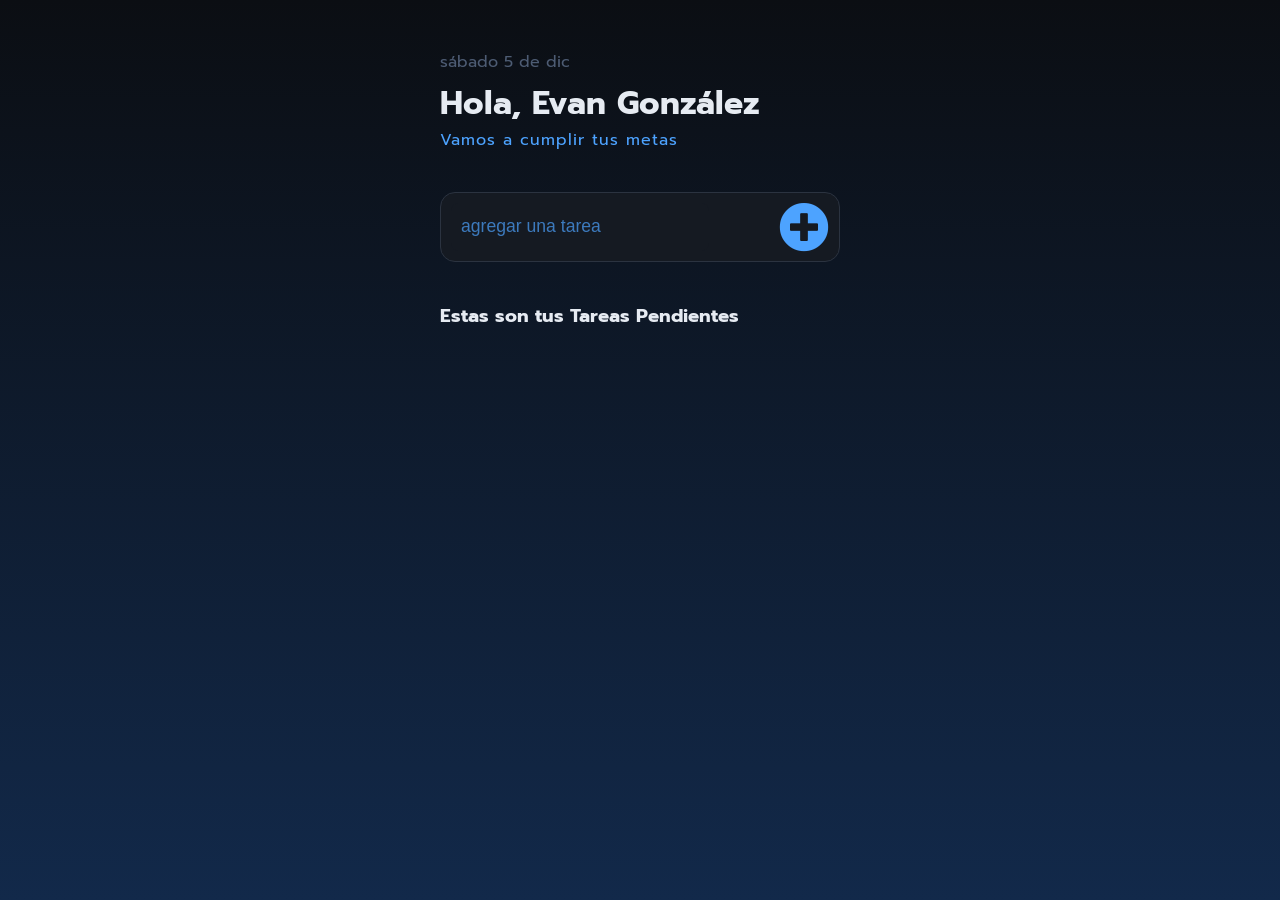
<file: HTML, CSS, JavaScript/First Projects/APP DO LIST/index.html>
<!DOCTYPE html>
<html lang="en">
<head>
    <meta charset="UTF-8">
    <meta http-equiv="X-UA-Compatible" content="IE=edge">
    <meta name="viewport" content="width=device-width, initial-scale=1.0">
    <title>APP TO DO LIST</title>  
    <link rel="preconnect" href="https://fonts.googleapis.com">
    <link rel="preconnect" href="https://fonts.gstatic.com" crossorigin>
    <link href="https://fonts.googleapis.com/css2?family=Prompt:wght@400;600&display=swap" rel="stylesheet">
    <link rel="stylesheet" href="https://cdnjs.cloudflare.com/ajax/libs/font-awesome/5.15.4/css/all.min.css">
    <link rel="stylesheet" href="styles.css">
</head>
<body>
    
<div class="container">
    <div class="perfil">
        <div id="fecha"></div>
        <h1>Hola, Evan González </h1>
        <span>Vamos a cumplir tus metas</span>
    </div>

    <div class="agregar-tarea">
        <input type="text" id="input" placeholder="agregar una tarea">
        <i id="boton-enter"class="fas fa-plus-circle"></i>
    </div>

    
    <div class="seccion-tarea">
        <h3>Estas son tus Tareas Pendientes </h3>
        <ul id="lista">
            <!-- <li id="elemento">
                <i class="far fa-circle co" data="realizado" id="0"></i>
                <p class="text"> Hacer la tarea de matematicas </p>
                <i class="fas fa-trash de" data="eliminado" id="0"></i> 
            </li>
            <li id="elemento">
                <i class="far fa-circle co" data="realizado" id="0"></i>
                <p class="text"> Lavar la ropa </p>
                <i class="fas fa-trash de" data="eliminado" id="0"></i> 
            </li> -->
        </ul>
    </div>   
</div>
<script src="app.js"></script>
</body>
</html>
</file>
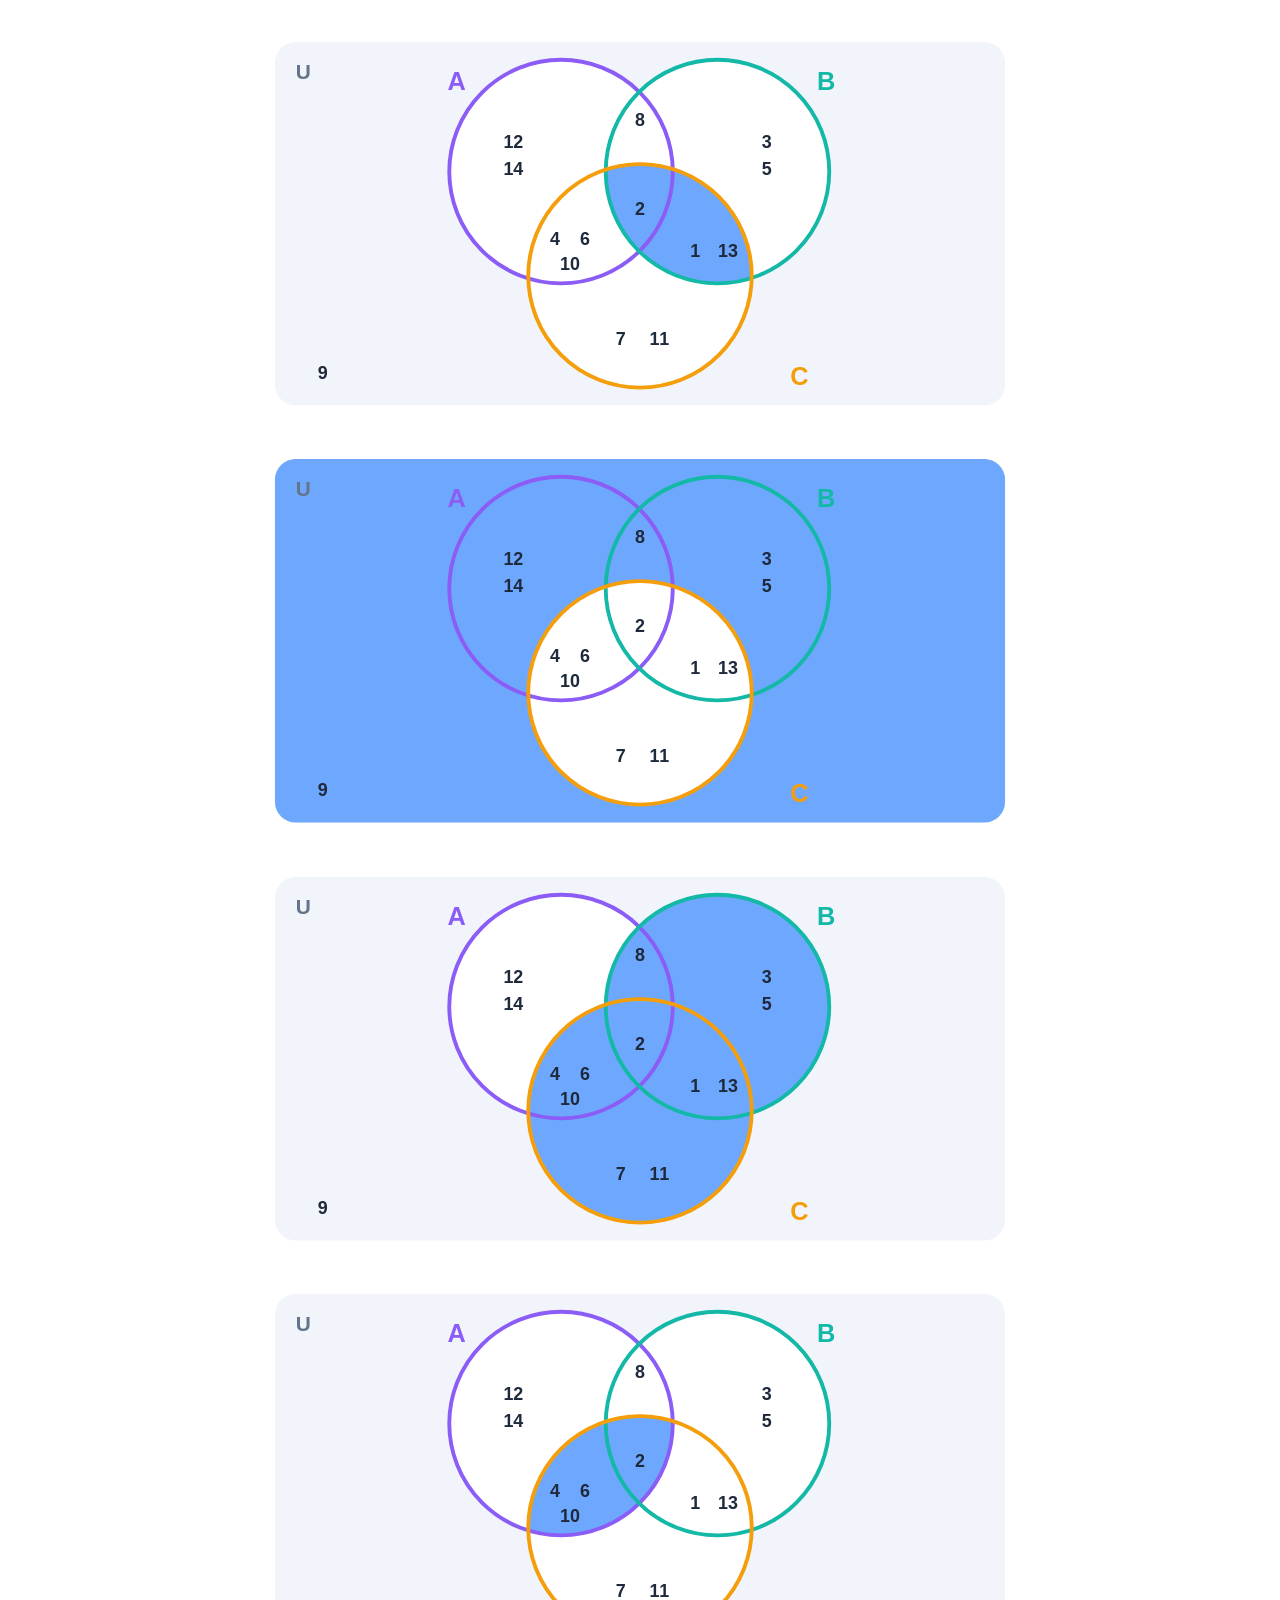
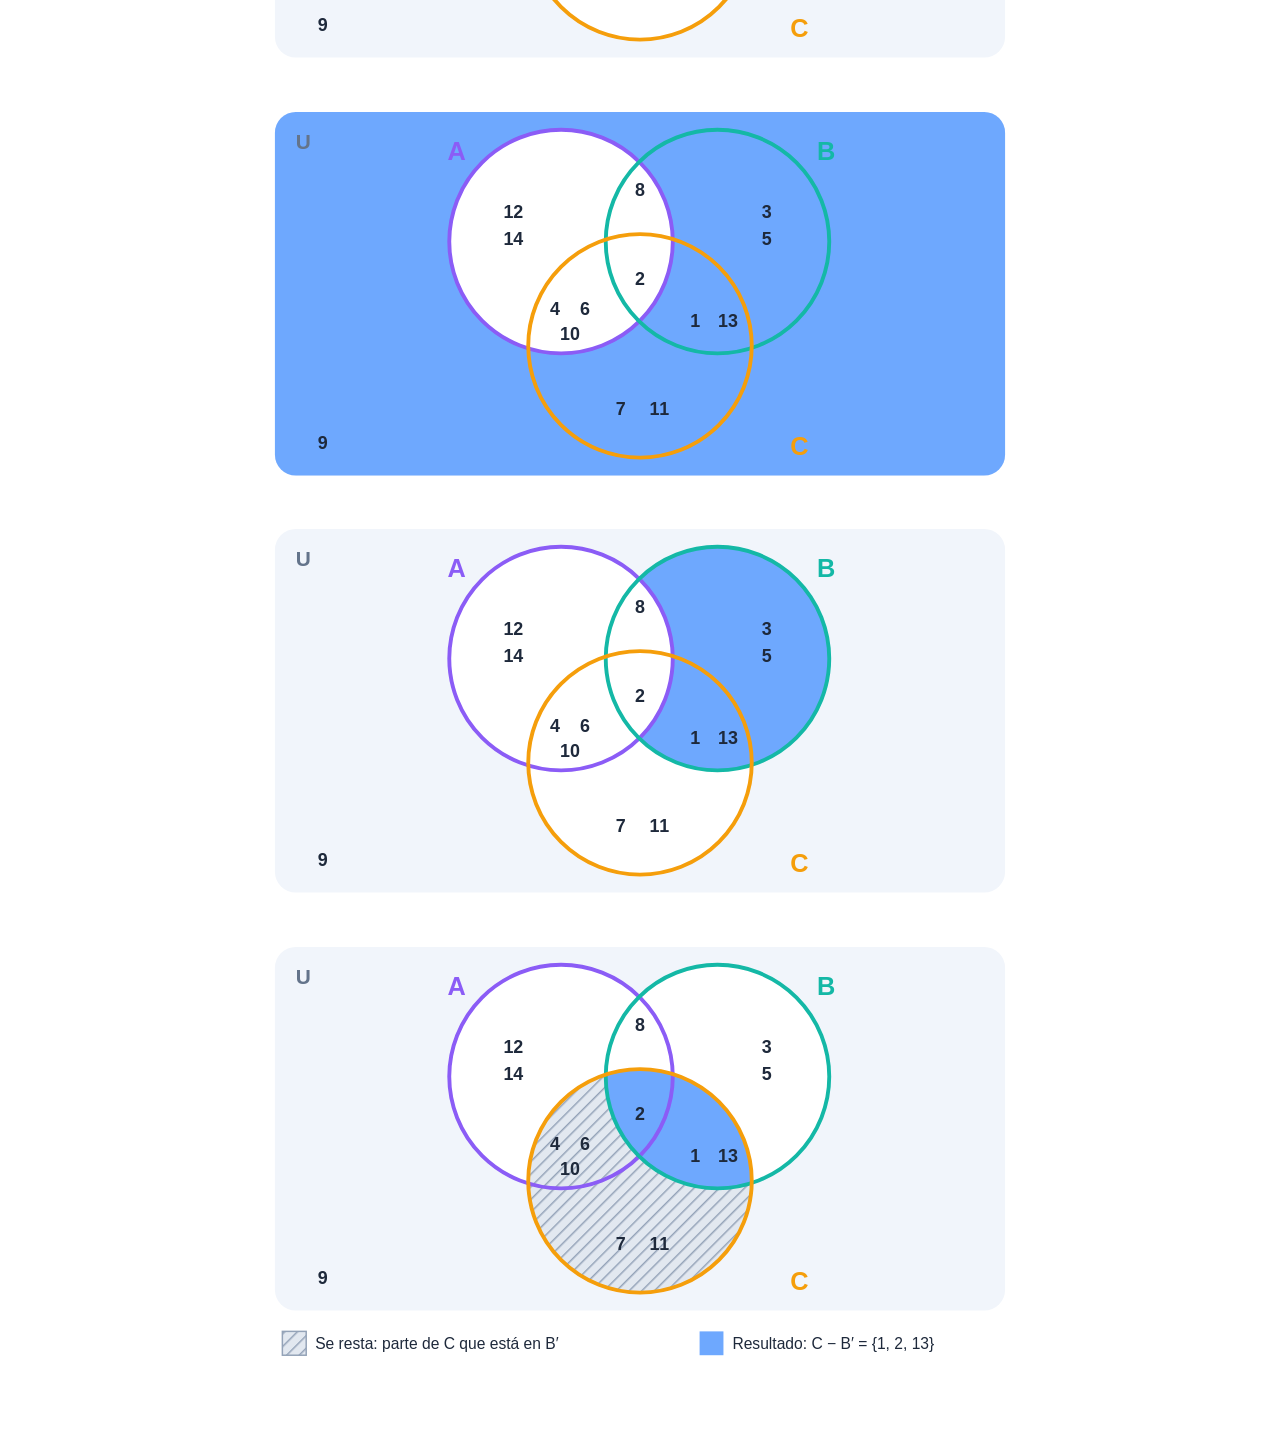
<file: HTML, CSS, JavaScript/First Projects/Diagramas de Venn/index.html>
<!DOCTYPE html>
<html lang="es">
  <head>
    <meta charset="UTF-8">
    <meta name="viewport" content="width=device-width, initial-scale=1.0">
    <title>R3. Diagramas de Venn</title>
    <link rel="stylesheet" href="styles.css">
  </head>
  <body>
    <main class="contenedor-diagramas">
      <section class="inciso" id="inciso-a">
        <figure class="diagrama" id="diagrama-a">
          <svg class="diagrama-venn" viewBox="-70 0 510 260" role="img" aria-labelledby="titulo-a">
            <title id="titulo-a">Diagrama de Venn: B ∩ C</title>
            <defs>
              <clipPath id="recorte-circulo-c-a">
                <circle cx="185" cy="165" r="75" />
              </clipPath>
            </defs>
            <rect class="universo" x="-60" y="8" width="490" height="244" rx="14" />
            <circle class="conjunto" cx="132" cy="95" r="75" />
            <circle class="conjunto" cx="237" cy="95" r="75" />
            <circle class="conjunto" cx="185" cy="165" r="75" />
            <circle class="zona-resaltada" cx="237" cy="95" r="75" clip-path="url(#recorte-circulo-c-a)" />
            <circle class="borde borde-a" cx="132" cy="95" r="75" />
            <circle class="borde borde-b" cx="237" cy="95" r="75" />
            <circle class="borde borde-c" cx="185" cy="165" r="75" />
            <g class="elementos elementos-solo-a">
              <text x="100" y="75" dy=".35em">12</text>
              <text x="100" y="93" dy=".35em">14</text>
            </g>
            <g class="elementos elementos-solo-b">
              <text x="270" y="75" dy=".35em">3</text>
              <text x="270" y="93" dy=".35em">5</text>
            </g>
            <g class="elementos elementos-solo-c">
              <text x="172" y="207" dy=".35em">7</text>
              <text x="198" y="207" dy=".35em">11</text>
            </g>
            <g class="elementos elementos-a-y-b">
              <text x="185" y="60" dy=".35em">8</text>
            </g>
            <g class="elementos elementos-a-y-c">
              <text x="128" y="140" dy=".35em">4</text>
              <text x="148" y="140" dy=".35em">6</text>
              <text x="138" y="157" dy=".35em">10</text>
            </g>
            <g class="elementos elementos-b-y-c">
              <text x="222" y="148" dy=".35em">1</text>
              <text x="244" y="148" dy=".35em">13</text>
            </g>
            <g class="elementos elementos-a-b-c">
              <text x="185" y="120" dy=".35em">2</text>
            </g>
            <g class="elementos elementos-fuera">
              <text x="-28" y="230" dy=".35em">9</text>
            </g>
            <text class="nombre-conjunto nombre-a" x="62" y="34" dy=".35em">A</text>
            <text class="nombre-conjunto nombre-b" x="310" y="34" dy=".35em">B</text>
            <text class="nombre-conjunto nombre-c" x="292" y="232" dy=".35em">C</text>
            <text class="nombre-universo" x="-46" y="28" dy=".35em">U</text>
          </svg>
        </figure>
      </section>
      <section class="inciso" id="inciso-b">
        <figure class="diagrama" id="diagrama-b">
          <svg class="diagrama-venn" viewBox="-70 0 510 260" role="img" aria-labelledby="titulo-b">
            <title id="titulo-b">Diagrama de Venn: C′</title>
            <defs>
              <clipPath id="recorte-circulo-c-b">
                <circle cx="185" cy="165" r="75" />
              </clipPath>
            </defs>
            <rect class="universo" x="-60" y="8" width="490" height="244" rx="14" />
            <circle class="conjunto" cx="132" cy="95" r="75" />
            <circle class="conjunto" cx="237" cy="95" r="75" />
            <circle class="conjunto" cx="185" cy="165" r="75" />
            <rect class="zona-resaltada" x="-60" y="8" width="490" height="244" rx="14" />
            <circle class="conjunto-tapa" cx="185" cy="165" r="75" />
            <circle class="borde borde-a" cx="132" cy="95" r="75" />
            <circle class="borde borde-b" cx="237" cy="95" r="75" />
            <circle class="borde borde-c" cx="185" cy="165" r="75" />
            <g class="elementos elementos-solo-a">
              <text x="100" y="75" dy=".35em">12</text>
              <text x="100" y="93" dy=".35em">14</text>
            </g>
            <g class="elementos elementos-solo-b">
              <text x="270" y="75" dy=".35em">3</text>
              <text x="270" y="93" dy=".35em">5</text>
            </g>
            <g class="elementos elementos-solo-c">
              <text x="172" y="207" dy=".35em">7</text>
              <text x="198" y="207" dy=".35em">11</text>
            </g>
            <g class="elementos elementos-a-y-b">
              <text x="185" y="60" dy=".35em">8</text>
            </g>
            <g class="elementos elementos-a-y-c">
              <text x="128" y="140" dy=".35em">4</text>
              <text x="148" y="140" dy=".35em">6</text>
              <text x="138" y="157" dy=".35em">10</text>
            </g>
            <g class="elementos elementos-b-y-c">
              <text x="222" y="148" dy=".35em">1</text>
              <text x="244" y="148" dy=".35em">13</text>
            </g>
            <g class="elementos elementos-a-b-c">
              <text x="185" y="120" dy=".35em">2</text>
            </g>
            <g class="elementos elementos-fuera">
              <text x="-28" y="230" dy=".35em">9</text>
            </g>
            <text class="nombre-conjunto nombre-a" x="62" y="34" dy=".35em">A</text>
            <text class="nombre-conjunto nombre-b" x="310" y="34" dy=".35em">B</text>
            <text class="nombre-conjunto nombre-c" x="292" y="232" dy=".35em">C</text>
            <text class="nombre-universo" x="-46" y="28" dy=".35em">U</text>
          </svg>
        </figure>
      </section>
      <section class="inciso" id="inciso-c">
        <figure class="diagrama" id="diagrama-c">
          <svg class="diagrama-venn" viewBox="-70 0 510 260" role="img" aria-labelledby="titulo-c">
            <title id="titulo-c">Diagrama de Venn: B ∪ C</title>
            <defs>
              <clipPath id="recorte-circulo-c-c">
                <circle cx="185" cy="165" r="75" />
              </clipPath>
            </defs>
            <rect class="universo" x="-60" y="8" width="490" height="244" rx="14" />
            <circle class="conjunto" cx="132" cy="95" r="75" />
            <circle class="conjunto" cx="237" cy="95" r="75" />
            <circle class="conjunto" cx="185" cy="165" r="75" />
            <circle class="zona-resaltada" cx="237" cy="95" r="75" />
            <circle class="zona-resaltada" cx="185" cy="165" r="75" />
            <circle class="borde borde-a" cx="132" cy="95" r="75" />
            <circle class="borde borde-b" cx="237" cy="95" r="75" />
            <circle class="borde borde-c" cx="185" cy="165" r="75" />
            <g class="elementos elementos-solo-a">
              <text x="100" y="75" dy=".35em">12</text>
              <text x="100" y="93" dy=".35em">14</text>
            </g>
            <g class="elementos elementos-solo-b">
              <text x="270" y="75" dy=".35em">3</text>
              <text x="270" y="93" dy=".35em">5</text>
            </g>
            <g class="elementos elementos-solo-c">
              <text x="172" y="207" dy=".35em">7</text>
              <text x="198" y="207" dy=".35em">11</text>
            </g>
            <g class="elementos elementos-a-y-b">
              <text x="185" y="60" dy=".35em">8</text>
            </g>
            <g class="elementos elementos-a-y-c">
              <text x="128" y="140" dy=".35em">4</text>
              <text x="148" y="140" dy=".35em">6</text>
              <text x="138" y="157" dy=".35em">10</text>
            </g>
            <g class="elementos elementos-b-y-c">
              <text x="222" y="148" dy=".35em">1</text>
              <text x="244" y="148" dy=".35em">13</text>
            </g>
            <g class="elementos elementos-a-b-c">
              <text x="185" y="120" dy=".35em">2</text>
            </g>
            <g class="elementos elementos-fuera">
              <text x="-28" y="230" dy=".35em">9</text>
            </g>
            <text class="nombre-conjunto nombre-a" x="62" y="34" dy=".35em">A</text>
            <text class="nombre-conjunto nombre-b" x="310" y="34" dy=".35em">B</text>
            <text class="nombre-conjunto nombre-c" x="292" y="232" dy=".35em">C</text>
            <text class="nombre-universo" x="-46" y="28" dy=".35em">U</text>
          </svg>
        </figure>
      </section>
      <section class="inciso" id="inciso-d">
        <figure class="diagrama" id="diagrama-d">
          <svg class="diagrama-venn" viewBox="-70 0 510 260" role="img" aria-labelledby="titulo-d">
            <title id="titulo-d">Diagrama de Venn: A ∩ C</title>
            <defs>
              <clipPath id="recorte-circulo-c-d">
                <circle cx="185" cy="165" r="75" />
              </clipPath>
            </defs>
            <rect class="universo" x="-60" y="8" width="490" height="244" rx="14" />
            <circle class="conjunto" cx="132" cy="95" r="75" />
            <circle class="conjunto" cx="237" cy="95" r="75" />
            <circle class="conjunto" cx="185" cy="165" r="75" />
            <circle class="zona-resaltada" cx="132" cy="95" r="75" clip-path="url(#recorte-circulo-c-d)" />
            <circle class="borde borde-a" cx="132" cy="95" r="75" />
            <circle class="borde borde-b" cx="237" cy="95" r="75" />
            <circle class="borde borde-c" cx="185" cy="165" r="75" />
            <g class="elementos elementos-solo-a">
              <text x="100" y="75" dy=".35em">12</text>
              <text x="100" y="93" dy=".35em">14</text>
            </g>
            <g class="elementos elementos-solo-b">
              <text x="270" y="75" dy=".35em">3</text>
              <text x="270" y="93" dy=".35em">5</text>
            </g>
            <g class="elementos elementos-solo-c">
              <text x="172" y="207" dy=".35em">7</text>
              <text x="198" y="207" dy=".35em">11</text>
            </g>
            <g class="elementos elementos-a-y-b">
              <text x="185" y="60" dy=".35em">8</text>
            </g>
            <g class="elementos elementos-a-y-c">
              <text x="128" y="140" dy=".35em">4</text>
              <text x="148" y="140" dy=".35em">6</text>
              <text x="138" y="157" dy=".35em">10</text>
            </g>
            <g class="elementos elementos-b-y-c">
              <text x="222" y="148" dy=".35em">1</text>
              <text x="244" y="148" dy=".35em">13</text>
            </g>
            <g class="elementos elementos-a-b-c">
              <text x="185" y="120" dy=".35em">2</text>
            </g>
            <g class="elementos elementos-fuera">
              <text x="-28" y="230" dy=".35em">9</text>
            </g>
            <text class="nombre-conjunto nombre-a" x="62" y="34" dy=".35em">A</text>
            <text class="nombre-conjunto nombre-b" x="310" y="34" dy=".35em">B</text>
            <text class="nombre-conjunto nombre-c" x="292" y="232" dy=".35em">C</text>
            <text class="nombre-universo" x="-46" y="28" dy=".35em">U</text>
          </svg>
        </figure>
      </section>
      <section class="inciso" id="inciso-e">
        <figure class="diagrama" id="diagrama-e">
          <svg class="diagrama-venn" viewBox="-70 0 510 260" role="img" aria-labelledby="titulo-e">
            <title id="titulo-e">Diagrama de Venn: A′</title>
            <defs>
              <clipPath id="recorte-circulo-c-e">
                <circle cx="185" cy="165" r="75" />
              </clipPath>
            </defs>
            <rect class="universo" x="-60" y="8" width="490" height="244" rx="14" />
            <circle class="conjunto" cx="132" cy="95" r="75" />
            <circle class="conjunto" cx="237" cy="95" r="75" />
            <circle class="conjunto" cx="185" cy="165" r="75" />
            <rect class="zona-resaltada" x="-60" y="8" width="490" height="244" rx="14" />
            <circle class="conjunto-tapa" cx="132" cy="95" r="75" />
            <circle class="borde borde-a" cx="132" cy="95" r="75" />
            <circle class="borde borde-b" cx="237" cy="95" r="75" />
            <circle class="borde borde-c" cx="185" cy="165" r="75" />
            <g class="elementos elementos-solo-a">
              <text x="100" y="75" dy=".35em">12</text>
              <text x="100" y="93" dy=".35em">14</text>
            </g>
            <g class="elementos elementos-solo-b">
              <text x="270" y="75" dy=".35em">3</text>
              <text x="270" y="93" dy=".35em">5</text>
            </g>
            <g class="elementos elementos-solo-c">
              <text x="172" y="207" dy=".35em">7</text>
              <text x="198" y="207" dy=".35em">11</text>
            </g>
            <g class="elementos elementos-a-y-b">
              <text x="185" y="60" dy=".35em">8</text>
            </g>
            <g class="elementos elementos-a-y-c">
              <text x="128" y="140" dy=".35em">4</text>
              <text x="148" y="140" dy=".35em">6</text>
              <text x="138" y="157" dy=".35em">10</text>
            </g>
            <g class="elementos elementos-b-y-c">
              <text x="222" y="148" dy=".35em">1</text>
              <text x="244" y="148" dy=".35em">13</text>
            </g>
            <g class="elementos elementos-a-b-c">
              <text x="185" y="120" dy=".35em">2</text>
            </g>
            <g class="elementos elementos-fuera">
              <text x="-28" y="230" dy=".35em">9</text>
            </g>
            <text class="nombre-conjunto nombre-a" x="62" y="34" dy=".35em">A</text>
            <text class="nombre-conjunto nombre-b" x="310" y="34" dy=".35em">B</text>
            <text class="nombre-conjunto nombre-c" x="292" y="232" dy=".35em">C</text>
            <text class="nombre-universo" x="-46" y="28" dy=".35em">U</text>
          </svg>
        </figure>
      </section>
      <section class="inciso" id="inciso-f">
        <figure class="diagrama" id="diagrama-f">
          <svg class="diagrama-venn" viewBox="-70 0 510 260" role="img" aria-labelledby="titulo-f">
            <title id="titulo-f">Diagrama de Venn: B − A</title>
            <defs>
              <clipPath id="recorte-circulo-c-f">
                <circle cx="185" cy="165" r="75" />
              </clipPath>
            </defs>
            <rect class="universo" x="-60" y="8" width="490" height="244" rx="14" />
            <circle class="conjunto" cx="132" cy="95" r="75" />
            <circle class="conjunto" cx="237" cy="95" r="75" />
            <circle class="conjunto" cx="185" cy="165" r="75" />
            <circle class="zona-resaltada" cx="237" cy="95" r="75" />
            <circle class="conjunto-tapa" cx="132" cy="95" r="75" />
            <circle class="borde borde-a" cx="132" cy="95" r="75" />
            <circle class="borde borde-b" cx="237" cy="95" r="75" />
            <circle class="borde borde-c" cx="185" cy="165" r="75" />
            <g class="elementos elementos-solo-a">
              <text x="100" y="75" dy=".35em">12</text>
              <text x="100" y="93" dy=".35em">14</text>
            </g>
            <g class="elementos elementos-solo-b">
              <text x="270" y="75" dy=".35em">3</text>
              <text x="270" y="93" dy=".35em">5</text>
            </g>
            <g class="elementos elementos-solo-c">
              <text x="172" y="207" dy=".35em">7</text>
              <text x="198" y="207" dy=".35em">11</text>
            </g>
            <g class="elementos elementos-a-y-b">
              <text x="185" y="60" dy=".35em">8</text>
            </g>
            <g class="elementos elementos-a-y-c">
              <text x="128" y="140" dy=".35em">4</text>
              <text x="148" y="140" dy=".35em">6</text>
              <text x="138" y="157" dy=".35em">10</text>
            </g>
            <g class="elementos elementos-b-y-c">
              <text x="222" y="148" dy=".35em">1</text>
              <text x="244" y="148" dy=".35em">13</text>
            </g>
            <g class="elementos elementos-a-b-c">
              <text x="185" y="120" dy=".35em">2</text>
            </g>
            <g class="elementos elementos-fuera">
              <text x="-28" y="230" dy=".35em">9</text>
            </g>
            <text class="nombre-conjunto nombre-a" x="62" y="34" dy=".35em">A</text>
            <text class="nombre-conjunto nombre-b" x="310" y="34" dy=".35em">B</text>
            <text class="nombre-conjunto nombre-c" x="292" y="232" dy=".35em">C</text>
            <text class="nombre-universo" x="-46" y="28" dy=".35em">U</text>
          </svg>
        </figure>
      </section>
      <section class="inciso" id="inciso-g">
        <figure class="diagrama" id="diagrama-g">
          <svg class="diagrama-venn" viewBox="-70 0 510 300" role="img" aria-labelledby="titulo-g">
            <title id="titulo-g">Diagrama de Venn: C − B′</title>
            <defs>
              <pattern id="rayas-resta" width="6" height="6" patternUnits="userSpaceOnUse" patternTransform="rotate(45)">
                <rect class="rayas-fondo" width="6" height="6" />
                <line class="rayas-linea" x1="0" y1="0" x2="0" y2="6" />
              </pattern>
              <clipPath id="recorte-circulo-c-g">
                <circle cx="185" cy="165" r="75" />
              </clipPath>
            </defs>
            <rect class="universo" x="-60" y="8" width="490" height="244" rx="14" />
            <circle class="conjunto" cx="132" cy="95" r="75" />
            <circle class="conjunto" cx="237" cy="95" r="75" />
            <circle class="conjunto" cx="185" cy="165" r="75" />
            <!-- C completo con rayas: es lo que se va a restar -->
            <circle class="parte-restada" cx="185" cy="165" r="75" />
            <!-- B se vuelve a pintar de blanco y solo queda azul lo que sobrevive de C -->
            <circle class="conjunto" cx="237" cy="95" r="75" />
            <circle class="zona-resaltada" cx="237" cy="95" r="75" clip-path="url(#recorte-circulo-c-g)" />
            <circle class="borde borde-a" cx="132" cy="95" r="75" />
            <circle class="borde borde-b" cx="237" cy="95" r="75" />
            <circle class="borde borde-c" cx="185" cy="165" r="75" />
            <g class="elementos elementos-solo-a">
              <text x="100" y="75" dy=".35em">12</text>
              <text x="100" y="93" dy=".35em">14</text>
            </g>
            <g class="elementos elementos-solo-b">
              <text x="270" y="75" dy=".35em">3</text>
              <text x="270" y="93" dy=".35em">5</text>
            </g>
            <g class="elementos elementos-solo-c">
              <text x="172" y="207" dy=".35em">7</text>
              <text x="198" y="207" dy=".35em">11</text>
            </g>
            <g class="elementos elementos-a-y-b">
              <text x="185" y="60" dy=".35em">8</text>
            </g>
            <g class="elementos elementos-a-y-c">
              <text x="128" y="140" dy=".35em">4</text>
              <text x="148" y="140" dy=".35em">6</text>
              <text x="138" y="157" dy=".35em">10</text>
            </g>
            <g class="elementos elementos-b-y-c">
              <text x="222" y="148" dy=".35em">1</text>
              <text x="244" y="148" dy=".35em">13</text>
            </g>
            <g class="elementos elementos-a-b-c">
              <text x="185" y="120" dy=".35em">2</text>
            </g>
            <g class="elementos elementos-fuera">
              <text x="-28" y="230" dy=".35em">9</text>
            </g>
            <text class="nombre-conjunto nombre-a" x="62" y="34" dy=".35em">A</text>
            <text class="nombre-conjunto nombre-b" x="310" y="34" dy=".35em">B</text>
            <text class="nombre-conjunto nombre-c" x="292" y="232" dy=".35em">C</text>
            <text class="nombre-universo" x="-46" y="28" dy=".35em">U</text>
            <g class="leyenda">
              <rect class="muestra-restada" x="-55" y="266" width="16" height="16" />
              <text x="-33" y="274" dy=".35em">Se resta: parte de C que está en B′</text>
              <rect class="muestra-resultado" x="225" y="266" width="16" height="16" />
              <text x="247" y="274" dy=".35em">Resultado: C − B′ = {1, 2, 13}</text>
            </g>
          </svg>
        </figure>
      </section>
    </main>
  </body>
</html>
</file>
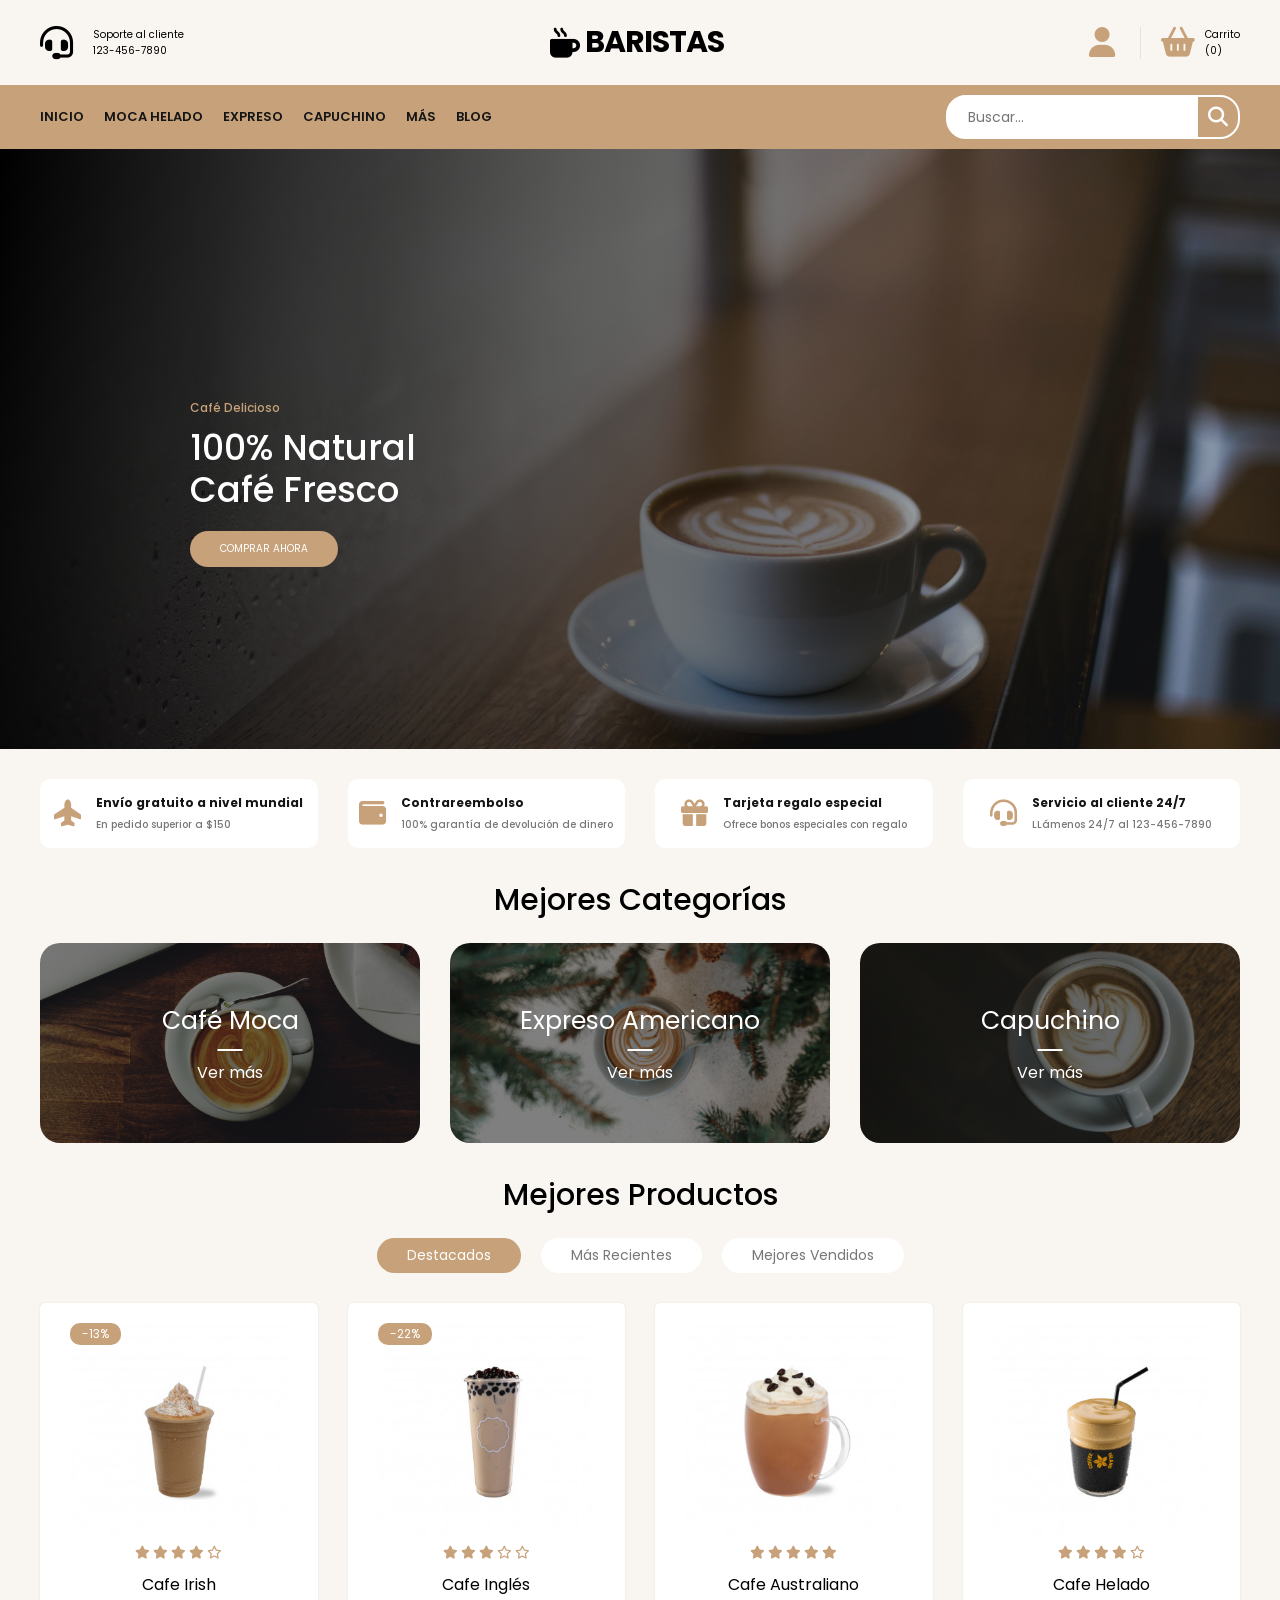
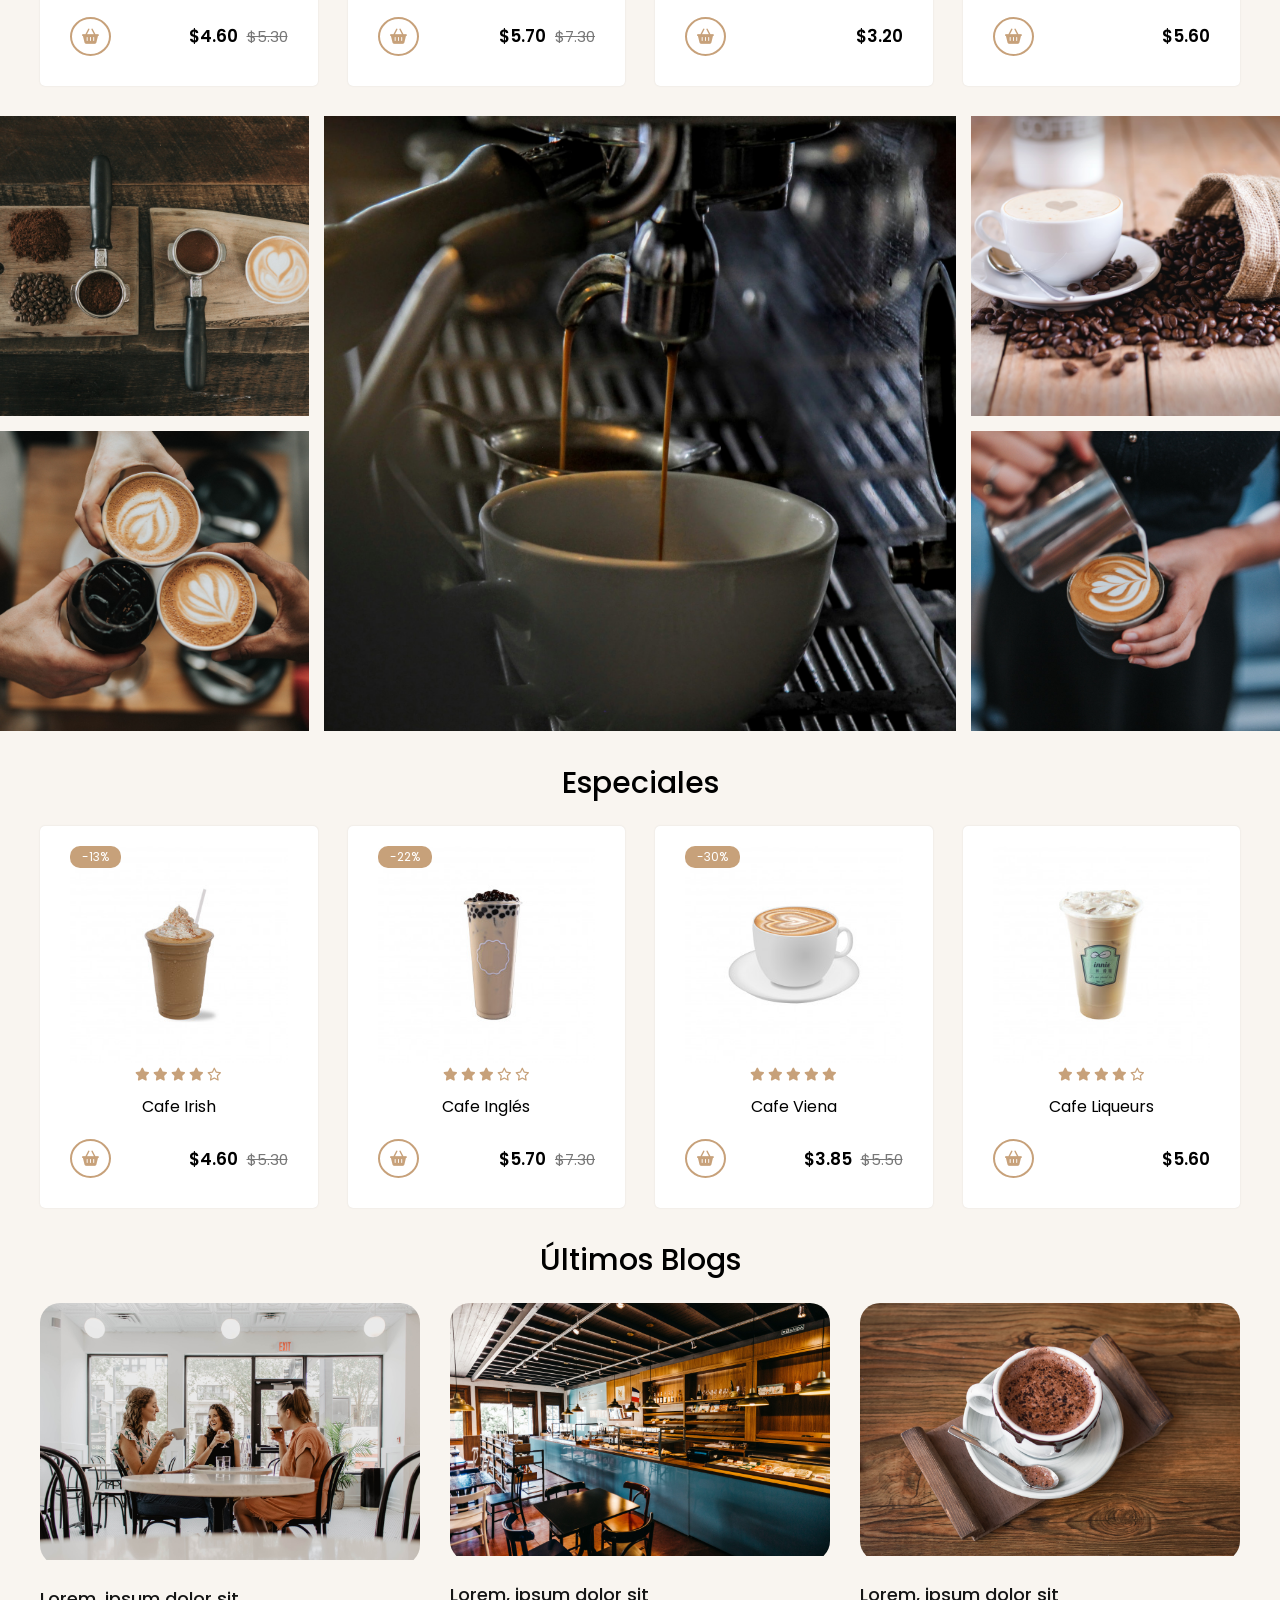
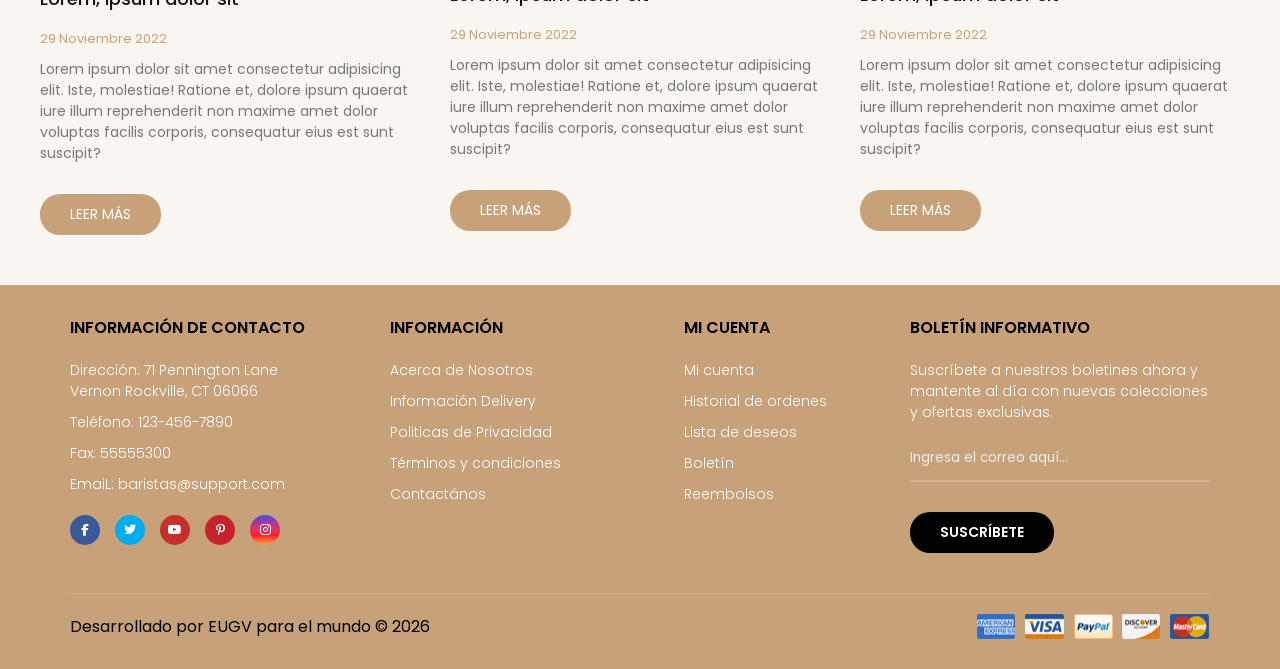
<file: HTML, CSS, JavaScript/First Projects/Web-Site-Coffee/index.html>
<!DOCTYPE html>
<html lang="en">
	<head>
		<meta charset="UTF-8" />
		<meta http-equiv="X-UA-Compatible" content="IE=edge" />
		<meta
			name="viewport"
			content="width=device-width, initial-scale=1.0"
		/>
		<title>EUGV Coffee</title>
		<link rel="stylesheet" href="styles.css" />
		<link rel="stylesheet" href="https://cdnjs.cloudflare.com/ajax/libs/font-awesome/6.7.2/css/all.min.css" integrity="sha512-Evv84Mr4kqVGRNSgIGL/F/aIDqQb7xQ2vcrdIwxfjThSH8CSR7PBEakCr51Ck+w+/U6swU2Im1vVX0SVk9ABhg==" crossorigin="anonymous" referrerpolicy="no-referrer" />
	</head>
	<body>
		<header>
			<div class="container-hero">
				<div class="container hero">
					<div class="customer-support">
						<i class="fa-solid fa-headset"></i>
						<div class="content-customer-support">
							<span class="text">Soporte al cliente</span>
							<span class="number">123-456-7890</span>
						</div>
					</div>

					<div class="container-logo">
						<i class="fa-solid fa-mug-hot"></i>
						<h1 class="logo"><a href="/">Baristas</a></h1>
					</div>

					<div class="container-user">
						<i class="fa-solid fa-user"></i>
						<i class="fa-solid fa-basket-shopping"></i>
						<div class="content-shopping-cart">
							<span class="text">Carrito</span>
							<span class="number">(0)</span>
						</div>
					</div>
				</div>
			</div>

			<div class="container-navbar">
				<nav class="navbar container">
					<i class="fa-solid fa-bars"></i>
					<ul class="menu">
						<li><a href="#">Inicio</a></li>
						<li><a href="#">Moca Helado</a></li>
						<li><a href="#">Expreso</a></li>
						<li><a href="#">Capuchino</a></li>
						<li><a href="#">Más</a></li>
						<li><a href="#">Blog</a></li>
					</ul>

					<form class="search-form">
						<input type="search" placeholder="Buscar..." />
						<button class="btn-search">
							<i class="fa-solid fa-magnifying-glass"></i>
						</button>
					</form>
				</nav>
			</div>
		</header>

		<section class="banner">
			<div class="content-banner">
				<p>Café Delicioso</p>
				<h2>100% Natural <br />Café Fresco</h2>
				<a href="#">Comprar ahora</a>
			</div>
		</section>

		<main class="main-content">
			<section class="container container-features">
				<div class="card-feature">
					<i class="fa-solid fa-plane-up"></i>
					<div class="feature-content">
						<span>Envío gratuito a nivel mundial</span>
						<p>En pedido superior a $150</p>
					</div>
				</div>
				<div class="card-feature">
					<i class="fa-solid fa-wallet"></i>
					<div class="feature-content">
						<span>Contrareembolso</span>
						<p>100% garantía de devolución de dinero</p>
					</div>
				</div>
				<div class="card-feature">
					<i class="fa-solid fa-gift"></i>
					<div class="feature-content">
						<span>Tarjeta regalo especial</span>
						<p>Ofrece bonos especiales con regalo</p>
					</div>
				</div>
				<div class="card-feature">
					<i class="fa-solid fa-headset"></i>
					<div class="feature-content">
						<span>Servicio al cliente 24/7</span>
						<p>LLámenos 24/7 al 123-456-7890</p>
					</div>
				</div>
			</section>

			<section class="container top-categories">
				<h1 class="heading-1">Mejores Categorías</h1>
				<div class="container-categories">
					<div class="card-category category-moca">
						<p>Café moca</p>
						<span>Ver más</span>
					</div>
					<div class="card-category category-expreso">
						<p>Expreso Americano</p>
						<span>Ver más</span>
					</div>
					<div class="card-category category-capuchino">
						<p>Capuchino</p>
						<span>Ver más</span>
					</div>
				</div>
			</section>

			<section class="container top-products">
				<h1 class="heading-1">Mejores Productos</h1>

				<div class="container-options">
					<span class="active">Destacados</span>
					<span>Más recientes</span>
					<span>Mejores Vendidos</span>
				</div>

				<div class="container-products">
					<!-- Producto 1 -->
					<div class="card-product">
						<div class="container-img">
							<img src="img/cafe-irish.jpg" alt="Cafe Irish" />
							<span class="discount">-13%</span>
							<div class="button-group">
								<span>
									<i class="fa-regular fa-eye"></i>
								</span>
								<span>
									<i class="fa-regular fa-heart"></i>
								</span>
								<span>
									<i class="fa-solid fa-code-compare"></i>
								</span>
							</div>
						</div>
						<div class="content-card-product">
							<div class="stars">
								<i class="fa-solid fa-star"></i>
								<i class="fa-solid fa-star"></i>
								<i class="fa-solid fa-star"></i>
								<i class="fa-solid fa-star"></i>
								<i class="fa-regular fa-star"></i>
							</div>
							<h3>Cafe Irish</h3>
							<span class="add-cart">
								<i class="fa-solid fa-basket-shopping"></i>
							</span>
							<p class="price">$4.60 <span>$5.30</span></p>
						</div>
					</div>
					<!-- Producto 2 -->
					<div class="card-product">
						<div class="container-img">
							<img
								src="img/cafe-ingles.jpg"
								alt="Cafe incafe-ingles.jpg"
							/>
							<span class="discount">-22%</span>
							<div class="button-group">
								<span>
									<i class="fa-regular fa-eye"></i>
								</span>
								<span>
									<i class="fa-regular fa-heart"></i>
								</span>
								<span>
									<i class="fa-solid fa-code-compare"></i>
								</span>
							</div>
						</div>
						<div class="content-card-product">
							<div class="stars">
								<i class="fa-solid fa-star"></i>
								<i class="fa-solid fa-star"></i>
								<i class="fa-solid fa-star"></i>
								<i class="fa-regular fa-star"></i>
								<i class="fa-regular fa-star"></i>
							</div>
							<h3>Cafe Inglés</h3>
							<span class="add-cart">
								<i class="fa-solid fa-basket-shopping"></i>
							</span>
							<p class="price">$5.70 <span>$7.30</span></p>
						</div>
					</div>
					<!--  -->
					<div class="card-product">
						<div class="container-img">
							<img
								src="img/cafe-australiano.jpg"
								alt="Cafe Australiano"
							/>
							<div class="button-group">
								<span>
									<i class="fa-regular fa-eye"></i>
								</span>
								<span>
									<i class="fa-regular fa-heart"></i>
								</span>
								<span>
									<i class="fa-solid fa-code-compare"></i>
								</span>
							</div>
						</div>
						<div class="content-card-product">
							<div class="stars">
								<i class="fa-solid fa-star"></i>
								<i class="fa-solid fa-star"></i>
								<i class="fa-solid fa-star"></i>
								<i class="fa-solid fa-star"></i>
								<i class="fa-solid fa-star"></i>
							</div>
							<h3>Cafe Australiano</h3>
							<span class="add-cart">
								<i class="fa-solid fa-basket-shopping"></i>
							</span>
							<p class="price">$3.20</p>
						</div>
					</div>
					<!--  -->
					<div class="card-product">
						<div class="container-img">
							<img src="img/cafe-helado.jpg" alt="Cafe Helado" />
							<div class="button-group">
								<span>
									<i class="fa-regular fa-eye"></i>
								</span>
								<span>
									<i class="fa-regular fa-heart"></i>
								</span>
								<span>
									<i class="fa-solid fa-code-compare"></i>
								</span>
							</div>
						</div>
						<div class="content-card-product">
							<div class="stars">
								<i class="fa-solid fa-star"></i>
								<i class="fa-solid fa-star"></i>
								<i class="fa-solid fa-star"></i>
								<i class="fa-solid fa-star"></i>
								<i class="fa-regular fa-star"></i>
							</div>
							<h3>Cafe Helado</h3>
							<span class="add-cart">
								<i class="fa-solid fa-basket-shopping"></i>
							</span>
							<p class="price">$5.60</p>
						</div>
					</div>
				</div>
			</section>

			<section class="gallery">
				<img
					src="img/gallery1.jpg"
					alt="Gallery Img1"
					class="gallery-img-1"
				/><img
					src="img/gallery2.jpg"
					alt="Gallery Img2"
					class="gallery-img-2"
				/><img
					src="img/gallery3.jpg"
					alt="Gallery Img3"
					class="gallery-img-3"
				/><img
					src="img/gallery4.jpg"
					alt="Gallery Img4"
					class="gallery-img-4"
				/><img
					src="img/gallery5.jpg"
					alt="Gallery Img5"
					class="gallery-img-5"
				/>
			</section>

			<section class="container specials">
				<h1 class="heading-1">Especiales</h1>

				<div class="container-products">
					<!-- Producto 1 -->
					<div class="card-product">
						<div class="container-img">
							<img src="img/cafe-irish.jpg" alt="Cafe Irish" />
							<span class="discount">-13%</span>
							<div class="button-group">
								<span>
									<i class="fa-regular fa-eye"></i>
								</span>
								<span>
									<i class="fa-regular fa-heart"></i>
								</span>
								<span>
									<i class="fa-solid fa-code-compare"></i>
								</span>
							</div>
						</div>
						<div class="content-card-product">
							<div class="stars">
								<i class="fa-solid fa-star"></i>
								<i class="fa-solid fa-star"></i>
								<i class="fa-solid fa-star"></i>
								<i class="fa-solid fa-star"></i>
								<i class="fa-regular fa-star"></i>
							</div>
							<h3>Cafe Irish</h3>
							<span class="add-cart">
								<i class="fa-solid fa-basket-shopping"></i>
							</span>
							<p class="price">$4.60 <span>$5.30</span></p>
						</div>
					</div>
					<!-- Producto 2 -->
					<div class="card-product">
						<div class="container-img">
							<img
								src="img/cafe-ingles.jpg"
								alt="Cafe incafe-ingles.jpg"
							/>
							<span class="discount">-22%</span>
							<div class="button-group">
								<span>
									<i class="fa-regular fa-eye"></i>
								</span>
								<span>
									<i class="fa-regular fa-heart"></i>
								</span>
								<span>
									<i class="fa-solid fa-code-compare"></i>
								</span>
							</div>
						</div>
						<div class="content-card-product">
							<div class="stars">
								<i class="fa-solid fa-star"></i>
								<i class="fa-solid fa-star"></i>
								<i class="fa-solid fa-star"></i>
								<i class="fa-regular fa-star"></i>
								<i class="fa-regular fa-star"></i>
							</div>
							<h3>Cafe Inglés</h3>
							<span class="add-cart">
								<i class="fa-solid fa-basket-shopping"></i>
							</span>
							<p class="price">$5.70 <span>$7.30</span></p>
						</div>
					</div>
					<!--  -->
					<div class="card-product">
						<div class="container-img">
							<img src="img/cafe-viena.jpg" alt="Cafe Viena" />
							<span class="discount">-30%</span>
							<div class="button-group">
								<span>
									<i class="fa-regular fa-eye"></i>
								</span>
								<span>
									<i class="fa-regular fa-heart"></i>
								</span>
								<span>
									<i class="fa-solid fa-code-compare"></i>
								</span>
							</div>
						</div>
						<div class="content-card-product">
							<div class="stars">
								<i class="fa-solid fa-star"></i>
								<i class="fa-solid fa-star"></i>
								<i class="fa-solid fa-star"></i>
								<i class="fa-solid fa-star"></i>
								<i class="fa-solid fa-star"></i>
							</div>
							<h3>Cafe Viena</h3>
							<span class="add-cart">
								<i class="fa-solid fa-basket-shopping"></i>
							</span>
							<p class="price">$3.85 <span>$5.50</span></p>
						</div>
					</div>
					<!--  -->
					<div class="card-product">
						<div class="container-img">
							<img src="img/cafe-liqueurs.jpg" alt="Cafe Liqueurs" />
							<div class="button-group">
								<span>
									<i class="fa-regular fa-eye"></i>
								</span>
								<span>
									<i class="fa-regular fa-heart"></i>
								</span>
								<span>
									<i class="fa-solid fa-code-compare"></i>
								</span>
							</div>
						</div>
						<div class="content-card-product">
							<div class="stars">
								<i class="fa-solid fa-star"></i>
								<i class="fa-solid fa-star"></i>
								<i class="fa-solid fa-star"></i>
								<i class="fa-solid fa-star"></i>
								<i class="fa-regular fa-star"></i>
							</div>
							<h3>Cafe Liqueurs</h3>
							<span class="add-cart">
								<i class="fa-solid fa-basket-shopping"></i>
							</span>
							<p class="price">$5.60</p>
						</div>
					</div>
				</div>
			</section>

			<section class="container blogs">
				<h1 class="heading-1">Últimos Blogs</h1>

				<div class="container-blogs">
					<div class="card-blog">
						<div class="container-img">
							<img src="img/blog-1.jpg" alt="Imagen Blog 1" />
							<div class="button-group-blog">
								<span>
									<i class="fa-solid fa-magnifying-glass"></i>
								</span>
								<span>
									<i class="fa-solid fa-link"></i>
								</span>
							</div>
						</div>
						<div class="content-blog">
							<h3>Lorem, ipsum dolor sit</h3>
							<span>29 Noviembre 2022</span>
							<p>
								Lorem ipsum dolor sit amet consectetur adipisicing
								elit. Iste, molestiae! Ratione et, dolore ipsum
								quaerat iure illum reprehenderit non maxime amet dolor
								voluptas facilis corporis, consequatur eius est sunt
								suscipit?
							</p>
							<div class="btn-read-more">Leer más</div>
						</div>
					</div>
					<div class="card-blog">
						<div class="container-img">
							<img src="img/blog-2.jpg" alt="Imagen Blog 2" />
							<div class="button-group-blog">
								<span>
									<i class="fa-solid fa-magnifying-glass"></i>
								</span>
								<span>
									<i class="fa-solid fa-link"></i>
								</span>
							</div>
						</div>
						<div class="content-blog">
							<h3>Lorem, ipsum dolor sit</h3>
							<span>29 Noviembre 2022</span>
							<p>
								Lorem ipsum dolor sit amet consectetur adipisicing
								elit. Iste, molestiae! Ratione et, dolore ipsum
								quaerat iure illum reprehenderit non maxime amet dolor
								voluptas facilis corporis, consequatur eius est sunt
								suscipit?
							</p>
							<div class="btn-read-more">Leer más</div>
						</div>
					</div>
					<div class="card-blog">
						<div class="container-img">
							<img src="img/blog-3.jpg" alt="Imagen Blog 3" />
							<div class="button-group-blog">
								<span>
									<i class="fa-solid fa-magnifying-glass"></i>
								</span>
								<span>
									<i class="fa-solid fa-link"></i>
								</span>
							</div>
						</div>
						<div class="content-blog">
							<h3>Lorem, ipsum dolor sit</h3>
							<span>29 Noviembre 2022</span>
							<p>
								Lorem ipsum dolor sit amet consectetur adipisicing
								elit. Iste, molestiae! Ratione et, dolore ipsum
								quaerat iure illum reprehenderit non maxime amet dolor
								voluptas facilis corporis, consequatur eius est sunt
								suscipit?
							</p>
							<div class="btn-read-more">Leer más</div>
						</div>
					</div>
				</div>
			</section>
		</main>

		<footer class="footer">
			<div class="container container-footer">
				<div class="menu-footer">
					<div class="contact-info">
						<p class="title-footer">Información de Contacto</p>
						<ul>
							<li>
								Dirección: 71 Pennington Lane Vernon Rockville, CT
								06066
							</li>
							<li>Teléfono: 123-456-7890</li>
							<li>Fax: 55555300</li>
							<li>EmaiL: baristas@support.com</li>
						</ul>
						<div class="social-icons">
							<span class="facebook">
								<i class="fa-brands fa-facebook-f"></i>
							</span>
							<span class="twitter">
								<i class="fa-brands fa-twitter"></i>
							</span>
							<span class="youtube">
								<i class="fa-brands fa-youtube"></i>
							</span>
							<span class="pinterest">
								<i class="fa-brands fa-pinterest-p"></i>
							</span>
							<span class="instagram">
								<i class="fa-brands fa-instagram"></i>
							</span>
						</div>
					</div>

					<div class="information">
						<p class="title-footer">Información</p>
						<ul>
							<li><a href="#">Acerca de Nosotros</a></li>
							<li><a href="#">Información Delivery</a></li>
							<li><a href="#">Politicas de Privacidad</a></li>
							<li><a href="#">Términos y condiciones</a></li>
							<li><a href="#">Contactános</a></li>
						</ul>
					</div>

					<div class="my-account">
						<p class="title-footer">Mi cuenta</p>

						<ul>
							<li><a href="#">Mi cuenta</a></li>
							<li><a href="#">Historial de ordenes</a></li>
							<li><a href="#">Lista de deseos</a></li>
							<li><a href="#">Boletín</a></li>
							<li><a href="#">Reembolsos</a></li>
						</ul>
					</div>

					<div class="newsletter">
						<p class="title-footer">Boletín informativo</p>

						<div class="content">
							<p>
								Suscríbete a nuestros boletines ahora y mantente al
								día con nuevas colecciones y ofertas exclusivas.
							</p>
							<input type="email" placeholder="Ingresa el correo aquí...">
							<button>Suscríbete</button>
						</div>
					</div>
				</div>

				<div class="copyright">
					<p>
						Desarrollado por EUGV para el mundo &copy; 2026
					</p>

					<img src="img/payment.png" alt="Pagos">
				</div>
			</div>
		</footer>
	</body>
</html>
</file>
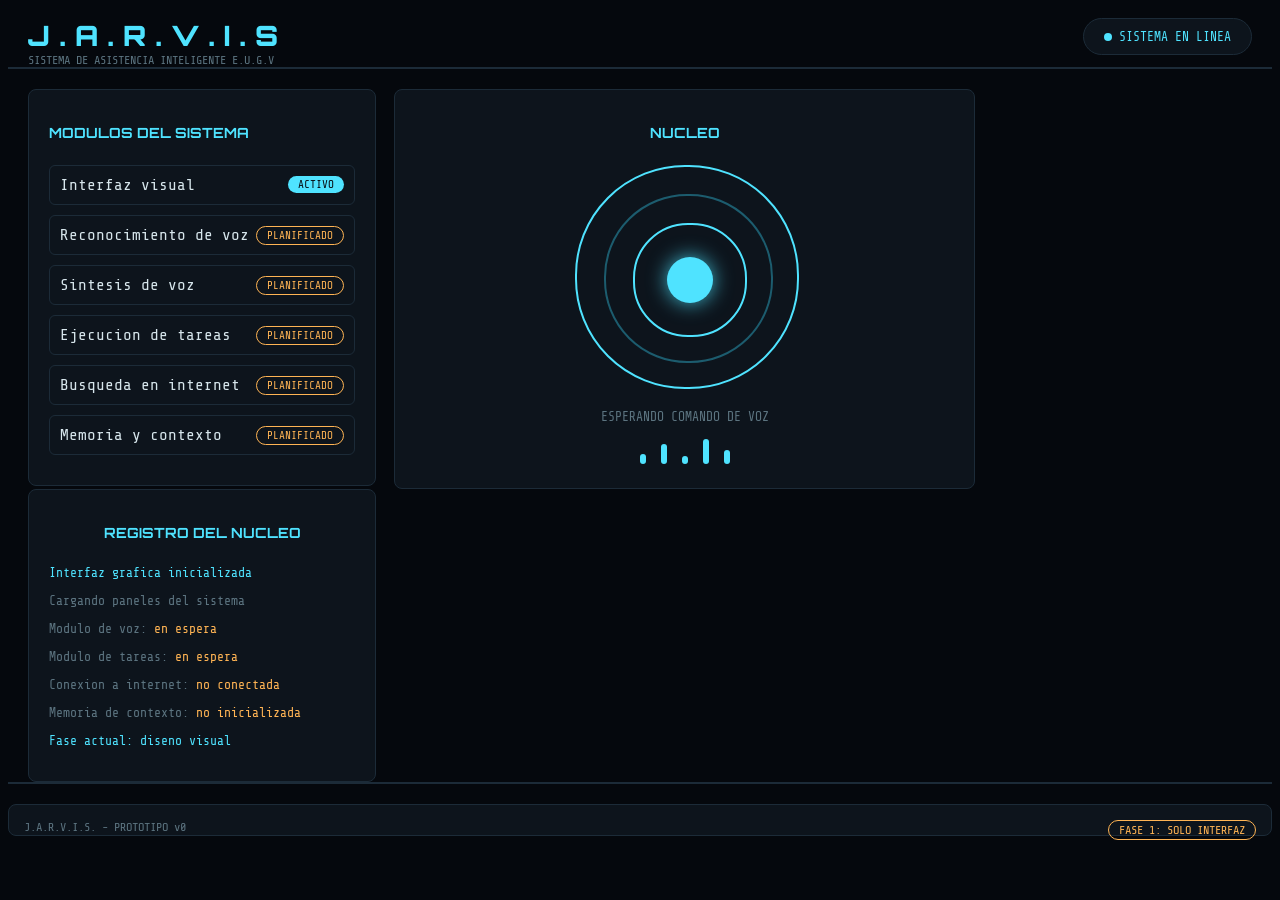
<file: HTML, CSS, JavaScript/First Projects/J A R V I S - EUGV/v0/jarvis.html>
<!DOCTYPE html>
<html lang="es">
<head>
    <meta charset="UTF-8">
    <meta name="viewport" content="width=device-width, initial-scale=1.0">
    <title>J.A.R.V.I.S. - Interfaz</title>
    <link href="https://fonts.googleapis.com/css2?family=Orbitron:wght@700;900&family=Share+Tech+Mono&display=swap" rel="stylesheet">
    <link rel="stylesheet" href="jarvis.css">
</head>
<body>

    <div id="encabezado">
        <div id="logo-jarvis">
            J . A . R . V . I . S
            <span>SISTEMA DE ASISTENCIA INTELIGENTE E.U.G.V</span>
        </div>
        <div id="estado-sistema">
            <span id="punto-estado"></span>
            SISTEMA EN LINEA
        </div>
    </div>

    <hr>

    <!-- Para cambiar el ORDEN de las columnas, mueve estos 3 <div>
         de lugar aqui mismo. El CSS solo usa float: left en los tres,
         asi que se acomodan de izquierda a derecha en el orden en
         el que los escribas. -->
    <div id="contenido-principal">

        <div id="panel-modulos">
            <h3 id="titulo-modulos">MODULOS DEL SISTEMA</h3>

            <div id="tarjeta-interfaz-visual">
                <span>Interfaz visual</span>
                <span id="etiqueta-interfaz-visual">ACTIVO</span>
            </div>

            <div id="tarjeta-reconocimiento-voz">
                <span>Reconocimiento de voz</span>
                <span id="etiqueta-reconocimiento-voz">PLANIFICADO</span>
            </div>

            <div id="tarjeta-sintesis-voz">
                <span>Sintesis de voz</span>
                <span id="etiqueta-sintesis-voz">PLANIFICADO</span>
            </div>

            <div id="tarjeta-ejecucion-tareas">
                <span>Ejecucion de tareas</span>
                <span id="etiqueta-ejecucion-tareas">PLANIFICADO</span>
            </div>

            <div id="tarjeta-busqueda-internet">
                <span>Busqueda en internet</span>
                <span id="etiqueta-busqueda-internet">PLANIFICADO</span>
            </div>

            <div id="tarjeta-memoria-contexto">
                <span>Memoria y contexto</span>
                <span id="etiqueta-memoria-contexto">PLANIFICADO</span>
            </div>
        </div>

        <div id="panel-nucleo">
            <h3 id="titulo-nucleo">NUCLEO</h3>

            <div id="nucleo-central">
                <div id="anillo-externo">
                    <div id="anillo-medio">
                        <div id="anillo-interno">
                            <div id="centro-nucleo"></div>
                        </div>
                    </div>
                </div>
            </div>

            <p id="mensaje-nucleo">ESPERANDO COMANDO DE VOZ</p>

            <div id="ecualizador">
                <span id="barra-1"></span>
                <span id="barra-2"></span>
                <span id="barra-3"></span>
                <span id="barra-4"></span>
                <span id="barra-5"></span>
            </div>
        </div>

        <div id="panel-registro">
            <h3 id="titulo-registro">REGISTRO DEL NUCLEO</h3>
            <p id="registro-inicio">Interfaz grafica inicializada</p>
            <p>Cargando paneles del sistema</p>
            <p>Modulo de voz: <span id="estado-voz">en espera</span></p>
            <p>Modulo de tareas: <span id="estado-tareas">en espera</span></p>
            <p>Conexion a internet: <span id="estado-internet">no conectada</span></p>
            <p>Memoria de contexto: <span id="estado-memoria">no inicializada</span></p>
            <p id="registro-fase">Fase actual: diseno visual</p>
        </div>

    </div>

    <hr>

    <footer id="pie-pagina">
        <span id="version-sistema">J.A.R.V.I.S. - PROTOTIPO v0</span>
        <span id="etiqueta-fase">FASE 1: SOLO INTERFAZ</span>
    </footer>

</body>
</html>
</file>
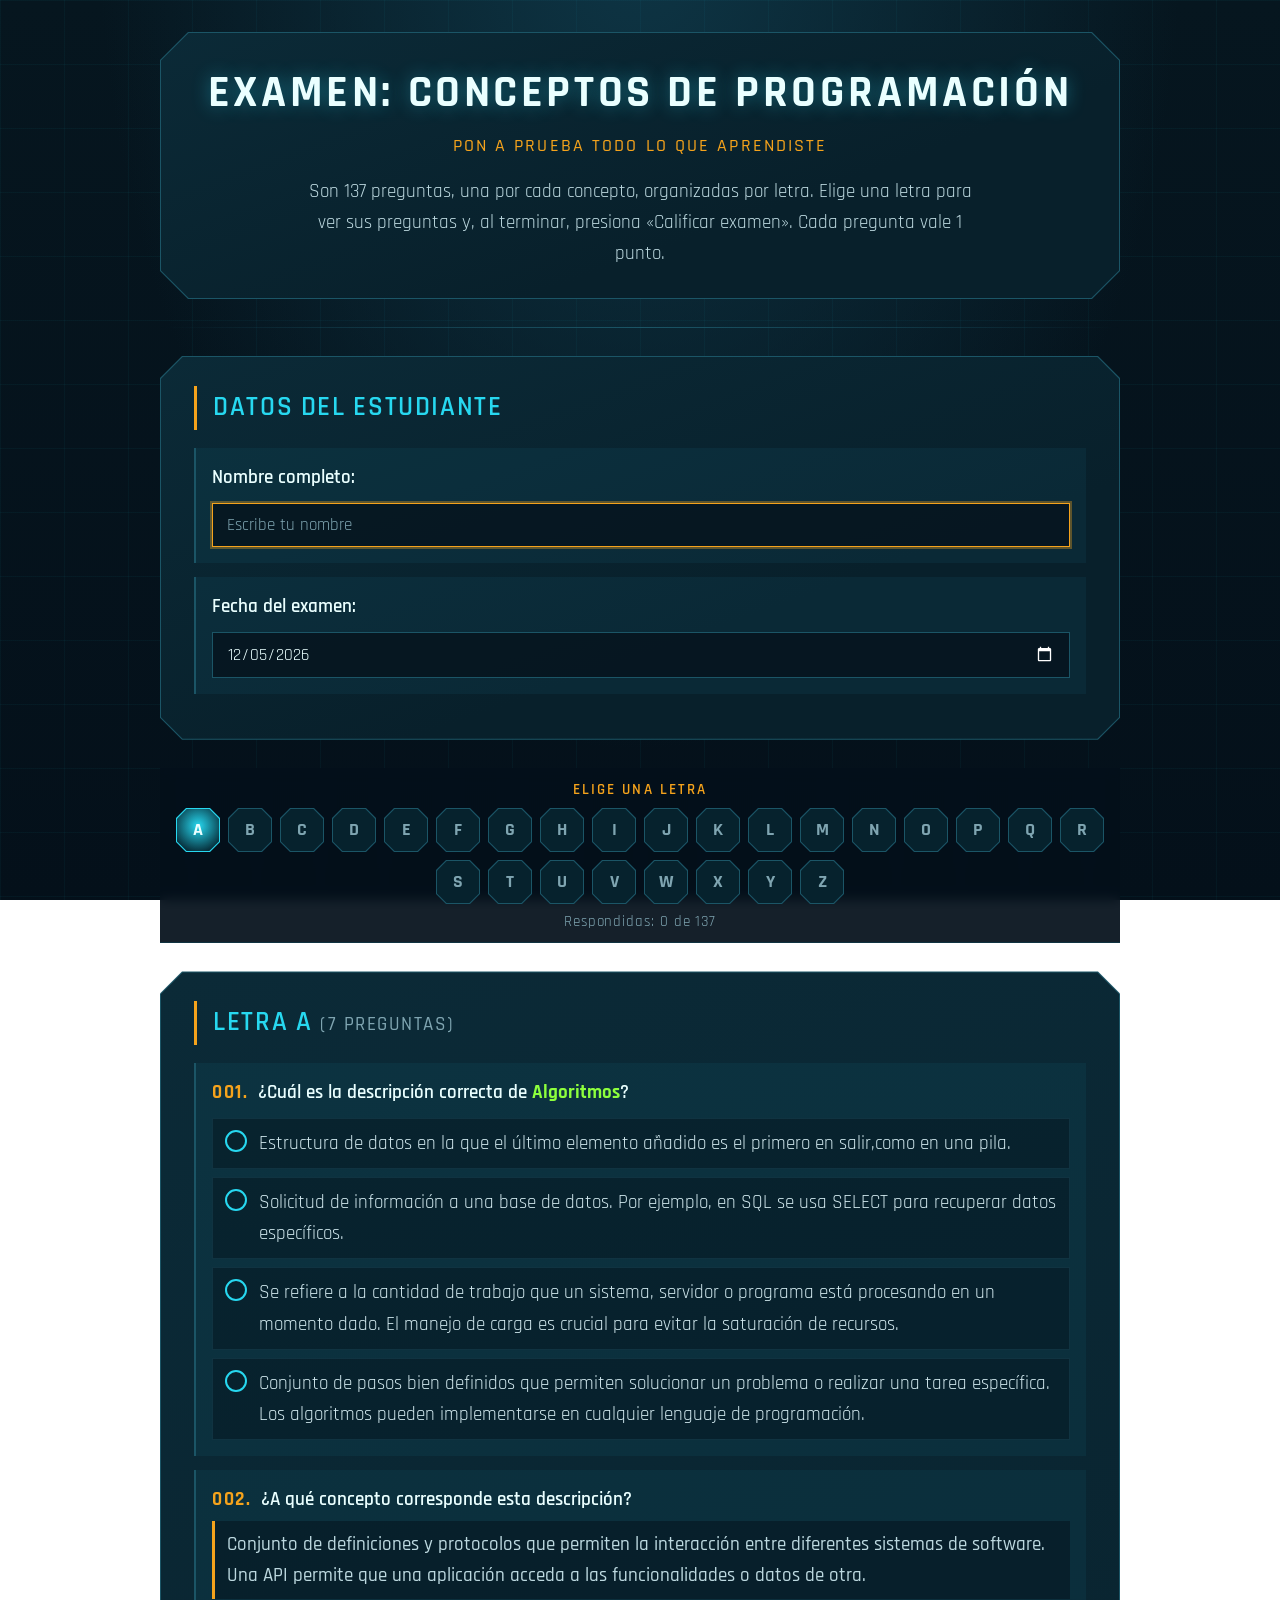
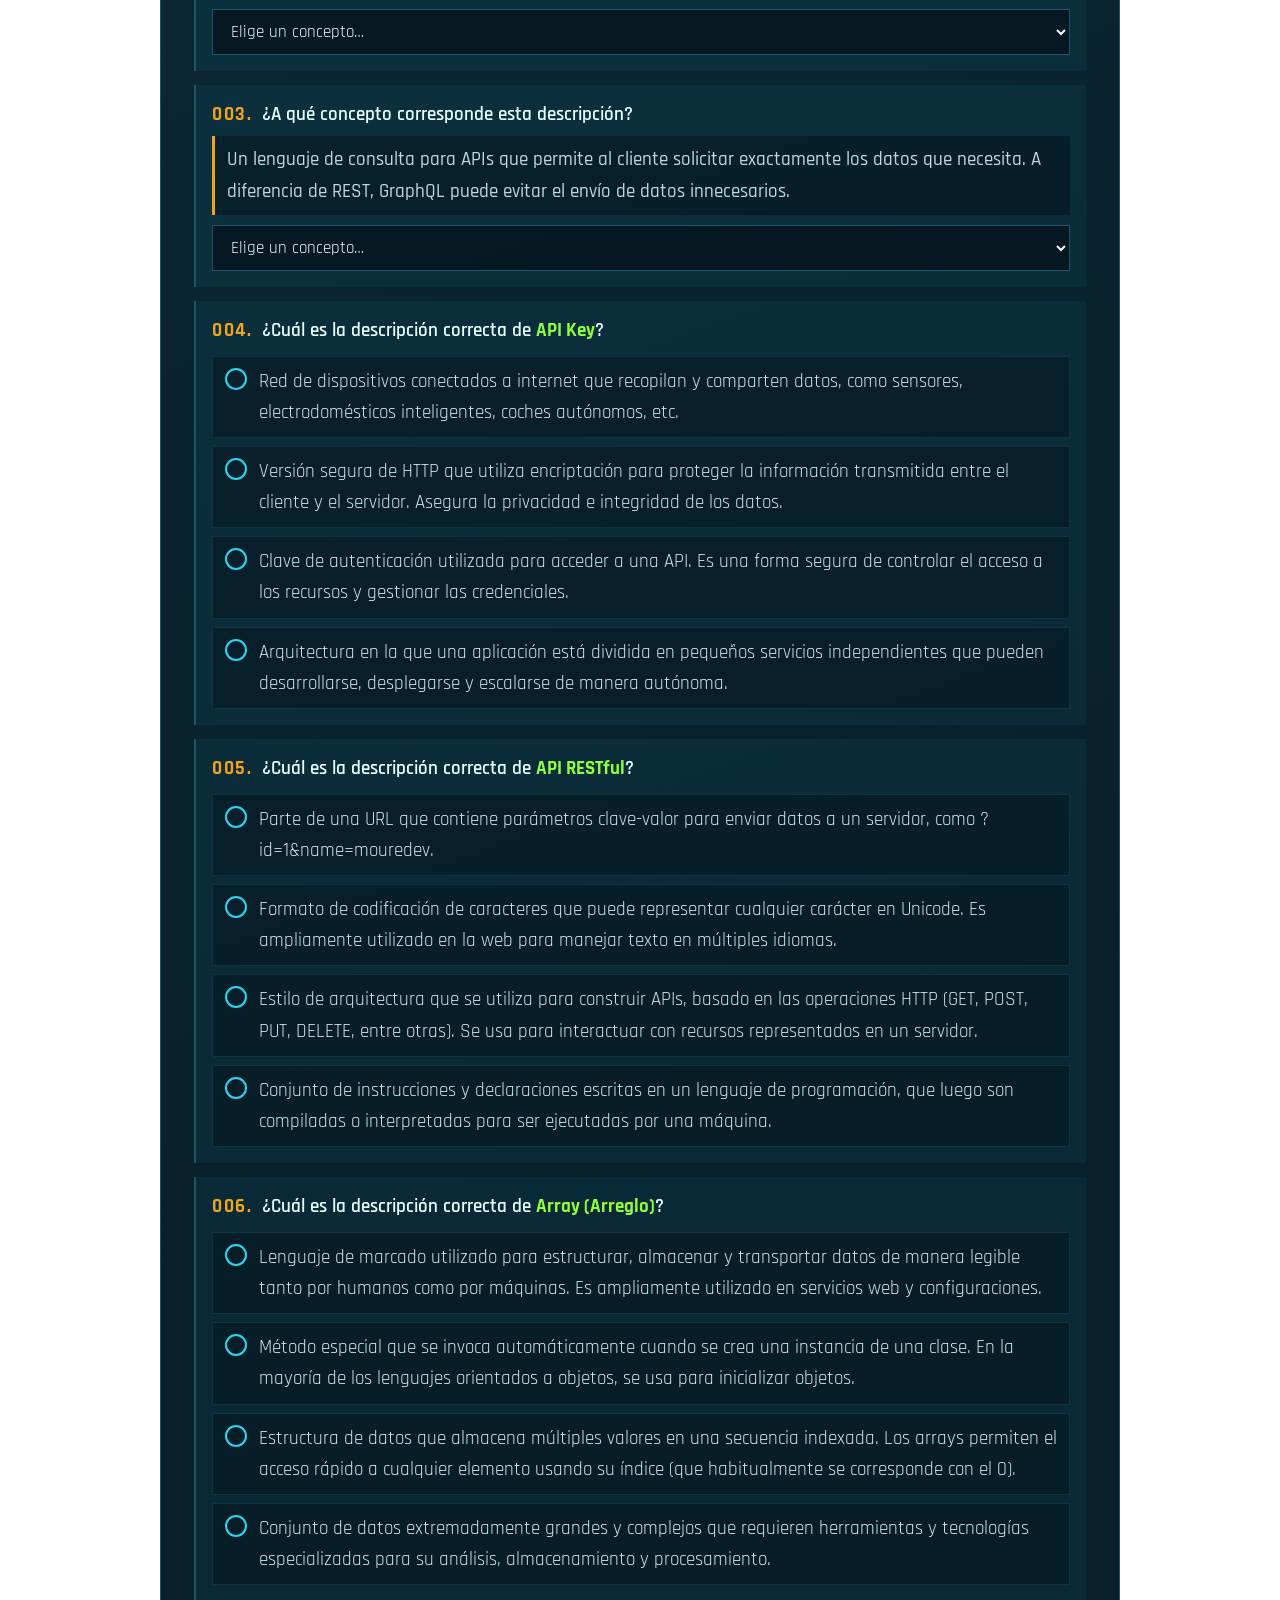
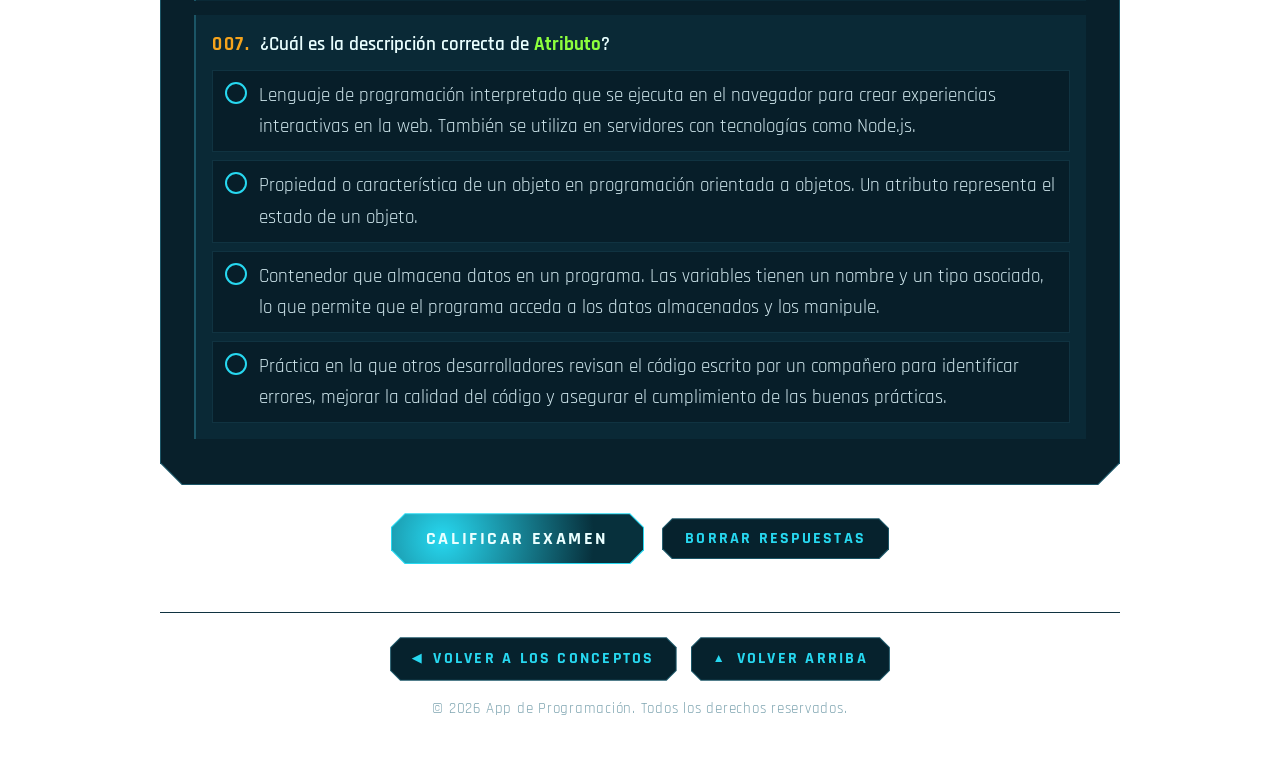
<file: HTML, CSS, JavaScript/First Projects/Programming Concepts/Official Version/formulario.html>
<!DOCTYPE html>
<html lang="es">
<head>
    <meta charset="UTF-8">
    <meta name="viewport" content="width=device-width, initial-scale=1.0">
    <link rel="stylesheet" href="css/formulario.css">
    <title>Examen: Conceptos de Programación</title>
</head>
<body id="pagina-examen-conceptos">
    <header id="encabezado-examen" class="encabezado-examen">
        <h1 id="titulo-examen">Examen: Conceptos de Programación</h1>
        <p id="subtitulo-examen" class="subtitulo-examen">Pon a prueba todo lo que aprendiste</p>
        <p id="indicaciones-examen" class="indicaciones-examen">Son 137 preguntas, una por cada concepto, organizadas por letra. Elige una letra para ver sus preguntas y, al terminar, presiona «Calificar examen». Cada pregunta vale 1 punto.</p>
    </header>
    <hr class="separador-seccion">
    <form id="formulario-examen" class="formulario-examen" name="examen-conceptos-programacion" action="#" method="post" target="_self" autocomplete="off">
        <section class="seccion-examen" id="seccion-datos-estudiante">
            <fieldset class="grupo-preguntas" id="grupo-datos-estudiante">
                <legend class="titulo-grupo-preguntas">Datos del estudiante</legend>
                <div class="bloque-datos" id="bloque-nombre-estudiante">
                    <label class="enunciado-dato" for="campo-nombre-estudiante">Nombre completo:</label>
                    <input class="campo-respuesta-texto" type="text" id="campo-nombre-estudiante" name="nombre-estudiante" placeholder="Escribe tu nombre" required autofocus>
                </div>
                <div class="bloque-datos" id="bloque-fecha-examen">
                    <label class="enunciado-dato" for="campo-fecha-examen">Fecha del examen:</label>
                    <input class="campo-respuesta-texto" type="date" id="campo-fecha-examen" name="fecha-examen">
                </div>
            </fieldset>
        </section>

        <div class="barra-navegacion-examen" id="barra-navegacion-examen">
            <fieldset class="navegacion-letras" id="navegacion-letras">
                <legend class="titulo-navegacion-letras">Elige una letra</legend>
                <div class="contenedor-letras" id="contenedor-letras">
                    <input class="control-letra" type="radio" id="letra-control-A" name="letra-visible" value="A" checked>
                    <label class="etiqueta-letra" id="etiqueta-letra-A" for="letra-control-A">A</label>
                    <input class="control-letra" type="radio" id="letra-control-B" name="letra-visible" value="B">
                    <label class="etiqueta-letra" id="etiqueta-letra-B" for="letra-control-B">B</label>
                    <input class="control-letra" type="radio" id="letra-control-C" name="letra-visible" value="C">
                    <label class="etiqueta-letra" id="etiqueta-letra-C" for="letra-control-C">C</label>
                    <input class="control-letra" type="radio" id="letra-control-D" name="letra-visible" value="D">
                    <label class="etiqueta-letra" id="etiqueta-letra-D" for="letra-control-D">D</label>
                    <input class="control-letra" type="radio" id="letra-control-E" name="letra-visible" value="E">
                    <label class="etiqueta-letra" id="etiqueta-letra-E" for="letra-control-E">E</label>
                    <input class="control-letra" type="radio" id="letra-control-F" name="letra-visible" value="F">
                    <label class="etiqueta-letra" id="etiqueta-letra-F" for="letra-control-F">F</label>
                    <input class="control-letra" type="radio" id="letra-control-G" name="letra-visible" value="G">
                    <label class="etiqueta-letra" id="etiqueta-letra-G" for="letra-control-G">G</label>
                    <input class="control-letra" type="radio" id="letra-control-H" name="letra-visible" value="H">
                    <label class="etiqueta-letra" id="etiqueta-letra-H" for="letra-control-H">H</label>
                    <input class="control-letra" type="radio" id="letra-control-I" name="letra-visible" value="I">
                    <label class="etiqueta-letra" id="etiqueta-letra-I" for="letra-control-I">I</label>
                    <input class="control-letra" type="radio" id="letra-control-J" name="letra-visible" value="J">
                    <label class="etiqueta-letra" id="etiqueta-letra-J" for="letra-control-J">J</label>
                    <input class="control-letra" type="radio" id="letra-control-K" name="letra-visible" value="K">
                    <label class="etiqueta-letra" id="etiqueta-letra-K" for="letra-control-K">K</label>
                    <input class="control-letra" type="radio" id="letra-control-L" name="letra-visible" value="L">
                    <label class="etiqueta-letra" id="etiqueta-letra-L" for="letra-control-L">L</label>
                    <input class="control-letra" type="radio" id="letra-control-M" name="letra-visible" value="M">
                    <label class="etiqueta-letra" id="etiqueta-letra-M" for="letra-control-M">M</label>
                    <input class="control-letra" type="radio" id="letra-control-N" name="letra-visible" value="N">
                    <label class="etiqueta-letra" id="etiqueta-letra-N" for="letra-control-N">N</label>
                    <input class="control-letra" type="radio" id="letra-control-O" name="letra-visible" value="O">
                    <label class="etiqueta-letra" id="etiqueta-letra-O" for="letra-control-O">O</label>
                    <input class="control-letra" type="radio" id="letra-control-P" name="letra-visible" value="P">
                    <label class="etiqueta-letra" id="etiqueta-letra-P" for="letra-control-P">P</label>
                    <input class="control-letra" type="radio" id="letra-control-Q" name="letra-visible" value="Q">
                    <label class="etiqueta-letra" id="etiqueta-letra-Q" for="letra-control-Q">Q</label>
                    <input class="control-letra" type="radio" id="letra-control-R" name="letra-visible" value="R">
                    <label class="etiqueta-letra" id="etiqueta-letra-R" for="letra-control-R">R</label>
                    <input class="control-letra" type="radio" id="letra-control-S" name="letra-visible" value="S">
                    <label class="etiqueta-letra" id="etiqueta-letra-S" for="letra-control-S">S</label>
                    <input class="control-letra" type="radio" id="letra-control-T" name="letra-visible" value="T">
                    <label class="etiqueta-letra" id="etiqueta-letra-T" for="letra-control-T">T</label>
                    <input class="control-letra" type="radio" id="letra-control-U" name="letra-visible" value="U">
                    <label class="etiqueta-letra" id="etiqueta-letra-U" for="letra-control-U">U</label>
                    <input class="control-letra" type="radio" id="letra-control-V" name="letra-visible" value="V">
                    <label class="etiqueta-letra" id="etiqueta-letra-V" for="letra-control-V">V</label>
                    <input class="control-letra" type="radio" id="letra-control-W" name="letra-visible" value="W">
                    <label class="etiqueta-letra" id="etiqueta-letra-W" for="letra-control-W">W</label>
                    <input class="control-letra" type="radio" id="letra-control-X" name="letra-visible" value="X">
                    <label class="etiqueta-letra" id="etiqueta-letra-X" for="letra-control-X">X</label>
                    <input class="control-letra" type="radio" id="letra-control-Y" name="letra-visible" value="Y">
                    <label class="etiqueta-letra" id="etiqueta-letra-Y" for="letra-control-Y">Y</label>
                    <input class="control-letra" type="radio" id="letra-control-Z" name="letra-visible" value="Z">
                    <label class="etiqueta-letra" id="etiqueta-letra-Z" for="letra-control-Z">Z</label>
                </div>
            </fieldset>
            <p class="contador-respondidas" id="contador-respondidas">Respondidas: 0 de 137</p>
        </div>
        <div class="grupo-letra-examen activo" id="grupo-letra-A" data-letra="A">
            <section class="seccion-examen" id="seccion-letra-A">
                <fieldset class="grupo-preguntas" id="grupo-preguntas-letra-A">
                    <legend class="titulo-grupo-preguntas">Letra A <span class="cantidad-preguntas">(7 preguntas)</span></legend>
                    <div class="bloque-pregunta bloque-pregunta-radio" id="pregunta-concepto-algoritmos">
                        <p class="enunciado-pregunta" id="enunciado-concepto-algoritmos" data-numero="001.">¿Cuál es la descripción correcta de <strong class="nombre-concepto">Algoritmos</strong>?</p>
                        <div class="grupo-opciones" role="radiogroup" aria-labelledby="enunciado-concepto-algoritmos">
                            <label class="opcion-respuesta" for="concepto-algoritmos-opcion-a">
                                <input class="control-opcion" type="radio" id="concepto-algoritmos-opcion-a" name="concepto-algoritmos" value="a">
                                <span class="texto-opcion">Estructura de datos en la que el último elemento añadido es el primero en salir,como en una pila.</span>
                            </label>
                            <label class="opcion-respuesta" for="concepto-algoritmos-opcion-b">
                                <input class="control-opcion" type="radio" id="concepto-algoritmos-opcion-b" name="concepto-algoritmos" value="b">
                                <span class="texto-opcion">Solicitud de información a una base de datos. Por ejemplo, en SQL se usa SELECT para recuperar datos específicos.</span>
                            </label>
                            <label class="opcion-respuesta" for="concepto-algoritmos-opcion-c">
                                <input class="control-opcion" type="radio" id="concepto-algoritmos-opcion-c" name="concepto-algoritmos" value="c">
                                <span class="texto-opcion">Se refiere a la cantidad de trabajo que un sistema, servidor o programa está procesando en un momento dado. El manejo de carga es crucial para evitar la saturación de recursos.</span>
                            </label>
                            <label class="opcion-respuesta" for="concepto-algoritmos-opcion-d">
                                <input class="control-opcion" type="radio" id="concepto-algoritmos-opcion-d" name="concepto-algoritmos" value="d">
                                <span class="texto-opcion">Conjunto de pasos bien definidos que permiten solucionar un problema o realizar una tarea específica. Los algoritmos pueden implementarse en cualquier lenguaje de programación.</span>
                            </label>
                        </div>
                        <p class="retroalimentacion-pregunta" id="retroalimentacion-concepto-algoritmos"></p>
                    </div>
                    <div class="bloque-pregunta bloque-pregunta-select" id="pregunta-concepto-api-application-programming-interface">
                        <label class="enunciado-pregunta" id="enunciado-concepto-api-application-programming-interface" for="respuesta-concepto-api-application-programming-interface" data-numero="002.">¿A qué concepto corresponde esta descripción? <span class="descripcion-concepto">Conjunto de definiciones y protocolos que permiten la interacción entre diferentes sistemas de software. Una API permite que una aplicación acceda a las funcionalidades o datos de otra.</span></label>
                        <select class="campo-seleccion" id="respuesta-concepto-api-application-programming-interface" name="concepto-api-application-programming-interface">
                            <option value="">Elige un concepto…</option>
                            <option value="a">API (Application Programming Interface)</option>
                            <option value="b">Instancia (Instance)</option>
                            <option value="c">Promesa (Promise)</option>
                            <option value="d">API RESTful</option>
                        </select>
                        <p class="retroalimentacion-pregunta" id="retroalimentacion-concepto-api-application-programming-interface"></p>
                    </div>
                    <div class="bloque-pregunta bloque-pregunta-select" id="pregunta-concepto-api-graphql">
                        <label class="enunciado-pregunta" id="enunciado-concepto-api-graphql" for="respuesta-concepto-api-graphql" data-numero="003.">¿A qué concepto corresponde esta descripción? <span class="descripcion-concepto">Un lenguaje de consulta para APIs que permite al cliente solicitar exactamente los datos que necesita. A diferencia de REST, GraphQL puede evitar el envío de datos innecesarios.</span></label>
                        <select class="campo-seleccion" id="respuesta-concepto-api-graphql" name="concepto-api-graphql">
                            <option value="">Elige un concepto…</option>
                            <option value="a">Depuración (Debugging)</option>
                            <option value="b">UTF-8</option>
                            <option value="c">API GraphQL</option>
                            <option value="d">DevOps</option>
                        </select>
                        <p class="retroalimentacion-pregunta" id="retroalimentacion-concepto-api-graphql"></p>
                    </div>
                    <div class="bloque-pregunta bloque-pregunta-radio" id="pregunta-concepto-api-key">
                        <p class="enunciado-pregunta" id="enunciado-concepto-api-key" data-numero="004.">¿Cuál es la descripción correcta de <strong class="nombre-concepto">API Key</strong>?</p>
                        <div class="grupo-opciones" role="radiogroup" aria-labelledby="enunciado-concepto-api-key">
                            <label class="opcion-respuesta" for="concepto-api-key-opcion-a">
                                <input class="control-opcion" type="radio" id="concepto-api-key-opcion-a" name="concepto-api-key" value="a">
                                <span class="texto-opcion">Red de dispositivos conectados a internet que recopilan y comparten datos, como sensores, electrodomésticos inteligentes, coches autónomos, etc.</span>
                            </label>
                            <label class="opcion-respuesta" for="concepto-api-key-opcion-b">
                                <input class="control-opcion" type="radio" id="concepto-api-key-opcion-b" name="concepto-api-key" value="b">
                                <span class="texto-opcion">Versión segura de HTTP que utiliza encriptación para proteger la información transmitida entre el cliente y el servidor. Asegura la privacidad e integridad de los datos.</span>
                            </label>
                            <label class="opcion-respuesta" for="concepto-api-key-opcion-c">
                                <input class="control-opcion" type="radio" id="concepto-api-key-opcion-c" name="concepto-api-key" value="c">
                                <span class="texto-opcion">Clave de autenticación utilizada para acceder a una API. Es una forma segura de controlar el acceso a los recursos y gestionar las credenciales.</span>
                            </label>
                            <label class="opcion-respuesta" for="concepto-api-key-opcion-d">
                                <input class="control-opcion" type="radio" id="concepto-api-key-opcion-d" name="concepto-api-key" value="d">
                                <span class="texto-opcion">Arquitectura en la que una aplicación está dividida en pequeños servicios independientes que pueden desarrollarse, desplegarse y escalarse de manera autónoma.</span>
                            </label>
                        </div>
                        <p class="retroalimentacion-pregunta" id="retroalimentacion-concepto-api-key"></p>
                    </div>
                    <div class="bloque-pregunta bloque-pregunta-radio" id="pregunta-concepto-api-restful">
                        <p class="enunciado-pregunta" id="enunciado-concepto-api-restful" data-numero="005.">¿Cuál es la descripción correcta de <strong class="nombre-concepto">API RESTful</strong>?</p>
                        <div class="grupo-opciones" role="radiogroup" aria-labelledby="enunciado-concepto-api-restful">
                            <label class="opcion-respuesta" for="concepto-api-restful-opcion-a">
                                <input class="control-opcion" type="radio" id="concepto-api-restful-opcion-a" name="concepto-api-restful" value="a">
                                <span class="texto-opcion">Parte de una URL que contiene parámetros clave-valor para enviar datos a un servidor, como ?id=1&amp;name=mouredev.</span>
                            </label>
                            <label class="opcion-respuesta" for="concepto-api-restful-opcion-b">
                                <input class="control-opcion" type="radio" id="concepto-api-restful-opcion-b" name="concepto-api-restful" value="b">
                                <span class="texto-opcion">Formato de codificación de caracteres que puede representar cualquier carácter en Unicode. Es ampliamente utilizado en la web para manejar texto en múltiples idiomas.</span>
                            </label>
                            <label class="opcion-respuesta" for="concepto-api-restful-opcion-c">
                                <input class="control-opcion" type="radio" id="concepto-api-restful-opcion-c" name="concepto-api-restful" value="c">
                                <span class="texto-opcion">Estilo de arquitectura que se utiliza para construir APIs, basado en las operaciones HTTP (GET, POST, PUT, DELETE, entre otras). Se usa para interactuar con recursos representados en un servidor.</span>
                            </label>
                            <label class="opcion-respuesta" for="concepto-api-restful-opcion-d">
                                <input class="control-opcion" type="radio" id="concepto-api-restful-opcion-d" name="concepto-api-restful" value="d">
                                <span class="texto-opcion">Conjunto de instrucciones y declaraciones escritas en un lenguaje de programación, que luego son compiladas o interpretadas para ser ejecutadas por una máquina.</span>
                            </label>
                        </div>
                        <p class="retroalimentacion-pregunta" id="retroalimentacion-concepto-api-restful"></p>
                    </div>
                    <div class="bloque-pregunta bloque-pregunta-radio" id="pregunta-concepto-array-arreglo">
                        <p class="enunciado-pregunta" id="enunciado-concepto-array-arreglo" data-numero="006.">¿Cuál es la descripción correcta de <strong class="nombre-concepto">Array (Arreglo)</strong>?</p>
                        <div class="grupo-opciones" role="radiogroup" aria-labelledby="enunciado-concepto-array-arreglo">
                            <label class="opcion-respuesta" for="concepto-array-arreglo-opcion-a">
                                <input class="control-opcion" type="radio" id="concepto-array-arreglo-opcion-a" name="concepto-array-arreglo" value="a">
                                <span class="texto-opcion">Lenguaje de marcado utilizado para estructurar, almacenar y transportar datos de manera legible tanto por humanos como por máquinas. Es ampliamente utilizado en servicios web y configuraciones.</span>
                            </label>
                            <label class="opcion-respuesta" for="concepto-array-arreglo-opcion-b">
                                <input class="control-opcion" type="radio" id="concepto-array-arreglo-opcion-b" name="concepto-array-arreglo" value="b">
                                <span class="texto-opcion">Método especial que se invoca automáticamente cuando se crea una instancia de una clase. En la mayoría de los lenguajes orientados a objetos, se usa para inicializar objetos.</span>
                            </label>
                            <label class="opcion-respuesta" for="concepto-array-arreglo-opcion-c">
                                <input class="control-opcion" type="radio" id="concepto-array-arreglo-opcion-c" name="concepto-array-arreglo" value="c">
                                <span class="texto-opcion">Estructura de datos que almacena múltiples valores en una secuencia indexada. Los arrays permiten el acceso rápido a cualquier elemento usando su índice (que habitualmente se corresponde con el 0).</span>
                            </label>
                            <label class="opcion-respuesta" for="concepto-array-arreglo-opcion-d">
                                <input class="control-opcion" type="radio" id="concepto-array-arreglo-opcion-d" name="concepto-array-arreglo" value="d">
                                <span class="texto-opcion">Conjunto de datos extremadamente grandes y complejos que requieren herramientas y tecnologías especializadas para su análisis, almacenamiento y procesamiento.</span>
                            </label>
                        </div>
                        <p class="retroalimentacion-pregunta" id="retroalimentacion-concepto-array-arreglo"></p>
                    </div>
                    <div class="bloque-pregunta bloque-pregunta-radio" id="pregunta-concepto-atributo">
                        <p class="enunciado-pregunta" id="enunciado-concepto-atributo" data-numero="007.">¿Cuál es la descripción correcta de <strong class="nombre-concepto">Atributo</strong>?</p>
                        <div class="grupo-opciones" role="radiogroup" aria-labelledby="enunciado-concepto-atributo">
                            <label class="opcion-respuesta" for="concepto-atributo-opcion-a">
                                <input class="control-opcion" type="radio" id="concepto-atributo-opcion-a" name="concepto-atributo" value="a">
                                <span class="texto-opcion">Lenguaje de programación interpretado que se ejecuta en el navegador para crear experiencias interactivas en la web. También se utiliza en servidores con tecnologías como Node.js.</span>
                            </label>
                            <label class="opcion-respuesta" for="concepto-atributo-opcion-b">
                                <input class="control-opcion" type="radio" id="concepto-atributo-opcion-b" name="concepto-atributo" value="b">
                                <span class="texto-opcion">Propiedad o característica de un objeto en programación orientada a objetos. Un atributo representa el estado de un objeto.</span>
                            </label>
                            <label class="opcion-respuesta" for="concepto-atributo-opcion-c">
                                <input class="control-opcion" type="radio" id="concepto-atributo-opcion-c" name="concepto-atributo" value="c">
                                <span class="texto-opcion">Contenedor que almacena datos en un programa. Las variables tienen un nombre y un tipo asociado, lo que permite que el programa acceda a los datos almacenados y los manipule.</span>
                            </label>
                            <label class="opcion-respuesta" for="concepto-atributo-opcion-d">
                                <input class="control-opcion" type="radio" id="concepto-atributo-opcion-d" name="concepto-atributo" value="d">
                                <span class="texto-opcion">Práctica en la que otros desarrolladores revisan el código escrito por un compañero para identificar errores, mejorar la calidad del código y asegurar el cumplimiento de las buenas prácticas.</span>
                            </label>
                        </div>
                        <p class="retroalimentacion-pregunta" id="retroalimentacion-concepto-atributo"></p>
                    </div>
                </fieldset>
            </section>
        </div>
        <div class="grupo-letra-examen" id="grupo-letra-B" data-letra="B">
            <section class="seccion-examen" id="seccion-letra-B">
                <fieldset class="grupo-preguntas" id="grupo-preguntas-letra-B">
                    <legend class="titulo-grupo-preguntas">Letra B <span class="cantidad-preguntas">(11 preguntas)</span></legend>
                    <div class="bloque-pregunta bloque-pregunta-radio" id="pregunta-concepto-backend">
                        <p class="enunciado-pregunta" id="enunciado-concepto-backend" data-numero="008.">¿Cuál es la descripción correcta de <strong class="nombre-concepto">Backend</strong>?</p>
                        <div class="grupo-opciones" role="radiogroup" aria-labelledby="enunciado-concepto-backend">
                            <label class="opcion-respuesta" for="concepto-backend-opcion-a">
                                <input class="control-opcion" type="radio" id="concepto-backend-opcion-a" name="concepto-backend" value="a">
                                <span class="texto-opcion">Almacenamiento temporal de datos que son accedidos con frecuencia para mejorar el rendimiento y reducir la latencia en las solicitudes repetidas.</span>
                            </label>
                            <label class="opcion-respuesta" for="concepto-backend-opcion-b">
                                <input class="control-opcion" type="radio" id="concepto-backend-opcion-b" name="concepto-backend" value="b">
                                <span class="texto-opcion">Parte del desarrollo de software que se enfoca en la lógica del servidor, la gestión de bases de datos, y la manipulación de datos detrás de una aplicación. No es accesible directamente por el usuario final.</span>
                            </label>
                            <label class="opcion-respuesta" for="concepto-backend-opcion-c">
                                <input class="control-opcion" type="radio" id="concepto-backend-opcion-c" name="concepto-backend" value="c">
                                <span class="texto-opcion">Proceso de identificar, rastrear y corregir errores o fallos en un programa para asegurarse de que funcione correctamente.</span>
                            </label>
                            <label class="opcion-respuesta" for="concepto-backend-opcion-d">
                                <input class="control-opcion" type="radio" id="concepto-backend-opcion-d" name="concepto-backend" value="d">
                                <span class="texto-opcion">Versión segura de HTTP que utiliza encriptación para proteger la información transmitida entre el cliente y el servidor. Asegura la privacidad e integridad de los datos.</span>
                            </label>
                        </div>
                        <p class="retroalimentacion-pregunta" id="retroalimentacion-concepto-backend"></p>
                    </div>
                    <div class="bloque-pregunta bloque-pregunta-lista" id="pregunta-concepto-base-de-datos">
                        <label class="enunciado-pregunta" id="enunciado-concepto-base-de-datos" for="respuesta-concepto-base-de-datos" data-numero="009.">Escribe el concepto que corresponde a esta descripción: <span class="descripcion-concepto">Sistema estructurado para almacenar, organizar y gestionar grandes cantidades de datos. Pueden ser relacionales (SQL) o no relacionales (NoSQL).</span></label>
                        <input class="campo-respuesta-lista" type="text" id="respuesta-concepto-base-de-datos" name="concepto-base-de-datos" list="lista-nombres-conceptos" placeholder="Escribe o elige un concepto" autocomplete="off">
                        <p class="retroalimentacion-pregunta" id="retroalimentacion-concepto-base-de-datos"></p>
                    </div>
                    <div class="bloque-pregunta bloque-pregunta-select" id="pregunta-concepto-biblioteca-o-libreria-library">
                        <label class="enunciado-pregunta" id="enunciado-concepto-biblioteca-o-libreria-library" for="respuesta-concepto-biblioteca-o-libreria-library" data-numero="010.">¿A qué concepto corresponde esta descripción? <span class="descripcion-concepto">Colección de funciones, métodos o clases predefinidas que pueden ser reutilizadas en diferentes proyectos. Las bibliotecas permiten evitar la duplicación de código y mejorar la productividad.</span></label>
                        <select class="campo-seleccion" id="respuesta-concepto-biblioteca-o-libreria-library" name="concepto-biblioteca-o-libreria-library">
                            <option value="">Elige un concepto…</option>
                            <option value="a">GUI (Graphical User Interface)</option>
                            <option value="b">Keyword (Palabra Clave)</option>
                            <option value="c">Git</option>
                            <option value="d">Biblioteca o Librería (Library)</option>
                        </select>
                        <p class="retroalimentacion-pregunta" id="retroalimentacion-concepto-biblioteca-o-libreria-library"></p>
                    </div>
                    <div class="bloque-pregunta bloque-pregunta-radio" id="pregunta-concepto-big-data">
                        <p class="enunciado-pregunta" id="enunciado-concepto-big-data" data-numero="011.">¿Cuál es la descripción correcta de <strong class="nombre-concepto">Big Data</strong>?</p>
                        <div class="grupo-opciones" role="radiogroup" aria-labelledby="enunciado-concepto-big-data">
                            <label class="opcion-respuesta" for="concepto-big-data-opcion-a">
                                <input class="control-opcion" type="radio" id="concepto-big-data-opcion-a" name="concepto-big-data" value="a">
                                <span class="texto-opcion">Estilo de arquitectura para diseñar APIs que utilizan los métodos HTTP (GET, POST, PUT, DELETE) para interactuar con recursos. REST es ampliamente utilizado en la comunicación entre aplicaciones web.</span>
                            </label>
                            <label class="opcion-respuesta" for="concepto-big-data-opcion-b">
                                <input class="control-opcion" type="radio" id="concepto-big-data-opcion-b" name="concepto-big-data" value="b">
                                <span class="texto-opcion">Lenguaje de consulta utilizado para gestionar y manipular bases de datos relacionales. Permite realizar operaciones como insertar, actualizar, eliminar y consultar datos.</span>
                            </label>
                            <label class="opcion-respuesta" for="concepto-big-data-opcion-c">
                                <input class="control-opcion" type="radio" id="concepto-big-data-opcion-c" name="concepto-big-data" value="c">
                                <span class="texto-opcion">Red de dispositivos conectados a internet que recopilan y comparten datos, como sensores, electrodomésticos inteligentes, coches autónomos, etc.</span>
                            </label>
                            <label class="opcion-respuesta" for="concepto-big-data-opcion-d">
                                <input class="control-opcion" type="radio" id="concepto-big-data-opcion-d" name="concepto-big-data" value="d">
                                <span class="texto-opcion">Conjunto de datos extremadamente grandes y complejos que requieren herramientas y tecnologías especializadas para su análisis, almacenamiento y procesamiento.</span>
                            </label>
                        </div>
                        <p class="retroalimentacion-pregunta" id="retroalimentacion-concepto-big-data"></p>
                    </div>
                    <div class="bloque-pregunta bloque-pregunta-radio" id="pregunta-concepto-big-o">
                        <p class="enunciado-pregunta" id="enunciado-concepto-big-o" data-numero="012.">¿Cuál es la descripción correcta de <strong class="nombre-concepto">Big O</strong>?</p>
                        <div class="grupo-opciones" role="radiogroup" aria-labelledby="enunciado-concepto-big-o">
                            <label class="opcion-respuesta" for="concepto-big-o-opcion-a">
                                <input class="control-opcion" type="radio" id="concepto-big-o-opcion-a" name="concepto-big-o" value="a">
                                <span class="texto-opcion">En JavaScript, una promesa es un objeto que representa la eventual resolución o rechazo de una operación asíncrona. Permite manejar resultados futuros de manera más ordenada que los callbacks.</span>
                            </label>
                            <label class="opcion-respuesta" for="concepto-big-o-opcion-b">
                                <input class="control-opcion" type="radio" id="concepto-big-o-opcion-b" name="concepto-big-o" value="b">
                                <span class="texto-opcion">Formato de compresión que permite reducir el tamaño de archivos y carpetaspara facilitar su almacenamiento y transmisión.</span>
                            </label>
                            <label class="opcion-respuesta" for="concepto-big-o-opcion-c">
                                <input class="control-opcion" type="radio" id="concepto-big-o-opcion-c" name="concepto-big-o" value="c">
                                <span class="texto-opcion">Notación que describe la complejidad temporal o espacial de un algoritmo en el peor de los casos. Mide cómo el rendimiento de un algoritmo escala con el tamaño de la entrada.</span>
                            </label>
                            <label class="opcion-respuesta" for="concepto-big-o-opcion-d">
                                <input class="control-opcion" type="radio" id="concepto-big-o-opcion-d" name="concepto-big-o" value="d">
                                <span class="texto-opcion">Tiempo que transcurre entre una solicitud y la respuesta correspondiente. En programación y redes, se refiere al retraso en la transmisión de datos.</span>
                            </label>
                        </div>
                        <p class="retroalimentacion-pregunta" id="retroalimentacion-concepto-big-o"></p>
                    </div>
                    <div class="bloque-pregunta bloque-pregunta-vf" id="pregunta-concepto-binario">
                        <p class="enunciado-pregunta" id="enunciado-concepto-binario" data-numero="013.">Verdadero o falso: <strong class="nombre-concepto">Binario</strong> se define como «<span class="descripcion-concepto">Protocolo de red que permite la administración remota segura de servidores y otros dispositivos mediante una conexión encriptada. Se utiliza para acceder de manera segura a sistemas remotos</span>».</p>
                        <div class="grupo-opciones grupo-opciones-corto" role="radiogroup" aria-labelledby="enunciado-concepto-binario">
                            <label class="opcion-respuesta" for="concepto-binario-opcion-v">
                                <input class="control-opcion" type="radio" id="concepto-binario-opcion-v" name="concepto-binario" value="v">
                                <span class="texto-opcion">Verdadero</span>
                            </label>
                            <label class="opcion-respuesta" for="concepto-binario-opcion-f">
                                <input class="control-opcion" type="radio" id="concepto-binario-opcion-f" name="concepto-binario" value="f">
                                <span class="texto-opcion">Falso</span>
                            </label>
                        </div>
                        <p class="retroalimentacion-pregunta" id="retroalimentacion-concepto-binario"></p>
                    </div>
                    <div class="bloque-pregunta bloque-pregunta-radio" id="pregunta-concepto-bit">
                        <p class="enunciado-pregunta" id="enunciado-concepto-bit" data-numero="014.">¿Cuál es la descripción correcta de <strong class="nombre-concepto">Bit</strong>?</p>
                        <div class="grupo-opciones" role="radiogroup" aria-labelledby="enunciado-concepto-bit">
                            <label class="opcion-respuesta" for="concepto-bit-opcion-a">
                                <input class="control-opcion" type="radio" id="concepto-bit-opcion-a" name="concepto-bit" value="a">
                                <span class="texto-opcion">Propiedad en CSS que determina la posición relativa de elementos superpuestos en una página web. Un valor mayor indica que el elemento está más “arriba”.</span>
                            </label>
                            <label class="opcion-respuesta" for="concepto-bit-opcion-b">
                                <input class="control-opcion" type="radio" id="concepto-bit-opcion-b" name="concepto-bit" value="b">
                                <span class="texto-opcion">Software cuyo código fuente está disponible públicamente para que cualquiera lo use, modifique y distribuya (aunque pueden existir restricciones). Por ejemplo: Linux, Python y Git.</span>
                            </label>
                            <label class="opcion-respuesta" for="concepto-bit-opcion-c">
                                <input class="control-opcion" type="radio" id="concepto-bit-opcion-c" name="concepto-bit" value="c">
                                <span class="texto-opcion">Representación gráfica de un proceso o algoritmo que muestra las decisiones, entradas, salidas y flujo de control mediante símbolos y flechas.</span>
                            </label>
                            <label class="opcion-respuesta" for="concepto-bit-opcion-d">
                                <input class="control-opcion" type="radio" id="concepto-bit-opcion-d" name="concepto-bit" value="d">
                                <span class="texto-opcion">Unidad mínima de información en computación que puede tener solo dos valores: 0 o 1.</span>
                            </label>
                        </div>
                        <p class="retroalimentacion-pregunta" id="retroalimentacion-concepto-bit"></p>
                    </div>
                    <div class="bloque-pregunta bloque-pregunta-radio" id="pregunta-concepto-booleano">
                        <p class="enunciado-pregunta" id="enunciado-concepto-booleano" data-numero="015.">¿Cuál es la descripción correcta de <strong class="nombre-concepto">Booleano</strong>?</p>
                        <div class="grupo-opciones" role="radiogroup" aria-labelledby="enunciado-concepto-booleano">
                            <label class="opcion-respuesta" for="concepto-booleano-opcion-a">
                                <input class="control-opcion" type="radio" id="concepto-booleano-opcion-a" name="concepto-booleano" value="a">
                                <span class="texto-opcion">Paradigma de programación que organiza el software en clases y objetos que representan conceptos o entidades del mundo real. Promueve la reutilización del código y la modularización.</span>
                            </label>
                            <label class="opcion-respuesta" for="concepto-booleano-opcion-b">
                                <input class="control-opcion" type="radio" id="concepto-booleano-opcion-b" name="concepto-booleano" value="b">
                                <span class="texto-opcion">Sistema estructurado para almacenar, organizar y gestionar grandes cantidades de datos. Pueden ser relacionales (SQL) o no relacionales (NoSQL).</span>
                            </label>
                            <label class="opcion-respuesta" for="concepto-booleano-opcion-c">
                                <input class="control-opcion" type="radio" id="concepto-booleano-opcion-c" name="concepto-booleano" value="c">
                                <span class="texto-opcion">Arquitectura en la que una aplicación está dividida en pequeños servicios independientes que pueden desarrollarse, desplegarse y escalarse de manera autónoma.</span>
                            </label>
                            <label class="opcion-respuesta" for="concepto-booleano-opcion-d">
                                <input class="control-opcion" type="radio" id="concepto-booleano-opcion-d" name="concepto-booleano" value="d">
                                <span class="texto-opcion">Tipo de dato que solo puede tener dos valores posibles: verdadero (True) o falso (False). Utilizado comúnmente en expresiones condicionales.</span>
                            </label>
                        </div>
                        <p class="retroalimentacion-pregunta" id="retroalimentacion-concepto-booleano"></p>
                    </div>
                    <div class="bloque-pregunta bloque-pregunta-radio" id="pregunta-concepto-bucles-loops">
                        <p class="enunciado-pregunta" id="enunciado-concepto-bucles-loops" data-numero="016.">¿Cuál es la descripción correcta de <strong class="nombre-concepto">Bucles (Loops)</strong>?</p>
                        <div class="grupo-opciones" role="radiogroup" aria-labelledby="enunciado-concepto-bucles-loops">
                            <label class="opcion-respuesta" for="concepto-bucles-loops-opcion-a">
                                <input class="control-opcion" type="radio" id="concepto-bucles-loops-opcion-a" name="concepto-bucles-loops" value="a">
                                <span class="texto-opcion">Formato de codificación de caracteres que puede representar cualquier carácter en Unicode. Es ampliamente utilizado en la web para manejar texto en múltiples idiomas.</span>
                            </label>
                            <label class="opcion-respuesta" for="concepto-bucles-loops-opcion-b">
                                <input class="control-opcion" type="radio" id="concepto-bucles-loops-opcion-b" name="concepto-bucles-loops" value="b">
                                <span class="texto-opcion">Arquitectura en la que una aplicación está dividida en pequeños servicios independientes que pueden desarrollarse, desplegarse y escalarse de manera autónoma.</span>
                            </label>
                            <label class="opcion-respuesta" for="concepto-bucles-loops-opcion-c">
                                <input class="control-opcion" type="radio" id="concepto-bucles-loops-opcion-c" name="concepto-bucles-loops" value="c">
                                <span class="texto-opcion">Estructura de control que permite repetir una secuencia de instrucciones hasta que se cumpla una condición específica. Los tipos más comunes son for, while y do while.</span>
                            </label>
                            <label class="opcion-respuesta" for="concepto-bucles-loops-opcion-d">
                                <input class="control-opcion" type="radio" id="concepto-bucles-loops-opcion-d" name="concepto-bucles-loops" value="d">
                                <span class="texto-opcion">Almacenamiento temporal de datos que son accedidos con frecuencia para mejorar el rendimiento y reducir la latencia en las solicitudes repetidas.</span>
                            </label>
                        </div>
                        <p class="retroalimentacion-pregunta" id="retroalimentacion-concepto-bucles-loops"></p>
                    </div>
                    <div class="bloque-pregunta bloque-pregunta-radio" id="pregunta-concepto-bug">
                        <p class="enunciado-pregunta" id="enunciado-concepto-bug" data-numero="017.">¿Cuál es la descripción correcta de <strong class="nombre-concepto">Bug</strong>?</p>
                        <div class="grupo-opciones" role="radiogroup" aria-labelledby="enunciado-concepto-bug">
                            <label class="opcion-respuesta" for="concepto-bug-opcion-a">
                                <input class="control-opcion" type="radio" id="concepto-bug-opcion-a" name="concepto-bug" value="a">
                                <span class="texto-opcion">Plantilla o definición para crear objetos en programación orientada a objetos. Una clase define los atributos y comportamientos que los objetos creados a partir de ella tendrán</span>
                            </label>
                            <label class="opcion-respuesta" for="concepto-bug-opcion-b">
                                <input class="control-opcion" type="radio" id="concepto-bug-opcion-b" name="concepto-bug" value="b">
                                <span class="texto-opcion">En JavaScript, una promesa es un objeto que representa la eventual resolución o rechazo de una operación asíncrona. Permite manejar resultados futuros de manera más ordenada que los callbacks.</span>
                            </label>
                            <label class="opcion-respuesta" for="concepto-bug-opcion-c">
                                <input class="control-opcion" type="radio" id="concepto-bug-opcion-c" name="concepto-bug" value="c">
                                <span class="texto-opcion">Protocolo de red que permite la administración remota segura de servidores y otros dispositivos mediante una conexión encriptada. Se utiliza para acceder de manera segura a sistemas remotos</span>
                            </label>
                            <label class="opcion-respuesta" for="concepto-bug-opcion-d">
                                <input class="control-opcion" type="radio" id="concepto-bug-opcion-d" name="concepto-bug" value="d">
                                <span class="texto-opcion">Error o fallo en el código que provoca que un programa no funcione correctamente. La depuración (debugging) es el proceso de encontrar y corregir estos errores.</span>
                            </label>
                        </div>
                        <p class="retroalimentacion-pregunta" id="retroalimentacion-concepto-bug"></p>
                    </div>
                    <div class="bloque-pregunta bloque-pregunta-vf" id="pregunta-concepto-build-compilacion">
                        <p class="enunciado-pregunta" id="enunciado-concepto-build-compilacion" data-numero="018.">Verdadero o falso: <strong class="nombre-concepto">Build (Compilación)</strong> se define como «<span class="descripcion-concepto">Proceso de convertir el código fuente en un formato ejecutable por un ordenador. En los lenguajes compilados, como C++ o Java, el código pasa por un proceso de construcción antes de ejecutarse.</span>».</p>
                        <div class="grupo-opciones grupo-opciones-corto" role="radiogroup" aria-labelledby="enunciado-concepto-build-compilacion">
                            <label class="opcion-respuesta" for="concepto-build-compilacion-opcion-v">
                                <input class="control-opcion" type="radio" id="concepto-build-compilacion-opcion-v" name="concepto-build-compilacion" value="v">
                                <span class="texto-opcion">Verdadero</span>
                            </label>
                            <label class="opcion-respuesta" for="concepto-build-compilacion-opcion-f">
                                <input class="control-opcion" type="radio" id="concepto-build-compilacion-opcion-f" name="concepto-build-compilacion" value="f">
                                <span class="texto-opcion">Falso</span>
                            </label>
                        </div>
                        <p class="retroalimentacion-pregunta" id="retroalimentacion-concepto-build-compilacion"></p>
                    </div>
                </fieldset>
            </section>
        </div>
        <div class="grupo-letra-examen" id="grupo-letra-C" data-letra="C">
            <section class="seccion-examen" id="seccion-letra-C">
                <fieldset class="grupo-preguntas" id="grupo-preguntas-letra-C">
                    <legend class="titulo-grupo-preguntas">Letra C <span class="cantidad-preguntas">(13 preguntas)</span></legend>
                    <div class="bloque-pregunta bloque-pregunta-lista" id="pregunta-concepto-cache">
                        <label class="enunciado-pregunta" id="enunciado-concepto-cache" for="respuesta-concepto-cache" data-numero="019.">Escribe el concepto que corresponde a esta descripción: <span class="descripcion-concepto">Almacenamiento temporal de datos que son accedidos con frecuencia para mejorar el rendimiento y reducir la latencia en las solicitudes repetidas.</span></label>
                        <input class="campo-respuesta-lista" type="text" id="respuesta-concepto-cache" name="concepto-cache" list="lista-nombres-conceptos" placeholder="Escribe o elige un concepto" autocomplete="off">
                        <p class="retroalimentacion-pregunta" id="retroalimentacion-concepto-cache"></p>
                    </div>
                    <div class="bloque-pregunta bloque-pregunta-vf" id="pregunta-concepto-carga-load">
                        <p class="enunciado-pregunta" id="enunciado-concepto-carga-load" data-numero="020.">Verdadero o falso: <strong class="nombre-concepto">Carga (Load)</strong> se define como «<span class="descripcion-concepto">Se refiere a la cantidad de trabajo que un sistema, servidor o programa está procesando en un momento dado. El manejo de carga es crucial para evitar la saturación de recursos.</span>».</p>
                        <div class="grupo-opciones grupo-opciones-corto" role="radiogroup" aria-labelledby="enunciado-concepto-carga-load">
                            <label class="opcion-respuesta" for="concepto-carga-load-opcion-v">
                                <input class="control-opcion" type="radio" id="concepto-carga-load-opcion-v" name="concepto-carga-load" value="v">
                                <span class="texto-opcion">Verdadero</span>
                            </label>
                            <label class="opcion-respuesta" for="concepto-carga-load-opcion-f">
                                <input class="control-opcion" type="radio" id="concepto-carga-load-opcion-f" name="concepto-carga-load" value="f">
                                <span class="texto-opcion">Falso</span>
                            </label>
                        </div>
                        <p class="retroalimentacion-pregunta" id="retroalimentacion-concepto-carga-load"></p>
                    </div>
                    <div class="bloque-pregunta bloque-pregunta-vf" id="pregunta-concepto-clase-class">
                        <p class="enunciado-pregunta" id="enunciado-concepto-clase-class" data-numero="021.">Verdadero o falso: <strong class="nombre-concepto">Clase (Class)</strong> se define como «<span class="descripcion-concepto">Parte de una aplicación con la que el usuario interactúa directamente, incluyendo elementos gráficos como botones, menús, formularios, y otros componentes visuales.</span>».</p>
                        <div class="grupo-opciones grupo-opciones-corto" role="radiogroup" aria-labelledby="enunciado-concepto-clase-class">
                            <label class="opcion-respuesta" for="concepto-clase-class-opcion-v">
                                <input class="control-opcion" type="radio" id="concepto-clase-class-opcion-v" name="concepto-clase-class" value="v">
                                <span class="texto-opcion">Verdadero</span>
                            </label>
                            <label class="opcion-respuesta" for="concepto-clase-class-opcion-f">
                                <input class="control-opcion" type="radio" id="concepto-clase-class-opcion-f" name="concepto-clase-class" value="f">
                                <span class="texto-opcion">Falso</span>
                            </label>
                        </div>
                        <p class="retroalimentacion-pregunta" id="retroalimentacion-concepto-clase-class"></p>
                    </div>
                    <div class="bloque-pregunta bloque-pregunta-vf" id="pregunta-concepto-codigo-fuente-source-code">
                        <p class="enunciado-pregunta" id="enunciado-concepto-codigo-fuente-source-code" data-numero="022.">Verdadero o falso: <strong class="nombre-concepto">Código fuente (Source code)</strong> se define como «<span class="descripcion-concepto">Conjunto de instrucciones y declaraciones escritas en un lenguaje de programación, que luego son compiladas o interpretadas para ser ejecutadas por una máquina.</span>».</p>
                        <div class="grupo-opciones grupo-opciones-corto" role="radiogroup" aria-labelledby="enunciado-concepto-codigo-fuente-source-code">
                            <label class="opcion-respuesta" for="concepto-codigo-fuente-source-code-opcion-v">
                                <input class="control-opcion" type="radio" id="concepto-codigo-fuente-source-code-opcion-v" name="concepto-codigo-fuente-source-code" value="v">
                                <span class="texto-opcion">Verdadero</span>
                            </label>
                            <label class="opcion-respuesta" for="concepto-codigo-fuente-source-code-opcion-f">
                                <input class="control-opcion" type="radio" id="concepto-codigo-fuente-source-code-opcion-f" name="concepto-codigo-fuente-source-code" value="f">
                                <span class="texto-opcion">Falso</span>
                            </label>
                        </div>
                        <p class="retroalimentacion-pregunta" id="retroalimentacion-concepto-codigo-fuente-source-code"></p>
                    </div>
                    <div class="bloque-pregunta bloque-pregunta-lista" id="pregunta-concepto-codigo-limpio-clean-code">
                        <label class="enunciado-pregunta" id="enunciado-concepto-codigo-limpio-clean-code" for="respuesta-concepto-codigo-limpio-clean-code" data-numero="023.">Escribe el concepto que corresponde a esta descripción: <span class="descripcion-concepto">Código que es fácil de leer, comprender, y mantener. Se caracteriza por una estructura clara, nombres descriptivos, y la ausencia de redundancias o complejidad innecesaria.</span></label>
                        <input class="campo-respuesta-lista" type="text" id="respuesta-concepto-codigo-limpio-clean-code" name="concepto-codigo-limpio-clean-code" list="lista-nombres-conceptos" placeholder="Escribe o elige un concepto" autocomplete="off">
                        <p class="retroalimentacion-pregunta" id="retroalimentacion-concepto-codigo-limpio-clean-code"></p>
                    </div>
                    <div class="bloque-pregunta bloque-pregunta-radio" id="pregunta-concepto-cola-queue">
                        <p class="enunciado-pregunta" id="enunciado-concepto-cola-queue" data-numero="024.">¿Cuál es la descripción correcta de <strong class="nombre-concepto">Cola (Queue)</strong>?</p>
                        <div class="grupo-opciones" role="radiogroup" aria-labelledby="enunciado-concepto-cola-queue">
                            <label class="opcion-respuesta" for="concepto-cola-queue-opcion-a">
                                <input class="control-opcion" type="radio" id="concepto-cola-queue-opcion-a" name="concepto-cola-queue" value="a">
                                <span class="texto-opcion">Tecnología que permite la creación de versiones virtuales de recursos físicos como servidores, redes o almacenamiento, utilizando software especializado.</span>
                            </label>
                            <label class="opcion-respuesta" for="concepto-cola-queue-opcion-b">
                                <input class="control-opcion" type="radio" id="concepto-cola-queue-opcion-b" name="concepto-cola-queue" value="b">
                                <span class="texto-opcion">Declaración en una función que termina su ejecución y devuelve un valor al código que llamó a esa función</span>
                            </label>
                            <label class="opcion-respuesta" for="concepto-cola-queue-opcion-c">
                                <input class="control-opcion" type="radio" id="concepto-cola-queue-opcion-c" name="concepto-cola-queue" value="c">
                                <span class="texto-opcion">Parte del desarrollo de software que se enfoca en la lógica del servidor, la gestión de bases de datos, y la manipulación de datos detrás de una aplicación. No es accesible directamente por el usuario final.</span>
                            </label>
                            <label class="opcion-respuesta" for="concepto-cola-queue-opcion-d">
                                <input class="control-opcion" type="radio" id="concepto-cola-queue-opcion-d" name="concepto-cola-queue" value="d">
                                <span class="texto-opcion">Estructura de datos que opera según el principio FIFO (First In, First Out), donde el primer elemento añadido es el primero en ser procesado.</span>
                            </label>
                        </div>
                        <p class="retroalimentacion-pregunta" id="retroalimentacion-concepto-cola-queue"></p>
                    </div>
                    <div class="bloque-pregunta bloque-pregunta-vf" id="pregunta-concepto-commit">
                        <p class="enunciado-pregunta" id="enunciado-concepto-commit" data-numero="025.">Verdadero o falso: <strong class="nombre-concepto">Commit</strong> se define como «<span class="descripcion-concepto">Clave de autenticación utilizada para acceder a una API. Es una forma segura de controlar el acceso a los recursos y gestionar las credenciales.</span>».</p>
                        <div class="grupo-opciones grupo-opciones-corto" role="radiogroup" aria-labelledby="enunciado-concepto-commit">
                            <label class="opcion-respuesta" for="concepto-commit-opcion-v">
                                <input class="control-opcion" type="radio" id="concepto-commit-opcion-v" name="concepto-commit" value="v">
                                <span class="texto-opcion">Verdadero</span>
                            </label>
                            <label class="opcion-respuesta" for="concepto-commit-opcion-f">
                                <input class="control-opcion" type="radio" id="concepto-commit-opcion-f" name="concepto-commit" value="f">
                                <span class="texto-opcion">Falso</span>
                            </label>
                        </div>
                        <p class="retroalimentacion-pregunta" id="retroalimentacion-concepto-commit"></p>
                    </div>
                    <div class="bloque-pregunta bloque-pregunta-lista" id="pregunta-concepto-compilador">
                        <label class="enunciado-pregunta" id="enunciado-concepto-compilador" for="respuesta-concepto-compilador" data-numero="026.">Escribe el concepto que corresponde a esta descripción: <span class="descripcion-concepto">Programa que convierte el código fuente escrito en un lenguaje de alto nivel a un lenguaje de máquina ejecutable.</span></label>
                        <input class="campo-respuesta-lista" type="text" id="respuesta-concepto-compilador" name="concepto-compilador" list="lista-nombres-conceptos" placeholder="Escribe o elige un concepto" autocomplete="off">
                        <p class="retroalimentacion-pregunta" id="retroalimentacion-concepto-compilador"></p>
                    </div>
                    <div class="bloque-pregunta bloque-pregunta-radio" id="pregunta-concepto-computacion-en-la-nube-cloud-computing">
                        <p class="enunciado-pregunta" id="enunciado-concepto-computacion-en-la-nube-cloud-computing" data-numero="027.">¿Cuál es la descripción correcta de <strong class="nombre-concepto">Computación en la nube (Cloud Computing)</strong>?</p>
                        <div class="grupo-opciones" role="radiogroup" aria-labelledby="enunciado-concepto-computacion-en-la-nube-cloud-computing">
                            <label class="opcion-respuesta" for="concepto-computacion-en-la-nube-cloud-computing-opcion-a">
                                <input class="control-opcion" type="radio" id="concepto-computacion-en-la-nube-cloud-computing-opcion-a" name="concepto-computacion-en-la-nube-cloud-computing" value="a">
                                <span class="texto-opcion">Estructura de datos que opera según el principio FIFO (First In, First Out), donde el primer elemento añadido es el primero en ser procesado.</span>
                            </label>
                            <label class="opcion-respuesta" for="concepto-computacion-en-la-nube-cloud-computing-opcion-b">
                                <input class="control-opcion" type="radio" id="concepto-computacion-en-la-nube-cloud-computing-opcion-b" name="concepto-computacion-en-la-nube-cloud-computing" value="b">
                                <span class="texto-opcion">Plantilla o definición para crear objetos en programación orientada a objetos. Una clase define los atributos y comportamientos que los objetos creados a partir de ella tendrán</span>
                            </label>
                            <label class="opcion-respuesta" for="concepto-computacion-en-la-nube-cloud-computing-opcion-c">
                                <input class="control-opcion" type="radio" id="concepto-computacion-en-la-nube-cloud-computing-opcion-c" name="concepto-computacion-en-la-nube-cloud-computing" value="c">
                                <span class="texto-opcion">Almacenamiento temporal de datos que son accedidos con frecuencia para mejorar el rendimiento y reducir la latencia en las solicitudes repetidas.</span>
                            </label>
                            <label class="opcion-respuesta" for="concepto-computacion-en-la-nube-cloud-computing-opcion-d">
                                <input class="control-opcion" type="radio" id="concepto-computacion-en-la-nube-cloud-computing-opcion-d" name="concepto-computacion-en-la-nube-cloud-computing" value="d">
                                <span class="texto-opcion">Modelo de computación que permite acceder a recursos informáticos (servidores, almacenamiento, bases de datos, etc.) a través de internet, en lugar de gestionarlos localmente.</span>
                            </label>
                        </div>
                        <p class="retroalimentacion-pregunta" id="retroalimentacion-concepto-computacion-en-la-nube-cloud-computing"></p>
                    </div>
                    <div class="bloque-pregunta bloque-pregunta-lista" id="pregunta-concepto-condicional">
                        <label class="enunciado-pregunta" id="enunciado-concepto-condicional" for="respuesta-concepto-condicional" data-numero="028.">Escribe el concepto que corresponde a esta descripción: <span class="descripcion-concepto">Estructura de control que permite tomar decisiones en el flujo de un programa según una condición booleana (True o False). Los condicionales comunes incluyen if, else if, else, y switch case.</span></label>
                        <input class="campo-respuesta-lista" type="text" id="respuesta-concepto-condicional" name="concepto-condicional" list="lista-nombres-conceptos" placeholder="Escribe o elige un concepto" autocomplete="off">
                        <p class="retroalimentacion-pregunta" id="retroalimentacion-concepto-condicional"></p>
                    </div>
                    <div class="bloque-pregunta bloque-pregunta-lista" id="pregunta-concepto-constructor">
                        <label class="enunciado-pregunta" id="enunciado-concepto-constructor" for="respuesta-concepto-constructor" data-numero="029.">Escribe el concepto que corresponde a esta descripción: <span class="descripcion-concepto">Método especial que se invoca automáticamente cuando se crea una instancia de una clase. En la mayoría de los lenguajes orientados a objetos, se usa para inicializar objetos.</span></label>
                        <input class="campo-respuesta-lista" type="text" id="respuesta-concepto-constructor" name="concepto-constructor" list="lista-nombres-conceptos" placeholder="Escribe o elige un concepto" autocomplete="off">
                        <p class="retroalimentacion-pregunta" id="retroalimentacion-concepto-constructor"></p>
                    </div>
                    <div class="bloque-pregunta bloque-pregunta-select" id="pregunta-concepto-contenedor-container">
                        <label class="enunciado-pregunta" id="enunciado-concepto-contenedor-container" for="respuesta-concepto-contenedor-container" data-numero="030.">¿A qué concepto corresponde esta descripción? <span class="descripcion-concepto">Unidad de software que empaqueta el código y todas sus dependencias para que una aplicación pueda ejecutarse de manera confiable en cualquier entorno, ya sea en local o en producción</span></label>
                        <select class="campo-seleccion" id="respuesta-concepto-contenedor-container" name="concepto-contenedor-container">
                            <option value="">Elige un concepto…</option>
                            <option value="a">Query string</option>
                            <option value="b">Contenedor (Container)</option>
                            <option value="c">Open Source (Código abierto)</option>
                            <option value="d">Testing (Pruebas)</option>
                        </select>
                        <p class="retroalimentacion-pregunta" id="retroalimentacion-concepto-contenedor-container"></p>
                    </div>
                    <div class="bloque-pregunta bloque-pregunta-radio" id="pregunta-concepto-control-de-versiones-version-control">
                        <p class="enunciado-pregunta" id="enunciado-concepto-control-de-versiones-version-control" data-numero="031.">¿Cuál es la descripción correcta de <strong class="nombre-concepto">Control de versiones (Version Control)</strong>?</p>
                        <div class="grupo-opciones" role="radiogroup" aria-labelledby="enunciado-concepto-control-de-versiones-version-control">
                            <label class="opcion-respuesta" for="concepto-control-de-versiones-version-control-opcion-a">
                                <input class="control-opcion" type="radio" id="concepto-control-de-versiones-version-control-opcion-a" name="concepto-control-de-versiones-version-control" value="a">
                                <span class="texto-opcion">Formato de serialización de datos fácil de leer y escribir, utilizado comúnmente para archivos de configuración y almacenamiento de datos. Es más legible para humanos que JSON o XML.</span>
                            </label>
                            <label class="opcion-respuesta" for="concepto-control-de-versiones-version-control-opcion-b">
                                <input class="control-opcion" type="radio" id="concepto-control-de-versiones-version-control-opcion-b" name="concepto-control-de-versiones-version-control" value="b">
                                <span class="texto-opcion">Sistema que permite gestionar los cambios en el código fuente a lo largo del tiempo, facilitando la colaboración entre desarrolladores y el mantenimiento de un historial de versiones, como Git o Subversion</span>
                            </label>
                            <label class="opcion-respuesta" for="concepto-control-de-versiones-version-control-opcion-c">
                                <input class="control-opcion" type="radio" id="concepto-control-de-versiones-version-control-opcion-c" name="concepto-control-de-versiones-version-control" value="c">
                                <span class="texto-opcion">Parte del desarrollo de software que se enfoca en la lógica del servidor, la gestión de bases de datos, y la manipulación de datos detrás de una aplicación. No es accesible directamente por el usuario final.</span>
                            </label>
                            <label class="opcion-respuesta" for="concepto-control-de-versiones-version-control-opcion-d">
                                <input class="control-opcion" type="radio" id="concepto-control-de-versiones-version-control-opcion-d" name="concepto-control-de-versiones-version-control" value="d">
                                <span class="texto-opcion">Lenguaje de marcado utilizado para estructurar, almacenar y transportar datos de manera legible tanto por humanos como por máquinas. Es ampliamente utilizado en servicios web y configuraciones.</span>
                            </label>
                        </div>
                        <p class="retroalimentacion-pregunta" id="retroalimentacion-concepto-control-de-versiones-version-control"></p>
                    </div>
                </fieldset>
            </section>
        </div>
        <div class="grupo-letra-examen" id="grupo-letra-D" data-letra="D">
            <section class="seccion-examen" id="seccion-letra-D">
                <fieldset class="grupo-preguntas" id="grupo-preguntas-letra-D">
                    <legend class="titulo-grupo-preguntas">Letra D <span class="cantidad-preguntas">(8 preguntas)</span></legend>
                    <div class="bloque-pregunta bloque-pregunta-select" id="pregunta-concepto-data-science-ciencia-de-datos">
                        <label class="enunciado-pregunta" id="enunciado-concepto-data-science-ciencia-de-datos" for="respuesta-concepto-data-science-ciencia-de-datos" data-numero="032.">¿A qué concepto corresponde esta descripción? <span class="descripcion-concepto">Campo que utiliza técnicas de estadística, matemáticas y programación para extraer información valiosa a partir de datos.</span></label>
                        <select class="campo-seleccion" id="respuesta-concepto-data-science-ciencia-de-datos" name="concepto-data-science-ciencia-de-datos">
                            <option value="">Elige un concepto…</option>
                            <option value="a">HTTPS (HyperText Transfer Protocol Secure)</option>
                            <option value="b">Array (Arreglo)</option>
                            <option value="c">UTF-8</option>
                            <option value="d">Data Science (Ciencia de datos)</option>
                        </select>
                        <p class="retroalimentacion-pregunta" id="retroalimentacion-concepto-data-science-ciencia-de-datos"></p>
                    </div>
                    <div class="bloque-pregunta bloque-pregunta-radio" id="pregunta-concepto-dependencia-dependency">
                        <p class="enunciado-pregunta" id="enunciado-concepto-dependencia-dependency" data-numero="033.">¿Cuál es la descripción correcta de <strong class="nombre-concepto">Dependencia (Dependency)</strong>?</p>
                        <div class="grupo-opciones" role="radiogroup" aria-labelledby="enunciado-concepto-dependencia-dependency">
                            <label class="opcion-respuesta" for="concepto-dependencia-dependency-opcion-a">
                                <input class="control-opcion" type="radio" id="concepto-dependencia-dependency-opcion-a" name="concepto-dependencia-dependency" value="a">
                                <span class="texto-opcion">Lenguaje de programación interpretado que se ejecuta en el navegador para crear experiencias interactivas en la web. También se utiliza en servidores con tecnologías como Node.js.</span>
                            </label>
                            <label class="opcion-respuesta" for="concepto-dependencia-dependency-opcion-b">
                                <input class="control-opcion" type="radio" id="concepto-dependencia-dependency-opcion-b" name="concepto-dependencia-dependency" value="b">
                                <span class="texto-opcion">En JavaScript, una promesa es un objeto que representa la eventual resolución o rechazo de una operación asíncrona. Permite manejar resultados futuros de manera más ordenada que los callbacks.</span>
                            </label>
                            <label class="opcion-respuesta" for="concepto-dependencia-dependency-opcion-c">
                                <input class="control-opcion" type="radio" id="concepto-dependencia-dependency-opcion-c" name="concepto-dependencia-dependency" value="c">
                                <span class="texto-opcion">Componente o módulo externo que una aplicación necesita para funcionar. Por ejemplo, bibliotecas o paquetes que agregan funcionalidades específicas a un proyecto.</span>
                            </label>
                            <label class="opcion-respuesta" for="concepto-dependencia-dependency-opcion-d">
                                <input class="control-opcion" type="radio" id="concepto-dependencia-dependency-opcion-d" name="concepto-dependencia-dependency" value="d">
                                <span class="texto-opcion">Un lenguaje de consulta para APIs que permite al cliente solicitar exactamente los datos que necesita. A diferencia de REST, GraphQL puede evitar el envío de datos innecesarios.</span>
                            </label>
                        </div>
                        <p class="retroalimentacion-pregunta" id="retroalimentacion-concepto-dependencia-dependency"></p>
                    </div>
                    <div class="bloque-pregunta bloque-pregunta-select" id="pregunta-concepto-depuracion-debugging">
                        <label class="enunciado-pregunta" id="enunciado-concepto-depuracion-debugging" for="respuesta-concepto-depuracion-debugging" data-numero="034.">¿A qué concepto corresponde esta descripción? <span class="descripcion-concepto">Proceso de identificar, rastrear y corregir errores o fallos en un programa para asegurarse de que funcione correctamente.</span></label>
                        <select class="campo-seleccion" id="respuesta-concepto-depuracion-debugging" name="concepto-depuracion-debugging">
                            <option value="">Elige un concepto…</option>
                            <option value="a">Esquema (Bases de datos)</option>
                            <option value="b">Depuración (Debugging)</option>
                            <option value="c">YAML (YAML Ain't Markup Language)</option>
                            <option value="d">ORM (Mapeo Objeto-Relacional)</option>
                        </select>
                        <p class="retroalimentacion-pregunta" id="retroalimentacion-concepto-depuracion-debugging"></p>
                    </div>
                    <div class="bloque-pregunta bloque-pregunta-vf" id="pregunta-concepto-desarrollo-agil-agile">
                        <p class="enunciado-pregunta" id="enunciado-concepto-desarrollo-agil-agile" data-numero="035.">Verdadero o falso: <strong class="nombre-concepto">Desarrollo ágil (Agile)</strong> se define como «<span class="descripcion-concepto">Proceso de repetir una secuencia de instrucciones o pasos en un bucle, hasta que se cumple una condición de finalización. Los bucles for y while son comunes para realizar iteraciones.</span>».</p>
                        <div class="grupo-opciones grupo-opciones-corto" role="radiogroup" aria-labelledby="enunciado-concepto-desarrollo-agil-agile">
                            <label class="opcion-respuesta" for="concepto-desarrollo-agil-agile-opcion-v">
                                <input class="control-opcion" type="radio" id="concepto-desarrollo-agil-agile-opcion-v" name="concepto-desarrollo-agil-agile" value="v">
                                <span class="texto-opcion">Verdadero</span>
                            </label>
                            <label class="opcion-respuesta" for="concepto-desarrollo-agil-agile-opcion-f">
                                <input class="control-opcion" type="radio" id="concepto-desarrollo-agil-agile-opcion-f" name="concepto-desarrollo-agil-agile" value="f">
                                <span class="texto-opcion">Falso</span>
                            </label>
                        </div>
                        <p class="retroalimentacion-pregunta" id="retroalimentacion-concepto-desarrollo-agil-agile"></p>
                    </div>
                    <div class="bloque-pregunta bloque-pregunta-select" id="pregunta-concepto-devops">
                        <label class="enunciado-pregunta" id="enunciado-concepto-devops" for="respuesta-concepto-devops" data-numero="036.">¿A qué concepto corresponde esta descripción? <span class="descripcion-concepto">Práctica que combina el desarrollo de software (Dev) y las operaciones de TI (Ops) para mejorar la colaboración entre equipos y automatizar el ciclo de vida de la entrega de software.</span></label>
                        <select class="campo-seleccion" id="respuesta-concepto-devops" name="concepto-devops">
                            <option value="">Elige un concepto…</option>
                            <option value="a">Scrum</option>
                            <option value="b">DevOps</option>
                            <option value="c">Función (Function)</option>
                            <option value="d">Full-Stack</option>
                        </select>
                        <p class="retroalimentacion-pregunta" id="retroalimentacion-concepto-devops"></p>
                    </div>
                    <div class="bloque-pregunta bloque-pregunta-vf" id="pregunta-concepto-diagramas-de-flujo">
                        <p class="enunciado-pregunta" id="enunciado-concepto-diagramas-de-flujo" data-numero="037.">Verdadero o falso: <strong class="nombre-concepto">Diagramas de flujo</strong> se define como «<span class="descripcion-concepto">Representación gráfica de un proceso o algoritmo que muestra las decisiones, entradas, salidas y flujo de control mediante símbolos y flechas.</span>».</p>
                        <div class="grupo-opciones grupo-opciones-corto" role="radiogroup" aria-labelledby="enunciado-concepto-diagramas-de-flujo">
                            <label class="opcion-respuesta" for="concepto-diagramas-de-flujo-opcion-v">
                                <input class="control-opcion" type="radio" id="concepto-diagramas-de-flujo-opcion-v" name="concepto-diagramas-de-flujo" value="v">
                                <span class="texto-opcion">Verdadero</span>
                            </label>
                            <label class="opcion-respuesta" for="concepto-diagramas-de-flujo-opcion-f">
                                <input class="control-opcion" type="radio" id="concepto-diagramas-de-flujo-opcion-f" name="concepto-diagramas-de-flujo" value="f">
                                <span class="texto-opcion">Falso</span>
                            </label>
                        </div>
                        <p class="retroalimentacion-pregunta" id="retroalimentacion-concepto-diagramas-de-flujo"></p>
                    </div>
                    <div class="bloque-pregunta bloque-pregunta-select" id="pregunta-concepto-dom-document-object-model">
                        <label class="enunciado-pregunta" id="enunciado-concepto-dom-document-object-model" for="respuesta-concepto-dom-document-object-model" data-numero="038.">¿A qué concepto corresponde esta descripción? <span class="descripcion-concepto">Modelo de programación que representa la estructura de una página web como un árbol de nodos, lo que permite a los lenguajes de programación manipular dinámicamente el contenido y estilo de una página web.</span></label>
                        <select class="campo-seleccion" id="respuesta-concepto-dom-document-object-model" name="concepto-dom-document-object-model">
                            <option value="">Elige un concepto…</option>
                            <option value="a">DOM (Document Object Model)</option>
                            <option value="b">GitHub</option>
                            <option value="c">Desarrollo ágil (Agile)</option>
                            <option value="d">NoSQL</option>
                        </select>
                        <p class="retroalimentacion-pregunta" id="retroalimentacion-concepto-dom-document-object-model"></p>
                    </div>
                    <div class="bloque-pregunta bloque-pregunta-radio" id="pregunta-concepto-driver">
                        <p class="enunciado-pregunta" id="enunciado-concepto-driver" data-numero="039.">¿Cuál es la descripción correcta de <strong class="nombre-concepto">Driver</strong>?</p>
                        <div class="grupo-opciones" role="radiogroup" aria-labelledby="enunciado-concepto-driver">
                            <label class="opcion-respuesta" for="concepto-driver-opcion-a">
                                <input class="control-opcion" type="radio" id="concepto-driver-opcion-a" name="concepto-driver" value="a">
                                <span class="texto-opcion">Error o fallo en el código que provoca que un programa no funcione correctamente. La depuración (debugging) es el proceso de encontrar y corregir estos errores.</span>
                            </label>
                            <label class="opcion-respuesta" for="concepto-driver-opcion-b">
                                <input class="control-opcion" type="radio" id="concepto-driver-opcion-b" name="concepto-driver" value="b">
                                <span class="texto-opcion">En bases de datos, una columna o combinación de columnas que identifica de manera única un registro en una tabla. Las claves primarias y foráneas son tipos comunes. En estructuras, el elemento que permite acceder a su valor asociado.</span>
                            </label>
                            <label class="opcion-respuesta" for="concepto-driver-opcion-c">
                                <input class="control-opcion" type="radio" id="concepto-driver-opcion-c" name="concepto-driver" value="c">
                                <span class="texto-opcion">Programa que permite que el sistema operativo o una aplicación se comunique con un hardware específico, como una impresora, tarjeta gráfica o dispositivo USB.</span>
                            </label>
                            <label class="opcion-respuesta" for="concepto-driver-opcion-d">
                                <input class="control-opcion" type="radio" id="concepto-driver-opcion-d" name="concepto-driver" value="d">
                                <span class="texto-opcion">Conjunto de datos extremadamente grandes y complejos que requieren herramientas y tecnologías especializadas para su análisis, almacenamiento y procesamiento.</span>
                            </label>
                        </div>
                        <p class="retroalimentacion-pregunta" id="retroalimentacion-concepto-driver"></p>
                    </div>
                </fieldset>
            </section>
        </div>
        <div class="grupo-letra-examen" id="grupo-letra-E" data-letra="E">
            <section class="seccion-examen" id="seccion-letra-E">
                <fieldset class="grupo-preguntas" id="grupo-preguntas-letra-E">
                    <legend class="titulo-grupo-preguntas">Letra E <span class="cantidad-preguntas">(8 preguntas)</span></legend>
                    <div class="bloque-pregunta bloque-pregunta-lista" id="pregunta-concepto-elemento">
                        <label class="enunciado-pregunta" id="enunciado-concepto-elemento" for="respuesta-concepto-elemento" data-numero="040.">Escribe el concepto que corresponde a esta descripción: <span class="descripcion-concepto">Unidad individual dentro de una estructura de datos como un array o una lista. Por ejemplo, en el array [1, 2, 3], los elementos son 1, 2 y 3.</span></label>
                        <input class="campo-respuesta-lista" type="text" id="respuesta-concepto-elemento" name="concepto-elemento" list="lista-nombres-conceptos" placeholder="Escribe o elige un concepto" autocomplete="off">
                        <p class="retroalimentacion-pregunta" id="retroalimentacion-concepto-elemento"></p>
                    </div>
                    <div class="bloque-pregunta bloque-pregunta-radio" id="pregunta-concepto-encapsulacion">
                        <p class="enunciado-pregunta" id="enunciado-concepto-encapsulacion" data-numero="041.">¿Cuál es la descripción correcta de <strong class="nombre-concepto">Encapsulación</strong>?</p>
                        <div class="grupo-opciones" role="radiogroup" aria-labelledby="enunciado-concepto-encapsulacion">
                            <label class="opcion-respuesta" for="concepto-encapsulacion-opcion-a">
                                <input class="control-opcion" type="radio" id="concepto-encapsulacion-opcion-a" name="concepto-encapsulacion" value="a">
                                <span class="texto-opcion">Principio de la programación orientada a objetos que oculta los detalles internos de una clase o módulo y expone solo una interfaz pública, protegiendo el estado interno de cambios accidentales o no deseados.</span>
                            </label>
                            <label class="opcion-respuesta" for="concepto-encapsulacion-opcion-b">
                                <input class="control-opcion" type="radio" id="concepto-encapsulacion-opcion-b" name="concepto-encapsulacion" value="b">
                                <span class="texto-opcion">En bases de datos, una columna o combinación de columnas que identifica de manera única un registro en una tabla. Las claves primarias y foráneas son tipos comunes. En estructuras, el elemento que permite acceder a su valor asociado.</span>
                            </label>
                            <label class="opcion-respuesta" for="concepto-encapsulacion-opcion-c">
                                <input class="control-opcion" type="radio" id="concepto-encapsulacion-opcion-c" name="concepto-encapsulacion" value="c">
                                <span class="texto-opcion">Unidad básica de un lenguaje de programación, como una palabra clave, un operador o un identificador. En el contexto de seguridad, también puede referirse a un token de autenticación. Puede referirse al uso de tokens para representar información sensible de manera segura.</span>
                            </label>
                            <label class="opcion-respuesta" for="concepto-encapsulacion-opcion-d">
                                <input class="control-opcion" type="radio" id="concepto-encapsulacion-opcion-d" name="concepto-encapsulacion" value="d">
                                <span class="texto-opcion">Interfaz gráfica que permite a los usuarios interactuar con un sistema mediante elementos visuales como ventanas, botones y menús, en lugar de usar solo comandos de texto.</span>
                            </label>
                        </div>
                        <p class="retroalimentacion-pregunta" id="retroalimentacion-concepto-encapsulacion"></p>
                    </div>
                    <div class="bloque-pregunta bloque-pregunta-radio" id="pregunta-concepto-encriptacion-cifrado">
                        <p class="enunciado-pregunta" id="enunciado-concepto-encriptacion-cifrado" data-numero="042.">¿Cuál es la descripción correcta de <strong class="nombre-concepto">Encriptación (Cifrado)</strong>?</p>
                        <div class="grupo-opciones" role="radiogroup" aria-labelledby="enunciado-concepto-encriptacion-cifrado">
                            <label class="opcion-respuesta" for="concepto-encriptacion-cifrado-opcion-a">
                                <input class="control-opcion" type="radio" id="concepto-encriptacion-cifrado-opcion-a" name="concepto-encriptacion-cifrado" value="a">
                                <span class="texto-opcion">Protocolo de red que permite la administración remota segura de servidores y otros dispositivos mediante una conexión encriptada. Se utiliza para acceder de manera segura a sistemas remotos</span>
                            </label>
                            <label class="opcion-respuesta" for="concepto-encriptacion-cifrado-opcion-b">
                                <input class="control-opcion" type="radio" id="concepto-encriptacion-cifrado-opcion-b" name="concepto-encriptacion-cifrado" value="b">
                                <span class="texto-opcion">Componente reutilizable de software que encapsula un conjunto de funcionalidades relacionadas, como un archivo de Python que contiene funciones y clases.</span>
                            </label>
                            <label class="opcion-respuesta" for="concepto-encriptacion-cifrado-opcion-c">
                                <input class="control-opcion" type="radio" id="concepto-encriptacion-cifrado-opcion-c" name="concepto-encriptacion-cifrado" value="c">
                                <span class="texto-opcion">Valor especial que indica la ausencia de un valor o la inexistencia de un objeto. Es común en muchos lenguajes de programación para representar “sin datos”.</span>
                            </label>
                            <label class="opcion-respuesta" for="concepto-encriptacion-cifrado-opcion-d">
                                <input class="control-opcion" type="radio" id="concepto-encriptacion-cifrado-opcion-d" name="concepto-encriptacion-cifrado" value="d">
                                <span class="texto-opcion">Técnica que transforma los datos en un formato ilegible para garantizar su confidencialidad. Solo quienes tienen la clave adecuada pueden descifrar y leer los datos.</span>
                            </label>
                        </div>
                        <p class="retroalimentacion-pregunta" id="retroalimentacion-concepto-encriptacion-cifrado"></p>
                    </div>
                    <div class="bloque-pregunta bloque-pregunta-radio" id="pregunta-concepto-ensamblador-assembler">
                        <p class="enunciado-pregunta" id="enunciado-concepto-ensamblador-assembler" data-numero="043.">¿Cuál es la descripción correcta de <strong class="nombre-concepto">Ensamblador (Assembler)</strong>?</p>
                        <div class="grupo-opciones" role="radiogroup" aria-labelledby="enunciado-concepto-ensamblador-assembler">
                            <label class="opcion-respuesta" for="concepto-ensamblador-assembler-opcion-a">
                                <input class="control-opcion" type="radio" id="concepto-ensamblador-assembler-opcion-a" name="concepto-ensamblador-assembler" value="a">
                                <span class="texto-opcion">Conjunto de datos extremadamente grandes y complejos que requieren herramientas y tecnologías especializadas para su análisis, almacenamiento y procesamiento.</span>
                            </label>
                            <label class="opcion-respuesta" for="concepto-ensamblador-assembler-opcion-b">
                                <input class="control-opcion" type="radio" id="concepto-ensamblador-assembler-opcion-b" name="concepto-ensamblador-assembler" value="b">
                                <span class="texto-opcion">Un programa que traduce código en lenguaje ensamblador (un lenguaje de bajo nivel) a código máquina, que es directamente entendible por el procesador de un ordenador.</span>
                            </label>
                            <label class="opcion-respuesta" for="concepto-ensamblador-assembler-opcion-c">
                                <input class="control-opcion" type="radio" id="concepto-ensamblador-assembler-opcion-c" name="concepto-ensamblador-assembler" value="c">
                                <span class="texto-opcion">Estructura de datos que sigue el principio LIFO (Last In, First Out), donde el último elemento en entrar es el primero en salir. Se utiliza comúnmente en algoritmos y para la gestión de la memoria.</span>
                            </label>
                            <label class="opcion-respuesta" for="concepto-ensamblador-assembler-opcion-d">
                                <input class="control-opcion" type="radio" id="concepto-ensamblador-assembler-opcion-d" name="concepto-ensamblador-assembler" value="d">
                                <span class="texto-opcion">Término reservado en un lenguaje de programación que tiene un significado especial y reservado por dicho lenguaje, como if, else, while o return.</span>
                            </label>
                        </div>
                        <p class="retroalimentacion-pregunta" id="retroalimentacion-concepto-ensamblador-assembler"></p>
                    </div>
                    <div class="bloque-pregunta bloque-pregunta-select" id="pregunta-concepto-entrada-input">
                        <label class="enunciado-pregunta" id="enunciado-concepto-entrada-input" for="respuesta-concepto-entrada-input" data-numero="044.">¿A qué concepto corresponde esta descripción? <span class="descripcion-concepto">Datos o información proporcionados a un programa para ser procesados. La entrada puede venir del usuario, de un archivo, de otro programa o de una base de datos.</span></label>
                        <select class="campo-seleccion" id="respuesta-concepto-entrada-input" name="concepto-entrada-input">
                            <option value="">Elige un concepto…</option>
                            <option value="a">Renderizado</option>
                            <option value="b">Switch</option>
                            <option value="c">Entrada (Input)</option>
                            <option value="d">Desarrollo ágil (Agile)</option>
                        </select>
                        <p class="retroalimentacion-pregunta" id="retroalimentacion-concepto-entrada-input"></p>
                    </div>
                    <div class="bloque-pregunta bloque-pregunta-radio" id="pregunta-concepto-esquema-bases-de-datos">
                        <p class="enunciado-pregunta" id="enunciado-concepto-esquema-bases-de-datos" data-numero="045.">¿Cuál es la descripción correcta de <strong class="nombre-concepto">Esquema (Bases de datos)</strong>?</p>
                        <div class="grupo-opciones" role="radiogroup" aria-labelledby="enunciado-concepto-esquema-bases-de-datos">
                            <label class="opcion-respuesta" for="concepto-esquema-bases-de-datos-opcion-a">
                                <input class="control-opcion" type="radio" id="concepto-esquema-bases-de-datos-opcion-a" name="concepto-esquema-bases-de-datos" value="a">
                                <span class="texto-opcion">Representación gráfica de un proceso o algoritmo que muestra las decisiones, entradas, salidas y flujo de control mediante símbolos y flechas.</span>
                            </label>
                            <label class="opcion-respuesta" for="concepto-esquema-bases-de-datos-opcion-b">
                                <input class="control-opcion" type="radio" id="concepto-esquema-bases-de-datos-opcion-b" name="concepto-esquema-bases-de-datos" value="b">
                                <span class="texto-opcion">Sistema numérico en base 2, que solo utiliza los dígitos 0 y 1. Es el lenguaje fundamental de los equipos informáticos.</span>
                            </label>
                            <label class="opcion-respuesta" for="concepto-esquema-bases-de-datos-opcion-c">
                                <input class="control-opcion" type="radio" id="concepto-esquema-bases-de-datos-opcion-c" name="concepto-esquema-bases-de-datos" value="c">
                                <span class="texto-opcion">Software que proporciona un conjunto de herramientas para facilitar el desarrollo de software, como un editor de código, un depurador y un compilador, todo en un solo entorno.</span>
                            </label>
                            <label class="opcion-respuesta" for="concepto-esquema-bases-de-datos-opcion-d">
                                <input class="control-opcion" type="radio" id="concepto-esquema-bases-de-datos-opcion-d" name="concepto-esquema-bases-de-datos" value="d">
                                <span class="texto-opcion">Estructura que define cómo se organizan y relacionan los datos dentro de una base de datos. Describe las tablas, columnas, relaciones y restricciones de la base de datos.</span>
                            </label>
                        </div>
                        <p class="retroalimentacion-pregunta" id="retroalimentacion-concepto-esquema-bases-de-datos"></p>
                    </div>
                    <div class="bloque-pregunta bloque-pregunta-lista" id="pregunta-concepto-estilo-de-codigo">
                        <label class="enunciado-pregunta" id="enunciado-concepto-estilo-de-codigo" for="respuesta-concepto-estilo-de-codigo" data-numero="046.">Escribe el concepto que corresponde a esta descripción: <span class="descripcion-concepto">Conjunto de convenciones y reglas sobre cómo debe estructurarse el código en un lenguaje de programación. Facilita la lectura y mantenimiento del código.</span></label>
                        <input class="campo-respuesta-lista" type="text" id="respuesta-concepto-estilo-de-codigo" name="concepto-estilo-de-codigo" list="lista-nombres-conceptos" placeholder="Escribe o elige un concepto" autocomplete="off">
                        <p class="retroalimentacion-pregunta" id="retroalimentacion-concepto-estilo-de-codigo"></p>
                    </div>
                    <div class="bloque-pregunta bloque-pregunta-select" id="pregunta-concepto-expresion-regular-regex">
                        <label class="enunciado-pregunta" id="enunciado-concepto-expresion-regular-regex" for="respuesta-concepto-expresion-regular-regex" data-numero="047.">¿A qué concepto corresponde esta descripción? <span class="descripcion-concepto">Secuencia de caracteres que define un patrón de búsqueda. Se utiliza para la coincidencia, validación y manipulación de texto en la gran mayoría de lenguajes de alto nivel.</span></label>
                        <select class="campo-seleccion" id="respuesta-concepto-expresion-regular-regex" name="concepto-expresion-regular-regex">
                            <option value="">Elige un concepto…</option>
                            <option value="a">Expresión regular (Regex)</option>
                            <option value="b">Carga (Load)</option>
                            <option value="c">Full-Stack</option>
                            <option value="d">Promesa (Promise)</option>
                        </select>
                        <p class="retroalimentacion-pregunta" id="retroalimentacion-concepto-expresion-regular-regex"></p>
                    </div>
                </fieldset>
            </section>
        </div>
        <div class="grupo-letra-examen" id="grupo-letra-F" data-letra="F">
            <section class="seccion-examen" id="seccion-letra-F">
                <fieldset class="grupo-preguntas" id="grupo-preguntas-letra-F">
                    <legend class="titulo-grupo-preguntas">Letra F <span class="cantidad-preguntas">(6 preguntas)</span></legend>
                    <div class="bloque-pregunta bloque-pregunta-vf" id="pregunta-concepto-fifo-first-in-first-out">
                        <p class="enunciado-pregunta" id="enunciado-concepto-fifo-first-in-first-out" data-numero="048.">Verdadero o falso: <strong class="nombre-concepto">FIFO (First In, First Out)</strong> se define como «<span class="descripcion-concepto">Un lenguaje de consulta para APIs que permite al cliente solicitar exactamente los datos que necesita. A diferencia de REST, GraphQL puede evitar el envío de datos innecesarios.</span>».</p>
                        <div class="grupo-opciones grupo-opciones-corto" role="radiogroup" aria-labelledby="enunciado-concepto-fifo-first-in-first-out">
                            <label class="opcion-respuesta" for="concepto-fifo-first-in-first-out-opcion-v">
                                <input class="control-opcion" type="radio" id="concepto-fifo-first-in-first-out-opcion-v" name="concepto-fifo-first-in-first-out" value="v">
                                <span class="texto-opcion">Verdadero</span>
                            </label>
                            <label class="opcion-respuesta" for="concepto-fifo-first-in-first-out-opcion-f">
                                <input class="control-opcion" type="radio" id="concepto-fifo-first-in-first-out-opcion-f" name="concepto-fifo-first-in-first-out" value="f">
                                <span class="texto-opcion">Falso</span>
                            </label>
                        </div>
                        <p class="retroalimentacion-pregunta" id="retroalimentacion-concepto-fifo-first-in-first-out"></p>
                    </div>
                    <div class="bloque-pregunta bloque-pregunta-lista" id="pregunta-concepto-firewall">
                        <label class="enunciado-pregunta" id="enunciado-concepto-firewall" for="respuesta-concepto-firewall" data-numero="049.">Escribe el concepto que corresponde a esta descripción: <span class="descripcion-concepto">Sistema de seguridad que controla y filtra el tráfico de red entrante y saliente, basado en reglas de seguridad predeterminadas. Ayuda a proteger las redes de accesos no autorizados.</span></label>
                        <input class="campo-respuesta-lista" type="text" id="respuesta-concepto-firewall" name="concepto-firewall" list="lista-nombres-conceptos" placeholder="Escribe o elige un concepto" autocomplete="off">
                        <p class="retroalimentacion-pregunta" id="retroalimentacion-concepto-firewall"></p>
                    </div>
                    <div class="bloque-pregunta bloque-pregunta-vf" id="pregunta-concepto-framework">
                        <p class="enunciado-pregunta" id="enunciado-concepto-framework" data-numero="050.">Verdadero o falso: <strong class="nombre-concepto">Framework</strong> se define como «<span class="descripcion-concepto">Conjunto de herramientas, bibliotecas y convenciones que ofrecen una estructura estándar para desarrollar aplicaciones de manera eficiente.</span>».</p>
                        <div class="grupo-opciones grupo-opciones-corto" role="radiogroup" aria-labelledby="enunciado-concepto-framework">
                            <label class="opcion-respuesta" for="concepto-framework-opcion-v">
                                <input class="control-opcion" type="radio" id="concepto-framework-opcion-v" name="concepto-framework" value="v">
                                <span class="texto-opcion">Verdadero</span>
                            </label>
                            <label class="opcion-respuesta" for="concepto-framework-opcion-f">
                                <input class="control-opcion" type="radio" id="concepto-framework-opcion-f" name="concepto-framework" value="f">
                                <span class="texto-opcion">Falso</span>
                            </label>
                        </div>
                        <p class="retroalimentacion-pregunta" id="retroalimentacion-concepto-framework"></p>
                    </div>
                    <div class="bloque-pregunta bloque-pregunta-vf" id="pregunta-concepto-front-end">
                        <p class="enunciado-pregunta" id="enunciado-concepto-front-end" data-numero="051.">Verdadero o falso: <strong class="nombre-concepto">Front-End</strong> se define como «<span class="descripcion-concepto">Parte de una aplicación o sitio web que interactúa directamente con el usuario, abarcando la interfaz gráfica y la experiencia de usuario.</span>».</p>
                        <div class="grupo-opciones grupo-opciones-corto" role="radiogroup" aria-labelledby="enunciado-concepto-front-end">
                            <label class="opcion-respuesta" for="concepto-front-end-opcion-v">
                                <input class="control-opcion" type="radio" id="concepto-front-end-opcion-v" name="concepto-front-end" value="v">
                                <span class="texto-opcion">Verdadero</span>
                            </label>
                            <label class="opcion-respuesta" for="concepto-front-end-opcion-f">
                                <input class="control-opcion" type="radio" id="concepto-front-end-opcion-f" name="concepto-front-end" value="f">
                                <span class="texto-opcion">Falso</span>
                            </label>
                        </div>
                        <p class="retroalimentacion-pregunta" id="retroalimentacion-concepto-front-end"></p>
                    </div>
                    <div class="bloque-pregunta bloque-pregunta-vf" id="pregunta-concepto-full-stack">
                        <p class="enunciado-pregunta" id="enunciado-concepto-full-stack" data-numero="052.">Verdadero o falso: <strong class="nombre-concepto">Full-Stack</strong> se define como «<span class="descripcion-concepto">Protocolo de comunicación utilizado para transferir datos a través de la web. Es el protocolo fundamental para la navegación en sitios web y la interacción con APIs.</span>».</p>
                        <div class="grupo-opciones grupo-opciones-corto" role="radiogroup" aria-labelledby="enunciado-concepto-full-stack">
                            <label class="opcion-respuesta" for="concepto-full-stack-opcion-v">
                                <input class="control-opcion" type="radio" id="concepto-full-stack-opcion-v" name="concepto-full-stack" value="v">
                                <span class="texto-opcion">Verdadero</span>
                            </label>
                            <label class="opcion-respuesta" for="concepto-full-stack-opcion-f">
                                <input class="control-opcion" type="radio" id="concepto-full-stack-opcion-f" name="concepto-full-stack" value="f">
                                <span class="texto-opcion">Falso</span>
                            </label>
                        </div>
                        <p class="retroalimentacion-pregunta" id="retroalimentacion-concepto-full-stack"></p>
                    </div>
                    <div class="bloque-pregunta bloque-pregunta-radio" id="pregunta-concepto-funcion-function">
                        <p class="enunciado-pregunta" id="enunciado-concepto-funcion-function" data-numero="053.">¿Cuál es la descripción correcta de <strong class="nombre-concepto">Función (Function)</strong>?</p>
                        <div class="grupo-opciones" role="radiogroup" aria-labelledby="enunciado-concepto-funcion-function">
                            <label class="opcion-respuesta" for="concepto-funcion-function-opcion-a">
                                <input class="control-opcion" type="radio" id="concepto-funcion-function-opcion-a" name="concepto-funcion-function" value="a">
                                <span class="texto-opcion">Variable que se pasa a una función o método para que este pueda realizar operaciones basadas en los valores proporcionados.</span>
                            </label>
                            <label class="opcion-respuesta" for="concepto-funcion-function-opcion-b">
                                <input class="control-opcion" type="radio" id="concepto-funcion-function-opcion-b" name="concepto-funcion-function" value="b">
                                <span class="texto-opcion">Bloque de código que realiza una tarea específica y que puede ser invocado múltiples veces dentro de un programa. Las funciones permiten modularizar y reutilizar el código.</span>
                            </label>
                            <label class="opcion-respuesta" for="concepto-funcion-function-opcion-c">
                                <input class="control-opcion" type="radio" id="concepto-funcion-function-opcion-c" name="concepto-funcion-function" value="c">
                                <span class="texto-opcion">Propiedad en CSS que determina la posición relativa de elementos superpuestos en una página web. Un valor mayor indica que el elemento está más “arriba”.</span>
                            </label>
                            <label class="opcion-respuesta" for="concepto-funcion-function-opcion-d">
                                <input class="control-opcion" type="radio" id="concepto-funcion-function-opcion-d" name="concepto-funcion-function" value="d">
                                <span class="texto-opcion">Parte central del sistema operativo que gestiona el hardware del equipo informático y proporciona servicios básicos a las aplicaciones.</span>
                            </label>
                        </div>
                        <p class="retroalimentacion-pregunta" id="retroalimentacion-concepto-funcion-function"></p>
                    </div>
                </fieldset>
            </section>
        </div>
        <div class="grupo-letra-examen" id="grupo-letra-G" data-letra="G">
            <section class="seccion-examen" id="seccion-letra-G">
                <fieldset class="grupo-preguntas" id="grupo-preguntas-letra-G">
                    <legend class="titulo-grupo-preguntas">Letra G <span class="cantidad-preguntas">(3 preguntas)</span></legend>
                    <div class="bloque-pregunta bloque-pregunta-vf" id="pregunta-concepto-git">
                        <p class="enunciado-pregunta" id="enunciado-concepto-git" data-numero="054.">Verdadero o falso: <strong class="nombre-concepto">Git</strong> se define como «<span class="descripcion-concepto">Parte de una URL que contiene parámetros clave-valor para enviar datos a un servidor, como ?id=1&amp;name=mouredev.</span>».</p>
                        <div class="grupo-opciones grupo-opciones-corto" role="radiogroup" aria-labelledby="enunciado-concepto-git">
                            <label class="opcion-respuesta" for="concepto-git-opcion-v">
                                <input class="control-opcion" type="radio" id="concepto-git-opcion-v" name="concepto-git" value="v">
                                <span class="texto-opcion">Verdadero</span>
                            </label>
                            <label class="opcion-respuesta" for="concepto-git-opcion-f">
                                <input class="control-opcion" type="radio" id="concepto-git-opcion-f" name="concepto-git" value="f">
                                <span class="texto-opcion">Falso</span>
                            </label>
                        </div>
                        <p class="retroalimentacion-pregunta" id="retroalimentacion-concepto-git"></p>
                    </div>
                    <div class="bloque-pregunta bloque-pregunta-select" id="pregunta-concepto-github">
                        <label class="enunciado-pregunta" id="enunciado-concepto-github" for="respuesta-concepto-github" data-numero="055.">¿A qué concepto corresponde esta descripción? <span class="descripcion-concepto">Plataforma en línea que permite a los desarrolladores alojar sus repositorios de Git, colaborar con otros programadores y compartir proyectos de código abierto. Entre otras funcionalidades extra.</span></label>
                        <select class="campo-seleccion" id="respuesta-concepto-github" name="concepto-github">
                            <option value="">Elige un concepto…</option>
                            <option value="a">Switch</option>
                            <option value="b">GitHub</option>
                            <option value="c">SSH (Secure Shell)</option>
                            <option value="d">Depuración (Debugging)</option>
                        </select>
                        <p class="retroalimentacion-pregunta" id="retroalimentacion-concepto-github"></p>
                    </div>
                    <div class="bloque-pregunta bloque-pregunta-lista" id="pregunta-concepto-gui-graphical-user-interface">
                        <label class="enunciado-pregunta" id="enunciado-concepto-gui-graphical-user-interface" for="respuesta-concepto-gui-graphical-user-interface" data-numero="056.">Escribe el concepto que corresponde a esta descripción: <span class="descripcion-concepto">Interfaz gráfica que permite a los usuarios interactuar con un sistema mediante elementos visuales como ventanas, botones y menús, en lugar de usar solo comandos de texto.</span></label>
                        <input class="campo-respuesta-lista" type="text" id="respuesta-concepto-gui-graphical-user-interface" name="concepto-gui-graphical-user-interface" list="lista-nombres-conceptos" placeholder="Escribe o elige un concepto" autocomplete="off">
                        <p class="retroalimentacion-pregunta" id="retroalimentacion-concepto-gui-graphical-user-interface"></p>
                    </div>
                </fieldset>
            </section>
        </div>
        <div class="grupo-letra-examen" id="grupo-letra-H" data-letra="H">
            <section class="seccion-examen" id="seccion-letra-H">
                <fieldset class="grupo-preguntas" id="grupo-preguntas-letra-H">
                    <legend class="titulo-grupo-preguntas">Letra H <span class="cantidad-preguntas">(5 preguntas)</span></legend>
                    <div class="bloque-pregunta bloque-pregunta-radio" id="pregunta-concepto-herencia-inheritance">
                        <p class="enunciado-pregunta" id="enunciado-concepto-herencia-inheritance" data-numero="057.">¿Cuál es la descripción correcta de <strong class="nombre-concepto">Herencia (Inheritance)</strong>?</p>
                        <div class="grupo-opciones" role="radiogroup" aria-labelledby="enunciado-concepto-herencia-inheritance">
                            <label class="opcion-respuesta" for="concepto-herencia-inheritance-opcion-a">
                                <input class="control-opcion" type="radio" id="concepto-herencia-inheritance-opcion-a" name="concepto-herencia-inheritance" value="a">
                                <span class="texto-opcion">Técnica para extraer datos de sitios web de manera automatizada, utilizando herramientas o scripts que recorren el contenido HTML de una página y extraen la información necesaria.</span>
                            </label>
                            <label class="opcion-respuesta" for="concepto-herencia-inheritance-opcion-b">
                                <input class="control-opcion" type="radio" id="concepto-herencia-inheritance-opcion-b" name="concepto-herencia-inheritance" value="b">
                                <span class="texto-opcion">Propiedad de la programación orientada a objetos que permite que una clase derive de otra, heredando sus atributos y métodos, y permitiendo la reutilización del código.</span>
                            </label>
                            <label class="opcion-respuesta" for="concepto-herencia-inheritance-opcion-c">
                                <input class="control-opcion" type="radio" id="concepto-herencia-inheritance-opcion-c" name="concepto-herencia-inheritance" value="c">
                                <span class="texto-opcion">Solicitud en un sistema de control de versiones, como GitHub, para fusionar los cambios realizados en una rama del proyecto con la rama principal. Es una práctica común para la revisión de código colaborativo.</span>
                            </label>
                            <label class="opcion-respuesta" for="concepto-herencia-inheritance-opcion-d">
                                <input class="control-opcion" type="radio" id="concepto-herencia-inheritance-opcion-d" name="concepto-herencia-inheritance" value="d">
                                <span class="texto-opcion">Herramienta que permite interactuar con bases de datos relacionales usando objetos. Simplifica la manipulación de bases de datos al eliminar la necesidad de escribir consultas SQL manualmente.</span>
                            </label>
                        </div>
                        <p class="retroalimentacion-pregunta" id="retroalimentacion-concepto-herencia-inheritance"></p>
                    </div>
                    <div class="bloque-pregunta bloque-pregunta-vf" id="pregunta-concepto-html-hypertext-markup-language">
                        <p class="enunciado-pregunta" id="enunciado-concepto-html-hypertext-markup-language" data-numero="058.">Verdadero o falso: <strong class="nombre-concepto">HTML (HyperText Markup Language)</strong> se define como «<span class="descripcion-concepto">Campo que utiliza técnicas de estadística, matemáticas y programación para extraer información valiosa a partir de datos.</span>».</p>
                        <div class="grupo-opciones grupo-opciones-corto" role="radiogroup" aria-labelledby="enunciado-concepto-html-hypertext-markup-language">
                            <label class="opcion-respuesta" for="concepto-html-hypertext-markup-language-opcion-v">
                                <input class="control-opcion" type="radio" id="concepto-html-hypertext-markup-language-opcion-v" name="concepto-html-hypertext-markup-language" value="v">
                                <span class="texto-opcion">Verdadero</span>
                            </label>
                            <label class="opcion-respuesta" for="concepto-html-hypertext-markup-language-opcion-f">
                                <input class="control-opcion" type="radio" id="concepto-html-hypertext-markup-language-opcion-f" name="concepto-html-hypertext-markup-language" value="f">
                                <span class="texto-opcion">Falso</span>
                            </label>
                        </div>
                        <p class="retroalimentacion-pregunta" id="retroalimentacion-concepto-html-hypertext-markup-language"></p>
                    </div>
                    <div class="bloque-pregunta bloque-pregunta-select" id="pregunta-concepto-http-hypertext-transfer-protocol">
                        <label class="enunciado-pregunta" id="enunciado-concepto-http-hypertext-transfer-protocol" for="respuesta-concepto-http-hypertext-transfer-protocol" data-numero="059.">¿A qué concepto corresponde esta descripción? <span class="descripcion-concepto">Protocolo de comunicación utilizado para transferir datos a través de la web. Es el protocolo fundamental para la navegación en sitios web y la interacción con APIs.</span></label>
                        <select class="campo-seleccion" id="respuesta-concepto-http-hypertext-transfer-protocol" name="concepto-http-hypertext-transfer-protocol">
                            <option value="">Elige un concepto…</option>
                            <option value="a">Query string</option>
                            <option value="b">Instancia (Instance)</option>
                            <option value="c">GitHub</option>
                            <option value="d">HTTP (HyperText Transfer Protocol)</option>
                        </select>
                        <p class="retroalimentacion-pregunta" id="retroalimentacion-concepto-http-hypertext-transfer-protocol"></p>
                    </div>
                    <div class="bloque-pregunta bloque-pregunta-radio" id="pregunta-concepto-https-hypertext-transfer-protocol-secure">
                        <p class="enunciado-pregunta" id="enunciado-concepto-https-hypertext-transfer-protocol-secure" data-numero="060.">¿Cuál es la descripción correcta de <strong class="nombre-concepto">HTTPS (HyperText Transfer Protocol Secure)</strong>?</p>
                        <div class="grupo-opciones" role="radiogroup" aria-labelledby="enunciado-concepto-https-hypertext-transfer-protocol-secure">
                            <label class="opcion-respuesta" for="concepto-https-hypertext-transfer-protocol-secure-opcion-a">
                                <input class="control-opcion" type="radio" id="concepto-https-hypertext-transfer-protocol-secure-opcion-a" name="concepto-https-hypertext-transfer-protocol-secure" value="a">
                                <span class="texto-opcion">Estilo de arquitectura que se utiliza para construir APIs, basado en las operaciones HTTP (GET, POST, PUT, DELETE, entre otras). Se usa para interactuar con recursos representados en un servidor.</span>
                            </label>
                            <label class="opcion-respuesta" for="concepto-https-hypertext-transfer-protocol-secure-opcion-b">
                                <input class="control-opcion" type="radio" id="concepto-https-hypertext-transfer-protocol-secure-opcion-b" name="concepto-https-hypertext-transfer-protocol-secure" value="b">
                                <span class="texto-opcion">Máquina virtual que ejecuta aplicaciones Java (o Kotlin) al interpretar el bytecode generado por el compilador. Ofrece portabilidad y seguridad independiente del hardware.</span>
                            </label>
                            <label class="opcion-respuesta" for="concepto-https-hypertext-transfer-protocol-secure-opcion-c">
                                <input class="control-opcion" type="radio" id="concepto-https-hypertext-transfer-protocol-secure-opcion-c" name="concepto-https-hypertext-transfer-protocol-secure" value="c">
                                <span class="texto-opcion">Proceso de descomponer una secuencia de texto o código en sus componentes estructurales, como palabras clave y operadores, para analizar su significado o ejecutarlo.</span>
                            </label>
                            <label class="opcion-respuesta" for="concepto-https-hypertext-transfer-protocol-secure-opcion-d">
                                <input class="control-opcion" type="radio" id="concepto-https-hypertext-transfer-protocol-secure-opcion-d" name="concepto-https-hypertext-transfer-protocol-secure" value="d">
                                <span class="texto-opcion">Versión segura de HTTP que utiliza encriptación para proteger la información transmitida entre el cliente y el servidor. Asegura la privacidad e integridad de los datos.</span>
                            </label>
                        </div>
                        <p class="retroalimentacion-pregunta" id="retroalimentacion-concepto-https-hypertext-transfer-protocol-secure"></p>
                    </div>
                    <div class="bloque-pregunta bloque-pregunta-radio" id="pregunta-concepto-hypervisor">
                        <p class="enunciado-pregunta" id="enunciado-concepto-hypervisor" data-numero="061.">¿Cuál es la descripción correcta de <strong class="nombre-concepto">Hypervisor</strong>?</p>
                        <div class="grupo-opciones" role="radiogroup" aria-labelledby="enunciado-concepto-hypervisor">
                            <label class="opcion-respuesta" for="concepto-hypervisor-opcion-a">
                                <input class="control-opcion" type="radio" id="concepto-hypervisor-opcion-a" name="concepto-hypervisor" value="a">
                                <span class="texto-opcion">Herramienta que permite interactuar con bases de datos relacionales usando objetos. Simplifica la manipulación de bases de datos al eliminar la necesidad de escribir consultas SQL manualmente.</span>
                            </label>
                            <label class="opcion-respuesta" for="concepto-hypervisor-opcion-b">
                                <input class="control-opcion" type="radio" id="concepto-hypervisor-opcion-b" name="concepto-hypervisor" value="b">
                                <span class="texto-opcion">Práctica en la que otros desarrolladores revisan el código escrito por un compañero para identificar errores, mejorar la calidad del código y asegurar el cumplimiento de las buenas prácticas.</span>
                            </label>
                            <label class="opcion-respuesta" for="concepto-hypervisor-opcion-c">
                                <input class="control-opcion" type="radio" id="concepto-hypervisor-opcion-c" name="concepto-hypervisor" value="c">
                                <span class="texto-opcion">Software que permite ejecutar y gestionar múltiples máquinas virtuales en un único hardware físico, maximizando el uso de recursos.</span>
                            </label>
                            <label class="opcion-respuesta" for="concepto-hypervisor-opcion-d">
                                <input class="control-opcion" type="radio" id="concepto-hypervisor-opcion-d" name="concepto-hypervisor" value="d">
                                <span class="texto-opcion">En bases de datos, una columna o combinación de columnas que identifica de manera única un registro en una tabla. Las claves primarias y foráneas son tipos comunes. En estructuras, el elemento que permite acceder a su valor asociado.</span>
                            </label>
                        </div>
                        <p class="retroalimentacion-pregunta" id="retroalimentacion-concepto-hypervisor"></p>
                    </div>
                </fieldset>
            </section>
        </div>
        <div class="grupo-letra-examen" id="grupo-letra-I" data-letra="I">
            <section class="seccion-examen" id="seccion-letra-I">
                <fieldset class="grupo-preguntas" id="grupo-preguntas-letra-I">
                    <legend class="titulo-grupo-preguntas">Letra I <span class="cantidad-preguntas">(5 preguntas)</span></legend>
                    <div class="bloque-pregunta bloque-pregunta-lista" id="pregunta-concepto-ide-entorno-de-desarrollo-integrado">
                        <label class="enunciado-pregunta" id="enunciado-concepto-ide-entorno-de-desarrollo-integrado" for="respuesta-concepto-ide-entorno-de-desarrollo-integrado" data-numero="062.">Escribe el concepto que corresponde a esta descripción: <span class="descripcion-concepto">Software que proporciona un conjunto de herramientas para facilitar el desarrollo de software, como un editor de código, un depurador y un compilador, todo en un solo entorno.</span></label>
                        <input class="campo-respuesta-lista" type="text" id="respuesta-concepto-ide-entorno-de-desarrollo-integrado" name="concepto-ide-entorno-de-desarrollo-integrado" list="lista-nombres-conceptos" placeholder="Escribe o elige un concepto" autocomplete="off">
                        <p class="retroalimentacion-pregunta" id="retroalimentacion-concepto-ide-entorno-de-desarrollo-integrado"></p>
                    </div>
                    <div class="bloque-pregunta bloque-pregunta-radio" id="pregunta-concepto-indice-index">
                        <p class="enunciado-pregunta" id="enunciado-concepto-indice-index" data-numero="063.">¿Cuál es la descripción correcta de <strong class="nombre-concepto">Índice (Index)</strong>?</p>
                        <div class="grupo-opciones" role="radiogroup" aria-labelledby="enunciado-concepto-indice-index">
                            <label class="opcion-respuesta" for="concepto-indice-index-opcion-a">
                                <input class="control-opcion" type="radio" id="concepto-indice-index-opcion-a" name="concepto-indice-index" value="a">
                                <span class="texto-opcion">Posición numérica asignada a un elemento dentro de una estructura de datos como un array o lista, que permite acceder a él de manera rápida y directa.</span>
                            </label>
                            <label class="opcion-respuesta" for="concepto-indice-index-opcion-b">
                                <input class="control-opcion" type="radio" id="concepto-indice-index-opcion-b" name="concepto-indice-index" value="b">
                                <span class="texto-opcion">Sistema estructurado para almacenar, organizar y gestionar grandes cantidades de datos. Pueden ser relacionales (SQL) o no relacionales (NoSQL).</span>
                            </label>
                            <label class="opcion-respuesta" for="concepto-indice-index-opcion-c">
                                <input class="control-opcion" type="radio" id="concepto-indice-index-opcion-c" name="concepto-indice-index" value="c">
                                <span class="texto-opcion">Programa corto o secuencia de comandos que se ejecuta para automatizar tareas específicas. Comúnmente usado en lenguajes como Python o Bash.</span>
                            </label>
                            <label class="opcion-respuesta" for="concepto-indice-index-opcion-d">
                                <input class="control-opcion" type="radio" id="concepto-indice-index-opcion-d" name="concepto-indice-index" value="d">
                                <span class="texto-opcion">Error o fallo en el código que provoca que un programa no funcione correctamente. La depuración (debugging) es el proceso de encontrar y corregir estos errores.</span>
                            </label>
                        </div>
                        <p class="retroalimentacion-pregunta" id="retroalimentacion-concepto-indice-index"></p>
                    </div>
                    <div class="bloque-pregunta bloque-pregunta-vf" id="pregunta-concepto-instancia-instance">
                        <p class="enunciado-pregunta" id="enunciado-concepto-instancia-instance" data-numero="064.">Verdadero o falso: <strong class="nombre-concepto">Instancia (Instance)</strong> se define como «<span class="descripcion-concepto">Objeto creado a partir de una clase. Una instancia representa un ejemplo específico de la clase, con sus propios valores y comportamientos</span>».</p>
                        <div class="grupo-opciones grupo-opciones-corto" role="radiogroup" aria-labelledby="enunciado-concepto-instancia-instance">
                            <label class="opcion-respuesta" for="concepto-instancia-instance-opcion-v">
                                <input class="control-opcion" type="radio" id="concepto-instancia-instance-opcion-v" name="concepto-instancia-instance" value="v">
                                <span class="texto-opcion">Verdadero</span>
                            </label>
                            <label class="opcion-respuesta" for="concepto-instancia-instance-opcion-f">
                                <input class="control-opcion" type="radio" id="concepto-instancia-instance-opcion-f" name="concepto-instancia-instance" value="f">
                                <span class="texto-opcion">Falso</span>
                            </label>
                        </div>
                        <p class="retroalimentacion-pregunta" id="retroalimentacion-concepto-instancia-instance"></p>
                    </div>
                    <div class="bloque-pregunta bloque-pregunta-radio" id="pregunta-concepto-iot-internet-of-things">
                        <p class="enunciado-pregunta" id="enunciado-concepto-iot-internet-of-things" data-numero="065.">¿Cuál es la descripción correcta de <strong class="nombre-concepto">IoT (Internet of Things)</strong>?</p>
                        <div class="grupo-opciones" role="radiogroup" aria-labelledby="enunciado-concepto-iot-internet-of-things">
                            <label class="opcion-respuesta" for="concepto-iot-internet-of-things-opcion-a">
                                <input class="control-opcion" type="radio" id="concepto-iot-internet-of-things-opcion-a" name="concepto-iot-internet-of-things" value="a">
                                <span class="texto-opcion">Unidad básica de un lenguaje de programación, como una palabra clave, un operador o un identificador. En el contexto de seguridad, también puede referirse a un token de autenticación. Puede referirse al uso de tokens para representar información sensible de manera segura.</span>
                            </label>
                            <label class="opcion-respuesta" for="concepto-iot-internet-of-things-opcion-b">
                                <input class="control-opcion" type="radio" id="concepto-iot-internet-of-things-opcion-b" name="concepto-iot-internet-of-things" value="b">
                                <span class="texto-opcion">Red de dispositivos conectados a internet que recopilan y comparten datos, como sensores, electrodomésticos inteligentes, coches autónomos, etc.</span>
                            </label>
                            <label class="opcion-respuesta" for="concepto-iot-internet-of-things-opcion-c">
                                <input class="control-opcion" type="radio" id="concepto-iot-internet-of-things-opcion-c" name="concepto-iot-internet-of-things" value="c">
                                <span class="texto-opcion">Práctica que combina el desarrollo de software (Dev) y las operaciones de TI (Ops) para mejorar la colaboración entre equipos y automatizar el ciclo de vida de la entrega de software.</span>
                            </label>
                            <label class="opcion-respuesta" for="concepto-iot-internet-of-things-opcion-d">
                                <input class="control-opcion" type="radio" id="concepto-iot-internet-of-things-opcion-d" name="concepto-iot-internet-of-things" value="d">
                                <span class="texto-opcion">Programa que permite que el sistema operativo o una aplicación se comunique con un hardware específico, como una impresora, tarjeta gráfica o dispositivo USB.</span>
                            </label>
                        </div>
                        <p class="retroalimentacion-pregunta" id="retroalimentacion-concepto-iot-internet-of-things"></p>
                    </div>
                    <div class="bloque-pregunta bloque-pregunta-vf" id="pregunta-concepto-iteracion">
                        <p class="enunciado-pregunta" id="enunciado-concepto-iteracion" data-numero="066.">Verdadero o falso: <strong class="nombre-concepto">Iteración</strong> se define como «<span class="descripcion-concepto">Proceso de repetir una secuencia de instrucciones o pasos en un bucle, hasta que se cumple una condición de finalización. Los bucles for y while son comunes para realizar iteraciones.</span>».</p>
                        <div class="grupo-opciones grupo-opciones-corto" role="radiogroup" aria-labelledby="enunciado-concepto-iteracion">
                            <label class="opcion-respuesta" for="concepto-iteracion-opcion-v">
                                <input class="control-opcion" type="radio" id="concepto-iteracion-opcion-v" name="concepto-iteracion" value="v">
                                <span class="texto-opcion">Verdadero</span>
                            </label>
                            <label class="opcion-respuesta" for="concepto-iteracion-opcion-f">
                                <input class="control-opcion" type="radio" id="concepto-iteracion-opcion-f" name="concepto-iteracion" value="f">
                                <span class="texto-opcion">Falso</span>
                            </label>
                        </div>
                        <p class="retroalimentacion-pregunta" id="retroalimentacion-concepto-iteracion"></p>
                    </div>
                </fieldset>
            </section>
        </div>
        <div class="grupo-letra-examen" id="grupo-letra-J" data-letra="J">
            <section class="seccion-examen" id="seccion-letra-J">
                <fieldset class="grupo-preguntas" id="grupo-preguntas-letra-J">
                    <legend class="titulo-grupo-preguntas">Letra J <span class="cantidad-preguntas">(4 preguntas)</span></legend>
                    <div class="bloque-pregunta bloque-pregunta-lista" id="pregunta-concepto-javascript">
                        <label class="enunciado-pregunta" id="enunciado-concepto-javascript" for="respuesta-concepto-javascript" data-numero="067.">Escribe el concepto que corresponde a esta descripción: <span class="descripcion-concepto">Lenguaje de programación interpretado que se ejecuta en el navegador para crear experiencias interactivas en la web. También se utiliza en servidores con tecnologías como Node.js.</span></label>
                        <input class="campo-respuesta-lista" type="text" id="respuesta-concepto-javascript" name="concepto-javascript" list="lista-nombres-conceptos" placeholder="Escribe o elige un concepto" autocomplete="off">
                        <p class="retroalimentacion-pregunta" id="retroalimentacion-concepto-javascript"></p>
                    </div>
                    <div class="bloque-pregunta bloque-pregunta-radio" id="pregunta-concepto-json-javascript-object-notation">
                        <p class="enunciado-pregunta" id="enunciado-concepto-json-javascript-object-notation" data-numero="068.">¿Cuál es la descripción correcta de <strong class="nombre-concepto">JSON (JavaScript Object Notation)</strong>?</p>
                        <div class="grupo-opciones" role="radiogroup" aria-labelledby="enunciado-concepto-json-javascript-object-notation">
                            <label class="opcion-respuesta" for="concepto-json-javascript-object-notation-opcion-a">
                                <input class="control-opcion" type="radio" id="concepto-json-javascript-object-notation-opcion-a" name="concepto-json-javascript-object-notation" value="a">
                                <span class="texto-opcion">Formato de intercambio de datos ligero y fácil de leer tanto para humanos como para máquinas. Es ampliamente utilizado en APIs y en la transmisión de datos entre cliente y servidor a través de la red.</span>
                            </label>
                            <label class="opcion-respuesta" for="concepto-json-javascript-object-notation-opcion-b">
                                <input class="control-opcion" type="radio" id="concepto-json-javascript-object-notation-opcion-b" name="concepto-json-javascript-object-notation" value="b">
                                <span class="texto-opcion">Lenguaje de programación que está más cerca del código máquina y ofrece menos abstracción que los lenguajes de alto nivel, como el lenguaje Ensamblador, o en mejor medida, C.</span>
                            </label>
                            <label class="opcion-respuesta" for="concepto-json-javascript-object-notation-opcion-c">
                                <input class="control-opcion" type="radio" id="concepto-json-javascript-object-notation-opcion-c" name="concepto-json-javascript-object-notation" value="c">
                                <span class="texto-opcion">Vulnerabilidad de seguridad desconocida para los desarrolladores del software, que puede ser explotada antes de que se publique un parche para corregirla.</span>
                            </label>
                            <label class="opcion-respuesta" for="concepto-json-javascript-object-notation-opcion-d">
                                <input class="control-opcion" type="radio" id="concepto-json-javascript-object-notation-opcion-d" name="concepto-json-javascript-object-notation" value="d">
                                <span class="texto-opcion">Interfaz que permite a los usuarios interactuar con el sistema operativo mediante comandos escritos en la línea de comandos.</span>
                            </label>
                        </div>
                        <p class="retroalimentacion-pregunta" id="retroalimentacion-concepto-json-javascript-object-notation"></p>
                    </div>
                    <div class="bloque-pregunta bloque-pregunta-radio" id="pregunta-concepto-jvm-java-virtual-machine">
                        <p class="enunciado-pregunta" id="enunciado-concepto-jvm-java-virtual-machine" data-numero="069.">¿Cuál es la descripción correcta de <strong class="nombre-concepto">JVM (Java Virtual Machine)</strong>?</p>
                        <div class="grupo-opciones" role="radiogroup" aria-labelledby="enunciado-concepto-jvm-java-virtual-machine">
                            <label class="opcion-respuesta" for="concepto-jvm-java-virtual-machine-opcion-a">
                                <input class="control-opcion" type="radio" id="concepto-jvm-java-virtual-machine-opcion-a" name="concepto-jvm-java-virtual-machine" value="a">
                                <span class="texto-opcion">Sistema de control de versiones distribuido que permite a los desarrolladores llevar un historial de cambios en el código y trabajar en colaboración en proyectos de manera eficiente.</span>
                            </label>
                            <label class="opcion-respuesta" for="concepto-jvm-java-virtual-machine-opcion-b">
                                <input class="control-opcion" type="radio" id="concepto-jvm-java-virtual-machine-opcion-b" name="concepto-jvm-java-virtual-machine" value="b">
                                <span class="texto-opcion">Arquitectura en la que una aplicación está dividida en pequeños servicios independientes que pueden desarrollarse, desplegarse y escalarse de manera autónoma.</span>
                            </label>
                            <label class="opcion-respuesta" for="concepto-jvm-java-virtual-machine-opcion-c">
                                <input class="control-opcion" type="radio" id="concepto-jvm-java-virtual-machine-opcion-c" name="concepto-jvm-java-virtual-machine" value="c">
                                <span class="texto-opcion">Máquina virtual que ejecuta aplicaciones Java (o Kotlin) al interpretar el bytecode generado por el compilador. Ofrece portabilidad y seguridad independiente del hardware.</span>
                            </label>
                            <label class="opcion-respuesta" for="concepto-jvm-java-virtual-machine-opcion-d">
                                <input class="control-opcion" type="radio" id="concepto-jvm-java-virtual-machine-opcion-d" name="concepto-jvm-java-virtual-machine" value="d">
                                <span class="texto-opcion">Lenguaje de programación de alto nivel conocido por su simplicidad, legibilidad y amplia comunidad. Se utiliza en desarrollo web, análisis de datos, inteligencia artificial y más.</span>
                            </label>
                        </div>
                        <p class="retroalimentacion-pregunta" id="retroalimentacion-concepto-jvm-java-virtual-machine"></p>
                    </div>
                    <div class="bloque-pregunta bloque-pregunta-select" id="pregunta-concepto-jwt-json-web-token">
                        <label class="enunciado-pregunta" id="enunciado-concepto-jwt-json-web-token" for="respuesta-concepto-jwt-json-web-token" data-numero="070.">¿A qué concepto corresponde esta descripción? <span class="descripcion-concepto">Estándar para crear tokens de acceso seguros que permiten la autenticación entre cliente y servidor. Los tokens JWT se utilizan para validar sesiones en aplicaciones web.</span></label>
                        <select class="campo-seleccion" id="respuesta-concepto-jwt-json-web-token" name="concepto-jwt-json-web-token">
                            <option value="">Elige un concepto…</option>
                            <option value="a">Virtualización</option>
                            <option value="b">REST (Representational State Transfer)</option>
                            <option value="c">Full-Stack</option>
                            <option value="d">JWT (JSON Web Token)</option>
                        </select>
                        <p class="retroalimentacion-pregunta" id="retroalimentacion-concepto-jwt-json-web-token"></p>
                    </div>
                </fieldset>
            </section>
        </div>
        <div class="grupo-letra-examen" id="grupo-letra-K" data-letra="K">
            <section class="seccion-examen" id="seccion-letra-K">
                <fieldset class="grupo-preguntas" id="grupo-preguntas-letra-K">
                    <legend class="titulo-grupo-preguntas">Letra K <span class="cantidad-preguntas">(3 preguntas)</span></legend>
                    <div class="bloque-pregunta bloque-pregunta-select" id="pregunta-concepto-kernel">
                        <label class="enunciado-pregunta" id="enunciado-concepto-kernel" for="respuesta-concepto-kernel" data-numero="071.">¿A qué concepto corresponde esta descripción? <span class="descripcion-concepto">Parte central del sistema operativo que gestiona el hardware del equipo informático y proporciona servicios básicos a las aplicaciones.</span></label>
                        <select class="campo-seleccion" id="respuesta-concepto-kernel" name="concepto-kernel">
                            <option value="">Elige un concepto…</option>
                            <option value="a">Pull Request</option>
                            <option value="b">Kernel</option>
                            <option value="c">Backend</option>
                            <option value="d">Big O</option>
                        </select>
                        <p class="retroalimentacion-pregunta" id="retroalimentacion-concepto-kernel"></p>
                    </div>
                    <div class="bloque-pregunta bloque-pregunta-lista" id="pregunta-concepto-key-llave">
                        <label class="enunciado-pregunta" id="enunciado-concepto-key-llave" for="respuesta-concepto-key-llave" data-numero="072.">Escribe el concepto que corresponde a esta descripción: <span class="descripcion-concepto">En bases de datos, una columna o combinación de columnas que identifica de manera única un registro en una tabla. Las claves primarias y foráneas son tipos comunes. En estructuras, el elemento que permite acceder a su valor asociado.</span></label>
                        <input class="campo-respuesta-lista" type="text" id="respuesta-concepto-key-llave" name="concepto-key-llave" list="lista-nombres-conceptos" placeholder="Escribe o elige un concepto" autocomplete="off">
                        <p class="retroalimentacion-pregunta" id="retroalimentacion-concepto-key-llave"></p>
                    </div>
                    <div class="bloque-pregunta bloque-pregunta-vf" id="pregunta-concepto-keyword-palabra-clave">
                        <p class="enunciado-pregunta" id="enunciado-concepto-keyword-palabra-clave" data-numero="073.">Verdadero o falso: <strong class="nombre-concepto">Keyword (Palabra Clave)</strong> se define como «<span class="descripcion-concepto">Un programa que traduce código en lenguaje ensamblador (un lenguaje de bajo nivel) a código máquina, que es directamente entendible por el procesador de un ordenador.</span>».</p>
                        <div class="grupo-opciones grupo-opciones-corto" role="radiogroup" aria-labelledby="enunciado-concepto-keyword-palabra-clave">
                            <label class="opcion-respuesta" for="concepto-keyword-palabra-clave-opcion-v">
                                <input class="control-opcion" type="radio" id="concepto-keyword-palabra-clave-opcion-v" name="concepto-keyword-palabra-clave" value="v">
                                <span class="texto-opcion">Verdadero</span>
                            </label>
                            <label class="opcion-respuesta" for="concepto-keyword-palabra-clave-opcion-f">
                                <input class="control-opcion" type="radio" id="concepto-keyword-palabra-clave-opcion-f" name="concepto-keyword-palabra-clave" value="f">
                                <span class="texto-opcion">Falso</span>
                            </label>
                        </div>
                        <p class="retroalimentacion-pregunta" id="retroalimentacion-concepto-keyword-palabra-clave"></p>
                    </div>
                </fieldset>
            </section>
        </div>
        <div class="grupo-letra-examen" id="grupo-letra-L" data-letra="L">
            <section class="seccion-examen" id="seccion-letra-L">
                <fieldset class="grupo-preguntas" id="grupo-preguntas-letra-L">
                    <legend class="titulo-grupo-preguntas">Letra L <span class="cantidad-preguntas">(5 preguntas)</span></legend>
                    <div class="bloque-pregunta bloque-pregunta-radio" id="pregunta-concepto-latencia">
                        <p class="enunciado-pregunta" id="enunciado-concepto-latencia" data-numero="074.">¿Cuál es la descripción correcta de <strong class="nombre-concepto">Latencia</strong>?</p>
                        <div class="grupo-opciones" role="radiogroup" aria-labelledby="enunciado-concepto-latencia">
                            <label class="opcion-respuesta" for="concepto-latencia-opcion-a">
                                <input class="control-opcion" type="radio" id="concepto-latencia-opcion-a" name="concepto-latencia" value="a">
                                <span class="texto-opcion">Proceso de evaluar software para identificar defectos y asegurar que funciona como se espera. Incluye pruebas unitarias, de integración y funcionales.</span>
                            </label>
                            <label class="opcion-respuesta" for="concepto-latencia-opcion-b">
                                <input class="control-opcion" type="radio" id="concepto-latencia-opcion-b" name="concepto-latencia" value="b">
                                <span class="texto-opcion">Tiempo que transcurre entre una solicitud y la respuesta correspondiente. En programación y redes, se refiere al retraso en la transmisión de datos.</span>
                            </label>
                            <label class="opcion-respuesta" for="concepto-latencia-opcion-c">
                                <input class="control-opcion" type="radio" id="concepto-latencia-opcion-c" name="concepto-latencia" value="c">
                                <span class="texto-opcion">Error o fallo en el código que provoca que un programa no funcione correctamente. La depuración (debugging) es el proceso de encontrar y corregir estos errores.</span>
                            </label>
                            <label class="opcion-respuesta" for="concepto-latencia-opcion-d">
                                <input class="control-opcion" type="radio" id="concepto-latencia-opcion-d" name="concepto-latencia" value="d">
                                <span class="texto-opcion">Estilo de arquitectura para diseñar APIs que utilizan los métodos HTTP (GET, POST, PUT, DELETE) para interactuar con recursos. REST es ampliamente utilizado en la comunicación entre aplicaciones web.</span>
                            </label>
                        </div>
                        <p class="retroalimentacion-pregunta" id="retroalimentacion-concepto-latencia"></p>
                    </div>
                    <div class="bloque-pregunta bloque-pregunta-radio" id="pregunta-concepto-lenguaje-de-alto-nivel">
                        <p class="enunciado-pregunta" id="enunciado-concepto-lenguaje-de-alto-nivel" data-numero="075.">¿Cuál es la descripción correcta de <strong class="nombre-concepto">Lenguaje de Alto Nivel</strong>?</p>
                        <div class="grupo-opciones" role="radiogroup" aria-labelledby="enunciado-concepto-lenguaje-de-alto-nivel">
                            <label class="opcion-respuesta" for="concepto-lenguaje-de-alto-nivel-opcion-a">
                                <input class="control-opcion" type="radio" id="concepto-lenguaje-de-alto-nivel-opcion-a" name="concepto-lenguaje-de-alto-nivel" value="a">
                                <span class="texto-opcion">Lenguajes de programación que están más cerca del lenguaje humano y se abstraen de los detalles del hardware, como Python, Java, o JavaScript. Son más fáciles de entender y usar, aunque a veces menos eficientes que los lenguajes de bajo nivel.</span>
                            </label>
                            <label class="opcion-respuesta" for="concepto-lenguaje-de-alto-nivel-opcion-b">
                                <input class="control-opcion" type="radio" id="concepto-lenguaje-de-alto-nivel-opcion-b" name="concepto-lenguaje-de-alto-nivel" value="b">
                                <span class="texto-opcion">Componente o módulo externo que una aplicación necesita para funcionar. Por ejemplo, bibliotecas o paquetes que agregan funcionalidades específicas a un proyecto.</span>
                            </label>
                            <label class="opcion-respuesta" for="concepto-lenguaje-de-alto-nivel-opcion-c">
                                <input class="control-opcion" type="radio" id="concepto-lenguaje-de-alto-nivel-opcion-c" name="concepto-lenguaje-de-alto-nivel" value="c">
                                <span class="texto-opcion">Parte de una aplicación con la que el usuario interactúa directamente, incluyendo elementos gráficos como botones, menús, formularios, y otros componentes visuales.</span>
                            </label>
                            <label class="opcion-respuesta" for="concepto-lenguaje-de-alto-nivel-opcion-d">
                                <input class="control-opcion" type="radio" id="concepto-lenguaje-de-alto-nivel-opcion-d" name="concepto-lenguaje-de-alto-nivel" value="d">
                                <span class="texto-opcion">Variable accesible desde cualquier parte del programa. Su uso excesivo puede dificultar el mantenimiento del código y generar errores inesperados.</span>
                            </label>
                        </div>
                        <p class="retroalimentacion-pregunta" id="retroalimentacion-concepto-lenguaje-de-alto-nivel"></p>
                    </div>
                    <div class="bloque-pregunta bloque-pregunta-select" id="pregunta-concepto-lenguaje-de-bajo-nivel">
                        <label class="enunciado-pregunta" id="enunciado-concepto-lenguaje-de-bajo-nivel" for="respuesta-concepto-lenguaje-de-bajo-nivel" data-numero="076.">¿A qué concepto corresponde esta descripción? <span class="descripcion-concepto">Lenguaje de programación que está más cerca del código máquina y ofrece menos abstracción que los lenguajes de alto nivel, como el lenguaje Ensamblador, o en mejor medida, C.</span></label>
                        <select class="campo-seleccion" id="respuesta-concepto-lenguaje-de-bajo-nivel" name="concepto-lenguaje-de-bajo-nivel">
                            <option value="">Elige un concepto…</option>
                            <option value="a">NoSQL</option>
                            <option value="b">Lenguaje de Bajo Nivel</option>
                            <option value="c">Condicional</option>
                            <option value="d">Zero-Day Vulnerability</option>
                        </select>
                        <p class="retroalimentacion-pregunta" id="retroalimentacion-concepto-lenguaje-de-bajo-nivel"></p>
                    </div>
                    <div class="bloque-pregunta bloque-pregunta-radio" id="pregunta-concepto-lifo-last-in-firts-out">
                        <p class="enunciado-pregunta" id="enunciado-concepto-lifo-last-in-firts-out" data-numero="077.">¿Cuál es la descripción correcta de <strong class="nombre-concepto">LIFO (Last In, Firts Out)</strong>?</p>
                        <div class="grupo-opciones" role="radiogroup" aria-labelledby="enunciado-concepto-lifo-last-in-firts-out">
                            <label class="opcion-respuesta" for="concepto-lifo-last-in-firts-out-opcion-a">
                                <input class="control-opcion" type="radio" id="concepto-lifo-last-in-firts-out-opcion-a" name="concepto-lifo-last-in-firts-out" value="a">
                                <span class="texto-opcion">Lenguaje de programación interpretado que se ejecuta en el navegador para crear experiencias interactivas en la web. También se utiliza en servidores con tecnologías como Node.js.</span>
                            </label>
                            <label class="opcion-respuesta" for="concepto-lifo-last-in-firts-out-opcion-b">
                                <input class="control-opcion" type="radio" id="concepto-lifo-last-in-firts-out-opcion-b" name="concepto-lifo-last-in-firts-out" value="b">
                                <span class="texto-opcion">Proceso de identificar, rastrear y corregir errores o fallos en un programa para asegurarse de que funcione correctamente.</span>
                            </label>
                            <label class="opcion-respuesta" for="concepto-lifo-last-in-firts-out-opcion-c">
                                <input class="control-opcion" type="radio" id="concepto-lifo-last-in-firts-out-opcion-c" name="concepto-lifo-last-in-firts-out" value="c">
                                <span class="texto-opcion">Estructura de datos que almacena múltiples valores en una secuencia indexada. Los arrays permiten el acceso rápido a cualquier elemento usando su índice (que habitualmente se corresponde con el 0).</span>
                            </label>
                            <label class="opcion-respuesta" for="concepto-lifo-last-in-firts-out-opcion-d">
                                <input class="control-opcion" type="radio" id="concepto-lifo-last-in-firts-out-opcion-d" name="concepto-lifo-last-in-firts-out" value="d">
                                <span class="texto-opcion">Estructura de datos en la que el último elemento añadido es el primero en salir,como en una pila.</span>
                            </label>
                        </div>
                        <p class="retroalimentacion-pregunta" id="retroalimentacion-concepto-lifo-last-in-firts-out"></p>
                    </div>
                    <div class="bloque-pregunta bloque-pregunta-vf" id="pregunta-concepto-llm">
                        <p class="enunciado-pregunta" id="enunciado-concepto-llm" data-numero="078.">Verdadero o falso: <strong class="nombre-concepto">LLM</strong> se define como «<span class="descripcion-concepto">Término reservado en un lenguaje de programación que tiene un significado especial y reservado por dicho lenguaje, como if, else, while o return.</span>».</p>
                        <div class="grupo-opciones grupo-opciones-corto" role="radiogroup" aria-labelledby="enunciado-concepto-llm">
                            <label class="opcion-respuesta" for="concepto-llm-opcion-v">
                                <input class="control-opcion" type="radio" id="concepto-llm-opcion-v" name="concepto-llm" value="v">
                                <span class="texto-opcion">Verdadero</span>
                            </label>
                            <label class="opcion-respuesta" for="concepto-llm-opcion-f">
                                <input class="control-opcion" type="radio" id="concepto-llm-opcion-f" name="concepto-llm" value="f">
                                <span class="texto-opcion">Falso</span>
                            </label>
                        </div>
                        <p class="retroalimentacion-pregunta" id="retroalimentacion-concepto-llm"></p>
                    </div>
                </fieldset>
            </section>
        </div>
        <div class="grupo-letra-examen" id="grupo-letra-M" data-letra="M">
            <section class="seccion-examen" id="seccion-letra-M">
                <fieldset class="grupo-preguntas" id="grupo-preguntas-letra-M">
                    <legend class="titulo-grupo-preguntas">Letra M <span class="cantidad-preguntas">(4 preguntas)</span></legend>
                    <div class="bloque-pregunta bloque-pregunta-radio" id="pregunta-concepto-machine-learning-aprendizaje-automatico">
                        <p class="enunciado-pregunta" id="enunciado-concepto-machine-learning-aprendizaje-automatico" data-numero="079.">¿Cuál es la descripción correcta de <strong class="nombre-concepto">Machine Learning (Aprendizaje Automático)</strong>?</p>
                        <div class="grupo-opciones" role="radiogroup" aria-labelledby="enunciado-concepto-machine-learning-aprendizaje-automatico">
                            <label class="opcion-respuesta" for="concepto-machine-learning-aprendizaje-automatico-opcion-a">
                                <input class="control-opcion" type="radio" id="concepto-machine-learning-aprendizaje-automatico-opcion-a" name="concepto-machine-learning-aprendizaje-automatico" value="a">
                                <span class="texto-opcion">Estructura de datos que sigue el principio LIFO (Last In, First Out), donde el último elemento en entrar es el primero en salir. Se utiliza comúnmente en algoritmos y para la gestión de la memoria.</span>
                            </label>
                            <label class="opcion-respuesta" for="concepto-machine-learning-aprendizaje-automatico-opcion-b">
                                <input class="control-opcion" type="radio" id="concepto-machine-learning-aprendizaje-automatico-opcion-b" name="concepto-machine-learning-aprendizaje-automatico" value="b">
                                <span class="texto-opcion">Valor especial que indica la ausencia de un valor o la inexistencia de un objeto. Es común en muchos lenguajes de programación para representar “sin datos”.</span>
                            </label>
                            <label class="opcion-respuesta" for="concepto-machine-learning-aprendizaje-automatico-opcion-c">
                                <input class="control-opcion" type="radio" id="concepto-machine-learning-aprendizaje-automatico-opcion-c" name="concepto-machine-learning-aprendizaje-automatico" value="c">
                                <span class="texto-opcion">Rama de la inteligencia artificial que se centra en desarrollar algoritmos que permiten que las máquinas aprendan automáticamente a partir de datos, sin ser explícitamente programadas</span>
                            </label>
                            <label class="opcion-respuesta" for="concepto-machine-learning-aprendizaje-automatico-opcion-d">
                                <input class="control-opcion" type="radio" id="concepto-machine-learning-aprendizaje-automatico-opcion-d" name="concepto-machine-learning-aprendizaje-automatico" value="d">
                                <span class="texto-opcion">Posición numérica asignada a un elemento dentro de una estructura de datos como un array o lista, que permite acceder a él de manera rápida y directa.</span>
                            </label>
                        </div>
                        <p class="retroalimentacion-pregunta" id="retroalimentacion-concepto-machine-learning-aprendizaje-automatico"></p>
                    </div>
                    <div class="bloque-pregunta bloque-pregunta-vf" id="pregunta-concepto-metodo-method">
                        <p class="enunciado-pregunta" id="enunciado-concepto-metodo-method" data-numero="080.">Verdadero o falso: <strong class="nombre-concepto">Método (Method)</strong> se define como «<span class="descripcion-concepto">Función asociada a una clase o un objeto en programación orientada a objetos, que define un comportamiento específico.</span>».</p>
                        <div class="grupo-opciones grupo-opciones-corto" role="radiogroup" aria-labelledby="enunciado-concepto-metodo-method">
                            <label class="opcion-respuesta" for="concepto-metodo-method-opcion-v">
                                <input class="control-opcion" type="radio" id="concepto-metodo-method-opcion-v" name="concepto-metodo-method" value="v">
                                <span class="texto-opcion">Verdadero</span>
                            </label>
                            <label class="opcion-respuesta" for="concepto-metodo-method-opcion-f">
                                <input class="control-opcion" type="radio" id="concepto-metodo-method-opcion-f" name="concepto-metodo-method" value="f">
                                <span class="texto-opcion">Falso</span>
                            </label>
                        </div>
                        <p class="retroalimentacion-pregunta" id="retroalimentacion-concepto-metodo-method"></p>
                    </div>
                    <div class="bloque-pregunta bloque-pregunta-select" id="pregunta-concepto-microservicios">
                        <label class="enunciado-pregunta" id="enunciado-concepto-microservicios" for="respuesta-concepto-microservicios" data-numero="081.">¿A qué concepto corresponde esta descripción? <span class="descripcion-concepto">Arquitectura en la que una aplicación está dividida en pequeños servicios independientes que pueden desarrollarse, desplegarse y escalarse de manera autónoma.</span></label>
                        <select class="campo-seleccion" id="respuesta-concepto-microservicios" name="concepto-microservicios">
                            <option value="">Elige un concepto…</option>
                            <option value="a">Microservicios</option>
                            <option value="b">IoT (Internet of Things)</option>
                            <option value="c">Workflow (Flujo de trabajo)</option>
                            <option value="d">Data Science (Ciencia de datos)</option>
                        </select>
                        <p class="retroalimentacion-pregunta" id="retroalimentacion-concepto-microservicios"></p>
                    </div>
                    <div class="bloque-pregunta bloque-pregunta-radio" id="pregunta-concepto-modulo-module">
                        <p class="enunciado-pregunta" id="enunciado-concepto-modulo-module" data-numero="082.">¿Cuál es la descripción correcta de <strong class="nombre-concepto">Módulo (Module)</strong>?</p>
                        <div class="grupo-opciones" role="radiogroup" aria-labelledby="enunciado-concepto-modulo-module">
                            <label class="opcion-respuesta" for="concepto-modulo-module-opcion-a">
                                <input class="control-opcion" type="radio" id="concepto-modulo-module-opcion-a" name="concepto-modulo-module" value="a">
                                <span class="texto-opcion">Estilo de arquitectura para diseñar APIs que utilizan los métodos HTTP (GET, POST, PUT, DELETE) para interactuar con recursos. REST es ampliamente utilizado en la comunicación entre aplicaciones web.</span>
                            </label>
                            <label class="opcion-respuesta" for="concepto-modulo-module-opcion-b">
                                <input class="control-opcion" type="radio" id="concepto-modulo-module-opcion-b" name="concepto-modulo-module" value="b">
                                <span class="texto-opcion">Componente reutilizable de software que encapsula un conjunto de funcionalidades relacionadas, como un archivo de Python que contiene funciones y clases.</span>
                            </label>
                            <label class="opcion-respuesta" for="concepto-modulo-module-opcion-c">
                                <input class="control-opcion" type="radio" id="concepto-modulo-module-opcion-c" name="concepto-modulo-module" value="c">
                                <span class="texto-opcion">Solicitud en un sistema de control de versiones, como GitHub, para fusionar los cambios realizados en una rama del proyecto con la rama principal. Es una práctica común para la revisión de código colaborativo.</span>
                            </label>
                            <label class="opcion-respuesta" for="concepto-modulo-module-opcion-d">
                                <input class="control-opcion" type="radio" id="concepto-modulo-module-opcion-d" name="concepto-modulo-module" value="d">
                                <span class="texto-opcion">Estructura de datos que almacena múltiples valores en una secuencia indexada. Los arrays permiten el acceso rápido a cualquier elemento usando su índice (que habitualmente se corresponde con el 0).</span>
                            </label>
                        </div>
                        <p class="retroalimentacion-pregunta" id="retroalimentacion-concepto-modulo-module"></p>
                    </div>
                </fieldset>
            </section>
        </div>
        <div class="grupo-letra-examen" id="grupo-letra-N" data-letra="N">
            <section class="seccion-examen" id="seccion-letra-N">
                <fieldset class="grupo-preguntas" id="grupo-preguntas-letra-N">
                    <legend class="titulo-grupo-preguntas">Letra N <span class="cantidad-preguntas">(2 preguntas)</span></legend>
                    <div class="bloque-pregunta bloque-pregunta-vf" id="pregunta-concepto-nosql">
                        <p class="enunciado-pregunta" id="enunciado-concepto-nosql" data-numero="083.">Verdadero o falso: <strong class="nombre-concepto">NoSQL</strong> se define como «<span class="descripcion-concepto">Tipo de base de datos que no sigue el modelo relacional tradicional. Es útil para manejar grandes volúmenes de datos no estructurados o semi-estructurados.</span>».</p>
                        <div class="grupo-opciones grupo-opciones-corto" role="radiogroup" aria-labelledby="enunciado-concepto-nosql">
                            <label class="opcion-respuesta" for="concepto-nosql-opcion-v">
                                <input class="control-opcion" type="radio" id="concepto-nosql-opcion-v" name="concepto-nosql" value="v">
                                <span class="texto-opcion">Verdadero</span>
                            </label>
                            <label class="opcion-respuesta" for="concepto-nosql-opcion-f">
                                <input class="control-opcion" type="radio" id="concepto-nosql-opcion-f" name="concepto-nosql" value="f">
                                <span class="texto-opcion">Falso</span>
                            </label>
                        </div>
                        <p class="retroalimentacion-pregunta" id="retroalimentacion-concepto-nosql"></p>
                    </div>
                    <div class="bloque-pregunta bloque-pregunta-radio" id="pregunta-concepto-null">
                        <p class="enunciado-pregunta" id="enunciado-concepto-null" data-numero="084.">¿Cuál es la descripción correcta de <strong class="nombre-concepto">Null</strong>?</p>
                        <div class="grupo-opciones" role="radiogroup" aria-labelledby="enunciado-concepto-null">
                            <label class="opcion-respuesta" for="concepto-null-opcion-a">
                                <input class="control-opcion" type="radio" id="concepto-null-opcion-a" name="concepto-null" value="a">
                                <span class="texto-opcion">Valor especial que indica la ausencia de un valor o la inexistencia de un objeto. Es común en muchos lenguajes de programación para representar “sin datos”.</span>
                            </label>
                            <label class="opcion-respuesta" for="concepto-null-opcion-b">
                                <input class="control-opcion" type="radio" id="concepto-null-opcion-b" name="concepto-null" value="b">
                                <span class="texto-opcion">Metodología de desarrollo de software que se enfoca en la entrega rápida y continua de pequeñas mejoras a lo largo del tiempo. Se basa en la colaboración y la adaptación rápida a los cambios.</span>
                            </label>
                            <label class="opcion-respuesta" for="concepto-null-opcion-c">
                                <input class="control-opcion" type="radio" id="concepto-null-opcion-c" name="concepto-null" value="c">
                                <span class="texto-opcion">Formato de compresión que permite reducir el tamaño de archivos y carpetaspara facilitar su almacenamiento y transmisión.</span>
                            </label>
                            <label class="opcion-respuesta" for="concepto-null-opcion-d">
                                <input class="control-opcion" type="radio" id="concepto-null-opcion-d" name="concepto-null" value="d">
                                <span class="texto-opcion">Interfaz gráfica que permite a los usuarios interactuar con un sistema mediante elementos visuales como ventanas, botones y menús, en lugar de usar solo comandos de texto.</span>
                            </label>
                        </div>
                        <p class="retroalimentacion-pregunta" id="retroalimentacion-concepto-null"></p>
                    </div>
                </fieldset>
            </section>
        </div>
        <div class="grupo-letra-examen" id="grupo-letra-O" data-letra="O">
            <section class="seccion-examen" id="seccion-letra-O">
                <fieldset class="grupo-preguntas" id="grupo-preguntas-letra-O">
                    <legend class="titulo-grupo-preguntas">Letra O <span class="cantidad-preguntas">(5 preguntas)</span></legend>
                    <div class="bloque-pregunta bloque-pregunta-select" id="pregunta-concepto-objeto-object">
                        <label class="enunciado-pregunta" id="enunciado-concepto-objeto-object" for="respuesta-concepto-objeto-object" data-numero="085.">¿A qué concepto corresponde esta descripción? <span class="descripcion-concepto">Instancia de una clase que contiene datos (atributos) y comportamientos (métodos) definidos en la clase. Los objetos son fundamentales en la programación orientada a objetos.</span></label>
                        <select class="campo-seleccion" id="respuesta-concepto-objeto-object" name="concepto-objeto-object">
                            <option value="">Elige un concepto…</option>
                            <option value="a">Framework</option>
                            <option value="b">Microservicios</option>
                            <option value="c">Objeto (Object)</option>
                            <option value="d">Expresión regular (Regex)</option>
                        </select>
                        <p class="retroalimentacion-pregunta" id="retroalimentacion-concepto-objeto-object"></p>
                    </div>
                    <div class="bloque-pregunta bloque-pregunta-lista" id="pregunta-concepto-open-source-codigo-abierto">
                        <label class="enunciado-pregunta" id="enunciado-concepto-open-source-codigo-abierto" for="respuesta-concepto-open-source-codigo-abierto" data-numero="086.">Escribe el concepto que corresponde a esta descripción: <span class="descripcion-concepto">Software cuyo código fuente está disponible públicamente para que cualquiera lo use, modifique y distribuya (aunque pueden existir restricciones). Por ejemplo: Linux, Python y Git.</span></label>
                        <input class="campo-respuesta-lista" type="text" id="respuesta-concepto-open-source-codigo-abierto" name="concepto-open-source-codigo-abierto" list="lista-nombres-conceptos" placeholder="Escribe o elige un concepto" autocomplete="off">
                        <p class="retroalimentacion-pregunta" id="retroalimentacion-concepto-open-source-codigo-abierto"></p>
                    </div>
                    <div class="bloque-pregunta bloque-pregunta-radio" id="pregunta-concepto-operador-aritmetico">
                        <p class="enunciado-pregunta" id="enunciado-concepto-operador-aritmetico" data-numero="087.">¿Cuál es la descripción correcta de <strong class="nombre-concepto">Operador aritmético</strong>?</p>
                        <div class="grupo-opciones" role="radiogroup" aria-labelledby="enunciado-concepto-operador-aritmetico">
                            <label class="opcion-respuesta" for="concepto-operador-aritmetico-opcion-a">
                                <input class="control-opcion" type="radio" id="concepto-operador-aritmetico-opcion-a" name="concepto-operador-aritmetico" value="a">
                                <span class="texto-opcion">Proceso de identificar, rastrear y corregir errores o fallos en un programa para asegurarse de que funcione correctamente.</span>
                            </label>
                            <label class="opcion-respuesta" for="concepto-operador-aritmetico-opcion-b">
                                <input class="control-opcion" type="radio" id="concepto-operador-aritmetico-opcion-b" name="concepto-operador-aritmetico" value="b">
                                <span class="texto-opcion">Software que proporciona un conjunto de herramientas para facilitar el desarrollo de software, como un editor de código, un depurador y un compilador, todo en un solo entorno.</span>
                            </label>
                            <label class="opcion-respuesta" for="concepto-operador-aritmetico-opcion-c">
                                <input class="control-opcion" type="radio" id="concepto-operador-aritmetico-opcion-c" name="concepto-operador-aritmetico" value="c">
                                <span class="texto-opcion">Metodología de desarrollo de software que se enfoca en la entrega rápida y continua de pequeñas mejoras a lo largo del tiempo. Se basa en la colaboración y la adaptación rápida a los cambios.</span>
                            </label>
                            <label class="opcion-respuesta" for="concepto-operador-aritmetico-opcion-d">
                                <input class="control-opcion" type="radio" id="concepto-operador-aritmetico-opcion-d" name="concepto-operador-aritmetico" value="d">
                                <span class="texto-opcion">Símbolos utilizados en la programación para realizar operaciones matemáticas básicas como suma (+), resta (-), multiplicación (*), división (/) y módulo (%).</span>
                            </label>
                        </div>
                        <p class="retroalimentacion-pregunta" id="retroalimentacion-concepto-operador-aritmetico"></p>
                    </div>
                    <div class="bloque-pregunta bloque-pregunta-radio" id="pregunta-concepto-operador-de-asignacion">
                        <p class="enunciado-pregunta" id="enunciado-concepto-operador-de-asignacion" data-numero="088.">¿Cuál es la descripción correcta de <strong class="nombre-concepto">Operador de asignación</strong>?</p>
                        <div class="grupo-opciones" role="radiogroup" aria-labelledby="enunciado-concepto-operador-de-asignacion">
                            <label class="opcion-respuesta" for="concepto-operador-de-asignacion-opcion-a">
                                <input class="control-opcion" type="radio" id="concepto-operador-de-asignacion-opcion-a" name="concepto-operador-de-asignacion" value="a">
                                <span class="texto-opcion">Software que almacena, procesa y entrega contenido web a los navegadores mediante el protocolo HTTP.</span>
                            </label>
                            <label class="opcion-respuesta" for="concepto-operador-de-asignacion-opcion-b">
                                <input class="control-opcion" type="radio" id="concepto-operador-de-asignacion-opcion-b" name="concepto-operador-de-asignacion" value="b">
                                <span class="texto-opcion">Práctica en la que otros desarrolladores revisan el código escrito por un compañero para identificar errores, mejorar la calidad del código y asegurar el cumplimiento de las buenas prácticas.</span>
                            </label>
                            <label class="opcion-respuesta" for="concepto-operador-de-asignacion-opcion-c">
                                <input class="control-opcion" type="radio" id="concepto-operador-de-asignacion-opcion-c" name="concepto-operador-de-asignacion" value="c">
                                <span class="texto-opcion">Símbolos usados para asignar valores a variables, siendo el más común el operador igual (=), que asigna el valor de la derecha a la variable de la izquierda.</span>
                            </label>
                            <label class="opcion-respuesta" for="concepto-operador-de-asignacion-opcion-d">
                                <input class="control-opcion" type="radio" id="concepto-operador-de-asignacion-opcion-d" name="concepto-operador-de-asignacion" value="d">
                                <span class="texto-opcion">Acción en un sistema de control de versiones como Git que guarda un estado específico del código en el historial del proyecto.</span>
                            </label>
                        </div>
                        <p class="retroalimentacion-pregunta" id="retroalimentacion-concepto-operador-de-asignacion"></p>
                    </div>
                    <div class="bloque-pregunta bloque-pregunta-radio" id="pregunta-concepto-orm-mapeo-objeto-relacional">
                        <p class="enunciado-pregunta" id="enunciado-concepto-orm-mapeo-objeto-relacional" data-numero="089.">¿Cuál es la descripción correcta de <strong class="nombre-concepto">ORM (Mapeo Objeto-Relacional)</strong>?</p>
                        <div class="grupo-opciones" role="radiogroup" aria-labelledby="enunciado-concepto-orm-mapeo-objeto-relacional">
                            <label class="opcion-respuesta" for="concepto-orm-mapeo-objeto-relacional-opcion-a">
                                <input class="control-opcion" type="radio" id="concepto-orm-mapeo-objeto-relacional-opcion-a" name="concepto-orm-mapeo-objeto-relacional" value="a">
                                <span class="texto-opcion">Desarrollador que trabaja tanto en el frontend como en el backend de una aplicación, manejando tanto la interfaz de usuario como la lógica del servidor y las bases de datos.</span>
                            </label>
                            <label class="opcion-respuesta" for="concepto-orm-mapeo-objeto-relacional-opcion-b">
                                <input class="control-opcion" type="radio" id="concepto-orm-mapeo-objeto-relacional-opcion-b" name="concepto-orm-mapeo-objeto-relacional" value="b">
                                <span class="texto-opcion">Herramienta que permite interactuar con bases de datos relacionales usando objetos. Simplifica la manipulación de bases de datos al eliminar la necesidad de escribir consultas SQL manualmente.</span>
                            </label>
                            <label class="opcion-respuesta" for="concepto-orm-mapeo-objeto-relacional-opcion-c">
                                <input class="control-opcion" type="radio" id="concepto-orm-mapeo-objeto-relacional-opcion-c" name="concepto-orm-mapeo-objeto-relacional" value="c">
                                <span class="texto-opcion">Estilo de arquitectura que se utiliza para construir APIs, basado en las operaciones HTTP (GET, POST, PUT, DELETE, entre otras). Se usa para interactuar con recursos representados en un servidor.</span>
                            </label>
                            <label class="opcion-respuesta" for="concepto-orm-mapeo-objeto-relacional-opcion-d">
                                <input class="control-opcion" type="radio" id="concepto-orm-mapeo-objeto-relacional-opcion-d" name="concepto-orm-mapeo-objeto-relacional" value="d">
                                <span class="texto-opcion">Acción en un sistema de control de versiones como Git que guarda un estado específico del código en el historial del proyecto.</span>
                            </label>
                        </div>
                        <p class="retroalimentacion-pregunta" id="retroalimentacion-concepto-orm-mapeo-objeto-relacional"></p>
                    </div>
                </fieldset>
            </section>
        </div>
        <div class="grupo-letra-examen" id="grupo-letra-P" data-letra="P">
            <section class="seccion-examen" id="seccion-letra-P">
                <fieldset class="grupo-preguntas" id="grupo-preguntas-letra-P">
                    <legend class="titulo-grupo-preguntas">Letra P <span class="cantidad-preguntas">(10 preguntas)</span></legend>
                    <div class="bloque-pregunta bloque-pregunta-lista" id="pregunta-concepto-parametro-parameter">
                        <label class="enunciado-pregunta" id="enunciado-concepto-parametro-parameter" for="respuesta-concepto-parametro-parameter" data-numero="090.">Escribe el concepto que corresponde a esta descripción: <span class="descripcion-concepto">Variable que se pasa a una función o método para que este pueda realizar operaciones basadas en los valores proporcionados.</span></label>
                        <input class="campo-respuesta-lista" type="text" id="respuesta-concepto-parametro-parameter" name="concepto-parametro-parameter" list="lista-nombres-conceptos" placeholder="Escribe o elige un concepto" autocomplete="off">
                        <p class="retroalimentacion-pregunta" id="retroalimentacion-concepto-parametro-parameter"></p>
                    </div>
                    <div class="bloque-pregunta bloque-pregunta-vf" id="pregunta-concepto-parsing-analisis-sintactico">
                        <p class="enunciado-pregunta" id="enunciado-concepto-parsing-analisis-sintactico" data-numero="091.">Verdadero o falso: <strong class="nombre-concepto">Parsing (Análisis sintáctico)</strong> se define como «<span class="descripcion-concepto">Proceso de descomponer una secuencia de texto o código en sus componentes estructurales, como palabras clave y operadores, para analizar su significado o ejecutarlo.</span>».</p>
                        <div class="grupo-opciones grupo-opciones-corto" role="radiogroup" aria-labelledby="enunciado-concepto-parsing-analisis-sintactico">
                            <label class="opcion-respuesta" for="concepto-parsing-analisis-sintactico-opcion-v">
                                <input class="control-opcion" type="radio" id="concepto-parsing-analisis-sintactico-opcion-v" name="concepto-parsing-analisis-sintactico" value="v">
                                <span class="texto-opcion">Verdadero</span>
                            </label>
                            <label class="opcion-respuesta" for="concepto-parsing-analisis-sintactico-opcion-f">
                                <input class="control-opcion" type="radio" id="concepto-parsing-analisis-sintactico-opcion-f" name="concepto-parsing-analisis-sintactico" value="f">
                                <span class="texto-opcion">Falso</span>
                            </label>
                        </div>
                        <p class="retroalimentacion-pregunta" id="retroalimentacion-concepto-parsing-analisis-sintactico"></p>
                    </div>
                    <div class="bloque-pregunta bloque-pregunta-radio" id="pregunta-concepto-pila-stack">
                        <p class="enunciado-pregunta" id="enunciado-concepto-pila-stack" data-numero="092.">¿Cuál es la descripción correcta de <strong class="nombre-concepto">Pila (Stack)</strong>?</p>
                        <div class="grupo-opciones" role="radiogroup" aria-labelledby="enunciado-concepto-pila-stack">
                            <label class="opcion-respuesta" for="concepto-pila-stack-opcion-a">
                                <input class="control-opcion" type="radio" id="concepto-pila-stack-opcion-a" name="concepto-pila-stack" value="a">
                                <span class="texto-opcion">Técnica para extraer datos de sitios web de manera automatizada, utilizando herramientas o scripts que recorren el contenido HTML de una página y extraen la información necesaria.</span>
                            </label>
                            <label class="opcion-respuesta" for="concepto-pila-stack-opcion-b">
                                <input class="control-opcion" type="radio" id="concepto-pila-stack-opcion-b" name="concepto-pila-stack" value="b">
                                <span class="texto-opcion">Sistema de seguridad que controla y filtra el tráfico de red entrante y saliente, basado en reglas de seguridad predeterminadas. Ayuda a proteger las redes de accesos no autorizados.</span>
                            </label>
                            <label class="opcion-respuesta" for="concepto-pila-stack-opcion-c">
                                <input class="control-opcion" type="radio" id="concepto-pila-stack-opcion-c" name="concepto-pila-stack" value="c">
                                <span class="texto-opcion">Símbolos usados para asignar valores a variables, siendo el más común el operador igual (=), que asigna el valor de la derecha a la variable de la izquierda.</span>
                            </label>
                            <label class="opcion-respuesta" for="concepto-pila-stack-opcion-d">
                                <input class="control-opcion" type="radio" id="concepto-pila-stack-opcion-d" name="concepto-pila-stack" value="d">
                                <span class="texto-opcion">Estructura de datos que sigue el principio LIFO (Last In, First Out), donde el último elemento en entrar es el primero en salir. Se utiliza comúnmente en algoritmos y para la gestión de la memoria.</span>
                            </label>
                        </div>
                        <p class="retroalimentacion-pregunta" id="retroalimentacion-concepto-pila-stack"></p>
                    </div>
                    <div class="bloque-pregunta bloque-pregunta-radio" id="pregunta-concepto-poo-programacion-orientada-a-objetos">
                        <p class="enunciado-pregunta" id="enunciado-concepto-poo-programacion-orientada-a-objetos" data-numero="093.">¿Cuál es la descripción correcta de <strong class="nombre-concepto">POO (Programación Orientada a Objetos)</strong>?</p>
                        <div class="grupo-opciones" role="radiogroup" aria-labelledby="enunciado-concepto-poo-programacion-orientada-a-objetos">
                            <label class="opcion-respuesta" for="concepto-poo-programacion-orientada-a-objetos-opcion-a">
                                <input class="control-opcion" type="radio" id="concepto-poo-programacion-orientada-a-objetos-opcion-a" name="concepto-poo-programacion-orientada-a-objetos" value="a">
                                <span class="texto-opcion">Propiedad o característica de un objeto en programación orientada a objetos. Un atributo representa el estado de un objeto.</span>
                            </label>
                            <label class="opcion-respuesta" for="concepto-poo-programacion-orientada-a-objetos-opcion-b">
                                <input class="control-opcion" type="radio" id="concepto-poo-programacion-orientada-a-objetos-opcion-b" name="concepto-poo-programacion-orientada-a-objetos" value="b">
                                <span class="texto-opcion">Colección de funciones, métodos o clases predefinidas que pueden ser reutilizadas en diferentes proyectos. Las bibliotecas permiten evitar la duplicación de código y mejorar la productividad.</span>
                            </label>
                            <label class="opcion-respuesta" for="concepto-poo-programacion-orientada-a-objetos-opcion-c">
                                <input class="control-opcion" type="radio" id="concepto-poo-programacion-orientada-a-objetos-opcion-c" name="concepto-poo-programacion-orientada-a-objetos" value="c">
                                <span class="texto-opcion">Paradigma de programación que organiza el software en clases y objetos que representan conceptos o entidades del mundo real. Promueve la reutilización del código y la modularización.</span>
                            </label>
                            <label class="opcion-respuesta" for="concepto-poo-programacion-orientada-a-objetos-opcion-d">
                                <input class="control-opcion" type="radio" id="concepto-poo-programacion-orientada-a-objetos-opcion-d" name="concepto-poo-programacion-orientada-a-objetos" value="d">
                                <span class="texto-opcion">Lenguaje de marcado utilizado para estructurar, almacenar y transportar datos de manera legible tanto por humanos como por máquinas. Es ampliamente utilizado en servicios web y configuraciones.</span>
                            </label>
                        </div>
                        <p class="retroalimentacion-pregunta" id="retroalimentacion-concepto-poo-programacion-orientada-a-objetos"></p>
                    </div>
                    <div class="bloque-pregunta bloque-pregunta-select" id="pregunta-concepto-programacion-funcional">
                        <label class="enunciado-pregunta" id="enunciado-concepto-programacion-funcional" for="respuesta-concepto-programacion-funcional" data-numero="094.">¿A qué concepto corresponde esta descripción? <span class="descripcion-concepto">Paradigma de programación que se basa en funciones matemáticas puras, evitando cambios de estado y efectos secundarios, y promoviendo un enfoque declarativo.</span></label>
                        <select class="campo-seleccion" id="respuesta-concepto-programacion-funcional" name="concepto-programacion-funcional">
                            <option value="">Elige un concepto…</option>
                            <option value="a">Contenedor (Container)</option>
                            <option value="b">Función (Function)</option>
                            <option value="c">Programación funcional</option>
                            <option value="d">FIFO (First In, First Out)</option>
                        </select>
                        <p class="retroalimentacion-pregunta" id="retroalimentacion-concepto-programacion-funcional"></p>
                    </div>
                    <div class="bloque-pregunta bloque-pregunta-radio" id="pregunta-concepto-programacion-imperativa">
                        <p class="enunciado-pregunta" id="enunciado-concepto-programacion-imperativa" data-numero="095.">¿Cuál es la descripción correcta de <strong class="nombre-concepto">Programación imperativa</strong>?</p>
                        <div class="grupo-opciones" role="radiogroup" aria-labelledby="enunciado-concepto-programacion-imperativa">
                            <label class="opcion-respuesta" for="concepto-programacion-imperativa-opcion-a">
                                <input class="control-opcion" type="radio" id="concepto-programacion-imperativa-opcion-a" name="concepto-programacion-imperativa" value="a">
                                <span class="texto-opcion">Acción en un sistema de control de versiones como Git que guarda un estado específico del código en el historial del proyecto.</span>
                            </label>
                            <label class="opcion-respuesta" for="concepto-programacion-imperativa-opcion-b">
                                <input class="control-opcion" type="radio" id="concepto-programacion-imperativa-opcion-b" name="concepto-programacion-imperativa" value="b">
                                <span class="texto-opcion">Estructura de control que permite repetir una secuencia de instrucciones hasta que se cumpla una condición específica. Los tipos más comunes son for, while y do while.</span>
                            </label>
                            <label class="opcion-respuesta" for="concepto-programacion-imperativa-opcion-c">
                                <input class="control-opcion" type="radio" id="concepto-programacion-imperativa-opcion-c" name="concepto-programacion-imperativa" value="c">
                                <span class="texto-opcion">Paradigma de programación que se centra en describir los pasos necesarios para lograr un resultado, utilizando instrucciones secuenciales, bucles y cambios en el estado del programa.</span>
                            </label>
                            <label class="opcion-respuesta" for="concepto-programacion-imperativa-opcion-d">
                                <input class="control-opcion" type="radio" id="concepto-programacion-imperativa-opcion-d" name="concepto-programacion-imperativa" value="d">
                                <span class="texto-opcion">Metodología de desarrollo de software que se enfoca en la entrega rápida y continua de pequeñas mejoras a lo largo del tiempo. Se basa en la colaboración y la adaptación rápida a los cambios.</span>
                            </label>
                        </div>
                        <p class="retroalimentacion-pregunta" id="retroalimentacion-concepto-programacion-imperativa"></p>
                    </div>
                    <div class="bloque-pregunta bloque-pregunta-radio" id="pregunta-concepto-promesa-promise">
                        <p class="enunciado-pregunta" id="enunciado-concepto-promesa-promise" data-numero="096.">¿Cuál es la descripción correcta de <strong class="nombre-concepto">Promesa (Promise)</strong>?</p>
                        <div class="grupo-opciones" role="radiogroup" aria-labelledby="enunciado-concepto-promesa-promise">
                            <label class="opcion-respuesta" for="concepto-promesa-promise-opcion-a">
                                <input class="control-opcion" type="radio" id="concepto-promesa-promise-opcion-a" name="concepto-promesa-promise" value="a">
                                <span class="texto-opcion">En JavaScript, una promesa es un objeto que representa la eventual resolución o rechazo de una operación asíncrona. Permite manejar resultados futuros de manera más ordenada que los callbacks.</span>
                            </label>
                            <label class="opcion-respuesta" for="concepto-promesa-promise-opcion-b">
                                <input class="control-opcion" type="radio" id="concepto-promesa-promise-opcion-b" name="concepto-promesa-promise" value="b">
                                <span class="texto-opcion">Valor especial que indica la ausencia de un valor o la inexistencia de un objeto. Es común en muchos lenguajes de programación para representar “sin datos”.</span>
                            </label>
                            <label class="opcion-respuesta" for="concepto-promesa-promise-opcion-c">
                                <input class="control-opcion" type="radio" id="concepto-promesa-promise-opcion-c" name="concepto-promesa-promise" value="c">
                                <span class="texto-opcion">En sistemas de control de versiones, una branch (rama) es una línea paralela de desarrollo que permite trabajar en nuevas características o corregir errores sin afectar la línea principal (llamada habitualmente main).</span>
                            </label>
                            <label class="opcion-respuesta" for="concepto-promesa-promise-opcion-d">
                                <input class="control-opcion" type="radio" id="concepto-promesa-promise-opcion-d" name="concepto-promesa-promise" value="d">
                                <span class="texto-opcion">Sistema de tipos en el que las variables tienen un tipo definido en tiempo de compilación. Por ejemplo, lenguajes como Java o C usan tipado estático.</span>
                            </label>
                        </div>
                        <p class="retroalimentacion-pregunta" id="retroalimentacion-concepto-promesa-promise"></p>
                    </div>
                    <div class="bloque-pregunta bloque-pregunta-select" id="pregunta-concepto-pseudocodigo">
                        <label class="enunciado-pregunta" id="enunciado-concepto-pseudocodigo" for="respuesta-concepto-pseudocodigo" data-numero="097.">¿A qué concepto corresponde esta descripción? <span class="descripcion-concepto">Descripción informal de un algoritmo que utiliza una mezcla de lenguaje natural y sintaxis de programación. Se utiliza para planificar el código sin preocuparse por los detalles de la sintaxis.</span></label>
                        <select class="campo-seleccion" id="respuesta-concepto-pseudocodigo" name="concepto-pseudocodigo">
                            <option value="">Elige un concepto…</option>
                            <option value="a">Scrum</option>
                            <option value="b">Promesa (Promise)</option>
                            <option value="c">Git</option>
                            <option value="d">Pseudocódigo</option>
                        </select>
                        <p class="retroalimentacion-pregunta" id="retroalimentacion-concepto-pseudocodigo"></p>
                    </div>
                    <div class="bloque-pregunta bloque-pregunta-select" id="pregunta-concepto-pull-request">
                        <label class="enunciado-pregunta" id="enunciado-concepto-pull-request" for="respuesta-concepto-pull-request" data-numero="098.">¿A qué concepto corresponde esta descripción? <span class="descripcion-concepto">Solicitud en un sistema de control de versiones, como GitHub, para fusionar los cambios realizados en una rama del proyecto con la rama principal. Es una práctica común para la revisión de código colaborativo.</span></label>
                        <select class="campo-seleccion" id="respuesta-concepto-pull-request" name="concepto-pull-request">
                            <option value="">Elige un concepto…</option>
                            <option value="a">Pull Request</option>
                            <option value="b">Expresión regular (Regex)</option>
                            <option value="c">Full-Stack</option>
                            <option value="d">Repositorio (Repository)</option>
                        </select>
                        <p class="retroalimentacion-pregunta" id="retroalimentacion-concepto-pull-request"></p>
                    </div>
                    <div class="bloque-pregunta bloque-pregunta-radio" id="pregunta-concepto-python">
                        <p class="enunciado-pregunta" id="enunciado-concepto-python" data-numero="099.">¿Cuál es la descripción correcta de <strong class="nombre-concepto">Python</strong>?</p>
                        <div class="grupo-opciones" role="radiogroup" aria-labelledby="enunciado-concepto-python">
                            <label class="opcion-respuesta" for="concepto-python-opcion-a">
                                <input class="control-opcion" type="radio" id="concepto-python-opcion-a" name="concepto-python" value="a">
                                <span class="texto-opcion">Proceso para generar la vista final de una página web o una aplicación. En el contexto web, puede hacerse del lado del cliente (frontend) o del lado del servidor (SSR, Server-side Rendering).</span>
                            </label>
                            <label class="opcion-respuesta" for="concepto-python-opcion-b">
                                <input class="control-opcion" type="radio" id="concepto-python-opcion-b" name="concepto-python" value="b">
                                <span class="texto-opcion">Un programa que traduce código en lenguaje ensamblador (un lenguaje de bajo nivel) a código máquina, que es directamente entendible por el procesador de un ordenador.</span>
                            </label>
                            <label class="opcion-respuesta" for="concepto-python-opcion-c">
                                <input class="control-opcion" type="radio" id="concepto-python-opcion-c" name="concepto-python" value="c">
                                <span class="texto-opcion">Conjunto de herramientas, bibliotecas y convenciones que ofrecen una estructura estándar para desarrollar aplicaciones de manera eficiente.</span>
                            </label>
                            <label class="opcion-respuesta" for="concepto-python-opcion-d">
                                <input class="control-opcion" type="radio" id="concepto-python-opcion-d" name="concepto-python" value="d">
                                <span class="texto-opcion">Lenguaje de programación de alto nivel conocido por su simplicidad, legibilidad y amplia comunidad. Se utiliza en desarrollo web, análisis de datos, inteligencia artificial y más.</span>
                            </label>
                        </div>
                        <p class="retroalimentacion-pregunta" id="retroalimentacion-concepto-python"></p>
                    </div>
                </fieldset>
            </section>
        </div>
        <div class="grupo-letra-examen" id="grupo-letra-Q" data-letra="Q">
            <section class="seccion-examen" id="seccion-letra-Q">
                <fieldset class="grupo-preguntas" id="grupo-preguntas-letra-Q">
                    <legend class="titulo-grupo-preguntas">Letra Q <span class="cantidad-preguntas">(2 preguntas)</span></legend>
                    <div class="bloque-pregunta bloque-pregunta-lista" id="pregunta-concepto-query-consulta">
                        <label class="enunciado-pregunta" id="enunciado-concepto-query-consulta" for="respuesta-concepto-query-consulta" data-numero="100.">Escribe el concepto que corresponde a esta descripción: <span class="descripcion-concepto">Solicitud de información a una base de datos. Por ejemplo, en SQL se usa SELECT para recuperar datos específicos.</span></label>
                        <input class="campo-respuesta-lista" type="text" id="respuesta-concepto-query-consulta" name="concepto-query-consulta" list="lista-nombres-conceptos" placeholder="Escribe o elige un concepto" autocomplete="off">
                        <p class="retroalimentacion-pregunta" id="retroalimentacion-concepto-query-consulta"></p>
                    </div>
                    <div class="bloque-pregunta bloque-pregunta-vf" id="pregunta-concepto-query-string">
                        <p class="enunciado-pregunta" id="enunciado-concepto-query-string" data-numero="101.">Verdadero o falso: <strong class="nombre-concepto">Query string</strong> se define como «<span class="descripcion-concepto">Conjunto de instrucciones y declaraciones escritas en un lenguaje de programación, que luego son compiladas o interpretadas para ser ejecutadas por una máquina.</span>».</p>
                        <div class="grupo-opciones grupo-opciones-corto" role="radiogroup" aria-labelledby="enunciado-concepto-query-string">
                            <label class="opcion-respuesta" for="concepto-query-string-opcion-v">
                                <input class="control-opcion" type="radio" id="concepto-query-string-opcion-v" name="concepto-query-string" value="v">
                                <span class="texto-opcion">Verdadero</span>
                            </label>
                            <label class="opcion-respuesta" for="concepto-query-string-opcion-f">
                                <input class="control-opcion" type="radio" id="concepto-query-string-opcion-f" name="concepto-query-string" value="f">
                                <span class="texto-opcion">Falso</span>
                            </label>
                        </div>
                        <p class="retroalimentacion-pregunta" id="retroalimentacion-concepto-query-string"></p>
                    </div>
                </fieldset>
            </section>
        </div>
        <div class="grupo-letra-examen" id="grupo-letra-R" data-letra="R">
            <section class="seccion-examen" id="seccion-letra-R">
                <fieldset class="grupo-preguntas" id="grupo-preguntas-letra-R">
                    <legend class="titulo-grupo-preguntas">Letra R <span class="cantidad-preguntas">(8 preguntas)</span></legend>
                    <div class="bloque-pregunta bloque-pregunta-radio" id="pregunta-concepto-rama-branch">
                        <p class="enunciado-pregunta" id="enunciado-concepto-rama-branch" data-numero="102.">¿Cuál es la descripción correcta de <strong class="nombre-concepto">Rama (Branch)</strong>?</p>
                        <div class="grupo-opciones" role="radiogroup" aria-labelledby="enunciado-concepto-rama-branch">
                            <label class="opcion-respuesta" for="concepto-rama-branch-opcion-a">
                                <input class="control-opcion" type="radio" id="concepto-rama-branch-opcion-a" name="concepto-rama-branch" value="a">
                                <span class="texto-opcion">En sistemas de control de versiones, una branch (rama) es una línea paralela de desarrollo que permite trabajar en nuevas características o corregir errores sin afectar la línea principal (llamada habitualmente main).</span>
                            </label>
                            <label class="opcion-respuesta" for="concepto-rama-branch-opcion-b">
                                <input class="control-opcion" type="radio" id="concepto-rama-branch-opcion-b" name="concepto-rama-branch" value="b">
                                <span class="texto-opcion">Protocolo de comunicación que permite la transmisión de datos bidireccional en tiempo real entre un cliente y un servidor, manteniendo una conexión activa durante toda la sesión.</span>
                            </label>
                            <label class="opcion-respuesta" for="concepto-rama-branch-opcion-c">
                                <input class="control-opcion" type="radio" id="concepto-rama-branch-opcion-c" name="concepto-rama-branch" value="c">
                                <span class="texto-opcion">Proceso para generar la vista final de una página web o una aplicación. En el contexto web, puede hacerse del lado del cliente (frontend) o del lado del servidor (SSR, Server-side Rendering).</span>
                            </label>
                            <label class="opcion-respuesta" for="concepto-rama-branch-opcion-d">
                                <input class="control-opcion" type="radio" id="concepto-rama-branch-opcion-d" name="concepto-rama-branch" value="d">
                                <span class="texto-opcion">Sistema de seguridad que controla y filtra el tráfico de red entrante y saliente, basado en reglas de seguridad predeterminadas. Ayuda a proteger las redes de accesos no autorizados.</span>
                            </label>
                        </div>
                        <p class="retroalimentacion-pregunta" id="retroalimentacion-concepto-rama-branch"></p>
                    </div>
                    <div class="bloque-pregunta bloque-pregunta-lista" id="pregunta-concepto-refactorizacion">
                        <label class="enunciado-pregunta" id="enunciado-concepto-refactorizacion" for="respuesta-concepto-refactorizacion" data-numero="103.">Escribe el concepto que corresponde a esta descripción: <span class="descripcion-concepto">Proceso de reescribir y mejorar la estructura interna del código sin cambiar su comportamiento externo. Se realiza para mejorar la legibilidad, la eficiencia o la mantenibilidad.</span></label>
                        <input class="campo-respuesta-lista" type="text" id="respuesta-concepto-refactorizacion" name="concepto-refactorizacion" list="lista-nombres-conceptos" placeholder="Escribe o elige un concepto" autocomplete="off">
                        <p class="retroalimentacion-pregunta" id="retroalimentacion-concepto-refactorizacion"></p>
                    </div>
                    <div class="bloque-pregunta bloque-pregunta-radio" id="pregunta-concepto-remoto">
                        <p class="enunciado-pregunta" id="enunciado-concepto-remoto" data-numero="104.">¿Cuál es la descripción correcta de <strong class="nombre-concepto">Remoto</strong>?</p>
                        <div class="grupo-opciones" role="radiogroup" aria-labelledby="enunciado-concepto-remoto">
                            <label class="opcion-respuesta" for="concepto-remoto-opcion-a">
                                <input class="control-opcion" type="radio" id="concepto-remoto-opcion-a" name="concepto-remoto" value="a">
                                <span class="texto-opcion">Hace referencia a un recurso, servidor o servicio que se encuentra en una ubicación distinta a la máquina del usuario, generalmente accesible a través de una red como internet.</span>
                            </label>
                            <label class="opcion-respuesta" for="concepto-remoto-opcion-b">
                                <input class="control-opcion" type="radio" id="concepto-remoto-opcion-b" name="concepto-remoto" value="b">
                                <span class="texto-opcion">Principio de la programación orientada a objetos que oculta los detalles internos de una clase o módulo y expone solo una interfaz pública, protegiendo el estado interno de cambios accidentales o no deseados.</span>
                            </label>
                            <label class="opcion-respuesta" for="concepto-remoto-opcion-c">
                                <input class="control-opcion" type="radio" id="concepto-remoto-opcion-c" name="concepto-remoto" value="c">
                                <span class="texto-opcion">Proceso para generar la vista final de una página web o una aplicación. En el contexto web, puede hacerse del lado del cliente (frontend) o del lado del servidor (SSR, Server-side Rendering).</span>
                            </label>
                            <label class="opcion-respuesta" for="concepto-remoto-opcion-d">
                                <input class="control-opcion" type="radio" id="concepto-remoto-opcion-d" name="concepto-remoto" value="d">
                                <span class="texto-opcion">Unidad de software que empaqueta el código y todas sus dependencias para que una aplicación pueda ejecutarse de manera confiable en cualquier entorno, ya sea en local o en producción</span>
                            </label>
                        </div>
                        <p class="retroalimentacion-pregunta" id="retroalimentacion-concepto-remoto"></p>
                    </div>
                    <div class="bloque-pregunta bloque-pregunta-vf" id="pregunta-concepto-renderizado">
                        <p class="enunciado-pregunta" id="enunciado-concepto-renderizado" data-numero="105.">Verdadero o falso: <strong class="nombre-concepto">Renderizado</strong> se define como «<span class="descripcion-concepto">Proceso para generar la vista final de una página web o una aplicación. En el contexto web, puede hacerse del lado del cliente (frontend) o del lado del servidor (SSR, Server-side Rendering).</span>».</p>
                        <div class="grupo-opciones grupo-opciones-corto" role="radiogroup" aria-labelledby="enunciado-concepto-renderizado">
                            <label class="opcion-respuesta" for="concepto-renderizado-opcion-v">
                                <input class="control-opcion" type="radio" id="concepto-renderizado-opcion-v" name="concepto-renderizado" value="v">
                                <span class="texto-opcion">Verdadero</span>
                            </label>
                            <label class="opcion-respuesta" for="concepto-renderizado-opcion-f">
                                <input class="control-opcion" type="radio" id="concepto-renderizado-opcion-f" name="concepto-renderizado" value="f">
                                <span class="texto-opcion">Falso</span>
                            </label>
                        </div>
                        <p class="retroalimentacion-pregunta" id="retroalimentacion-concepto-renderizado"></p>
                    </div>
                    <div class="bloque-pregunta bloque-pregunta-lista" id="pregunta-concepto-repositorio-repository">
                        <label class="enunciado-pregunta" id="enunciado-concepto-repositorio-repository" for="respuesta-concepto-repositorio-repository" data-numero="106.">Escribe el concepto que corresponde a esta descripción: <span class="descripcion-concepto">Almacén donde se guardan y gestionan los archivos y el código de un proyecto de software, generalmente utilizando un sistema de control de versiones como Git.</span></label>
                        <input class="campo-respuesta-lista" type="text" id="respuesta-concepto-repositorio-repository" name="concepto-repositorio-repository" list="lista-nombres-conceptos" placeholder="Escribe o elige un concepto" autocomplete="off">
                        <p class="retroalimentacion-pregunta" id="retroalimentacion-concepto-repositorio-repository"></p>
                    </div>
                    <div class="bloque-pregunta bloque-pregunta-vf" id="pregunta-concepto-rest-representational-state-transfer">
                        <p class="enunciado-pregunta" id="enunciado-concepto-rest-representational-state-transfer" data-numero="107.">Verdadero o falso: <strong class="nombre-concepto">REST (Representational State Transfer)</strong> se define como «<span class="descripcion-concepto">Estilo de arquitectura para diseñar APIs que utilizan los métodos HTTP (GET, POST, PUT, DELETE) para interactuar con recursos. REST es ampliamente utilizado en la comunicación entre aplicaciones web.</span>».</p>
                        <div class="grupo-opciones grupo-opciones-corto" role="radiogroup" aria-labelledby="enunciado-concepto-rest-representational-state-transfer">
                            <label class="opcion-respuesta" for="concepto-rest-representational-state-transfer-opcion-v">
                                <input class="control-opcion" type="radio" id="concepto-rest-representational-state-transfer-opcion-v" name="concepto-rest-representational-state-transfer" value="v">
                                <span class="texto-opcion">Verdadero</span>
                            </label>
                            <label class="opcion-respuesta" for="concepto-rest-representational-state-transfer-opcion-f">
                                <input class="control-opcion" type="radio" id="concepto-rest-representational-state-transfer-opcion-f" name="concepto-rest-representational-state-transfer" value="f">
                                <span class="texto-opcion">Falso</span>
                            </label>
                        </div>
                        <p class="retroalimentacion-pregunta" id="retroalimentacion-concepto-rest-representational-state-transfer"></p>
                    </div>
                    <div class="bloque-pregunta bloque-pregunta-select" id="pregunta-concepto-retorno-return">
                        <label class="enunciado-pregunta" id="enunciado-concepto-retorno-return" for="respuesta-concepto-retorno-return" data-numero="108.">¿A qué concepto corresponde esta descripción? <span class="descripcion-concepto">Declaración en una función que termina su ejecución y devuelve un valor al código que llamó a esa función</span></label>
                        <select class="campo-seleccion" id="respuesta-concepto-retorno-return" name="concepto-retorno-return">
                            <option value="">Elige un concepto…</option>
                            <option value="a">FIFO (First In, First Out)</option>
                            <option value="b">Función (Function)</option>
                            <option value="c">Remoto</option>
                            <option value="d">Retorno (Return)</option>
                        </select>
                        <p class="retroalimentacion-pregunta" id="retroalimentacion-concepto-retorno-return"></p>
                    </div>
                    <div class="bloque-pregunta bloque-pregunta-select" id="pregunta-concepto-revision-de-codigo">
                        <label class="enunciado-pregunta" id="enunciado-concepto-revision-de-codigo" for="respuesta-concepto-revision-de-codigo" data-numero="109.">¿A qué concepto corresponde esta descripción? <span class="descripcion-concepto">Práctica en la que otros desarrolladores revisan el código escrito por un compañero para identificar errores, mejorar la calidad del código y asegurar el cumplimiento de las buenas prácticas.</span></label>
                        <select class="campo-seleccion" id="respuesta-concepto-revision-de-codigo" name="concepto-revision-de-codigo">
                            <option value="">Elige un concepto…</option>
                            <option value="a">Token</option>
                            <option value="b">Revisión de código</option>
                            <option value="c">API GraphQL</option>
                            <option value="d">Compilador</option>
                        </select>
                        <p class="retroalimentacion-pregunta" id="retroalimentacion-concepto-revision-de-codigo"></p>
                    </div>
                </fieldset>
            </section>
        </div>
        <div class="grupo-letra-examen" id="grupo-letra-S" data-letra="S">
            <section class="seccion-examen" id="seccion-letra-S">
                <fieldset class="grupo-preguntas" id="grupo-preguntas-letra-S">
                    <legend class="titulo-grupo-preguntas">Letra S <span class="cantidad-preguntas">(9 preguntas)</span></legend>
                    <div class="bloque-pregunta bloque-pregunta-radio" id="pregunta-concepto-saas-software-as-a-service">
                        <p class="enunciado-pregunta" id="enunciado-concepto-saas-software-as-a-service" data-numero="110.">¿Cuál es la descripción correcta de <strong class="nombre-concepto">SaaS (Software as a Service)</strong>?</p>
                        <div class="grupo-opciones" role="radiogroup" aria-labelledby="enunciado-concepto-saas-software-as-a-service">
                            <label class="opcion-respuesta" for="concepto-saas-software-as-a-service-opcion-a">
                                <input class="control-opcion" type="radio" id="concepto-saas-software-as-a-service-opcion-a" name="concepto-saas-software-as-a-service" value="a">
                                <span class="texto-opcion">Estructura de datos en la que el último elemento añadido es el primero en salir,como en una pila.</span>
                            </label>
                            <label class="opcion-respuesta" for="concepto-saas-software-as-a-service-opcion-b">
                                <input class="control-opcion" type="radio" id="concepto-saas-software-as-a-service-opcion-b" name="concepto-saas-software-as-a-service" value="b">
                                <span class="texto-opcion">Versión segura de HTTP que utiliza encriptación para proteger la información transmitida entre el cliente y el servidor. Asegura la privacidad e integridad de los datos.</span>
                            </label>
                            <label class="opcion-respuesta" for="concepto-saas-software-as-a-service-opcion-c">
                                <input class="control-opcion" type="radio" id="concepto-saas-software-as-a-service-opcion-c" name="concepto-saas-software-as-a-service" value="c">
                                <span class="texto-opcion">Modelo de distribución de software en el que una aplicación se ofrece como un servicio a través de internet, sin necesidad de instalarla localmente.</span>
                            </label>
                            <label class="opcion-respuesta" for="concepto-saas-software-as-a-service-opcion-d">
                                <input class="control-opcion" type="radio" id="concepto-saas-software-as-a-service-opcion-d" name="concepto-saas-software-as-a-service" value="d">
                                <span class="texto-opcion">Estándar para crear tokens de acceso seguros que permiten la autenticación entre cliente y servidor. Los tokens JWT se utilizan para validar sesiones en aplicaciones web.</span>
                            </label>
                        </div>
                        <p class="retroalimentacion-pregunta" id="retroalimentacion-concepto-saas-software-as-a-service"></p>
                    </div>
                    <div class="bloque-pregunta bloque-pregunta-radio" id="pregunta-concepto-script">
                        <p class="enunciado-pregunta" id="enunciado-concepto-script" data-numero="111.">¿Cuál es la descripción correcta de <strong class="nombre-concepto">Script</strong>?</p>
                        <div class="grupo-opciones" role="radiogroup" aria-labelledby="enunciado-concepto-script">
                            <label class="opcion-respuesta" for="concepto-script-opcion-a">
                                <input class="control-opcion" type="radio" id="concepto-script-opcion-a" name="concepto-script" value="a">
                                <span class="texto-opcion">Secuencia de caracteres que define un patrón de búsqueda. Se utiliza para la coincidencia, validación y manipulación de texto en la gran mayoría de lenguajes de alto nivel.</span>
                            </label>
                            <label class="opcion-respuesta" for="concepto-script-opcion-b">
                                <input class="control-opcion" type="radio" id="concepto-script-opcion-b" name="concepto-script" value="b">
                                <span class="texto-opcion">Programa corto o secuencia de comandos que se ejecuta para automatizar tareas específicas. Comúnmente usado en lenguajes como Python o Bash.</span>
                            </label>
                            <label class="opcion-respuesta" for="concepto-script-opcion-c">
                                <input class="control-opcion" type="radio" id="concepto-script-opcion-c" name="concepto-script" value="c">
                                <span class="texto-opcion">Se refiere a la cantidad de trabajo que un sistema, servidor o programa está procesando en un momento dado. El manejo de carga es crucial para evitar la saturación de recursos.</span>
                            </label>
                            <label class="opcion-respuesta" for="concepto-script-opcion-d">
                                <input class="control-opcion" type="radio" id="concepto-script-opcion-d" name="concepto-script" value="d">
                                <span class="texto-opcion">Solicitud de información a una base de datos. Por ejemplo, en SQL se usa SELECT para recuperar datos específicos.</span>
                            </label>
                        </div>
                        <p class="retroalimentacion-pregunta" id="retroalimentacion-concepto-script"></p>
                    </div>
                    <div class="bloque-pregunta bloque-pregunta-vf" id="pregunta-concepto-scrum">
                        <p class="enunciado-pregunta" id="enunciado-concepto-scrum" data-numero="112.">Verdadero o falso: <strong class="nombre-concepto">Scrum</strong> se define como «<span class="descripcion-concepto">Metodología ágil que divide el desarrollo de software en ciclos cortos (sprints) para entregar incrementos funcionales del producto.</span>».</p>
                        <div class="grupo-opciones grupo-opciones-corto" role="radiogroup" aria-labelledby="enunciado-concepto-scrum">
                            <label class="opcion-respuesta" for="concepto-scrum-opcion-v">
                                <input class="control-opcion" type="radio" id="concepto-scrum-opcion-v" name="concepto-scrum" value="v">
                                <span class="texto-opcion">Verdadero</span>
                            </label>
                            <label class="opcion-respuesta" for="concepto-scrum-opcion-f">
                                <input class="control-opcion" type="radio" id="concepto-scrum-opcion-f" name="concepto-scrum" value="f">
                                <span class="texto-opcion">Falso</span>
                            </label>
                        </div>
                        <p class="retroalimentacion-pregunta" id="retroalimentacion-concepto-scrum"></p>
                    </div>
                    <div class="bloque-pregunta bloque-pregunta-lista" id="pregunta-concepto-servidor-web-web-server">
                        <label class="enunciado-pregunta" id="enunciado-concepto-servidor-web-web-server" for="respuesta-concepto-servidor-web-web-server" data-numero="113.">Escribe el concepto que corresponde a esta descripción: <span class="descripcion-concepto">Software que almacena, procesa y entrega contenido web a los navegadores mediante el protocolo HTTP.</span></label>
                        <input class="campo-respuesta-lista" type="text" id="respuesta-concepto-servidor-web-web-server" name="concepto-servidor-web-web-server" list="lista-nombres-conceptos" placeholder="Escribe o elige un concepto" autocomplete="off">
                        <p class="retroalimentacion-pregunta" id="retroalimentacion-concepto-servidor-web-web-server"></p>
                    </div>
                    <div class="bloque-pregunta bloque-pregunta-radio" id="pregunta-concepto-shell">
                        <p class="enunciado-pregunta" id="enunciado-concepto-shell" data-numero="114.">¿Cuál es la descripción correcta de <strong class="nombre-concepto">Shell</strong>?</p>
                        <div class="grupo-opciones" role="radiogroup" aria-labelledby="enunciado-concepto-shell">
                            <label class="opcion-respuesta" for="concepto-shell-opcion-a">
                                <input class="control-opcion" type="radio" id="concepto-shell-opcion-a" name="concepto-shell" value="a">
                                <span class="texto-opcion">En sistemas de control de versiones, una branch (rama) es una línea paralela de desarrollo que permite trabajar en nuevas características o corregir errores sin afectar la línea principal (llamada habitualmente main).</span>
                            </label>
                            <label class="opcion-respuesta" for="concepto-shell-opcion-b">
                                <input class="control-opcion" type="radio" id="concepto-shell-opcion-b" name="concepto-shell" value="b">
                                <span class="texto-opcion">Unidad de software que empaqueta el código y todas sus dependencias para que una aplicación pueda ejecutarse de manera confiable en cualquier entorno, ya sea en local o en producción</span>
                            </label>
                            <label class="opcion-respuesta" for="concepto-shell-opcion-c">
                                <input class="control-opcion" type="radio" id="concepto-shell-opcion-c" name="concepto-shell" value="c">
                                <span class="texto-opcion">Estructura de datos que almacena múltiples valores en una secuencia indexada. Los arrays permiten el acceso rápido a cualquier elemento usando su índice (que habitualmente se corresponde con el 0).</span>
                            </label>
                            <label class="opcion-respuesta" for="concepto-shell-opcion-d">
                                <input class="control-opcion" type="radio" id="concepto-shell-opcion-d" name="concepto-shell" value="d">
                                <span class="texto-opcion">Interfaz que permite a los usuarios interactuar con el sistema operativo mediante comandos escritos en la línea de comandos.</span>
                            </label>
                        </div>
                        <p class="retroalimentacion-pregunta" id="retroalimentacion-concepto-shell"></p>
                    </div>
                    <div class="bloque-pregunta bloque-pregunta-lista" id="pregunta-concepto-sincrono">
                        <label class="enunciado-pregunta" id="enunciado-concepto-sincrono" for="respuesta-concepto-sincrono" data-numero="115.">Escribe el concepto que corresponde a esta descripción: <span class="descripcion-concepto">Modelo de ejecución en el que las tareas se ejecutan de manera secuencial, esperando a que una tarea termine antes de comenzar la siguiente. Común en operaciones de entrada/salida.</span></label>
                        <input class="campo-respuesta-lista" type="text" id="respuesta-concepto-sincrono" name="concepto-sincrono" list="lista-nombres-conceptos" placeholder="Escribe o elige un concepto" autocomplete="off">
                        <p class="retroalimentacion-pregunta" id="retroalimentacion-concepto-sincrono"></p>
                    </div>
                    <div class="bloque-pregunta bloque-pregunta-vf" id="pregunta-concepto-sql-structured-query-language">
                        <p class="enunciado-pregunta" id="enunciado-concepto-sql-structured-query-language" data-numero="116.">Verdadero o falso: <strong class="nombre-concepto">SQL (Structured Query Language)</strong> se define como «<span class="descripcion-concepto">Proceso de reescribir y mejorar la estructura interna del código sin cambiar su comportamiento externo. Se realiza para mejorar la legibilidad, la eficiencia o la mantenibilidad.</span>».</p>
                        <div class="grupo-opciones grupo-opciones-corto" role="radiogroup" aria-labelledby="enunciado-concepto-sql-structured-query-language">
                            <label class="opcion-respuesta" for="concepto-sql-structured-query-language-opcion-v">
                                <input class="control-opcion" type="radio" id="concepto-sql-structured-query-language-opcion-v" name="concepto-sql-structured-query-language" value="v">
                                <span class="texto-opcion">Verdadero</span>
                            </label>
                            <label class="opcion-respuesta" for="concepto-sql-structured-query-language-opcion-f">
                                <input class="control-opcion" type="radio" id="concepto-sql-structured-query-language-opcion-f" name="concepto-sql-structured-query-language" value="f">
                                <span class="texto-opcion">Falso</span>
                            </label>
                        </div>
                        <p class="retroalimentacion-pregunta" id="retroalimentacion-concepto-sql-structured-query-language"></p>
                    </div>
                    <div class="bloque-pregunta bloque-pregunta-radio" id="pregunta-concepto-ssh-secure-shell">
                        <p class="enunciado-pregunta" id="enunciado-concepto-ssh-secure-shell" data-numero="117.">¿Cuál es la descripción correcta de <strong class="nombre-concepto">SSH (Secure Shell)</strong>?</p>
                        <div class="grupo-opciones" role="radiogroup" aria-labelledby="enunciado-concepto-ssh-secure-shell">
                            <label class="opcion-respuesta" for="concepto-ssh-secure-shell-opcion-a">
                                <input class="control-opcion" type="radio" id="concepto-ssh-secure-shell-opcion-a" name="concepto-ssh-secure-shell" value="a">
                                <span class="texto-opcion">Protocolo de comunicación que permite la transmisión de datos bidireccional en tiempo real entre un cliente y un servidor, manteniendo una conexión activa durante toda la sesión.</span>
                            </label>
                            <label class="opcion-respuesta" for="concepto-ssh-secure-shell-opcion-b">
                                <input class="control-opcion" type="radio" id="concepto-ssh-secure-shell-opcion-b" name="concepto-ssh-secure-shell" value="b">
                                <span class="texto-opcion">Sistema numérico en base 2, que solo utiliza los dígitos 0 y 1. Es el lenguaje fundamental de los equipos informáticos.</span>
                            </label>
                            <label class="opcion-respuesta" for="concepto-ssh-secure-shell-opcion-c">
                                <input class="control-opcion" type="radio" id="concepto-ssh-secure-shell-opcion-c" name="concepto-ssh-secure-shell" value="c">
                                <span class="texto-opcion">Protocolo de red que permite la administración remota segura de servidores y otros dispositivos mediante una conexión encriptada. Se utiliza para acceder de manera segura a sistemas remotos</span>
                            </label>
                            <label class="opcion-respuesta" for="concepto-ssh-secure-shell-opcion-d">
                                <input class="control-opcion" type="radio" id="concepto-ssh-secure-shell-opcion-d" name="concepto-ssh-secure-shell" value="d">
                                <span class="texto-opcion">Parte de una aplicación o sitio web que interactúa directamente con el usuario, abarcando la interfaz gráfica y la experiencia de usuario.</span>
                            </label>
                        </div>
                        <p class="retroalimentacion-pregunta" id="retroalimentacion-concepto-ssh-secure-shell"></p>
                    </div>
                    <div class="bloque-pregunta bloque-pregunta-select" id="pregunta-concepto-switch">
                        <label class="enunciado-pregunta" id="enunciado-concepto-switch" for="respuesta-concepto-switch" data-numero="118.">¿A qué concepto corresponde esta descripción? <span class="descripcion-concepto">Estructura de control de flujo que permite ejecutar diferentes bloques de código en función del valor de una expresión. Es una alternativa más eficiente que múltiples if-else cuando se evalúa un mismo elemento varias veces.</span></label>
                        <select class="campo-seleccion" id="respuesta-concepto-switch" name="concepto-switch">
                            <option value="">Elige un concepto…</option>
                            <option value="a">Switch</option>
                            <option value="b">JavaScript</option>
                            <option value="c">Kernel</option>
                            <option value="d">IoT (Internet of Things)</option>
                        </select>
                        <p class="retroalimentacion-pregunta" id="retroalimentacion-concepto-switch"></p>
                    </div>
                </fieldset>
            </section>
        </div>
        <div class="grupo-letra-examen" id="grupo-letra-T" data-letra="T">
            <section class="seccion-examen" id="seccion-letra-T">
                <fieldset class="grupo-preguntas" id="grupo-preguntas-letra-T">
                    <legend class="titulo-grupo-preguntas">Letra T <span class="cantidad-preguntas">(4 preguntas)</span></legend>
                    <div class="bloque-pregunta bloque-pregunta-radio" id="pregunta-concepto-testing-pruebas">
                        <p class="enunciado-pregunta" id="enunciado-concepto-testing-pruebas" data-numero="119.">¿Cuál es la descripción correcta de <strong class="nombre-concepto">Testing (Pruebas)</strong>?</p>
                        <div class="grupo-opciones" role="radiogroup" aria-labelledby="enunciado-concepto-testing-pruebas">
                            <label class="opcion-respuesta" for="concepto-testing-pruebas-opcion-a">
                                <input class="control-opcion" type="radio" id="concepto-testing-pruebas-opcion-a" name="concepto-testing-pruebas" value="a">
                                <span class="texto-opcion">Propiedad en CSS que determina la posición relativa de elementos superpuestos en una página web. Un valor mayor indica que el elemento está más “arriba”.</span>
                            </label>
                            <label class="opcion-respuesta" for="concepto-testing-pruebas-opcion-b">
                                <input class="control-opcion" type="radio" id="concepto-testing-pruebas-opcion-b" name="concepto-testing-pruebas" value="b">
                                <span class="texto-opcion">Interfaz que permite a los usuarios interactuar con el sistema operativo mediante comandos escritos en la línea de comandos.</span>
                            </label>
                            <label class="opcion-respuesta" for="concepto-testing-pruebas-opcion-c">
                                <input class="control-opcion" type="radio" id="concepto-testing-pruebas-opcion-c" name="concepto-testing-pruebas" value="c">
                                <span class="texto-opcion">Programa que convierte el código fuente escrito en un lenguaje de alto nivel a un lenguaje de máquina ejecutable.</span>
                            </label>
                            <label class="opcion-respuesta" for="concepto-testing-pruebas-opcion-d">
                                <input class="control-opcion" type="radio" id="concepto-testing-pruebas-opcion-d" name="concepto-testing-pruebas" value="d">
                                <span class="texto-opcion">Proceso de evaluar software para identificar defectos y asegurar que funciona como se espera. Incluye pruebas unitarias, de integración y funcionales.</span>
                            </label>
                        </div>
                        <p class="retroalimentacion-pregunta" id="retroalimentacion-concepto-testing-pruebas"></p>
                    </div>
                    <div class="bloque-pregunta bloque-pregunta-select" id="pregunta-concepto-tipado-dinamico-dynamic-typing">
                        <label class="enunciado-pregunta" id="enunciado-concepto-tipado-dinamico-dynamic-typing" for="respuesta-concepto-tipado-dinamico-dynamic-typing" data-numero="120.">¿A qué concepto corresponde esta descripción? <span class="descripcion-concepto">Característica de algunos lenguajes de programación, como Python o JavaScript, en los que las variables no tienen un tipo fijo y pueden cambiar de tipo durante la ejecución del programa.</span></label>
                        <select class="campo-seleccion" id="respuesta-concepto-tipado-dinamico-dynamic-typing" name="concepto-tipado-dinamico-dynamic-typing">
                            <option value="">Elige un concepto…</option>
                            <option value="a">Encapsulación</option>
                            <option value="b">Tipado dinámico (Dynamic Typing)</option>
                            <option value="c">Token</option>
                            <option value="d">Python</option>
                        </select>
                        <p class="retroalimentacion-pregunta" id="retroalimentacion-concepto-tipado-dinamico-dynamic-typing"></p>
                    </div>
                    <div class="bloque-pregunta bloque-pregunta-lista" id="pregunta-concepto-tipado-estatico-static-typing">
                        <label class="enunciado-pregunta" id="enunciado-concepto-tipado-estatico-static-typing" for="respuesta-concepto-tipado-estatico-static-typing" data-numero="121.">Escribe el concepto que corresponde a esta descripción: <span class="descripcion-concepto">Sistema de tipos en el que las variables tienen un tipo definido en tiempo de compilación. Por ejemplo, lenguajes como Java o C usan tipado estático.</span></label>
                        <input class="campo-respuesta-lista" type="text" id="respuesta-concepto-tipado-estatico-static-typing" name="concepto-tipado-estatico-static-typing" list="lista-nombres-conceptos" placeholder="Escribe o elige un concepto" autocomplete="off">
                        <p class="retroalimentacion-pregunta" id="retroalimentacion-concepto-tipado-estatico-static-typing"></p>
                    </div>
                    <div class="bloque-pregunta bloque-pregunta-lista" id="pregunta-concepto-token">
                        <label class="enunciado-pregunta" id="enunciado-concepto-token" for="respuesta-concepto-token" data-numero="122.">Escribe el concepto que corresponde a esta descripción: <span class="descripcion-concepto">Unidad básica de un lenguaje de programación, como una palabra clave, un operador o un identificador. En el contexto de seguridad, también puede referirse a un token de autenticación. Puede referirse al uso de tokens para representar información sensible de manera segura.</span></label>
                        <input class="campo-respuesta-lista" type="text" id="respuesta-concepto-token" name="concepto-token" list="lista-nombres-conceptos" placeholder="Escribe o elige un concepto" autocomplete="off">
                        <p class="retroalimentacion-pregunta" id="retroalimentacion-concepto-token"></p>
                    </div>
                </fieldset>
            </section>
        </div>
        <div class="grupo-letra-examen" id="grupo-letra-U" data-letra="U">
            <section class="seccion-examen" id="seccion-letra-U">
                <fieldset class="grupo-preguntas" id="grupo-preguntas-letra-U">
                    <legend class="titulo-grupo-preguntas">Letra U <span class="cantidad-preguntas">(4 preguntas)</span></legend>
                    <div class="bloque-pregunta bloque-pregunta-lista" id="pregunta-concepto-ui-interfaz-de-usuario">
                        <label class="enunciado-pregunta" id="enunciado-concepto-ui-interfaz-de-usuario" for="respuesta-concepto-ui-interfaz-de-usuario" data-numero="123.">Escribe el concepto que corresponde a esta descripción: <span class="descripcion-concepto">Parte de una aplicación con la que el usuario interactúa directamente, incluyendo elementos gráficos como botones, menús, formularios, y otros componentes visuales.</span></label>
                        <input class="campo-respuesta-lista" type="text" id="respuesta-concepto-ui-interfaz-de-usuario" name="concepto-ui-interfaz-de-usuario" list="lista-nombres-conceptos" placeholder="Escribe o elige un concepto" autocomplete="off">
                        <p class="retroalimentacion-pregunta" id="retroalimentacion-concepto-ui-interfaz-de-usuario"></p>
                    </div>
                    <div class="bloque-pregunta bloque-pregunta-lista" id="pregunta-concepto-url-uniform-resource-locator">
                        <label class="enunciado-pregunta" id="enunciado-concepto-url-uniform-resource-locator" for="respuesta-concepto-url-uniform-resource-locator" data-numero="124.">Escribe el concepto que corresponde a esta descripción: <span class="descripcion-concepto">Dirección única que identifica recursos en la web, como una página web o un archivo, compuesta por el protocolo (ej. http), el dominio y la ruta del recurso.</span></label>
                        <input class="campo-respuesta-lista" type="text" id="respuesta-concepto-url-uniform-resource-locator" name="concepto-url-uniform-resource-locator" list="lista-nombres-conceptos" placeholder="Escribe o elige un concepto" autocomplete="off">
                        <p class="retroalimentacion-pregunta" id="retroalimentacion-concepto-url-uniform-resource-locator"></p>
                    </div>
                    <div class="bloque-pregunta bloque-pregunta-select" id="pregunta-concepto-utf-8">
                        <label class="enunciado-pregunta" id="enunciado-concepto-utf-8" for="respuesta-concepto-utf-8" data-numero="125.">¿A qué concepto corresponde esta descripción? <span class="descripcion-concepto">Formato de codificación de caracteres que puede representar cualquier carácter en Unicode. Es ampliamente utilizado en la web para manejar texto en múltiples idiomas.</span></label>
                        <select class="campo-seleccion" id="respuesta-concepto-utf-8" name="concepto-utf-8">
                            <option value="">Elige un concepto…</option>
                            <option value="a">UTF-8</option>
                            <option value="b">SaaS (Software as a Service)</option>
                            <option value="c">Retorno (Return)</option>
                            <option value="d">Variable Global</option>
                        </select>
                        <p class="retroalimentacion-pregunta" id="retroalimentacion-concepto-utf-8"></p>
                    </div>
                    <div class="bloque-pregunta bloque-pregunta-lista" id="pregunta-concepto-ux-experiencia-de-usuario">
                        <label class="enunciado-pregunta" id="enunciado-concepto-ux-experiencia-de-usuario" for="respuesta-concepto-ux-experiencia-de-usuario" data-numero="126.">Escribe el concepto que corresponde a esta descripción: <span class="descripcion-concepto">La forma en que un usuario percibe e interactúa con un sistema o aplicación, evaluada en términos de facilidad de uso, accesibilidad y satisfacción.</span></label>
                        <input class="campo-respuesta-lista" type="text" id="respuesta-concepto-ux-experiencia-de-usuario" name="concepto-ux-experiencia-de-usuario" list="lista-nombres-conceptos" placeholder="Escribe o elige un concepto" autocomplete="off">
                        <p class="retroalimentacion-pregunta" id="retroalimentacion-concepto-ux-experiencia-de-usuario"></p>
                    </div>
                </fieldset>
            </section>
        </div>
        <div class="grupo-letra-examen" id="grupo-letra-V" data-letra="V">
            <section class="seccion-examen" id="seccion-letra-V">
                <fieldset class="grupo-preguntas" id="grupo-preguntas-letra-V">
                    <legend class="titulo-grupo-preguntas">Letra V <span class="cantidad-preguntas">(3 preguntas)</span></legend>
                    <div class="bloque-pregunta bloque-pregunta-lista" id="pregunta-concepto-variable">
                        <label class="enunciado-pregunta" id="enunciado-concepto-variable" for="respuesta-concepto-variable" data-numero="127.">Escribe el concepto que corresponde a esta descripción: <span class="descripcion-concepto">Contenedor que almacena datos en un programa. Las variables tienen un nombre y un tipo asociado, lo que permite que el programa acceda a los datos almacenados y los manipule.</span></label>
                        <input class="campo-respuesta-lista" type="text" id="respuesta-concepto-variable" name="concepto-variable" list="lista-nombres-conceptos" placeholder="Escribe o elige un concepto" autocomplete="off">
                        <p class="retroalimentacion-pregunta" id="retroalimentacion-concepto-variable"></p>
                    </div>
                    <div class="bloque-pregunta bloque-pregunta-radio" id="pregunta-concepto-variable-global">
                        <p class="enunciado-pregunta" id="enunciado-concepto-variable-global" data-numero="128.">¿Cuál es la descripción correcta de <strong class="nombre-concepto">Variable Global</strong>?</p>
                        <div class="grupo-opciones" role="radiogroup" aria-labelledby="enunciado-concepto-variable-global">
                            <label class="opcion-respuesta" for="concepto-variable-global-opcion-a">
                                <input class="control-opcion" type="radio" id="concepto-variable-global-opcion-a" name="concepto-variable-global" value="a">
                                <span class="texto-opcion">Variable accesible desde cualquier parte del programa. Su uso excesivo puede dificultar el mantenimiento del código y generar errores inesperados.</span>
                            </label>
                            <label class="opcion-respuesta" for="concepto-variable-global-opcion-b">
                                <input class="control-opcion" type="radio" id="concepto-variable-global-opcion-b" name="concepto-variable-global" value="b">
                                <span class="texto-opcion">Formato de compresión que permite reducir el tamaño de archivos y carpetaspara facilitar su almacenamiento y transmisión.</span>
                            </label>
                            <label class="opcion-respuesta" for="concepto-variable-global-opcion-c">
                                <input class="control-opcion" type="radio" id="concepto-variable-global-opcion-c" name="concepto-variable-global" value="c">
                                <span class="texto-opcion">Función asociada a una clase o un objeto en programación orientada a objetos, que define un comportamiento específico.</span>
                            </label>
                            <label class="opcion-respuesta" for="concepto-variable-global-opcion-d">
                                <input class="control-opcion" type="radio" id="concepto-variable-global-opcion-d" name="concepto-variable-global" value="d">
                                <span class="texto-opcion">Paradigma de programación que se basa en funciones matemáticas puras, evitando cambios de estado y efectos secundarios, y promoviendo un enfoque declarativo.</span>
                            </label>
                        </div>
                        <p class="retroalimentacion-pregunta" id="retroalimentacion-concepto-variable-global"></p>
                    </div>
                    <div class="bloque-pregunta bloque-pregunta-radio" id="pregunta-concepto-virtualizacion">
                        <p class="enunciado-pregunta" id="enunciado-concepto-virtualizacion" data-numero="129.">¿Cuál es la descripción correcta de <strong class="nombre-concepto">Virtualización</strong>?</p>
                        <div class="grupo-opciones" role="radiogroup" aria-labelledby="enunciado-concepto-virtualizacion">
                            <label class="opcion-respuesta" for="concepto-virtualizacion-opcion-a">
                                <input class="control-opcion" type="radio" id="concepto-virtualizacion-opcion-a" name="concepto-virtualizacion" value="a">
                                <span class="texto-opcion">Término reservado en un lenguaje de programación que tiene un significado especial y reservado por dicho lenguaje, como if, else, while o return.</span>
                            </label>
                            <label class="opcion-respuesta" for="concepto-virtualizacion-opcion-b">
                                <input class="control-opcion" type="radio" id="concepto-virtualizacion-opcion-b" name="concepto-virtualizacion" value="b">
                                <span class="texto-opcion">Lenguaje de programación que está más cerca del código máquina y ofrece menos abstracción que los lenguajes de alto nivel, como el lenguaje Ensamblador, o en mejor medida, C.</span>
                            </label>
                            <label class="opcion-respuesta" for="concepto-virtualizacion-opcion-c">
                                <input class="control-opcion" type="radio" id="concepto-virtualizacion-opcion-c" name="concepto-virtualizacion" value="c">
                                <span class="texto-opcion">Propiedad o característica de un objeto en programación orientada a objetos. Un atributo representa el estado de un objeto.</span>
                            </label>
                            <label class="opcion-respuesta" for="concepto-virtualizacion-opcion-d">
                                <input class="control-opcion" type="radio" id="concepto-virtualizacion-opcion-d" name="concepto-virtualizacion" value="d">
                                <span class="texto-opcion">Tecnología que permite la creación de versiones virtuales de recursos físicos como servidores, redes o almacenamiento, utilizando software especializado.</span>
                            </label>
                        </div>
                        <p class="retroalimentacion-pregunta" id="retroalimentacion-concepto-virtualizacion"></p>
                    </div>
                </fieldset>
            </section>
        </div>
        <div class="grupo-letra-examen" id="grupo-letra-W" data-letra="W">
            <section class="seccion-examen" id="seccion-letra-W">
                <fieldset class="grupo-preguntas" id="grupo-preguntas-letra-W">
                    <legend class="titulo-grupo-preguntas">Letra W <span class="cantidad-preguntas">(3 preguntas)</span></legend>
                    <div class="bloque-pregunta bloque-pregunta-select" id="pregunta-concepto-web-scraping">
                        <label class="enunciado-pregunta" id="enunciado-concepto-web-scraping" for="respuesta-concepto-web-scraping" data-numero="130.">¿A qué concepto corresponde esta descripción? <span class="descripcion-concepto">Técnica para extraer datos de sitios web de manera automatizada, utilizando herramientas o scripts que recorren el contenido HTML de una página y extraen la información necesaria.</span></label>
                        <select class="campo-seleccion" id="respuesta-concepto-web-scraping" name="concepto-web-scraping">
                            <option value="">Elige un concepto…</option>
                            <option value="a">Query (Consulta)</option>
                            <option value="b">Renderizado</option>
                            <option value="c">Encapsulación</option>
                            <option value="d">Web scraping</option>
                        </select>
                        <p class="retroalimentacion-pregunta" id="retroalimentacion-concepto-web-scraping"></p>
                    </div>
                    <div class="bloque-pregunta bloque-pregunta-select" id="pregunta-concepto-websocket">
                        <label class="enunciado-pregunta" id="enunciado-concepto-websocket" for="respuesta-concepto-websocket" data-numero="131.">¿A qué concepto corresponde esta descripción? <span class="descripcion-concepto">Protocolo de comunicación que permite la transmisión de datos bidireccional en tiempo real entre un cliente y un servidor, manteniendo una conexión activa durante toda la sesión.</span></label>
                        <select class="campo-seleccion" id="respuesta-concepto-websocket" name="concepto-websocket">
                            <option value="">Elige un concepto…</option>
                            <option value="a">WebSocket</option>
                            <option value="b">Módulo (Module)</option>
                            <option value="c">Cache</option>
                            <option value="d">Binario</option>
                        </select>
                        <p class="retroalimentacion-pregunta" id="retroalimentacion-concepto-websocket"></p>
                    </div>
                    <div class="bloque-pregunta bloque-pregunta-vf" id="pregunta-concepto-workflow-flujo-de-trabajo">
                        <p class="enunciado-pregunta" id="enunciado-concepto-workflow-flujo-de-trabajo" data-numero="132.">Verdadero o falso: <strong class="nombre-concepto">Workflow (Flujo de trabajo)</strong> se define como «<span class="descripcion-concepto">Posición numérica asignada a un elemento dentro de una estructura de datos como un array o lista, que permite acceder a él de manera rápida y directa.</span>».</p>
                        <div class="grupo-opciones grupo-opciones-corto" role="radiogroup" aria-labelledby="enunciado-concepto-workflow-flujo-de-trabajo">
                            <label class="opcion-respuesta" for="concepto-workflow-flujo-de-trabajo-opcion-v">
                                <input class="control-opcion" type="radio" id="concepto-workflow-flujo-de-trabajo-opcion-v" name="concepto-workflow-flujo-de-trabajo" value="v">
                                <span class="texto-opcion">Verdadero</span>
                            </label>
                            <label class="opcion-respuesta" for="concepto-workflow-flujo-de-trabajo-opcion-f">
                                <input class="control-opcion" type="radio" id="concepto-workflow-flujo-de-trabajo-opcion-f" name="concepto-workflow-flujo-de-trabajo" value="f">
                                <span class="texto-opcion">Falso</span>
                            </label>
                        </div>
                        <p class="retroalimentacion-pregunta" id="retroalimentacion-concepto-workflow-flujo-de-trabajo"></p>
                    </div>
                </fieldset>
            </section>
        </div>
        <div class="grupo-letra-examen" id="grupo-letra-X" data-letra="X">
            <section class="seccion-examen" id="seccion-letra-X">
                <fieldset class="grupo-preguntas" id="grupo-preguntas-letra-X">
                    <legend class="titulo-grupo-preguntas">Letra X <span class="cantidad-preguntas">(1 pregunta)</span></legend>
                    <div class="bloque-pregunta bloque-pregunta-lista" id="pregunta-concepto-xml-extensible-markup-language">
                        <label class="enunciado-pregunta" id="enunciado-concepto-xml-extensible-markup-language" for="respuesta-concepto-xml-extensible-markup-language" data-numero="133.">Escribe el concepto que corresponde a esta descripción: <span class="descripcion-concepto">Lenguaje de marcado utilizado para estructurar, almacenar y transportar datos de manera legible tanto por humanos como por máquinas. Es ampliamente utilizado en servicios web y configuraciones.</span></label>
                        <input class="campo-respuesta-lista" type="text" id="respuesta-concepto-xml-extensible-markup-language" name="concepto-xml-extensible-markup-language" list="lista-nombres-conceptos" placeholder="Escribe o elige un concepto" autocomplete="off">
                        <p class="retroalimentacion-pregunta" id="retroalimentacion-concepto-xml-extensible-markup-language"></p>
                    </div>
                </fieldset>
            </section>
        </div>
        <div class="grupo-letra-examen" id="grupo-letra-Y" data-letra="Y">
            <section class="seccion-examen" id="seccion-letra-Y">
                <fieldset class="grupo-preguntas" id="grupo-preguntas-letra-Y">
                    <legend class="titulo-grupo-preguntas">Letra Y <span class="cantidad-preguntas">(1 pregunta)</span></legend>
                    <div class="bloque-pregunta bloque-pregunta-radio" id="pregunta-concepto-yaml-yaml-ain-t-markup-language">
                        <p class="enunciado-pregunta" id="enunciado-concepto-yaml-yaml-ain-t-markup-language" data-numero="134.">¿Cuál es la descripción correcta de <strong class="nombre-concepto">YAML (YAML Ain't Markup Language)</strong>?</p>
                        <div class="grupo-opciones" role="radiogroup" aria-labelledby="enunciado-concepto-yaml-yaml-ain-t-markup-language">
                            <label class="opcion-respuesta" for="concepto-yaml-yaml-ain-t-markup-language-opcion-a">
                                <input class="control-opcion" type="radio" id="concepto-yaml-yaml-ain-t-markup-language-opcion-a" name="concepto-yaml-yaml-ain-t-markup-language" value="a">
                                <span class="texto-opcion">Notación que describe la complejidad temporal o espacial de un algoritmo en el peor de los casos. Mide cómo el rendimiento de un algoritmo escala con el tamaño de la entrada.</span>
                            </label>
                            <label class="opcion-respuesta" for="concepto-yaml-yaml-ain-t-markup-language-opcion-b">
                                <input class="control-opcion" type="radio" id="concepto-yaml-yaml-ain-t-markup-language-opcion-b" name="concepto-yaml-yaml-ain-t-markup-language" value="b">
                                <span class="texto-opcion">Propiedad en CSS que determina la posición relativa de elementos superpuestos en una página web. Un valor mayor indica que el elemento está más “arriba”.</span>
                            </label>
                            <label class="opcion-respuesta" for="concepto-yaml-yaml-ain-t-markup-language-opcion-c">
                                <input class="control-opcion" type="radio" id="concepto-yaml-yaml-ain-t-markup-language-opcion-c" name="concepto-yaml-yaml-ain-t-markup-language" value="c">
                                <span class="texto-opcion">Formato de serialización de datos fácil de leer y escribir, utilizado comúnmente para archivos de configuración y almacenamiento de datos. Es más legible para humanos que JSON o XML.</span>
                            </label>
                            <label class="opcion-respuesta" for="concepto-yaml-yaml-ain-t-markup-language-opcion-d">
                                <input class="control-opcion" type="radio" id="concepto-yaml-yaml-ain-t-markup-language-opcion-d" name="concepto-yaml-yaml-ain-t-markup-language" value="d">
                                <span class="texto-opcion">Programa que convierte el código fuente escrito en un lenguaje de alto nivel a un lenguaje de máquina ejecutable.</span>
                            </label>
                        </div>
                        <p class="retroalimentacion-pregunta" id="retroalimentacion-concepto-yaml-yaml-ain-t-markup-language"></p>
                    </div>
                </fieldset>
            </section>
        </div>
        <div class="grupo-letra-examen" id="grupo-letra-Z" data-letra="Z">
            <section class="seccion-examen" id="seccion-letra-Z">
                <fieldset class="grupo-preguntas" id="grupo-preguntas-letra-Z">
                    <legend class="titulo-grupo-preguntas">Letra Z <span class="cantidad-preguntas">(3 preguntas)</span></legend>
                    <div class="bloque-pregunta bloque-pregunta-select" id="pregunta-concepto-z-index">
                        <label class="enunciado-pregunta" id="enunciado-concepto-z-index" for="respuesta-concepto-z-index" data-numero="135.">¿A qué concepto corresponde esta descripción? <span class="descripcion-concepto">Propiedad en CSS que determina la posición relativa de elementos superpuestos en una página web. Un valor mayor indica que el elemento está más “arriba”.</span></label>
                        <select class="campo-seleccion" id="respuesta-concepto-z-index" name="concepto-z-index">
                            <option value="">Elige un concepto…</option>
                            <option value="a">Contenedor (Container)</option>
                            <option value="b">Binario</option>
                            <option value="c">Z-index</option>
                            <option value="d">REST (Representational State Transfer)</option>
                        </select>
                        <p class="retroalimentacion-pregunta" id="retroalimentacion-concepto-z-index"></p>
                    </div>
                    <div class="bloque-pregunta bloque-pregunta-radio" id="pregunta-concepto-zero-day-vulnerability">
                        <p class="enunciado-pregunta" id="enunciado-concepto-zero-day-vulnerability" data-numero="136.">¿Cuál es la descripción correcta de <strong class="nombre-concepto">Zero-Day Vulnerability</strong>?</p>
                        <div class="grupo-opciones" role="radiogroup" aria-labelledby="enunciado-concepto-zero-day-vulnerability">
                            <label class="opcion-respuesta" for="concepto-zero-day-vulnerability-opcion-a">
                                <input class="control-opcion" type="radio" id="concepto-zero-day-vulnerability-opcion-a" name="concepto-zero-day-vulnerability" value="a">
                                <span class="texto-opcion">Estructura de datos que sigue el principio LIFO (Last In, First Out), donde el último elemento en entrar es el primero en salir. Se utiliza comúnmente en algoritmos y para la gestión de la memoria.</span>
                            </label>
                            <label class="opcion-respuesta" for="concepto-zero-day-vulnerability-opcion-b">
                                <input class="control-opcion" type="radio" id="concepto-zero-day-vulnerability-opcion-b" name="concepto-zero-day-vulnerability" value="b">
                                <span class="texto-opcion">Formato de compresión que permite reducir el tamaño de archivos y carpetaspara facilitar su almacenamiento y transmisión.</span>
                            </label>
                            <label class="opcion-respuesta" for="concepto-zero-day-vulnerability-opcion-c">
                                <input class="control-opcion" type="radio" id="concepto-zero-day-vulnerability-opcion-c" name="concepto-zero-day-vulnerability" value="c">
                                <span class="texto-opcion">Vulnerabilidad de seguridad desconocida para los desarrolladores del software, que puede ser explotada antes de que se publique un parche para corregirla.</span>
                            </label>
                            <label class="opcion-respuesta" for="concepto-zero-day-vulnerability-opcion-d">
                                <input class="control-opcion" type="radio" id="concepto-zero-day-vulnerability-opcion-d" name="concepto-zero-day-vulnerability" value="d">
                                <span class="texto-opcion">Unidad mínima de información en computación que puede tener solo dos valores: 0 o 1.</span>
                            </label>
                        </div>
                        <p class="retroalimentacion-pregunta" id="retroalimentacion-concepto-zero-day-vulnerability"></p>
                    </div>
                    <div class="bloque-pregunta bloque-pregunta-radio" id="pregunta-concepto-zip">
                        <p class="enunciado-pregunta" id="enunciado-concepto-zip" data-numero="137.">¿Cuál es la descripción correcta de <strong class="nombre-concepto">Zip</strong>?</p>
                        <div class="grupo-opciones" role="radiogroup" aria-labelledby="enunciado-concepto-zip">
                            <label class="opcion-respuesta" for="concepto-zip-opcion-a">
                                <input class="control-opcion" type="radio" id="concepto-zip-opcion-a" name="concepto-zip" value="a">
                                <span class="texto-opcion">Formato de compresión que permite reducir el tamaño de archivos y carpetaspara facilitar su almacenamiento y transmisión.</span>
                            </label>
                            <label class="opcion-respuesta" for="concepto-zip-opcion-b">
                                <input class="control-opcion" type="radio" id="concepto-zip-opcion-b" name="concepto-zip" value="b">
                                <span class="texto-opcion">Interfaz que permite a los usuarios interactuar con el sistema operativo mediante comandos escritos en la línea de comandos.</span>
                            </label>
                            <label class="opcion-respuesta" for="concepto-zip-opcion-c">
                                <input class="control-opcion" type="radio" id="concepto-zip-opcion-c" name="concepto-zip" value="c">
                                <span class="texto-opcion">Práctica que combina el desarrollo de software (Dev) y las operaciones de TI (Ops) para mejorar la colaboración entre equipos y automatizar el ciclo de vida de la entrega de software.</span>
                            </label>
                            <label class="opcion-respuesta" for="concepto-zip-opcion-d">
                                <input class="control-opcion" type="radio" id="concepto-zip-opcion-d" name="concepto-zip" value="d">
                                <span class="texto-opcion">Estilo de arquitectura para diseñar APIs que utilizan los métodos HTTP (GET, POST, PUT, DELETE) para interactuar con recursos. REST es ampliamente utilizado en la comunicación entre aplicaciones web.</span>
                            </label>
                        </div>
                        <p class="retroalimentacion-pregunta" id="retroalimentacion-concepto-zip"></p>
                    </div>
                </fieldset>
            </section>
        </div>

        <datalist id="lista-nombres-conceptos">
            <option value="Algoritmos"></option>
            <option value="API (Application Programming Interface)"></option>
            <option value="API GraphQL"></option>
            <option value="API Key"></option>
            <option value="API RESTful"></option>
            <option value="Array (Arreglo)"></option>
            <option value="Atributo"></option>
            <option value="Backend"></option>
            <option value="Base de datos"></option>
            <option value="Biblioteca o Librería (Library)"></option>
            <option value="Big Data"></option>
            <option value="Big O"></option>
            <option value="Binario"></option>
            <option value="Bit"></option>
            <option value="Booleano"></option>
            <option value="Bucles (Loops)"></option>
            <option value="Bug"></option>
            <option value="Build (Compilación)"></option>
            <option value="Cache"></option>
            <option value="Carga (Load)"></option>
            <option value="Clase (Class)"></option>
            <option value="Código fuente (Source code)"></option>
            <option value="Código limpio (Clean Code)"></option>
            <option value="Cola (Queue)"></option>
            <option value="Commit"></option>
            <option value="Compilador"></option>
            <option value="Computación en la nube (Cloud Computing)"></option>
            <option value="Condicional"></option>
            <option value="Constructor"></option>
            <option value="Contenedor (Container)"></option>
            <option value="Control de versiones (Version Control)"></option>
            <option value="Data Science (Ciencia de datos)"></option>
            <option value="Dependencia (Dependency)"></option>
            <option value="Depuración (Debugging)"></option>
            <option value="Desarrollo ágil (Agile)"></option>
            <option value="DevOps"></option>
            <option value="Diagramas de flujo"></option>
            <option value="DOM (Document Object Model)"></option>
            <option value="Driver"></option>
            <option value="Elemento"></option>
            <option value="Encapsulación"></option>
            <option value="Encriptación (Cifrado)"></option>
            <option value="Ensamblador (Assembler)"></option>
            <option value="Entrada (Input)"></option>
            <option value="Esquema (Bases de datos)"></option>
            <option value="Estilo de código"></option>
            <option value="Expresión regular (Regex)"></option>
            <option value="FIFO (First In, First Out)"></option>
            <option value="Firewall"></option>
            <option value="Framework"></option>
            <option value="Front-End"></option>
            <option value="Full-Stack"></option>
            <option value="Función (Function)"></option>
            <option value="Git"></option>
            <option value="GitHub"></option>
            <option value="GUI (Graphical User Interface)"></option>
            <option value="Herencia (Inheritance)"></option>
            <option value="HTML (HyperText Markup Language)"></option>
            <option value="HTTP (HyperText Transfer Protocol)"></option>
            <option value="HTTPS (HyperText Transfer Protocol Secure)"></option>
            <option value="Hypervisor"></option>
            <option value="IDE (Entorno de Desarrollo Integrado)"></option>
            <option value="Índice (Index)"></option>
            <option value="Instancia (Instance)"></option>
            <option value="IoT (Internet of Things)"></option>
            <option value="Iteración"></option>
            <option value="JavaScript"></option>
            <option value="JSON (JavaScript Object Notation)"></option>
            <option value="JVM (Java Virtual Machine)"></option>
            <option value="JWT (JSON Web Token)"></option>
            <option value="Kernel"></option>
            <option value="Key (Llave)"></option>
            <option value="Keyword (Palabra Clave)"></option>
            <option value="Latencia"></option>
            <option value="Lenguaje de Alto Nivel"></option>
            <option value="Lenguaje de Bajo Nivel"></option>
            <option value="LIFO (Last In, Firts Out)"></option>
            <option value="LLM"></option>
            <option value="Machine Learning (Aprendizaje Automático)"></option>
            <option value="Método (Method)"></option>
            <option value="Microservicios"></option>
            <option value="Módulo (Module)"></option>
            <option value="NoSQL"></option>
            <option value="Null"></option>
            <option value="Objeto (Object)"></option>
            <option value="Open Source (Código abierto)"></option>
            <option value="Operador aritmético"></option>
            <option value="Operador de asignación"></option>
            <option value="ORM (Mapeo Objeto-Relacional)"></option>
            <option value="Parámetro (Parameter)"></option>
            <option value="Parsing (Análisis sintáctico)"></option>
            <option value="Pila (Stack)"></option>
            <option value="POO (Programación Orientada a Objetos)"></option>
            <option value="Programación funcional"></option>
            <option value="Programación imperativa"></option>
            <option value="Promesa (Promise)"></option>
            <option value="Pseudocódigo"></option>
            <option value="Pull Request"></option>
            <option value="Python"></option>
            <option value="Query (Consulta)"></option>
            <option value="Query string"></option>
            <option value="Rama (Branch)"></option>
            <option value="Refactorización"></option>
            <option value="Remoto"></option>
            <option value="Renderizado"></option>
            <option value="Repositorio (Repository)"></option>
            <option value="REST (Representational State Transfer)"></option>
            <option value="Retorno (Return)"></option>
            <option value="Revisión de código"></option>
            <option value="SaaS (Software as a Service)"></option>
            <option value="Script"></option>
            <option value="Scrum"></option>
            <option value="Servidor Web (Web server)"></option>
            <option value="Shell"></option>
            <option value="Síncrono"></option>
            <option value="SQL (Structured Query Language)"></option>
            <option value="SSH (Secure Shell)"></option>
            <option value="Switch"></option>
            <option value="Testing (Pruebas)"></option>
            <option value="Tipado dinámico (Dynamic Typing)"></option>
            <option value="Tipado estático (Static Typing)"></option>
            <option value="Token"></option>
            <option value="UI (Interfaz de Usuario)"></option>
            <option value="URL (Uniform Resource Locator)"></option>
            <option value="UTF-8"></option>
            <option value="UX (Experiencia de Usuario)"></option>
            <option value="Variable"></option>
            <option value="Variable Global"></option>
            <option value="Virtualización"></option>
            <option value="Web scraping"></option>
            <option value="WebSocket"></option>
            <option value="Workflow (Flujo de trabajo)"></option>
            <option value="XML (Extensible Markup Language)"></option>
            <option value="YAML (YAML Ain&#x27;t Markup Language)"></option>
            <option value="Z-index"></option>
            <option value="Zero-Day Vulnerability"></option>
            <option value="Zip"></option>
        </datalist>
        <div class="barra-acciones-examen" id="barra-acciones-examen">
            <span class="marco-boton marco-boton-principal">
                <input class="boton-enviar-examen" id="boton-enviar-examen" type="submit" value="Calificar examen">
            </span>
            <span class="marco-boton marco-boton-secundario">
                <input class="boton-reiniciar-examen" id="boton-reiniciar-examen" type="reset" value="Borrar respuestas">
            </span>
        </div>
        <section class="panel-resultado" id="panel-resultado" tabindex="-1" aria-live="polite" hidden>
            <h2 class="titulo-resultado" id="titulo-resultado">Resultado del examen</h2>
            <p class="puntaje-resultado" id="puntaje-resultado"></p>
            <p class="mensaje-resultado" id="mensaje-resultado"></p>
            <p class="letras-a-repasar" id="letras-a-repasar"></p>
        </section>
    </form>
    <footer id="pie-pagina" class="pie-pagina">
        <section class="acciones-pie" id="acciones-pie">
            <a class="enlace-volver-conceptos" id="enlace-volver-conceptos" href="concept.html">Volver a los conceptos</a>
            <a class="enlace-volver-arriba" id="enlace-volver-arriba" href="#encabezado-examen">Volver arriba</a>
        </section>
        <p>&copy; 2026 App de Programación. Todos los derechos reservados.</p>
    </footer>

    <script>
        // Respuestas correctas del examen (salen de las descripciones de script.js)

        const RESPUESTAS = {
            "concepto-algoritmos": {
                "tipo": "radio",
                "ok": "d",
                "retro": "Algoritmos: Conjunto de pasos bien definidos que permiten solucionar un problema o realizar una tarea específica. Los algoritmos pueden implementarse en cualquier lenguaje de programación.",
                "letra": "A"
            },
            "concepto-api-application-programming-interface": {
                "tipo": "radio",
                "ok": "a",
                "retro": "La descripción corresponde a «API (Application Programming Interface)». API (Application Programming Interface): Conjunto de definiciones y protocolos que permiten la interacción entre diferentes sistemas de software. Una API permite que una aplicación acceda a las funcionalidades o datos de otra.",
                "letra": "A"
            },
            "concepto-api-graphql": {
                "tipo": "radio",
                "ok": "c",
                "retro": "La descripción corresponde a «API GraphQL». API GraphQL: Un lenguaje de consulta para APIs que permite al cliente solicitar exactamente los datos que necesita. A diferencia de REST, GraphQL puede evitar el envío de datos innecesarios.",
                "letra": "A"
            },
            "concepto-api-key": {
                "tipo": "radio",
                "ok": "c",
                "retro": "API Key: Clave de autenticación utilizada para acceder a una API. Es una forma segura de controlar el acceso a los recursos y gestionar las credenciales.",
                "letra": "A"
            },
            "concepto-api-restful": {
                "tipo": "radio",
                "ok": "c",
                "retro": "API RESTful: Estilo de arquitectura que se utiliza para construir APIs, basado en las operaciones HTTP (GET, POST, PUT, DELETE, entre otras). Se usa para interactuar con recursos representados en un servidor.",
                "letra": "A"
            },
            "concepto-array-arreglo": {
                "tipo": "radio",
                "ok": "c",
                "retro": "Array (Arreglo): Estructura de datos que almacena múltiples valores en una secuencia indexada. Los arrays permiten el acceso rápido a cualquier elemento usando su índice (que habitualmente se corresponde con el 0).",
                "letra": "A"
            },
            "concepto-atributo": {
                "tipo": "radio",
                "ok": "b",
                "retro": "Atributo: Propiedad o característica de un objeto en programación orientada a objetos. Un atributo representa el estado de un objeto.",
                "letra": "A"
            },
            "concepto-backend": {
                "tipo": "radio",
                "ok": "b",
                "retro": "Backend: Parte del desarrollo de software que se enfoca en la lógica del servidor, la gestión de bases de datos, y la manipulación de datos detrás de una aplicación. No es accesible directamente por el usuario final.",
                "letra": "B"
            },
            "concepto-base-de-datos": {
                "tipo": "texto",
                "ok": [
                    "Base de datos"
                ],
                "retro": "La descripción corresponde a «Base de datos». Base de datos: Sistema estructurado para almacenar, organizar y gestionar grandes cantidades de datos. Pueden ser relacionales (SQL) o no relacionales (NoSQL).",
                "letra": "B"
            },
            "concepto-biblioteca-o-libreria-library": {
                "tipo": "radio",
                "ok": "d",
                "retro": "La descripción corresponde a «Biblioteca o Librería (Library)». Biblioteca o Librería (Library): Colección de funciones, métodos o clases predefinidas que pueden ser reutilizadas en diferentes proyectos. Las bibliotecas permiten evitar la duplicación de código y mejorar la productividad.",
                "letra": "B"
            },
            "concepto-big-data": {
                "tipo": "radio",
                "ok": "d",
                "retro": "Big Data: Conjunto de datos extremadamente grandes y complejos que requieren herramientas y tecnologías especializadas para su análisis, almacenamiento y procesamiento.",
                "letra": "B"
            },
            "concepto-big-o": {
                "tipo": "radio",
                "ok": "c",
                "retro": "Big O: Notación que describe la complejidad temporal o espacial de un algoritmo en el peor de los casos. Mide cómo el rendimiento de un algoritmo escala con el tamaño de la entrada.",
                "letra": "B"
            },
            "concepto-binario": {
                "tipo": "radio",
                "ok": "f",
                "retro": "Es falso. Esa descripción corresponde a «SSH (Secure Shell)». Binario: Sistema numérico en base 2, que solo utiliza los dígitos 0 y 1. Es el lenguaje fundamental de los equipos informáticos.",
                "letra": "B"
            },
            "concepto-bit": {
                "tipo": "radio",
                "ok": "d",
                "retro": "Bit: Unidad mínima de información en computación que puede tener solo dos valores: 0 o 1.",
                "letra": "B"
            },
            "concepto-booleano": {
                "tipo": "radio",
                "ok": "d",
                "retro": "Booleano: Tipo de dato que solo puede tener dos valores posibles: verdadero (True) o falso (False). Utilizado comúnmente en expresiones condicionales.",
                "letra": "B"
            },
            "concepto-bucles-loops": {
                "tipo": "radio",
                "ok": "c",
                "retro": "Bucles (Loops): Estructura de control que permite repetir una secuencia de instrucciones hasta que se cumpla una condición específica. Los tipos más comunes son for, while y do while.",
                "letra": "B"
            },
            "concepto-bug": {
                "tipo": "radio",
                "ok": "d",
                "retro": "Bug: Error o fallo en el código que provoca que un programa no funcione correctamente. La depuración (debugging) es el proceso de encontrar y corregir estos errores.",
                "letra": "B"
            },
            "concepto-build-compilacion": {
                "tipo": "radio",
                "ok": "v",
                "retro": "Es verdadero. Build (Compilación): Proceso de convertir el código fuente en un formato ejecutable por un ordenador. En los lenguajes compilados, como C++ o Java, el código pasa por un proceso de construcción antes de ejecutarse.",
                "letra": "B"
            },
            "concepto-cache": {
                "tipo": "texto",
                "ok": [
                    "Cache"
                ],
                "retro": "La descripción corresponde a «Cache». Cache: Almacenamiento temporal de datos que son accedidos con frecuencia para mejorar el rendimiento y reducir la latencia en las solicitudes repetidas.",
                "letra": "C"
            },
            "concepto-carga-load": {
                "tipo": "radio",
                "ok": "v",
                "retro": "Es verdadero. Carga (Load): Se refiere a la cantidad de trabajo que un sistema, servidor o programa está procesando en un momento dado. El manejo de carga es crucial para evitar la saturación de recursos.",
                "letra": "C"
            },
            "concepto-clase-class": {
                "tipo": "radio",
                "ok": "f",
                "retro": "Es falso. Esa descripción corresponde a «UI (Interfaz de Usuario)». Clase (Class): Plantilla o definición para crear objetos en programación orientada a objetos. Una clase define los atributos y comportamientos que los objetos creados a partir de ella tendrán",
                "letra": "C"
            },
            "concepto-codigo-fuente-source-code": {
                "tipo": "radio",
                "ok": "v",
                "retro": "Es verdadero. Código fuente (Source code): Conjunto de instrucciones y declaraciones escritas en un lenguaje de programación, que luego son compiladas o interpretadas para ser ejecutadas por una máquina.",
                "letra": "C"
            },
            "concepto-codigo-limpio-clean-code": {
                "tipo": "texto",
                "ok": [
                    "Código limpio (Clean Code)",
                    "Código limpio",
                    "Clean Code"
                ],
                "retro": "La descripción corresponde a «Código limpio (Clean Code)». Código limpio (Clean Code): Código que es fácil de leer, comprender, y mantener. Se caracteriza por una estructura clara, nombres descriptivos, y la ausencia de redundancias o complejidad innecesaria.",
                "letra": "C"
            },
            "concepto-cola-queue": {
                "tipo": "radio",
                "ok": "d",
                "retro": "Cola (Queue): Estructura de datos que opera según el principio FIFO (First In, First Out), donde el primer elemento añadido es el primero en ser procesado.",
                "letra": "C"
            },
            "concepto-commit": {
                "tipo": "radio",
                "ok": "f",
                "retro": "Es falso. Esa descripción corresponde a «API Key». Commit: Acción en un sistema de control de versiones como Git que guarda un estado específico del código en el historial del proyecto.",
                "letra": "C"
            },
            "concepto-compilador": {
                "tipo": "texto",
                "ok": [
                    "Compilador"
                ],
                "retro": "La descripción corresponde a «Compilador». Compilador: Programa que convierte el código fuente escrito en un lenguaje de alto nivel a un lenguaje de máquina ejecutable.",
                "letra": "C"
            },
            "concepto-computacion-en-la-nube-cloud-computing": {
                "tipo": "radio",
                "ok": "d",
                "retro": "Computación en la nube (Cloud Computing): Modelo de computación que permite acceder a recursos informáticos (servidores, almacenamiento, bases de datos, etc.) a través de internet, en lugar de gestionarlos localmente.",
                "letra": "C"
            },
            "concepto-condicional": {
                "tipo": "texto",
                "ok": [
                    "Condicional"
                ],
                "retro": "La descripción corresponde a «Condicional». Condicional: Estructura de control que permite tomar decisiones en el flujo de un programa según una condición booleana (True o False). Los condicionales comunes incluyen if, else if, else, y switch case.",
                "letra": "C"
            },
            "concepto-constructor": {
                "tipo": "texto",
                "ok": [
                    "Constructor"
                ],
                "retro": "La descripción corresponde a «Constructor». Constructor: Método especial que se invoca automáticamente cuando se crea una instancia de una clase. En la mayoría de los lenguajes orientados a objetos, se usa para inicializar objetos.",
                "letra": "C"
            },
            "concepto-contenedor-container": {
                "tipo": "radio",
                "ok": "b",
                "retro": "La descripción corresponde a «Contenedor (Container)». Contenedor (Container): Unidad de software que empaqueta el código y todas sus dependencias para que una aplicación pueda ejecutarse de manera confiable en cualquier entorno, ya sea en local o en producción",
                "letra": "C"
            },
            "concepto-control-de-versiones-version-control": {
                "tipo": "radio",
                "ok": "b",
                "retro": "Control de versiones (Version Control): Sistema que permite gestionar los cambios en el código fuente a lo largo del tiempo, facilitando la colaboración entre desarrolladores y el mantenimiento de un historial de versiones, como Git o Subversion",
                "letra": "C"
            },
            "concepto-data-science-ciencia-de-datos": {
                "tipo": "radio",
                "ok": "d",
                "retro": "La descripción corresponde a «Data Science (Ciencia de datos)». Data Science (Ciencia de datos): Campo que utiliza técnicas de estadística, matemáticas y programación para extraer información valiosa a partir de datos.",
                "letra": "D"
            },
            "concepto-dependencia-dependency": {
                "tipo": "radio",
                "ok": "c",
                "retro": "Dependencia (Dependency): Componente o módulo externo que una aplicación necesita para funcionar. Por ejemplo, bibliotecas o paquetes que agregan funcionalidades específicas a un proyecto.",
                "letra": "D"
            },
            "concepto-depuracion-debugging": {
                "tipo": "radio",
                "ok": "b",
                "retro": "La descripción corresponde a «Depuración (Debugging)». Depuración (Debugging): Proceso de identificar, rastrear y corregir errores o fallos en un programa para asegurarse de que funcione correctamente.",
                "letra": "D"
            },
            "concepto-desarrollo-agil-agile": {
                "tipo": "radio",
                "ok": "f",
                "retro": "Es falso. Esa descripción corresponde a «Iteración». Desarrollo ágil (Agile): Metodología de desarrollo de software que se enfoca en la entrega rápida y continua de pequeñas mejoras a lo largo del tiempo. Se basa en la colaboración y la adaptación rápida a los cambios.",
                "letra": "D"
            },
            "concepto-devops": {
                "tipo": "radio",
                "ok": "b",
                "retro": "La descripción corresponde a «DevOps». DevOps: Práctica que combina el desarrollo de software (Dev) y las operaciones de TI (Ops) para mejorar la colaboración entre equipos y automatizar el ciclo de vida de la entrega de software.",
                "letra": "D"
            },
            "concepto-diagramas-de-flujo": {
                "tipo": "radio",
                "ok": "v",
                "retro": "Es verdadero. Diagramas de flujo: Representación gráfica de un proceso o algoritmo que muestra las decisiones, entradas, salidas y flujo de control mediante símbolos y flechas.",
                "letra": "D"
            },
            "concepto-dom-document-object-model": {
                "tipo": "radio",
                "ok": "a",
                "retro": "La descripción corresponde a «DOM (Document Object Model)». DOM (Document Object Model): Modelo de programación que representa la estructura de una página web como un árbol de nodos, lo que permite a los lenguajes de programación manipular dinámicamente el contenido y estilo de una página web.",
                "letra": "D"
            },
            "concepto-driver": {
                "tipo": "radio",
                "ok": "c",
                "retro": "Driver: Programa que permite que el sistema operativo o una aplicación se comunique con un hardware específico, como una impresora, tarjeta gráfica o dispositivo USB.",
                "letra": "D"
            },
            "concepto-elemento": {
                "tipo": "texto",
                "ok": [
                    "Elemento"
                ],
                "retro": "La descripción corresponde a «Elemento». Elemento: Unidad individual dentro de una estructura de datos como un array o una lista. Por ejemplo, en el array [1, 2, 3], los elementos son 1, 2 y 3.",
                "letra": "E"
            },
            "concepto-encapsulacion": {
                "tipo": "radio",
                "ok": "a",
                "retro": "Encapsulación: Principio de la programación orientada a objetos que oculta los detalles internos de una clase o módulo y expone solo una interfaz pública, protegiendo el estado interno de cambios accidentales o no deseados.",
                "letra": "E"
            },
            "concepto-encriptacion-cifrado": {
                "tipo": "radio",
                "ok": "d",
                "retro": "Encriptación (Cifrado): Técnica que transforma los datos en un formato ilegible para garantizar su confidencialidad. Solo quienes tienen la clave adecuada pueden descifrar y leer los datos.",
                "letra": "E"
            },
            "concepto-ensamblador-assembler": {
                "tipo": "radio",
                "ok": "b",
                "retro": "Ensamblador (Assembler): Un programa que traduce código en lenguaje ensamblador (un lenguaje de bajo nivel) a código máquina, que es directamente entendible por el procesador de un ordenador.",
                "letra": "E"
            },
            "concepto-entrada-input": {
                "tipo": "radio",
                "ok": "c",
                "retro": "La descripción corresponde a «Entrada (Input)». Entrada (Input): Datos o información proporcionados a un programa para ser procesados. La entrada puede venir del usuario, de un archivo, de otro programa o de una base de datos.",
                "letra": "E"
            },
            "concepto-esquema-bases-de-datos": {
                "tipo": "radio",
                "ok": "d",
                "retro": "Esquema (Bases de datos): Estructura que define cómo se organizan y relacionan los datos dentro de una base de datos. Describe las tablas, columnas, relaciones y restricciones de la base de datos.",
                "letra": "E"
            },
            "concepto-estilo-de-codigo": {
                "tipo": "texto",
                "ok": [
                    "Estilo de código"
                ],
                "retro": "La descripción corresponde a «Estilo de código». Estilo de código: Conjunto de convenciones y reglas sobre cómo debe estructurarse el código en un lenguaje de programación. Facilita la lectura y mantenimiento del código.",
                "letra": "E"
            },
            "concepto-expresion-regular-regex": {
                "tipo": "radio",
                "ok": "a",
                "retro": "La descripción corresponde a «Expresión regular (Regex)». Expresión regular (Regex): Secuencia de caracteres que define un patrón de búsqueda. Se utiliza para la coincidencia, validación y manipulación de texto en la gran mayoría de lenguajes de alto nivel.",
                "letra": "E"
            },
            "concepto-fifo-first-in-first-out": {
                "tipo": "radio",
                "ok": "f",
                "retro": "Es falso. Esa descripción corresponde a «API GraphQL». FIFO (First In, First Out): Estructura de datos en la que el primer elemento añadido es el primero en ser retirado, como en una cola.",
                "letra": "F"
            },
            "concepto-firewall": {
                "tipo": "texto",
                "ok": [
                    "Firewall"
                ],
                "retro": "La descripción corresponde a «Firewall». Firewall: Sistema de seguridad que controla y filtra el tráfico de red entrante y saliente, basado en reglas de seguridad predeterminadas. Ayuda a proteger las redes de accesos no autorizados.",
                "letra": "F"
            },
            "concepto-framework": {
                "tipo": "radio",
                "ok": "v",
                "retro": "Es verdadero. Framework: Conjunto de herramientas, bibliotecas y convenciones que ofrecen una estructura estándar para desarrollar aplicaciones de manera eficiente.",
                "letra": "F"
            },
            "concepto-front-end": {
                "tipo": "radio",
                "ok": "v",
                "retro": "Es verdadero. Front-End: Parte de una aplicación o sitio web que interactúa directamente con el usuario, abarcando la interfaz gráfica y la experiencia de usuario.",
                "letra": "F"
            },
            "concepto-full-stack": {
                "tipo": "radio",
                "ok": "f",
                "retro": "Es falso. Esa descripción corresponde a «HTTP (HyperText Transfer Protocol)». Full-Stack: Desarrollador que trabaja tanto en el frontend como en el backend de una aplicación, manejando tanto la interfaz de usuario como la lógica del servidor y las bases de datos.",
                "letra": "F"
            },
            "concepto-funcion-function": {
                "tipo": "radio",
                "ok": "b",
                "retro": "Función (Function): Bloque de código que realiza una tarea específica y que puede ser invocado múltiples veces dentro de un programa. Las funciones permiten modularizar y reutilizar el código.",
                "letra": "F"
            },
            "concepto-git": {
                "tipo": "radio",
                "ok": "f",
                "retro": "Es falso. Esa descripción corresponde a «Query string». Git: Sistema de control de versiones distribuido que permite a los desarrolladores llevar un historial de cambios en el código y trabajar en colaboración en proyectos de manera eficiente.",
                "letra": "G"
            },
            "concepto-github": {
                "tipo": "radio",
                "ok": "b",
                "retro": "La descripción corresponde a «GitHub». GitHub: Plataforma en línea que permite a los desarrolladores alojar sus repositorios de Git, colaborar con otros programadores y compartir proyectos de código abierto. Entre otras funcionalidades extra.",
                "letra": "G"
            },
            "concepto-gui-graphical-user-interface": {
                "tipo": "texto",
                "ok": [
                    "GUI (Graphical User Interface)",
                    "GUI",
                    "Graphical User Interface"
                ],
                "retro": "La descripción corresponde a «GUI (Graphical User Interface)». GUI (Graphical User Interface): Interfaz gráfica que permite a los usuarios interactuar con un sistema mediante elementos visuales como ventanas, botones y menús, en lugar de usar solo comandos de texto.",
                "letra": "G"
            },
            "concepto-herencia-inheritance": {
                "tipo": "radio",
                "ok": "b",
                "retro": "Herencia (Inheritance): Propiedad de la programación orientada a objetos que permite que una clase derive de otra, heredando sus atributos y métodos, y permitiendo la reutilización del código.",
                "letra": "H"
            },
            "concepto-html-hypertext-markup-language": {
                "tipo": "radio",
                "ok": "f",
                "retro": "Es falso. Esa descripción corresponde a «Data Science (Ciencia de datos)». HTML (HyperText Markup Language): Lenguaje estándar para estructurar contenido en la web. Define elementos como encabezados, párrafos, enlaces, imágenes y otros componentes de una página web.",
                "letra": "H"
            },
            "concepto-http-hypertext-transfer-protocol": {
                "tipo": "radio",
                "ok": "d",
                "retro": "La descripción corresponde a «HTTP (HyperText Transfer Protocol)». HTTP (HyperText Transfer Protocol): Protocolo de comunicación utilizado para transferir datos a través de la web. Es el protocolo fundamental para la navegación en sitios web y la interacción con APIs.",
                "letra": "H"
            },
            "concepto-https-hypertext-transfer-protocol-secure": {
                "tipo": "radio",
                "ok": "d",
                "retro": "HTTPS (HyperText Transfer Protocol Secure): Versión segura de HTTP que utiliza encriptación para proteger la información transmitida entre el cliente y el servidor. Asegura la privacidad e integridad de los datos.",
                "letra": "H"
            },
            "concepto-hypervisor": {
                "tipo": "radio",
                "ok": "c",
                "retro": "Hypervisor: Software que permite ejecutar y gestionar múltiples máquinas virtuales en un único hardware físico, maximizando el uso de recursos.",
                "letra": "H"
            },
            "concepto-ide-entorno-de-desarrollo-integrado": {
                "tipo": "texto",
                "ok": [
                    "IDE (Entorno de Desarrollo Integrado)",
                    "IDE",
                    "Entorno de Desarrollo Integrado"
                ],
                "retro": "La descripción corresponde a «IDE (Entorno de Desarrollo Integrado)». IDE (Entorno de Desarrollo Integrado): Software que proporciona un conjunto de herramientas para facilitar el desarrollo de software, como un editor de código, un depurador y un compilador, todo en un solo entorno.",
                "letra": "I"
            },
            "concepto-indice-index": {
                "tipo": "radio",
                "ok": "a",
                "retro": "Índice (Index): Posición numérica asignada a un elemento dentro de una estructura de datos como un array o lista, que permite acceder a él de manera rápida y directa.",
                "letra": "I"
            },
            "concepto-instancia-instance": {
                "tipo": "radio",
                "ok": "v",
                "retro": "Es verdadero. Instancia (Instance): Objeto creado a partir de una clase. Una instancia representa un ejemplo específico de la clase, con sus propios valores y comportamientos",
                "letra": "I"
            },
            "concepto-iot-internet-of-things": {
                "tipo": "radio",
                "ok": "b",
                "retro": "IoT (Internet of Things): Red de dispositivos conectados a internet que recopilan y comparten datos, como sensores, electrodomésticos inteligentes, coches autónomos, etc.",
                "letra": "I"
            },
            "concepto-iteracion": {
                "tipo": "radio",
                "ok": "v",
                "retro": "Es verdadero. Iteración: Proceso de repetir una secuencia de instrucciones o pasos en un bucle, hasta que se cumple una condición de finalización. Los bucles for y while son comunes para realizar iteraciones.",
                "letra": "I"
            },
            "concepto-javascript": {
                "tipo": "texto",
                "ok": [
                    "JavaScript"
                ],
                "retro": "La descripción corresponde a «JavaScript». JavaScript: Lenguaje de programación interpretado que se ejecuta en el navegador para crear experiencias interactivas en la web. También se utiliza en servidores con tecnologías como Node.js.",
                "letra": "J"
            },
            "concepto-json-javascript-object-notation": {
                "tipo": "radio",
                "ok": "a",
                "retro": "JSON (JavaScript Object Notation): Formato de intercambio de datos ligero y fácil de leer tanto para humanos como para máquinas. Es ampliamente utilizado en APIs y en la transmisión de datos entre cliente y servidor a través de la red.",
                "letra": "J"
            },
            "concepto-jvm-java-virtual-machine": {
                "tipo": "radio",
                "ok": "c",
                "retro": "JVM (Java Virtual Machine): Máquina virtual que ejecuta aplicaciones Java (o Kotlin) al interpretar el bytecode generado por el compilador. Ofrece portabilidad y seguridad independiente del hardware.",
                "letra": "J"
            },
            "concepto-jwt-json-web-token": {
                "tipo": "radio",
                "ok": "d",
                "retro": "La descripción corresponde a «JWT (JSON Web Token)». JWT (JSON Web Token): Estándar para crear tokens de acceso seguros que permiten la autenticación entre cliente y servidor. Los tokens JWT se utilizan para validar sesiones en aplicaciones web.",
                "letra": "J"
            },
            "concepto-kernel": {
                "tipo": "radio",
                "ok": "b",
                "retro": "La descripción corresponde a «Kernel». Kernel: Parte central del sistema operativo que gestiona el hardware del equipo informático y proporciona servicios básicos a las aplicaciones.",
                "letra": "K"
            },
            "concepto-key-llave": {
                "tipo": "texto",
                "ok": [
                    "Key (Llave)",
                    "Key",
                    "Llave"
                ],
                "retro": "La descripción corresponde a «Key (Llave)». Key (Llave): En bases de datos, una columna o combinación de columnas que identifica de manera única un registro en una tabla. Las claves primarias y foráneas son tipos comunes. En estructuras, el elemento que permite acceder a su valor asociado.",
                "letra": "K"
            },
            "concepto-keyword-palabra-clave": {
                "tipo": "radio",
                "ok": "f",
                "retro": "Es falso. Esa descripción corresponde a «Ensamblador (Assembler)». Keyword (Palabra Clave): Término reservado en un lenguaje de programación que tiene un significado especial y reservado por dicho lenguaje, como if, else, while o return.",
                "letra": "K"
            },
            "concepto-latencia": {
                "tipo": "radio",
                "ok": "b",
                "retro": "Latencia: Tiempo que transcurre entre una solicitud y la respuesta correspondiente. En programación y redes, se refiere al retraso en la transmisión de datos.",
                "letra": "L"
            },
            "concepto-lenguaje-de-alto-nivel": {
                "tipo": "radio",
                "ok": "a",
                "retro": "Lenguaje de Alto Nivel: Lenguajes de programación que están más cerca del lenguaje humano y se abstraen de los detalles del hardware, como Python, Java, o JavaScript. Son más fáciles de entender y usar, aunque a veces menos eficientes que los lenguajes de bajo nivel.",
                "letra": "L"
            },
            "concepto-lenguaje-de-bajo-nivel": {
                "tipo": "radio",
                "ok": "b",
                "retro": "La descripción corresponde a «Lenguaje de Bajo Nivel». Lenguaje de Bajo Nivel: Lenguaje de programación que está más cerca del código máquina y ofrece menos abstracción que los lenguajes de alto nivel, como el lenguaje Ensamblador, o en mejor medida, C.",
                "letra": "L"
            },
            "concepto-lifo-last-in-firts-out": {
                "tipo": "radio",
                "ok": "d",
                "retro": "LIFO (Last In, Firts Out): Estructura de datos en la que el último elemento añadido es el primero en salir,como en una pila.",
                "letra": "L"
            },
            "concepto-llm": {
                "tipo": "radio",
                "ok": "f",
                "retro": "Es falso. Esa descripción corresponde a «Keyword (Palabra Clave)». LLM: Modelo de lenguaje a gran escala entrenado con grandes cantidades de datos para comprender, generar y predecir texto de manera contextual.",
                "letra": "L"
            },
            "concepto-machine-learning-aprendizaje-automatico": {
                "tipo": "radio",
                "ok": "c",
                "retro": "Machine Learning (Aprendizaje Automático): Rama de la inteligencia artificial que se centra en desarrollar algoritmos que permiten que las máquinas aprendan automáticamente a partir de datos, sin ser explícitamente programadas",
                "letra": "M"
            },
            "concepto-metodo-method": {
                "tipo": "radio",
                "ok": "v",
                "retro": "Es verdadero. Método (Method): Función asociada a una clase o un objeto en programación orientada a objetos, que define un comportamiento específico.",
                "letra": "M"
            },
            "concepto-microservicios": {
                "tipo": "radio",
                "ok": "a",
                "retro": "La descripción corresponde a «Microservicios». Microservicios: Arquitectura en la que una aplicación está dividida en pequeños servicios independientes que pueden desarrollarse, desplegarse y escalarse de manera autónoma.",
                "letra": "M"
            },
            "concepto-modulo-module": {
                "tipo": "radio",
                "ok": "b",
                "retro": "Módulo (Module): Componente reutilizable de software que encapsula un conjunto de funcionalidades relacionadas, como un archivo de Python que contiene funciones y clases.",
                "letra": "M"
            },
            "concepto-nosql": {
                "tipo": "radio",
                "ok": "v",
                "retro": "Es verdadero. NoSQL: Tipo de base de datos que no sigue el modelo relacional tradicional. Es útil para manejar grandes volúmenes de datos no estructurados o semi-estructurados.",
                "letra": "N"
            },
            "concepto-null": {
                "tipo": "radio",
                "ok": "a",
                "retro": "Null: Valor especial que indica la ausencia de un valor o la inexistencia de un objeto. Es común en muchos lenguajes de programación para representar “sin datos”.",
                "letra": "N"
            },
            "concepto-objeto-object": {
                "tipo": "radio",
                "ok": "c",
                "retro": "La descripción corresponde a «Objeto (Object)». Objeto (Object): Instancia de una clase que contiene datos (atributos) y comportamientos (métodos) definidos en la clase. Los objetos son fundamentales en la programación orientada a objetos.",
                "letra": "O"
            },
            "concepto-open-source-codigo-abierto": {
                "tipo": "texto",
                "ok": [
                    "Open Source (Código abierto)",
                    "Open Source",
                    "Código abierto"
                ],
                "retro": "La descripción corresponde a «Open Source (Código abierto)». Open Source (Código abierto): Software cuyo código fuente está disponible públicamente para que cualquiera lo use, modifique y distribuya (aunque pueden existir restricciones). Por ejemplo: Linux, Python y Git.",
                "letra": "O"
            },
            "concepto-operador-aritmetico": {
                "tipo": "radio",
                "ok": "d",
                "retro": "Operador aritmético: Símbolos utilizados en la programación para realizar operaciones matemáticas básicas como suma (+), resta (-), multiplicación (*), división (/) y módulo (%).",
                "letra": "O"
            },
            "concepto-operador-de-asignacion": {
                "tipo": "radio",
                "ok": "c",
                "retro": "Operador de asignación: Símbolos usados para asignar valores a variables, siendo el más común el operador igual (=), que asigna el valor de la derecha a la variable de la izquierda.",
                "letra": "O"
            },
            "concepto-orm-mapeo-objeto-relacional": {
                "tipo": "radio",
                "ok": "b",
                "retro": "ORM (Mapeo Objeto-Relacional): Herramienta que permite interactuar con bases de datos relacionales usando objetos. Simplifica la manipulación de bases de datos al eliminar la necesidad de escribir consultas SQL manualmente.",
                "letra": "O"
            },
            "concepto-parametro-parameter": {
                "tipo": "texto",
                "ok": [
                    "Parámetro (Parameter)",
                    "Parámetro",
                    "Parameter"
                ],
                "retro": "La descripción corresponde a «Parámetro (Parameter)». Parámetro (Parameter): Variable que se pasa a una función o método para que este pueda realizar operaciones basadas en los valores proporcionados.",
                "letra": "P"
            },
            "concepto-parsing-analisis-sintactico": {
                "tipo": "radio",
                "ok": "v",
                "retro": "Es verdadero. Parsing (Análisis sintáctico): Proceso de descomponer una secuencia de texto o código en sus componentes estructurales, como palabras clave y operadores, para analizar su significado o ejecutarlo.",
                "letra": "P"
            },
            "concepto-pila-stack": {
                "tipo": "radio",
                "ok": "d",
                "retro": "Pila (Stack): Estructura de datos que sigue el principio LIFO (Last In, First Out), donde el último elemento en entrar es el primero en salir. Se utiliza comúnmente en algoritmos y para la gestión de la memoria.",
                "letra": "P"
            },
            "concepto-poo-programacion-orientada-a-objetos": {
                "tipo": "radio",
                "ok": "c",
                "retro": "POO (Programación Orientada a Objetos): Paradigma de programación que organiza el software en clases y objetos que representan conceptos o entidades del mundo real. Promueve la reutilización del código y la modularización.",
                "letra": "P"
            },
            "concepto-programacion-funcional": {
                "tipo": "radio",
                "ok": "c",
                "retro": "La descripción corresponde a «Programación funcional». Programación funcional: Paradigma de programación que se basa en funciones matemáticas puras, evitando cambios de estado y efectos secundarios, y promoviendo un enfoque declarativo.",
                "letra": "P"
            },
            "concepto-programacion-imperativa": {
                "tipo": "radio",
                "ok": "c",
                "retro": "Programación imperativa: Paradigma de programación que se centra en describir los pasos necesarios para lograr un resultado, utilizando instrucciones secuenciales, bucles y cambios en el estado del programa.",
                "letra": "P"
            },
            "concepto-promesa-promise": {
                "tipo": "radio",
                "ok": "a",
                "retro": "Promesa (Promise): En JavaScript, una promesa es un objeto que representa la eventual resolución o rechazo de una operación asíncrona. Permite manejar resultados futuros de manera más ordenada que los callbacks.",
                "letra": "P"
            },
            "concepto-pseudocodigo": {
                "tipo": "radio",
                "ok": "d",
                "retro": "La descripción corresponde a «Pseudocódigo». Pseudocódigo: Descripción informal de un algoritmo que utiliza una mezcla de lenguaje natural y sintaxis de programación. Se utiliza para planificar el código sin preocuparse por los detalles de la sintaxis.",
                "letra": "P"
            },
            "concepto-pull-request": {
                "tipo": "radio",
                "ok": "a",
                "retro": "La descripción corresponde a «Pull Request». Pull Request: Solicitud en un sistema de control de versiones, como GitHub, para fusionar los cambios realizados en una rama del proyecto con la rama principal. Es una práctica común para la revisión de código colaborativo.",
                "letra": "P"
            },
            "concepto-python": {
                "tipo": "radio",
                "ok": "d",
                "retro": "Python: Lenguaje de programación de alto nivel conocido por su simplicidad, legibilidad y amplia comunidad. Se utiliza en desarrollo web, análisis de datos, inteligencia artificial y más.",
                "letra": "P"
            },
            "concepto-query-consulta": {
                "tipo": "texto",
                "ok": [
                    "Query (Consulta)",
                    "Query",
                    "Consulta"
                ],
                "retro": "La descripción corresponde a «Query (Consulta)». Query (Consulta): Solicitud de información a una base de datos. Por ejemplo, en SQL se usa SELECT para recuperar datos específicos.",
                "letra": "Q"
            },
            "concepto-query-string": {
                "tipo": "radio",
                "ok": "f",
                "retro": "Es falso. Esa descripción corresponde a «Código fuente (Source code)». Query string: Parte de una URL que contiene parámetros clave-valor para enviar datos a un servidor, como ?id=1&name=mouredev.",
                "letra": "Q"
            },
            "concepto-rama-branch": {
                "tipo": "radio",
                "ok": "a",
                "retro": "Rama (Branch): En sistemas de control de versiones, una branch (rama) es una línea paralela de desarrollo que permite trabajar en nuevas características o corregir errores sin afectar la línea principal (llamada habitualmente main).",
                "letra": "R"
            },
            "concepto-refactorizacion": {
                "tipo": "texto",
                "ok": [
                    "Refactorización"
                ],
                "retro": "La descripción corresponde a «Refactorización». Refactorización: Proceso de reescribir y mejorar la estructura interna del código sin cambiar su comportamiento externo. Se realiza para mejorar la legibilidad, la eficiencia o la mantenibilidad.",
                "letra": "R"
            },
            "concepto-remoto": {
                "tipo": "radio",
                "ok": "a",
                "retro": "Remoto: Hace referencia a un recurso, servidor o servicio que se encuentra en una ubicación distinta a la máquina del usuario, generalmente accesible a través de una red como internet.",
                "letra": "R"
            },
            "concepto-renderizado": {
                "tipo": "radio",
                "ok": "v",
                "retro": "Es verdadero. Renderizado: Proceso para generar la vista final de una página web o una aplicación. En el contexto web, puede hacerse del lado del cliente (frontend) o del lado del servidor (SSR, Server-side Rendering).",
                "letra": "R"
            },
            "concepto-repositorio-repository": {
                "tipo": "texto",
                "ok": [
                    "Repositorio (Repository)",
                    "Repositorio",
                    "Repository"
                ],
                "retro": "La descripción corresponde a «Repositorio (Repository)». Repositorio (Repository): Almacén donde se guardan y gestionan los archivos y el código de un proyecto de software, generalmente utilizando un sistema de control de versiones como Git.",
                "letra": "R"
            },
            "concepto-rest-representational-state-transfer": {
                "tipo": "radio",
                "ok": "v",
                "retro": "Es verdadero. REST (Representational State Transfer): Estilo de arquitectura para diseñar APIs que utilizan los métodos HTTP (GET, POST, PUT, DELETE) para interactuar con recursos. REST es ampliamente utilizado en la comunicación entre aplicaciones web.",
                "letra": "R"
            },
            "concepto-retorno-return": {
                "tipo": "radio",
                "ok": "d",
                "retro": "La descripción corresponde a «Retorno (Return)». Retorno (Return): Declaración en una función que termina su ejecución y devuelve un valor al código que llamó a esa función",
                "letra": "R"
            },
            "concepto-revision-de-codigo": {
                "tipo": "radio",
                "ok": "b",
                "retro": "La descripción corresponde a «Revisión de código». Revisión de código: Práctica en la que otros desarrolladores revisan el código escrito por un compañero para identificar errores, mejorar la calidad del código y asegurar el cumplimiento de las buenas prácticas.",
                "letra": "R"
            },
            "concepto-saas-software-as-a-service": {
                "tipo": "radio",
                "ok": "c",
                "retro": "SaaS (Software as a Service): Modelo de distribución de software en el que una aplicación se ofrece como un servicio a través de internet, sin necesidad de instalarla localmente.",
                "letra": "S"
            },
            "concepto-script": {
                "tipo": "radio",
                "ok": "b",
                "retro": "Script: Programa corto o secuencia de comandos que se ejecuta para automatizar tareas específicas. Comúnmente usado en lenguajes como Python o Bash.",
                "letra": "S"
            },
            "concepto-scrum": {
                "tipo": "radio",
                "ok": "v",
                "retro": "Es verdadero. Scrum: Metodología ágil que divide el desarrollo de software en ciclos cortos (sprints) para entregar incrementos funcionales del producto.",
                "letra": "S"
            },
            "concepto-servidor-web-web-server": {
                "tipo": "texto",
                "ok": [
                    "Servidor Web (Web server)",
                    "Servidor Web",
                    "Web server"
                ],
                "retro": "La descripción corresponde a «Servidor Web (Web server)». Servidor Web (Web server): Software que almacena, procesa y entrega contenido web a los navegadores mediante el protocolo HTTP.",
                "letra": "S"
            },
            "concepto-shell": {
                "tipo": "radio",
                "ok": "d",
                "retro": "Shell: Interfaz que permite a los usuarios interactuar con el sistema operativo mediante comandos escritos en la línea de comandos.",
                "letra": "S"
            },
            "concepto-sincrono": {
                "tipo": "texto",
                "ok": [
                    "Síncrono"
                ],
                "retro": "La descripción corresponde a «Síncrono». Síncrono: Modelo de ejecución en el que las tareas se ejecutan de manera secuencial, esperando a que una tarea termine antes de comenzar la siguiente. Común en operaciones de entrada/salida.",
                "letra": "S"
            },
            "concepto-sql-structured-query-language": {
                "tipo": "radio",
                "ok": "f",
                "retro": "Es falso. Esa descripción corresponde a «Refactorización». SQL (Structured Query Language): Lenguaje de consulta utilizado para gestionar y manipular bases de datos relacionales. Permite realizar operaciones como insertar, actualizar, eliminar y consultar datos.",
                "letra": "S"
            },
            "concepto-ssh-secure-shell": {
                "tipo": "radio",
                "ok": "c",
                "retro": "SSH (Secure Shell): Protocolo de red que permite la administración remota segura de servidores y otros dispositivos mediante una conexión encriptada. Se utiliza para acceder de manera segura a sistemas remotos",
                "letra": "S"
            },
            "concepto-switch": {
                "tipo": "radio",
                "ok": "a",
                "retro": "La descripción corresponde a «Switch». Switch: Estructura de control de flujo que permite ejecutar diferentes bloques de código en función del valor de una expresión. Es una alternativa más eficiente que múltiples if-else cuando se evalúa un mismo elemento varias veces.",
                "letra": "S"
            },
            "concepto-testing-pruebas": {
                "tipo": "radio",
                "ok": "d",
                "retro": "Testing (Pruebas): Proceso de evaluar software para identificar defectos y asegurar que funciona como se espera. Incluye pruebas unitarias, de integración y funcionales.",
                "letra": "T"
            },
            "concepto-tipado-dinamico-dynamic-typing": {
                "tipo": "radio",
                "ok": "b",
                "retro": "La descripción corresponde a «Tipado dinámico (Dynamic Typing)». Tipado dinámico (Dynamic Typing): Característica de algunos lenguajes de programación, como Python o JavaScript, en los que las variables no tienen un tipo fijo y pueden cambiar de tipo durante la ejecución del programa.",
                "letra": "T"
            },
            "concepto-tipado-estatico-static-typing": {
                "tipo": "texto",
                "ok": [
                    "Tipado estático (Static Typing)",
                    "Tipado estático",
                    "Static Typing"
                ],
                "retro": "La descripción corresponde a «Tipado estático (Static Typing)». Tipado estático (Static Typing): Sistema de tipos en el que las variables tienen un tipo definido en tiempo de compilación. Por ejemplo, lenguajes como Java o C usan tipado estático.",
                "letra": "T"
            },
            "concepto-token": {
                "tipo": "texto",
                "ok": [
                    "Token"
                ],
                "retro": "La descripción corresponde a «Token». Token: Unidad básica de un lenguaje de programación, como una palabra clave, un operador o un identificador. En el contexto de seguridad, también puede referirse a un token de autenticación. Puede referirse al uso de tokens para representar información sensible de manera segura.",
                "letra": "T"
            },
            "concepto-ui-interfaz-de-usuario": {
                "tipo": "texto",
                "ok": [
                    "UI (Interfaz de Usuario)",
                    "UI",
                    "Interfaz de Usuario"
                ],
                "retro": "La descripción corresponde a «UI (Interfaz de Usuario)». UI (Interfaz de Usuario): Parte de una aplicación con la que el usuario interactúa directamente, incluyendo elementos gráficos como botones, menús, formularios, y otros componentes visuales.",
                "letra": "U"
            },
            "concepto-url-uniform-resource-locator": {
                "tipo": "texto",
                "ok": [
                    "URL (Uniform Resource Locator)",
                    "URL",
                    "Uniform Resource Locator"
                ],
                "retro": "La descripción corresponde a «URL (Uniform Resource Locator)». URL (Uniform Resource Locator): Dirección única que identifica recursos en la web, como una página web o un archivo, compuesta por el protocolo (ej. http), el dominio y la ruta del recurso.",
                "letra": "U"
            },
            "concepto-utf-8": {
                "tipo": "radio",
                "ok": "a",
                "retro": "La descripción corresponde a «UTF-8». UTF-8: Formato de codificación de caracteres que puede representar cualquier carácter en Unicode. Es ampliamente utilizado en la web para manejar texto en múltiples idiomas.",
                "letra": "U"
            },
            "concepto-ux-experiencia-de-usuario": {
                "tipo": "texto",
                "ok": [
                    "UX (Experiencia de Usuario)",
                    "UX",
                    "Experiencia de Usuario"
                ],
                "retro": "La descripción corresponde a «UX (Experiencia de Usuario)». UX (Experiencia de Usuario): La forma en que un usuario percibe e interactúa con un sistema o aplicación, evaluada en términos de facilidad de uso, accesibilidad y satisfacción.",
                "letra": "U"
            },
            "concepto-variable": {
                "tipo": "texto",
                "ok": [
                    "Variable"
                ],
                "retro": "La descripción corresponde a «Variable». Variable: Contenedor que almacena datos en un programa. Las variables tienen un nombre y un tipo asociado, lo que permite que el programa acceda a los datos almacenados y los manipule.",
                "letra": "V"
            },
            "concepto-variable-global": {
                "tipo": "radio",
                "ok": "a",
                "retro": "Variable Global: Variable accesible desde cualquier parte del programa. Su uso excesivo puede dificultar el mantenimiento del código y generar errores inesperados.",
                "letra": "V"
            },
            "concepto-virtualizacion": {
                "tipo": "radio",
                "ok": "d",
                "retro": "Virtualización: Tecnología que permite la creación de versiones virtuales de recursos físicos como servidores, redes o almacenamiento, utilizando software especializado.",
                "letra": "V"
            },
            "concepto-web-scraping": {
                "tipo": "radio",
                "ok": "d",
                "retro": "La descripción corresponde a «Web scraping». Web scraping: Técnica para extraer datos de sitios web de manera automatizada, utilizando herramientas o scripts que recorren el contenido HTML de una página y extraen la información necesaria.",
                "letra": "W"
            },
            "concepto-websocket": {
                "tipo": "radio",
                "ok": "a",
                "retro": "La descripción corresponde a «WebSocket». WebSocket: Protocolo de comunicación que permite la transmisión de datos bidireccional en tiempo real entre un cliente y un servidor, manteniendo una conexión activa durante toda la sesión.",
                "letra": "W"
            },
            "concepto-workflow-flujo-de-trabajo": {
                "tipo": "radio",
                "ok": "f",
                "retro": "Es falso. Esa descripción corresponde a «Índice (Index)». Workflow (Flujo de trabajo): Conjunto de pasos o procesos definidos para llevar a cabo una tarea o serie de tareas de manera estructurada y automatizada en un entorno de desarrollo o producción.",
                "letra": "W"
            },
            "concepto-xml-extensible-markup-language": {
                "tipo": "texto",
                "ok": [
                    "XML (Extensible Markup Language)",
                    "XML",
                    "Extensible Markup Language"
                ],
                "retro": "La descripción corresponde a «XML (Extensible Markup Language)». XML (Extensible Markup Language): Lenguaje de marcado utilizado para estructurar, almacenar y transportar datos de manera legible tanto por humanos como por máquinas. Es ampliamente utilizado en servicios web y configuraciones.",
                "letra": "X"
            },
            "concepto-yaml-yaml-ain-t-markup-language": {
                "tipo": "radio",
                "ok": "c",
                "retro": "YAML (YAML Ain't Markup Language): Formato de serialización de datos fácil de leer y escribir, utilizado comúnmente para archivos de configuración y almacenamiento de datos. Es más legible para humanos que JSON o XML.",
                "letra": "Y"
            },
            "concepto-z-index": {
                "tipo": "radio",
                "ok": "c",
                "retro": "La descripción corresponde a «Z-index». Z-index: Propiedad en CSS que determina la posición relativa de elementos superpuestos en una página web. Un valor mayor indica que el elemento está más “arriba”.",
                "letra": "Z"
            },
            "concepto-zero-day-vulnerability": {
                "tipo": "radio",
                "ok": "c",
                "retro": "Zero-Day Vulnerability: Vulnerabilidad de seguridad desconocida para los desarrolladores del software, que puede ser explotada antes de que se publique un parche para corregirla.",
                "letra": "Z"
            },
            "concepto-zip": {
                "tipo": "radio",
                "ok": "a",
                "retro": "Zip: Formato de compresión que permite reducir el tamaño de archivos y carpetaspara facilitar su almacenamiento y transmisión.",
                "letra": "Z"
            }
        };
        const TOTAL_PREGUNTAS = 137;

        const FORMULARIO = document.getElementById("formulario-examen");
        const PANEL_RESULTADO = document.getElementById("panel-resultado");
        const PUNTAJE_RESULTADO = document.getElementById("puntaje-resultado");
        const MENSAJE_RESULTADO = document.getElementById("mensaje-resultado");
        const LETRAS_A_REPASAR = document.getElementById("letras-a-repasar");
        const CAMPO_FECHA = document.getElementById("campo-fecha-examen");
        const CONTADOR = document.getElementById("contador-respondidas");
        const BARRA_NAVEGACION = document.getElementById("barra-navegacion-examen");
        const SIN_ANIMACION = window.matchMedia("(prefers-reduced-motion: reduce)").matches;
        const COMPORTAMIENTO = SIN_ANIMACION ? "auto" : "smooth";

        // Pone la fecha de hoy en el campo de fecha

        function ponerFechaDeHoy() {
            const HOY = new Date();
            const MES = String(HOY.getMonth() + 1).padStart(2, "0");
            const DIA = String(HOY.getDate()).padStart(2, "0");
            CAMPO_FECHA.value = HOY.getFullYear() + "-" + MES + "-" + DIA;
        }

        // Quita mayúsculas, acentos, espacios y signos para comparar lo que escribe el estudiante

        function normalizarTexto(texto) {
            return texto
                .toLowerCase()
                .normalize("NFD")
                .replace(/[\u0300-\u036f]/g, "")
                .replace(/[^a-z0-9]/g, "");
        }

        function esRespuestaCorrecta(nombre, datos) {
            const REGLA = RESPUESTAS[nombre];

            if (REGLA.tipo === "texto") {
                const ESCRITO = normalizarTexto(String(datos.get(nombre) || ""));
                return ESCRITO !== "" && REGLA.ok.some(function (valida) {
                    return normalizarTexto(valida) === ESCRITO;
                });
            }

            // radio y select
            return datos.get(nombre) === REGLA.ok;
        }

        // Muestra solo las preguntas de la letra elegida

        function mostrarLetra(letra) {
            document.querySelectorAll(".grupo-letra-examen").forEach(function (grupo) {
                grupo.classList.toggle("activo", grupo.dataset.letra === letra);
            });

            const GRUPO_ACTIVO = document.querySelector(".grupo-letra-examen.activo");
            if (GRUPO_ACTIVO) {
                const DISTANCIA = GRUPO_ACTIVO.getBoundingClientRect().top - BARRA_NAVEGACION.offsetHeight - 12;
                if (DISTANCIA < 0) {
                    window.scrollTo({ top: window.scrollY + DISTANCIA, behavior: COMPORTAMIENTO });
                }
            }
        }

        function letraSeleccionada() {
            const MARCADA = document.querySelector("input[name='letra-visible']:checked");
            return MARCADA ? MARCADA.value : "A";
        }

        // Cuenta las preguntas respondidas (total y por letra)
        
        function actualizarProgreso() {
            const DATOS = new FormData(FORMULARIO);
            const POR_LETRA = {};
            let respondidas = 0;

            Object.keys(RESPUESTAS).forEach(function (nombre) {
                const LETRA = RESPUESTAS[nombre].letra;
                POR_LETRA[LETRA] = POR_LETRA[LETRA] || { total: 0, hechas: 0 };
                POR_LETRA[LETRA].total++;
                if (String(DATOS.get(nombre) || "").trim() !== "") {
                    POR_LETRA[LETRA].hechas++;
                    respondidas++;
                }
            });

            CONTADOR.textContent = "Respondidas: " + respondidas + " de " + TOTAL_PREGUNTAS;

            Object.keys(POR_LETRA).forEach(function (letra) {
                const ETIQUETA = document.getElementById("etiqueta-letra-" + letra);
                ETIQUETA.classList.toggle("letra-completa", POR_LETRA[letra].hechas === POR_LETRA[letra].total);
            });
        }

        function limpiarMarcas() {
            document.querySelectorAll(".bloque-pregunta").forEach(function (bloque) {
                bloque.classList.remove("respuesta-correcta", "respuesta-incorrecta");
            });
            document.querySelectorAll(".retroalimentacion-pregunta").forEach(function (texto) {
                texto.textContent = "";
            });
            document.querySelectorAll(".etiqueta-letra").forEach(function (etiqueta) {
                etiqueta.classList.remove("letra-perfecta", "letra-con-errores");
            });
            PANEL_RESULTADO.hidden = true;
        }

        function mensajeSegunPuntaje(porcentaje) {
            if (porcentaje === 100) { return "¡Perfecto! Dominas los conceptos de programación."; }
            if (porcentaje >= 80) { return "¡Muy bien! Solo te faltan unos detalles por repasar."; }
            if (porcentaje >= 60) { return "Vas por buen camino. Repasa los conceptos fallados y vuelve a intentarlo."; }
            return "Necesitas repasar los conceptos. ¡Inténtalo de nuevo!";
        }

        function calificarExamen() {
            const DATOS = new FormData(FORMULARIO);
            const ERRORES_POR_LETRA = {};
            let aciertos = 0;

            limpiarMarcas();

            Object.keys(RESPUESTAS).forEach(function (nombre) {
                const REGLA = RESPUESTAS[nombre];
                const BLOQUE = document.getElementById("pregunta-" + nombre);
                const RETRO = document.getElementById("retroalimentacion-" + nombre);
                const ACERTO = esRespuestaCorrecta(nombre, DATOS);

                BLOQUE.classList.toggle("respuesta-correcta", ACERTO);
                BLOQUE.classList.toggle("respuesta-incorrecta", !ACERTO);
                ERRORES_POR_LETRA[REGLA.letra] = (ERRORES_POR_LETRA[REGLA.letra] || 0) + (ACERTO ? 0 : 1);

                if (ACERTO) {
                    aciertos++;
                    RETRO.textContent = "✔ Correcto. " + REGLA.retro;
                } else {
                    RETRO.textContent = "✘ Incorrecto. " + REGLA.retro;
                }
            });

            const LETRAS_CON_ERRORES = [];
            Object.keys(ERRORES_POR_LETRA).sort().forEach(function (letra) {
                const HAY_ERRORES = ERRORES_POR_LETRA[letra] > 0;
                const ETIQUETA = document.getElementById("etiqueta-letra-" + letra);
                ETIQUETA.classList.toggle("letra-con-errores", HAY_ERRORES);
                ETIQUETA.classList.toggle("letra-perfecta", !HAY_ERRORES);
                if (HAY_ERRORES) { LETRAS_CON_ERRORES.push(letra); }
            });

            const PORCENTAJE = Math.round((aciertos / TOTAL_PREGUNTAS) * 100);
            const NOMBRE = String(DATOS.get("nombre-estudiante") || "").trim();

            PUNTAJE_RESULTADO.textContent = NOMBRE + ": " + aciertos + " de " + TOTAL_PREGUNTAS + " correctas (" + PORCENTAJE + "%)";
            MENSAJE_RESULTADO.textContent = mensajeSegunPuntaje(PORCENTAJE);
            LETRAS_A_REPASAR.textContent = LETRAS_CON_ERRORES.length
                ? "Letras con respuestas incorrectas (marcadas en rojo en el menú): " + LETRAS_CON_ERRORES.join(", ")
                : "";
            PANEL_RESULTADO.hidden = false;
            PANEL_RESULTADO.focus({ preventScroll: true });
            PANEL_RESULTADO.scrollIntoView({ behavior: COMPORTAMIENTO, block: "center" });
        }

        document.querySelectorAll("input[name='letra-visible']").forEach(function (control) {
            control.addEventListener("change", function () {
                mostrarLetra(control.value);
            });
        });

        FORMULARIO.addEventListener("input", actualizarProgreso);
        FORMULARIO.addEventListener("change", actualizarProgreso);

        FORMULARIO.addEventListener("submit", function (evento) {
            evento.preventDefault();
            calificarExamen();
        });

        FORMULARIO.addEventListener("reset", function () {
            limpiarMarcas();
            setTimeout(function () {
                ponerFechaDeHoy();
                mostrarLetra(letraSeleccionada());
                actualizarProgreso();
            }, 0);
        });

        ponerFechaDeHoy();
        actualizarProgreso();
    </script>
</body>
</html>
</file>
<file: HTML, CSS, JavaScript/First Projects/APP DO LIST/styles.css>
* {
    box-sizing: border-box;
    padding: 0;
    margin: 0;
}

:root {
   --white: #e6ebf2;      /* texto claro */
   --black: #0b0e13;      /* negro de fondo */
   --gray-dark: #151a22;  /* gris oscuro (barra de agregar) */
   --gray-mid: #2b3340;   /* gris medio */
   --blue-light: #4da3ff; /* azul de acento */
   --blue-dark: #12294a;  /* azul oscuro */
   --blue-deep: #1b3a5f;  /* azul profundo */
}

body {
    background: linear-gradient(to bottom, var(--black), var(--blue-dark));
    height: 100vh;
    font-family: 'Prompt', sans-serif;
}

.container {
    max-width: 80%;
    width: 400px;
    height: 600px;
    margin: 0 auto;
}

/*PERFIL*/

.perfil h1 {
    color: var(--white);
}

.perfil span {
    color: var(--blue-light);
    letter-spacing: 1px;
}

#fecha {
    color: var(--gray-mid);
    filter: brightness(1.8);
    padding: 50px 0 5px 0px;
}

/*AGREGAR TAREA*/

.agregar-tarea {
    background-color: var(--gray-dark);
    border: 1px solid var(--gray-mid);
    border-radius: 15px;
    height: 70px;
    display: flex;
    align-items: center;
    gap: 70px;
    padding: 10px;
    margin: 40px 0;
}

.agregar-tarea input {
    width: 100%;
    height: 100%;
    border-radius: 8px;
    border: none;
    outline: none;
    background-color: var(--gray-dark);
    color: var(--white);
    padding-left: 10px;
}

.agregar-tarea input::placeholder {
   font-size: 1.1rem;
   color: var(--blue-light);
   opacity: 0.7;
}

.agregar-tarea i {
    font-size: 50px;
    color: var(--blue-light);
}

.agregar-tarea i:hover {
    transform: scale(1.1);
    cursor: pointer;
}

/*SECCION DE TAREA */

.seccion-tarea h3 {
    color: var(--white);
    margin-bottom: 20px;
}

.seccion-tarea li {
    display: flex;
    align-items: center;
    justify-content: space-between;
    background: linear-gradient(to bottom, var(--gray-mid), var(--blue-deep));
    border: 1px solid #3a4558;
    border-radius: 15px;
    padding: 10px;
    color: var(--white);
    margin: 5px 0;
}

.seccion-tarea i {
    font-size: 25px;
}

.seccion-tarea > ul p {
    font-size: 1.2rem;
}

.seccion-tarea i:hover {
    color: var(--blue-light);
    cursor: pointer;
}

.line-through {
    text-decoration: line-through;
    color: #7f8da3;
}
</file>
<file: HTML, CSS, JavaScript/First Projects/Diagramas de Venn/styles.css>
body {
  margin: 0;
  background-color: white;
  font-family: "Segoe UI", Arial, sans-serif;
}

.contenedor-diagramas {
  width: 90%;
  max-width: 760px;
  margin: 0 auto;
  padding: 30px 0;
}

.inciso {
  margin-bottom: 30px;
}

.diagrama {
  margin: 0;
}

.diagrama-venn {
  display: block;
  width: 100%;
  height: auto;
}

/* Fondo y formas */
.universo {
  fill: #f1f5fb;
}

.conjunto {
  fill: white;
}

.conjunto-tapa {
  fill: white;
}

.zona-resaltada {
  fill: #6ea8fe;
}

.parte-restada {
  fill: url(#rayas-resta);
}

.rayas-fondo {
  fill: #e2e8f0;
}

.rayas-linea {
  stroke: #94a3b8;
  stroke-width: 2;
}

.borde {
  fill: none;
  stroke-width: 2.6;
}

.borde-a {
  stroke: #8b5cf6;
}

.borde-b {
  stroke: #14b8a6;
}

.borde-c {
  stroke: #f59e0b;
}

/* Textos */
.elementos text {
  font-size: 12px;
  font-weight: bold;
  fill: #1e293b;
  text-anchor: middle;
}

.nombre-conjunto {
  font-size: 17px;
  font-weight: bold;
  text-anchor: middle;
}

.nombre-a {
  fill: #8b5cf6;
}

.nombre-b {
  fill: #14b8a6;
}

.nombre-c {
  fill: #f59e0b;
}

.nombre-universo {
  font-size: 14px;
  font-weight: bold;
  fill: #64748b;
}

/* Leyenda del inciso g */
.leyenda text {
  font-size: 10.5px;
  fill: #1e293b;
}

.muestra-restada {
  fill: url(#rayas-resta);
  stroke: #94a3b8;
}

.muestra-resultado {
  fill: #6ea8fe;
}
</file>
<file: HTML, CSS, JavaScript/First Projects/Web-Site-Coffee/styles.css>
@import url('https://fonts.googleapis.com/css2?family=Poppins:wght@300;400;500;600;700&display=swap');

:root {
	--primary-color: #c7a17a;
	--background-color: #f9f5f0;
	--dark-color: #151515;
}

html {
	font-size: 62.5%;
	font-family: 'Poppins', sans-serif;
}

* {
	margin: 0;
	padding: 0;
	box-sizing: border-box;
}

/* ********************************** */
/*             UTILIDADES             */
/* ********************************** */
.container {
	max-width: 120rem;
	margin: 0 auto;
}

.heading-1 {
	text-align: center;
	font-weight: 500;
	font-size: 3rem;
}

/* ********************************** */
/*               HEADER               */
/* ********************************** */
.container-hero {
	background-color: var(--background-color);
}

.hero {
	display: flex;
	justify-content: space-between;
	align-items: center;
	padding: 2rem 0;
}

.customer-support {
	display: flex;
	align-items: center;
	gap: 2rem;
}

.customer-support i {
	font-size: 3.3rem;
}

.content-customer-support {
	display: flex;
	flex-direction: column;
}

.container-logo {
	display: flex;
	align-items: center;
	gap: 0.5rem;
}

.container-logo i {
	font-size: 3rem;
}

.container-logo h1 a {
	text-decoration: none;
	color: #000;
	font-size: 3rem;
	text-transform: uppercase;
	letter-spacing: -1px;
}

.container-user {
	display: flex;
	gap: 1rem;
	cursor: pointer;
}

.container-user .fa-user {
	font-size: 3rem;
	color: var(--primary-color);
	padding-right: 2.5rem;
	border-right: 1px solid #e2e2e2;
}

.container-user .fa-basket-shopping {
	font-size: 3rem;
	color: var(--primary-color);
	padding-left: 1rem;
}

.content-shopping-cart {
	display: flex;
	flex-direction: column;
}

/* ************* NAVBAR ************* */
.container-navbar {
	background-color: var(--primary-color);
}

.navbar {
	display: flex;
	justify-content: space-between;
	align-items: center;
	padding: 1rem 0;
}

.navbar .fa-bars {
	display: none;
}

.menu {
	display: flex;
	gap: 2rem;
}

.menu li {
	list-style: none;
}

.menu a {
	text-decoration: none;
	font-size: 1.3rem;
	color: var(--dark-color);
	font-weight: 600;
	text-transform: uppercase;
	position: relative;
}

.menu a::after {
	content: '';
	width: 1.5rem;
	height: 1px;
	background-color: #fff;
	position: absolute;
	bottom: -3px;
	left: 50%;
	transform: translate(-50%, 50%);
	opacity: 0;
	transition: all 0.3s ease;
}

.menu a:hover::after {
	opacity: 1;
}

.menu a:hover {
	color: #fff;
}

.search-form {
	position: relative;
	display: flex;
	align-items: center;
	border: 2px solid #fff;
	border-radius: 2rem;
	background-color: #fff;
	height: 4.4rem;
	overflow: hidden;
}

.search-form input {
	outline: none;
	font-family: inherit;
	border: none;
	width: 25rem;
	font-size: 1.4rem;
	padding: 0 2rem;
	color: #777;
	cursor: pointer;
}

.search-form input::-webkit-search-cancel-button {
	appearance: none;
}

.search-form .btn-search {
	border: none;
	background-color: var(--primary-color);
	display: flex;
	align-items: center;
	justify-content: center;
	height: 100%;
	padding: 1rem;
}

.btn-search i {
	font-size: 2rem;
	color: #fff;
}

/* ********************************** */
/*               BANNER               */
/* ********************************** */
.banner {
	background-image: linear-gradient(100deg, #000000, #00000020),
		url('img/banner.jpg');
	height: 60rem;
	background-size: cover;
	background-position: center;
}

.content-banner {
	max-width: 90rem;
	margin: 0 auto;
	padding: 25rem 0;
}

.content-banner p {
	color: var(--primary-color);
	font-size: 1.2rem;
	margin-bottom: 1rem;
	font-weight: 500;
}

.content-banner h2 {
	color: #fff;
	font-size: 3.5rem;
	font-weight: 500;
	line-height: 1.2;
}

.content-banner a {
	margin-top: 2rem;
	text-decoration: none;
	color: #fff;
	background-color: var(--primary-color);
	display: inline-block;
	padding: 1rem 3rem;
	text-transform: uppercase;
	border-radius: 3rem;
}

/* ********************************** */
/*            MAIN CONTENT            */
/* ********************************** */
.main-content {
	background-color: var(--background-color);
}

/* ********************************** */
/*              FEATURES              */
/* ********************************** */
.container-features {
	display: grid;
	grid-template-columns: repeat(4, 1fr);
	gap: 3rem;
	padding: 3rem 0;
}

.card-feature {
	display: flex;
	align-items: center;
	justify-content: center;
	gap: 1.5rem;

	background-color: #fff;
	border-radius: 1rem;
	padding: 1.5rem 0;
}

.card-feature i {
	font-size: 2.7rem;
	color: var(--primary-color);
}

.feature-content {
	display: flex;
	flex-direction: column;
	gap: 0.5rem;
}

.feature-content span {
	font-weight: 700;
	font-size: 1.2rem;
	color: var(--dark-color);
}

.feature-content p {
	color: #777;
	font-weight: 500;
}

/* ********************************** */
/*             CATEGORIES             */
/* ********************************** */

.top-categories {
	display: flex;
	flex-direction: column;
	gap: 2rem;
	margin-bottom: 3rem;
}

.container-categories {
	display: grid;
	grid-template-columns: repeat(3, 1fr);
	gap: 3rem;
}

.card-category {
	height: 20rem;
	display: flex;
	flex-direction: column;
	align-items: center;
	justify-content: center;
	border-radius: 2rem;
	gap: 2rem;
}

.category-moca {
	background-image: linear-gradient(#00000080, #00000080),
		url('img/moca-category.jpg');
	background-size: cover;
	background-position: bottom;
	background-repeat: no-repeat;
}

.category-capuchino {
	background-image: linear-gradient(#00000080, #00000080),
		url('img/capuchino-category.jpg');
	background-size: cover;
	background-position: center;
	background-repeat: no-repeat;
}

.category-expreso {
	background-image: linear-gradient(#00000080, #00000080),
		url('img/expreso-category.jpg');
	background-size: cover;
	background-position: center;
	background-repeat: no-repeat;
}

.card-category p {
	font-size: 2.5rem;
	color: #fff;
	text-transform: capitalize;
	position: relative;
}

.card-category p::after {
	content: '';
	width: 2.5rem;
	height: 2px;
	background-color: #fff;
	position: absolute;
	bottom: -1rem;
	left: 50%;
	transform: translate(-50%, 50%);
}

.card-category span {
	font-size: 1.6rem;
	color: #fff;
	cursor: pointer;
}

.card-category span:hover {
	color: var(--primary-color);
}

/* ********************************** */
/*            TOP PRODUCTS            */
/* ********************************** */
.top-products {
	display: flex;
	flex-direction: column;
	gap: 2rem;
	margin-bottom: 3rem;
}

.container-options {
	display: flex;
	justify-content: center;
	gap: 2rem;
	margin-bottom: 1rem;
}

.container-options span {
	color: #777;
	background-color: #fff;
	padding: 0.7rem 3rem;
	font-size: 1.4rem;
	text-transform: capitalize;
	border-radius: 2rem;
	cursor: pointer;
}

.container-options span:hover {
	background-color: var(--primary-color);
	color: #fff;
}

.container-options span.active {
	background-color: var(--primary-color);
	color: #fff;
}

/* Products */
.container-products {
	display: grid;
	grid-template-columns: repeat(auto-fit, minmax(20rem, 1fr));
	gap: 3rem;
}

.card-product {
	background-color: #fff;
	padding: 2rem 3rem;
	border-radius: 0.5rem;
	cursor: pointer;
	box-shadow: 0 0 2px rgba(0, 0, 0, 0.1);
}

.container-img {
	position: relative;
}

.container-img img {
	width: 100%;
}

.container-img .discount {
	position: absolute;
	left: 0;
	background-color: var(--primary-color);
	color: #fff;
	padding: 2px 1.2rem;
	border-radius: 1rem;
	font-size: 1.2rem;
}

.card-product:hover .discount {
	background-color: #000;
}

.button-group {
	display: flex;
	flex-direction: column;
	gap: 1rem;

	position: absolute;
	top: 0;
	right: -3rem;
	z-index: -1;
	transition: all 0.4s ease;
}

.button-group span {
	border: 1px solid var(--primary-color);
	padding: 0.8rem;

	display: flex;
	align-items: center;
	justify-content: center;
	border-radius: 50%;
	cursor: pointer;
	transition: all 0.4s ease;
}

.button-group span:hover {
	background-color: var(--primary-color);
}

.button-group span i {
	font-size: 1.5rem;
	color: var(--primary-color);
}

.button-group span:hover i {
	color: #fff;
}

.card-product:hover .button-group {
	z-index: 0;
	right: -1rem;
}

.content-card-product {
	display: grid;
	justify-items: center;
	grid-template-columns: 1fr 1fr;
	grid-template-rows: repeat(4, min-content);
	row-gap: 1rem;
}

.stars {
	grid-row: 1/2;
	grid-column: 1/-1;
}

.stars i {
	font-size: 1.3rem;
	color: var(--primary-color);
}

.content-card-product h3 {
	grid-row: 2/3;
	grid-column: 1/-1;

	font-weight: 400;
	font-size: 1.6rem;
	margin-bottom: 1rem;
	cursor: pointer;
}

.content-card-product h3:hover {
	color: var(--primary-color);
}

.add-cart {
	justify-self: start;
	border: 2px solid var(--primary-color);
	padding: 1rem;
	border-radius: 50%;
	cursor: pointer;
	transition: all 0.4s ease;

	display: flex;
	align-items: center;
	justify-content: center;
}

.add-cart:hover {
	background-color: var(--primary-color);
}

.add-cart i {
	font-size: 1.5rem;
	color: var(--primary-color);
}

.add-cart:hover i {
	color: #fff;
}

.content-card-product .price {
	justify-self: end;
	align-self: center;

	font-size: 1.7rem;
	font-weight: 600;
}

.content-card-product .price span {
	font-size: 1.5rem;
	font-weight: 400;
	text-decoration: line-through;
	color: #777;
	margin-left: 0.5rem;
}

/* ********************************** */
/*               GALLERY              */
/* ********************************** */
.gallery {
	display: grid;
	grid-template-columns: repeat(4, 1fr);
	grid-template-rows: repeat(2, 30rem);
	gap: 1.5rem;
	margin-bottom: 3rem;
}

.gallery img {
	width: 100%;
	height: 100%;
	object-fit: cover;
}

.gallery-img-3 {
	grid-column: 2/4;
	grid-row: 1/3;
}

/* ********************************** */
/*              SPECIALS              */
/* ********************************** */
.specials {
	display: flex;
	flex-direction: column;
	gap: 2rem;
	margin-bottom: 3rem;
}

/* ********************************** */
/*                BLOGS               */
/* ********************************** */
.blogs {
	display: flex;
	flex-direction: column;
	gap: 2rem;
}

.container-blogs {
	display: grid;
	grid-template-columns: repeat(3, 1fr);
	gap: 3rem;
}

.card-blog {
	display: flex;
	flex-direction: column;
	gap: 2rem;
}

.card-blog .container-img {
	border-radius: 2rem;
	cursor: pointer;
	position: relative;
	overflow: hidden;
}

.button-group-blog {
	position: absolute;
	bottom: 1.5rem;
	right: -2.5rem;

	display: flex;
	gap: 0.7rem;
	z-index: -1;
	transition: all 0.3s ease;
}

.card-blog:hover .button-group-blog {
	z-index: 0;
	right: 1.5rem;
}

.button-group-blog span {
	background-color: #fff;
	padding: 1rem;
	border-radius: 50%;
	transition: all 0.4s ease;

	display: flex;
	align-items: center;
	justify-content: center;
}

.button-group-blog span i {
	font-size: 1.3rem;
}

.button-group-blog span:hover {
	background-color: var(--primary-color);
}

.button-group-blog span:hover i {
	color: #fff;
}

.content-blog h3 {
	font-size: 1.8rem;
	margin-bottom: 1.7rem;
	color: var(--dark-color);
	font-weight: 500;
}

.content-blog h3:hover {
	color: var(--primary-color);
	cursor: pointer;
}

.content-blog p {
	margin-top: 1rem;
	font-size: 1.4rem;
	color: #777;
}

.content-blog span {
	color: var(--primary-color);
	font-size: 1.3rem;
}

.btn-read-more {
	padding: 1rem 3rem;
	background-color: var(--primary-color);
	color: #fff;
	text-transform: uppercase;
	font-size: 1.4rem;
	border-radius: 2rem;
	margin: 3rem 0 5rem;
	display: inline-block;
	cursor: pointer;
}

.btn-read-more:hover {
	background-color: var(--dark-color);
}

/* ********************************** */
/*               FOOTER               */
/* ********************************** */

.footer {
	background-color: var(--primary-color);
}

.container-footer {
	display: flex;
	flex-direction: column;
	gap: 4rem;
	padding: 3rem;
}

.menu-footer {
	display: grid;
	grid-template-columns: repeat(3, 1fr) 30rem;
	gap: 3rem;
	justify-items: center;
}

.title-footer {
	font-weight: 600;
	font-size: 1.6rem;
	text-transform: uppercase;
}

.contact-info,
.information,
.my-account,
.newsletter {
	display: flex;
	flex-direction: column;
	gap: 2rem;
}

.contact-info ul,
.information ul,
.my-account ul {
	display: flex;
	flex-direction: column;
	gap: 1rem;
}

.contact-info ul li,
.information ul li,
.my-account ul li {
	list-style: none;
	color: #fff;
	font-size: 1.4rem;
	font-weight: 300;
}

.information ul li a,
.my-account ul li a {
	text-decoration: none;
	color: #fff;
	font-weight: 300;
}

.information ul li a:hover,
.my-account ul li a:hover {
	color: var(--dark-color);
}

.social-icons {
	display: flex;
	gap: 1.5rem;
}

.social-icons span {
	border-radius: 50%;
	width: 3rem;
	height: 3rem;

	display: flex;
	align-items: center;
	justify-content: center;
}

.social-icons span i {
	color: #fff;
	font-size: 1.2rem;
}

.facebook {
	background-color: #3b5998;
}

.twitter {
	background-color: #00acee;
}

.youtube {
	background-color: #c4302b;
}

.pinterest {
	background-color: #c8232c;
}

.instagram {
	background: linear-gradient(
		#405de6,
		#833ab4,
		#c13584,
		#e1306c,
		#fd1d1d,
		#f56040,
		#fcaf45
	);
}

.content p {
	font-size: 1.4rem;
	color: #fff;
	font-weight: 300;
}

.content input {
	outline: none;
	background: none;
	border: none;
	border-bottom: 2px solid #d2b495;
	cursor: pointer;
	padding: 0.5rem 0 1.2rem;
	color: var(--dark-color);
	display: block;
	margin-bottom: 3rem;
	margin-top: 2rem;
	width: 100%;
	font-family: inherit;
}

.content input::-webkit-input-placeholder {
	color: #eee;
}

.content button {
	border: none;
	background-color: #000;
	color: #fff;
	text-transform: uppercase;
	padding: 1rem 3rem;
	border-radius: 2rem;
	font-size: 1.4rem;
	font-family: inherit;
	cursor: pointer;
	font-weight: 600;
}

.content button:hover {
	background-color: var(--background-color);
	color: var(--primary-color);
}

.copyright {
	display: flex;
	justify-content: space-between;
	padding-top: 2rem;

	border-top: 1px solid #d2b495;
}

.copyright p {
	font-weight: 400;
	font-size: 1.6rem;
}

/* ********************************** */
/*       MEDIA QUERIES -- 768px       */
/* ********************************** */
@media (max-width: 768px) {
	html {
		font-size: 55%;
	}

	.hero {
		padding: 2rem;
	}

	.customer-support {
		display: none;
	}

	.content-shopping-cart {
		display: none;
	}

	.navbar {
		padding: 1rem 2rem;
	}

	.navbar .fa-bars {
		display: block;
		color: #fff;
		font-size: 3rem;
	}

	.menu {
		display: none;
	}

	.content-banner {
		max-width: 50rem;
		margin: 0 auto;
		padding: 25rem 0;
	}

	.container-features {
		grid-template-columns: repeat(2, 1fr);
		padding: 3rem 2rem;
	}

	.card-feature {
		padding: 2rem;
	}

	.heading-1 {
		font-size: 2.4rem;
	}

	.card-category {
		height: 12rem;
	}

	.card-category p {
		font-size: 2rem;
		text-align: center;
		line-height: 1;
	}

	.card-category span {
		font-size: 1.4rem;
	}

	.container-options {
		align-items: center;
	}

	.container-options span {
		text-align: center;
		padding: 1rem 2rem;
	}

	.container-products {
		grid-template-columns: repeat(auto-fit, minmax(28rem, 1fr));
	}

	.gallery {
		grid-template-rows: repeat(2, 15rem);
	}

	.container-blogs {
		overflow: hidden;
		grid-template-columns: 1fr 1fr;

		height: 52rem;
	}

	.menu-footer {
		grid-template-columns: repeat(2, 1fr);
	}

	.copyright {
		flex-direction: column;
		justify-content: center;
		align-items: center;
		gap: 1.5rem;
	}
}

/* ********************************** */
/*       MEDIA QUERIES -- 468px       */
/* ********************************** */
@media (max-width: 468px) {
	html {
		font-size: 42.5%;
	}

	.content-banner {
		max-width: 50rem;
		padding: 22rem 0;
	}

	.heading-1 {
		font-size: 2.8rem;
	}

	.card-feature {
		flex-direction: column;
		border-radius: 2rem;
	}

	.feature-content {
		align-items: center;
	}

	.feature-content p {
		font-size: 1.4rem;
		text-align: center;
	}

	.feature-content span {
		font-size: 1.6rem;
		text-align: center;
	}

	.container-options span {
		font-size: 1.8rem;
		padding: 1rem 1.5rem;
		font-weight: 500;
	}

	.container-products {
		grid-template-columns: repeat(auto-fit, minmax(25rem, 1fr));
		gap: 1rem;
	}

	.container-img .discount {
		font-size: 2rem;
	}

	.content-card-product h3 {
		font-size: 2.2rem;
	}

	.gallery {
		grid-template-rows: repeat(2, 20rem);
	}

	.blogs {
		padding: 2rem;
	}

	.container-blogs {
		grid-template-columns: 1fr;
		height: 75rem;
	}

	.content-blog h3 {
		font-size: 2.4rem;
	}

	.content-blog span {
		font-size: 1.8rem;
	}

	.content-blog p {
		font-size: 2.2rem;
	}

	.btn-read-more{
		font-size: 1.8rem;
	}

	.contact-info ul,
	.information ul,
	.my-account ul{
		display: none;
	}

	.contact-info {
		align-items: center;
	}

	.menu-footer{
		grid-template-columns: 1fr;
	}

	.content p{
		font-size: 1.6rem;
	}
}
</file>
<file: HTML, CSS, JavaScript/First Projects/J A R V I S - EUGV/v0/jarvis.css>
/* ESTRUCTURA GENERAL */

body {
    background-color: #05080d;
    color: #d7e6ec;
    font-family: 'Share Tech Mono', Courier New;
}

hr {
    border: solid 1px #1c2b38;
    clear: both;
    margin: 20px 0 20px 0;
}

/* Contenedor de las 3 columnas.*/
#contenido-principal {
    padding: 0 20px 0 20px;
}


/* ENCABEZADO */

#encabezado {
    padding: 10px 20px 10px 20px;
}

#logo-jarvis {
    font-family: 'Orbitron', Helvetica;
    font-weight: 900;
    font-size: 28px;
    color: #4fe3ff;
    float: left;
}

#logo-jarvis span {
    display: block;
    font-family: 'Share Tech Mono', Courier New;
    font-size: 12px;
    color: #5c7480;
    font-weight: normal;
}

#estado-sistema {
    float: right;
    padding: 10px 20px 10px 20px;
    border: solid 1px #1c2b38;
    border-radius: 20px;
    background-color: #0d141c;
    color: #4fe3ff;
    font-size: 13px;
}

#punto-estado {
    display: inline-block;
    width: 8px;
    height: 8px;
    border-radius: 4px;
    background-color: #4fe3ff;
}


/* MODULOS DEL SISTEMA */

#panel-modulos {
    float: left;
    width: 25%;
    background-color: #0d141c;
    border: solid 1px #1c2b38;
    border-radius: 8px;
    padding: 20px;
}

#titulo-modulos {
    font-family: 'Orbitron', Helvetica;
    color: #4fe3ff;
    font-size: 14px;
    padding-bottom: 10px;
}

#tarjeta-interfaz-visual {
    display: block;
    border: solid 1px #1c2b38;
    border-radius: 6px;
    padding: 10px;
    margin-bottom: 10px;
    transition: box-shadow 1s ease;
}

#tarjeta-interfaz-visual:hover {
    box-shadow: 0 0 10px rgba(79, 227, 255, 0.4);
}

#tarjeta-reconocimiento-voz {
    display: block;
    border: solid 1px #1c2b38;
    border-radius: 6px;
    padding: 10px;
    margin-bottom: 10px;
    transition: box-shadow 1s ease;
}

#tarjeta-reconocimiento-voz:hover {
    box-shadow: 0 0 10px rgba(79, 227, 255, 0.4);
}

#tarjeta-sintesis-voz {
    display: block;
    border: solid 1px #1c2b38;
    border-radius: 6px;
    padding: 10px;
    margin-bottom: 10px;
    transition: box-shadow 1s ease;
}

#tarjeta-sintesis-voz:hover {
    box-shadow: 0 0 10px rgba(79, 227, 255, 0.4);
}

#tarjeta-ejecucion-tareas {
    display: block;
    border: solid 1px #1c2b38;
    border-radius: 6px;
    padding: 10px;
    margin-bottom: 10px;
    transition: box-shadow 1s ease;
}

#tarjeta-ejecucion-tareas:hover {
    box-shadow: 0 0 10px rgba(79, 227, 255, 0.4);
}

#tarjeta-busqueda-internet {
    display: block;
    border: solid 1px #1c2b38;
    border-radius: 6px;
    padding: 10px;
    margin-bottom: 10px;
    transition: box-shadow 1s ease;
}

#tarjeta-busqueda-internet:hover {
    box-shadow: 0 0 10px rgba(79, 227, 255, 0.4);
}

#tarjeta-memoria-contexto {
    display: block;
    border: solid 1px #1c2b38;
    border-radius: 6px;
    padding: 10px;
    margin-bottom: 10px;
    transition: box-shadow 1s ease;
}

#tarjeta-memoria-contexto:hover {
    box-shadow: 0 0 10px rgba(79, 227, 255, 0.4);
}

#etiqueta-interfaz-visual {
    display: inline-block;
    float: right;
    border-radius: 20px;
    padding: 2px 10px 2px 10px;
    font-size: 11px;
    background-color: #4fe3ff;
    color: #05080d;
}

#etiqueta-reconocimiento-voz {
    display: inline-block;
    float: right;
    border-radius: 20px;
    padding: 2px 10px 2px 10px;
    font-size: 11px;
    border: solid 1px #ffb454;
    color: #ffb454;
}

#etiqueta-sintesis-voz {
    display: inline-block;
    float: right;
    border-radius: 20px;
    padding: 2px 10px 2px 10px;
    font-size: 11px;
    border: solid 1px #ffb454;
    color: #ffb454;
}

#etiqueta-ejecucion-tareas {
    display: inline-block;
    float: right;
    border-radius: 20px;
    padding: 2px 10px 2px 10px;
    font-size: 11px;
    border: solid 1px #ffb454;
    color: #ffb454;
}

#etiqueta-busqueda-internet {
    display: inline-block;
    float: right;
    border-radius: 20px;
    padding: 2px 10px 2px 10px;
    font-size: 11px;
    border: solid 1px #ffb454;
    color: #ffb454;
}

#etiqueta-memoria-contexto {
    display: inline-block;
    float: right;
    border-radius: 20px;
    padding: 2px 10px 2px 10px;
    font-size: 11px;
    border: solid 1px #ffb454;
    color: #ffb454;
}


/* NUCLEO */

#panel-nucleo {
    float: left;
    width: 44%;
    margin: 0 1.5% 0 1.5%;
    text-align: center;
    background-color: #0d141c;
    border: solid 1px #1c2b38;
    border-radius: 8px;
    padding: 20px;
}

#titulo-nucleo {
    font-family: 'Orbitron', Helvetica;
    color: #4fe3ff;
    font-size: 14px;
    padding-bottom: 10px;
}

#nucleo-central {
    display: inline-block;
    position: relative;
    width: 220px;
    height: 220px;
}

#anillo-externo {
    border: solid 2px #4fe3ff;
    border-radius: 110px;
    width: 220px;
    height: 220px;
    position: absolute;
    top: 0;
    left: 0;
    z-index: 1;
}

#anillo-medio {
    border: solid 2px #1c5c6e;
    border-radius: 83px;
    width: 165px;
    height: 165px;
    position: absolute;
    top: 27px;
    left: 27px;
    z-index: 2;
}

#anillo-interno {
    border: solid 2px #4fe3ff;
    border-radius: 55px;
    width: 110px;
    height: 110px;
    position: absolute;
    top: 27px;
    left: 27px;
    z-index: 3;
}

#centro-nucleo {
    width: 46px;
    height: 46px;
    background-color: #4fe3ff;
    border-radius: 25px;
    box-shadow: 0 0 20px rgba(79, 227, 255, 0.8);
    position: absolute;
    top: 32px;
    left: 32px;
    z-index: 4;
}

#mensaje-nucleo {
    color: #5c7480;
    font-size: 13px;
    margin-top: 20px;
}

#ecualizador {
    margin-top: 15px;
}

#barra-1 {
    display: inline-block;
    width: 6px;
    background-color: #4fe3ff;
    margin: 0 3px 0 3px;
    border-radius: 3px;
    height: 10px;
}

#barra-2 {
    display: inline-block;
    width: 6px;
    background-color: #4fe3ff;
    margin: 0 3px 0 3px;
    border-radius: 3px;
    height: 20px;
}

#barra-3 {
    display: inline-block;
    width: 6px;
    background-color: #4fe3ff;
    margin: 0 3px 0 3px;
    border-radius: 3px;
    height: 8px;
}

#barra-4 {
    display: inline-block;
    width: 6px;
    background-color: #4fe3ff;
    margin: 0 3px 0 3px;
    border-radius: 3px;
    height: 25px;
}

#barra-5 {
    display: inline-block;
    width: 6px;
    background-color: #4fe3ff;
    margin: 0 3px 0 3px;
    border-radius: 3px;
    height: 14px;
}


/* REGISTRO DEL NUCLEO */

#panel-registro {
    float: left;
    width: 25%;
    font-size: 13px;
    color: #5c7480;
    background-color: #0d141c;
    border: solid 1px #1c2b38;
    border-radius: 8px;
    padding: 20px;
}

#titulo-registro {
    font-family: 'Orbitron', Helvetica;
    color: #4fe3ff;
    font-size: 14px;
    padding-bottom: 10px;
    text-align: center;
}

#registro-inicio {
    color: #4fe3ff;
}

#registro-fase {
    color: #4fe3ff;
}

#estado-voz {
    color: #ffb454;
}

#estado-tareas {
    color: #ffb454;
}

#estado-internet {
    color: #ffb454;
}

#estado-memoria {
    color: #ffb454;
}


/* PIE DE PAGINA */

#pie-pagina {
    background-color: #0d141c;
    border: solid 1px #1c2b38;
    border-radius: 8px;
    padding: 15px;
    color: #5c7480;
    font-size: 12px;
}

#version-sistema {
    float: left;
}

#etiqueta-fase {
    float: right;
    border: solid 1px #ffb454;
    color: #ffb454;
    border-radius: 20px;
    padding: 2px 10px 2px 10px;
}
</file>
<file: HTML, CSS, JavaScript/First Projects/Programming Concepts/Official Version/css/formulario.css>
@import url("https://fonts.googleapis.com/css2?family=Rajdhani:wght@400;500;600;700&display=swap");

/*
    Examen de formularios HTML
    Mismo estilo "unidad de control" que index.html y concept.html:
    azul petróleo oscuro, líneas finas cian, octágonos y acentos lima / ámbar
*/
:root {
    --bg: #04101a;
    --panel: #08202b;
    --panel-2: #0b2a37;
    --line: #1b5566;
    --line-soft: #103341;
    --cyan: #27d8f0;
    --lime: #8dff3d;
    --amber: #f5a31c;
    --error: #ff5d6c;
    --text: #cfe6ec;
    --text-dim: #7fa5b1;
    --fuente: "Rajdhani", "Segoe UI", Tahoma, sans-serif;
}

* {
    box-sizing: border-box;
    margin: 0;
    padding: 0;
}

html {
    scroll-behavior: smooth;
    -webkit-text-size-adjust: 100%;
    text-size-adjust: 100%;
}

body {
    min-height: 100vh;
    padding: 0 clamp(12px, 3vw, 40px);
    font-family: var(--fuente);
    font-size: clamp(1.02rem, 0.96rem + 0.32vw, 1.25rem);
    line-height: 1.6;
    color: var(--text);
    background:
        radial-gradient(ellipse at 50% -10%, #0e3646 0%, transparent 60%),
        linear-gradient(180deg, #06161f 0%, var(--bg) 100%);
    background-attachment: fixed;
}

/* Cuadrícula tenue de fondo */
body::before {
    content: "";
    position: fixed;
    inset: 0;
    z-index: -1;
    pointer-events: none;
    background-image:
        linear-gradient(rgba(39, 216, 240, 0.045) 1px, transparent 1px),
        linear-gradient(90deg, rgba(39, 216, 240, 0.045) 1px, transparent 1px);
    background-size: 64px 64px;
}

::selection {
    background: var(--cyan);
    color: var(--bg);
}

::-webkit-scrollbar {
    width: 10px;
}
::-webkit-scrollbar-track {
    background: var(--bg);
}
::-webkit-scrollbar-thumb {
    background: var(--line);
}

code {
    padding: 0 6px;
    font-family: Consolas, "Courier New", monospace;
    font-size: 0.9em;
    color: var(--lime);
    background: rgba(141, 255, 61, 0.08);
    border: 1px solid rgba(141, 255, 61, 0.22);
}

/* ---------- Separador ---------- */
.separador-seccion {
    max-width: 960px;
    height: 1px;
    margin: 28px auto;
    border: 0;
    background: linear-gradient(90deg, transparent, var(--line), transparent);
}

/* ---------- Paneles con borde fino y esquinas cortadas ---------- */
.encabezado-examen,
.seccion-examen,
.panel-resultado {
    --corte: 22px;
    position: relative;
    isolation: isolate;
    max-width: 960px;
    margin: 0 auto;
    background: var(--line);
    clip-path: polygon(
        var(--corte) 0, calc(100% - var(--corte)) 0,
        100% var(--corte), 100% calc(100% - var(--corte)),
        calc(100% - var(--corte)) 100%, var(--corte) 100%,
        0 calc(100% - var(--corte)), 0 var(--corte)
    );
}

.encabezado-examen::before,
.seccion-examen::before,
.panel-resultado::before {
    content: "";
    position: absolute;
    inset: 1px;
    z-index: -1;
    background: linear-gradient(160deg, var(--panel-2), var(--panel) 65%);
    clip-path: polygon(
        calc(var(--corte) - 0.4px) 0, calc(100% - var(--corte) + 0.4px) 0,
        100% calc(var(--corte) - 0.4px), 100% calc(100% - var(--corte) + 0.4px),
        calc(100% - var(--corte) + 0.4px) 100%, calc(var(--corte) - 0.4px) 100%,
        0 calc(100% - var(--corte) + 0.4px), 0 calc(var(--corte) - 0.4px)
    );
}

/* ---------- Cabecera ---------- */
.encabezado-examen {
    --corte: 28px;
    margin-top: 32px;
    padding: 36px 28px 30px;
    text-align: center;
}

.encabezado-examen h1 {
    font-size: clamp(1.6rem, 4.4vw, 2.8rem);
    font-weight: 700;
    line-height: 1.15;
    letter-spacing: 0.08em;
    text-transform: uppercase;
    color: #eaffff;
    text-shadow: 0 0 18px rgba(39, 216, 240, 0.4);
}

.subtitulo-examen {
    margin-top: 12px;
    font-size: 1.1rem;
    font-weight: 500;
    letter-spacing: 0.12em;
    text-transform: uppercase;
    color: var(--amber);
}

.indicaciones-examen {
    max-width: 680px;
    margin: 16px auto 0;
    color: #bcd8df;
}

/* ---------- Formulario y secciones ---------- */
.formulario-examen {
    display: flex;
    flex-direction: column;
    gap: 28px;
    max-width: 960px;
    margin: 0 auto;
}

.seccion-examen {
    width: 100%;
    padding: 30px 34px 32px;
}

.grupo-preguntas {
    min-width: 0;
    border: 0;
}

/* El <legend> se muestra como título de la sección */
.titulo-grupo-preguntas {
    float: left;
    width: 100%;
    margin-bottom: 18px;
    padding-left: 16px;
    border-left: 3px solid var(--amber);
    font-size: clamp(1.2rem, 3vw, 1.7rem);
    font-weight: 600;
    letter-spacing: 0.06em;
    text-transform: uppercase;
    color: var(--cyan);
}

.titulo-grupo-preguntas + * {
    clear: both;
}

/* ---------- Preguntas ---------- */
.bloque-pregunta,
.bloque-datos {
    display: grid;
    gap: 10px;
    margin-bottom: 14px;
    padding: 14px 16px 16px;
    background: rgba(39, 216, 240, 0.05);
    border-left: 2px solid var(--line);
    transition: background 0.25s, border-color 0.25s;
}

.enunciado-pregunta,
.enunciado-dato {
    display: block;
    font-weight: 600;
    color: #eaffff;
}

.enunciado-pregunta::before {
    content: attr(data-numero);
    margin-right: 10px;
    font-weight: 700;
    letter-spacing: 0.08em;
    color: var(--amber);
}

/* ---------- Opciones (radio y checkbox) ---------- */
.grupo-opciones {
    display: grid;
    gap: 8px;
}

.opcion-respuesta {
    display: flex;
    align-items: flex-start;
    gap: 12px;
    padding: 9px 12px;
    cursor: pointer;
    color: #cfe6ec;
    background: rgba(4, 16, 26, 0.45);
    border: 1px solid var(--line-soft);
    transition: background 0.2s, border-color 0.2s;
}

.opcion-respuesta:has(.control-opcion:checked) {
    background: rgba(39, 216, 240, 0.12);
    border-color: var(--cyan);
}

.control-opcion {
    flex: 0 0 auto;
    display: grid;
    place-content: center;
    width: 22px;
    height: 22px;
    margin-top: 2px;
    cursor: pointer;
    appearance: none;
    -webkit-appearance: none;
    background: transparent;
    border: 2px solid var(--cyan);
}

.control-opcion[type="radio"] {
    border-radius: 50%;
}

.control-opcion::before {
    content: "";
    width: 10px;
    height: 10px;
    background: var(--lime);
    transform: scale(0);
    transition: transform 0.15s ease-out;
}

.control-opcion[type="radio"]::before {
    border-radius: 50%;
}

.control-opcion[type="checkbox"]::before {
    clip-path: polygon(30% 0, 70% 0, 100% 30%, 100% 70%, 70% 100%, 30% 100%, 0 70%, 0 30%);
}

.control-opcion:checked::before {
    transform: scale(1);
}

.texto-opcion {
    min-width: 0;
}

/* ---------- Campos de texto, selección, área de texto y lista ---------- */
.campo-respuesta-texto,
.campo-respuesta-lista,
.campo-respuesta-largo,
.campo-seleccion {
    width: 100%;
    padding: 10px 14px;
    font-family: var(--fuente);
    font-size: 1.05rem;
    color: #eaffff;
    background: rgba(4, 16, 26, 0.75);
    border: 1px solid var(--line);
    border-radius: 0;
    transition: border-color 0.2s, box-shadow 0.2s;
}

.campo-respuesta-largo {
    min-height: 90px;
    resize: vertical;
}

.campo-seleccion option {
    color: var(--text);
    background: var(--panel);
}

.campo-respuesta-texto::placeholder,
.campo-respuesta-lista::placeholder,
.campo-respuesta-largo::placeholder {
    color: var(--text-dim);
}

.campo-respuesta-texto:focus,
.campo-respuesta-lista:focus,
.campo-respuesta-largo:focus,
.campo-seleccion:focus,
.control-opcion:focus-visible {
    outline: none;
    border-color: var(--amber);
    box-shadow: 0 0 0 2px rgba(245, 163, 28, 0.35);
}

.campo-respuesta-texto[type="date"] {
    color-scheme: dark;
}

/* ---------- Retroalimentación después de calificar ---------- */
.retroalimentacion-pregunta {
    font-size: 0.98rem;
    color: var(--text-dim);
}

.retroalimentacion-pregunta:empty {
    display: none;
}

.bloque-pregunta.respuesta-correcta {
    background: rgba(141, 255, 61, 0.07);
    border-left-color: var(--lime);
}

.bloque-pregunta.respuesta-correcta .retroalimentacion-pregunta {
    color: var(--lime);
}

.bloque-pregunta.respuesta-incorrecta {
    background: rgba(255, 93, 108, 0.07);
    border-left-color: var(--error);
}

.bloque-pregunta.respuesta-incorrecta .retroalimentacion-pregunta {
    color: var(--error);
}

/* ---------- Botones (<input>) y enlaces: octágonos con borde fino ----------
   Un <input> no admite ::before, así que cada botón va dentro de un marco
   que dibuja el borde fino y el <input> dibuja el interior. */
.marco-boton {
    --corte: 14px;
    display: inline-flex;
    padding: 1px;
    background: var(--cyan);
    clip-path: polygon(
        var(--corte) 0, calc(100% - var(--corte)) 0,
        100% var(--corte), 100% calc(100% - var(--corte)),
        calc(100% - var(--corte)) 100%, var(--corte) 100%,
        0 calc(100% - var(--corte)), 0 var(--corte)
    );
    transition: background 0.2s, transform 0.2s;
}

.marco-boton > input {
    flex: 1;
    padding: 13px 34px;
    font-family: var(--fuente);
    font-size: 1.15rem;
    font-weight: 700;
    letter-spacing: 0.14em;
    text-transform: uppercase;
    cursor: pointer;
    color: #eaffff;
    background: radial-gradient(circle at 20% 50%, rgba(39, 216, 240, 0.35), #07303c 75%);
    border: 0;
    border-radius: 0;
    appearance: none;
    -webkit-appearance: none;
    clip-path: polygon(
        calc(var(--corte) - 0.4px) 0, calc(100% - var(--corte) + 0.4px) 0,
        100% calc(var(--corte) - 0.4px), 100% calc(100% - var(--corte) + 0.4px),
        calc(100% - var(--corte) + 0.4px) 100%, calc(var(--corte) - 0.4px) 100%,
        0 calc(100% - var(--corte) + 0.4px), 0 calc(var(--corte) - 0.4px)
    );
    transition: background 0.2s, color 0.2s;
}

.marco-boton-secundario {
    --corte: 10px;
    background: var(--line);
}

.marco-boton-secundario > input {
    padding: 9px 22px;
    font-size: 1rem;
    color: var(--cyan);
    background: #06222d;
}

.marco-boton > input:focus {
    outline: none;
}

.marco-boton:has(> input:focus-visible) {
    background: var(--amber);
}

.marco-boton:active {
    transform: scale(0.96);
}

.enlace-volver-conceptos,
.enlace-volver-arriba {
    --corte: 10px;
    position: relative;
    isolation: isolate;
    display: inline-flex;
    align-items: center;
    justify-content: center;
    gap: 10px;
    padding: 9px 22px;
    font-family: var(--fuente);
    font-size: 1rem;
    font-weight: 700;
    letter-spacing: 0.14em;
    text-transform: uppercase;
    text-decoration: none;
    color: var(--cyan);
    background: var(--line);
    clip-path: polygon(
        var(--corte) 0, calc(100% - var(--corte)) 0,
        100% var(--corte), 100% calc(100% - var(--corte)),
        calc(100% - var(--corte)) 100%, var(--corte) 100%,
        0 calc(100% - var(--corte)), 0 var(--corte)
    );
    transition: background 0.2s, transform 0.2s, color 0.2s;
}

.enlace-volver-conceptos::before,
.enlace-volver-arriba::before {
    content: "";
    position: absolute;
    inset: 1px;
    z-index: -1;
    background: #06222d;
    clip-path: polygon(
        calc(var(--corte) - 0.4px) 0, calc(100% - var(--corte) + 0.4px) 0,
        100% calc(var(--corte) - 0.4px), 100% calc(100% - var(--corte) + 0.4px),
        calc(100% - var(--corte) + 0.4px) 100%, calc(var(--corte) - 0.4px) 100%,
        0 calc(100% - var(--corte) + 0.4px), 0 calc(var(--corte) - 0.4px)
    );
}

.enlace-volver-conceptos::after {
    content: "◀";
    order: -1;
    font-size: 0.75em;
}

.enlace-volver-arriba::after {
    content: "▲";
    order: -1;
    font-size: 0.75em;
}

.enlace-volver-conceptos:focus-visible,
.enlace-volver-arriba:focus-visible {
    outline: none;
    background: var(--amber);
}

.enlace-volver-conceptos:active,
.enlace-volver-arriba:active {
    transform: scale(0.96);
}

.barra-acciones-examen {
    display: flex;
    flex-wrap: wrap;
    align-items: center;
    justify-content: center;
    gap: 18px;
}

/* ---------- Menú de letras (radios con <label>) ---------- */
.barra-navegacion-examen {
    position: sticky;
    top: 0;
    z-index: 10;
    width: 100%;
    max-width: 960px;
    margin: 0 auto;
    padding: 10px 12px 8px;
    text-align: center;
    background: rgba(4, 16, 26, 0.93);
    border-bottom: 1px solid var(--line-soft);
    -webkit-backdrop-filter: blur(6px);
    backdrop-filter: blur(6px);
}

.navegacion-letras {
    min-width: 0;
    border: 0;
}

.titulo-navegacion-letras {
    margin: 0 auto 6px;
    padding: 0 8px;
    font-size: 0.95rem;
    font-weight: 600;
    letter-spacing: 0.14em;
    text-transform: uppercase;
    color: var(--amber);
}

.contenedor-letras {
    position: relative;
    display: flex;
    flex-wrap: wrap;
    justify-content: center;
    gap: 8px;
}

.control-letra {
    position: absolute;
    width: 1px;
    height: 1px;
    opacity: 0;
    pointer-events: none;
}

.etiqueta-letra {
    --corte: 10px;
    position: relative;
    isolation: isolate;
    display: grid;
    place-items: center;
    width: 44px;
    height: 44px;
    font-size: 1.1rem;
    font-weight: 700;
    cursor: pointer;
    color: var(--text-dim);
    background: var(--line);
    clip-path: polygon(
        var(--corte) 0, calc(100% - var(--corte)) 0,
        100% var(--corte), 100% calc(100% - var(--corte)),
        calc(100% - var(--corte)) 100%, var(--corte) 100%,
        0 calc(100% - var(--corte)), 0 var(--corte)
    );
    transition: color 0.2s, background 0.2s, transform 0.2s;
}

.etiqueta-letra::before {
    content: "";
    position: absolute;
    inset: 1px;
    z-index: -1;
    background: #06222d;
    clip-path: polygon(
        calc(var(--corte) - 0.4px) 0, calc(100% - var(--corte) + 0.4px) 0,
        100% calc(var(--corte) - 0.4px), 100% calc(100% - var(--corte) + 0.4px),
        calc(100% - var(--corte) + 0.4px) 100%, calc(var(--corte) - 0.4px) 100%,
        0 calc(100% - var(--corte) + 0.4px), 0 calc(var(--corte) - 0.4px)
    );
    transition: background 0.2s;
}

/* Letra con todas sus preguntas respondidas */
.etiqueta-letra.letra-completa {
    color: var(--lime);
}

/* Letra seleccionada */
.control-letra:checked + .etiqueta-letra {
    color: #eaffff;
    background: var(--cyan);
}

.control-letra:checked + .etiqueta-letra::before {
    background: radial-gradient(circle at 50% 40%, rgba(39, 216, 240, 0.55), #07303c 80%);
}

.control-letra:focus-visible + .etiqueta-letra {
    background: var(--amber);
}

/* Después de calificar */
.etiqueta-letra.letra-perfecta {
    background: var(--lime);
}

.etiqueta-letra.letra-con-errores {
    background: var(--error);
}

.contador-respondidas {
    margin-top: 6px;
    font-size: 0.95rem;
    letter-spacing: 0.06em;
    color: var(--text-dim);
}

/* ---------- Un grupo de preguntas por letra ---------- */
.grupo-letra-examen {
    display: none;
    width: 100%;
}

.grupo-letra-examen.activo {
    display: block;
    animation: aparecer 0.35s ease-out both;
}

.cantidad-preguntas {
    font-size: 0.7em;
    font-weight: 500;
    letter-spacing: 0.08em;
    color: var(--text-dim);
}

.descripcion-concepto {
    display: block;
    margin-top: 6px;
    padding: 8px 12px;
    font-weight: 500;
    color: #bcd8df;
    background: rgba(4, 16, 26, 0.5);
    border-left: 3px solid var(--amber);
}

.nombre-concepto {
    color: var(--lime);
}

/* ---------- Resultado ---------- */
.panel-resultado {
    padding: 30px 34px 32px;
    text-align: center;
}

.panel-resultado[hidden] {
    display: none;
}

.panel-resultado:focus {
    outline: none;
}

.titulo-resultado {
    font-size: clamp(1.2rem, 3vw, 1.7rem);
    font-weight: 600;
    letter-spacing: 0.06em;
    text-transform: uppercase;
    color: var(--cyan);
}

.puntaje-resultado {
    margin-top: 10px;
    font-size: clamp(1.3rem, 3.4vw, 2rem);
    font-weight: 700;
    letter-spacing: 0.04em;
    color: var(--lime);
    text-shadow: 0 0 14px rgba(141, 255, 61, 0.35);
}

.mensaje-resultado {
    margin-top: 8px;
    color: #bcd8df;
}

.letras-a-repasar {
    margin-top: 10px;
    color: var(--error);
}

.letras-a-repasar:empty {
    display: none;
}

/* ---------- Pie de página ---------- */
.pie-pagina {
    max-width: 960px;
    margin: 48px auto 0;
    padding: 24px 0 36px;
    text-align: center;
    border-top: 1px solid var(--line-soft);
}

.acciones-pie {
    display: flex;
    flex-wrap: wrap;
    justify-content: center;
    gap: 14px;
    margin-bottom: 16px;
}

.pie-pagina p {
    font-size: 0.95rem;
    letter-spacing: 0.05em;
    color: var(--text-dim);
}

/* ---------- Animaciones ---------- */
.encabezado-examen,
.seccion-examen {
    animation: aparecer 0.6s ease-out both;
}

@keyframes aparecer {
    from { opacity: 0; transform: translateY(16px); }
    to   { opacity: 1; transform: none; }
}

/*
   ADAPTACIÓN A CUALQUIER DISPOSITIVO
*/

img {
    max-width: 100%;
}

h1, h2, p, label, legend {
    overflow-wrap: break-word;
}

button,
a {
    -webkit-tap-highlight-color: transparent;
    touch-action: manipulation;
}

/* El efecto "hover" solo en dispositivos con ratón
   (en pantallas táctiles se quedaba pegado al tocar) */
@media (hover: hover) {
    .bloque-pregunta:hover {
        border-left-color: var(--cyan);
    }

    .opcion-respuesta:hover {
        background: rgba(141, 255, 61, 0.08);
        border-color: var(--lime);
    }

    .marco-boton:has(> input:hover) {
        background: var(--lime);
        transform: translateY(-2px);
    }

    .marco-boton-principal:has(> input:hover) > input {
        background: #0b4252;
    }

    .marco-boton-secundario:has(> input:hover) > input {
        color: #04101a;
        background: var(--lime);
    }

    .enlace-volver-conceptos:hover,
    .enlace-volver-arriba:hover {
        color: #04101a;
        background: var(--lime);
        transform: translateY(-2px);
    }

    .etiqueta-letra:hover {
        color: var(--cyan);
        background: var(--cyan);
        transform: translateY(-2px);
    }

    .control-letra:checked + .etiqueta-letra:hover {
        color: #eaffff;
    }
}

/* Pantallas táctiles: áreas de toque cómodas (mínimo 44 px) */
@media (pointer: coarse) {
    .marco-boton > input,
    .enlace-volver-conceptos,
    .enlace-volver-arriba,
    .campo-seleccion,
    .campo-respuesta-texto,
    .campo-respuesta-lista {
        min-height: 44px;
    }

    .opcion-respuesta {
        min-height: 44px;
        align-items: center;
    }
}

/* Monitores grandes y TV */
@media (min-width: 1500px) {
    .encabezado-examen,
    .seccion-examen,
    .panel-resultado,
    .formulario-examen,
    .pie-pagina,
    .barra-navegacion-examen,
    .separador-seccion {
        max-width: 1120px;
    }
}

/* Tablets y laptops pequeñas */
@media (max-width: 1024px) {
    .encabezado-examen {
        --corte: 22px;
    }

    .seccion-examen,
    .panel-resultado {
        padding: 26px 24px 28px;
    }
}

/* Celulares */
@media (max-width: 640px) {
    body {
        padding: 0 12px;
    }

    .encabezado-examen {
        --corte: 16px;
        margin-top: 16px;
        padding: 26px 16px 22px;
    }

    .seccion-examen,
    .panel-resultado {
        --corte: 16px;
        padding: 22px 14px 24px;
    }

    .separador-seccion {
        margin: 20px auto;
    }

    .formulario-examen {
        gap: 20px;
    }

    .titulo-grupo-preguntas {
        padding-left: 12px;
    }

    .bloque-pregunta,
    .bloque-datos {
        padding: 12px 10px 14px;
    }

    .opcion-respuesta {
        padding: 9px 10px;
    }

    /* Botones a lo ancho, fáciles de tocar con el pulgar */
    .barra-acciones-examen,
    .acciones-pie {
        flex-direction: column;
        align-items: stretch;
    }

    .marco-boton,
    .enlace-volver-conceptos,
    .enlace-volver-arriba {
        width: 100%;
        max-width: 380px;
        margin: 0 auto;
    }

    .pie-pagina {
        margin-top: 32px;
    }

    /* Menú de letras: una sola fila que se desliza con el dedo */
    .barra-navegacion-examen {
        padding: 8px 12px 6px;
    }

    .contenedor-letras {
        flex-wrap: nowrap;
        justify-content: flex-start;
        gap: 6px;
        padding-bottom: 4px;
        overflow-x: auto;
        scrollbar-width: none;
        -webkit-overflow-scrolling: touch;
    }

    .contenedor-letras::-webkit-scrollbar {
        display: none;
    }

    .etiqueta-letra {
        flex: 0 0 auto;
        width: 46px;
        height: 46px;
    }
}

/* Celulares muy pequeños */
@media (max-width: 360px) {
    .encabezado-examen h1 {
        font-size: 1.4rem;
        letter-spacing: 0.05em;
    }

    .subtitulo-examen {
        letter-spacing: 0.06em;
        font-size: 1rem;
    }

    .marco-boton-principal > input {
        letter-spacing: 0.06em;
    }
}

/* Celulares en horizontal (poca altura) */
@media (max-height: 480px) and (orientation: landscape) {
    .encabezado-examen {
        margin-top: 12px;
        padding-block: 20px 18px;
    }

    .barra-navegacion-examen {
        position: static;
    }
}

@media (prefers-reduced-motion: reduce) {
    html {
        scroll-behavior: auto;
    }

    *,
    *::before,
    *::after {
        animation: none !important;
        transition: none !important;
    }
}
</file>
